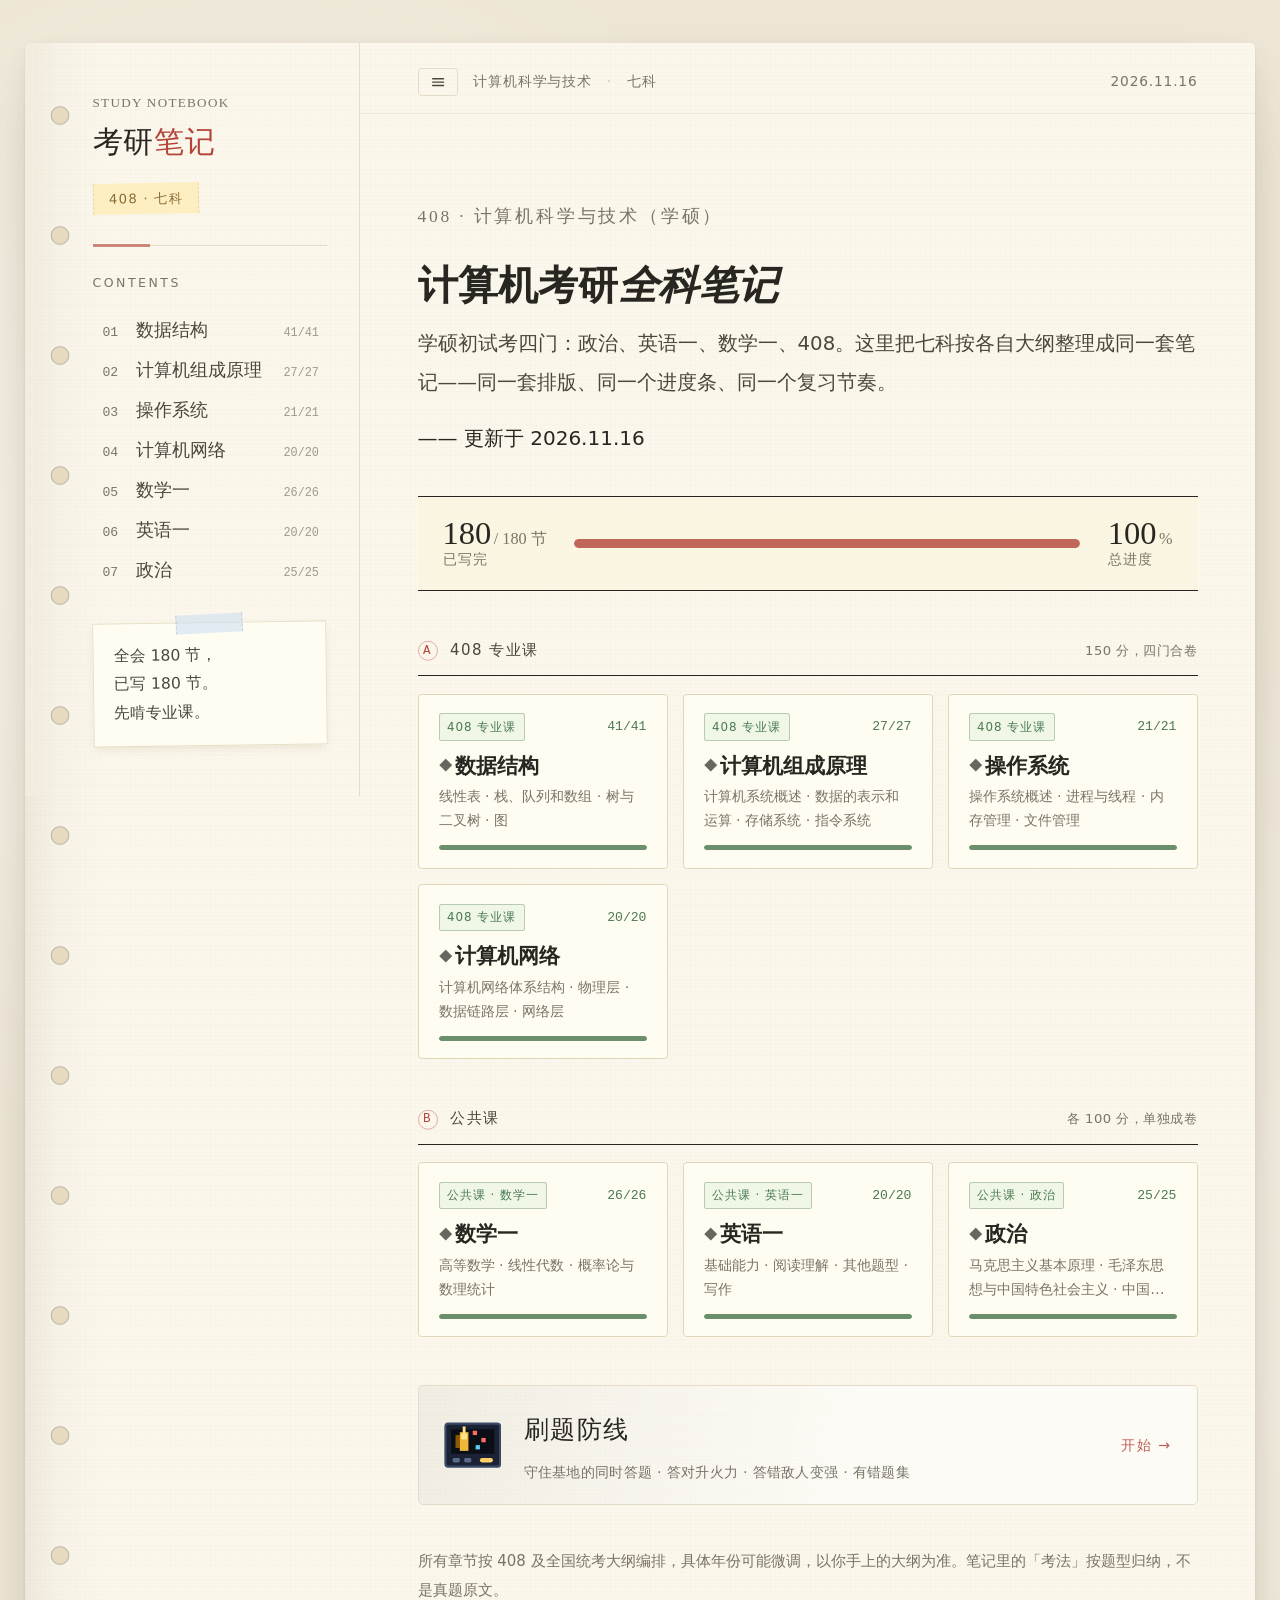
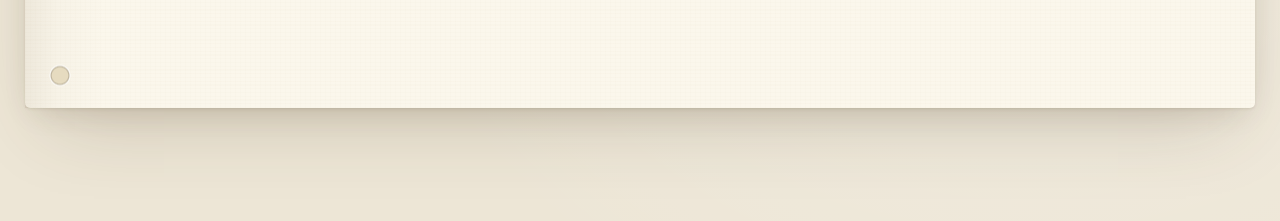
<file: index.html>
<!DOCTYPE html>
<html lang="zh-CN">
<head>
<meta charset="UTF-8">
<meta name="viewport" content="width=device-width, initial-scale=1.0">
<title>数据结构 · 考研笔记</title>
<link rel="stylesheet" href="app.css?v=202611170030">
</head>
<body data-page="home">

<div class="book">
  <div class="holes"></div>

  <aside class="spine">
    <div class="hand-sub">STUDY NOTEBOOK</div>
    <div class="hand-title">考研<span>笔记</span></div>
    <div class="tape">408</div>

    <div class="rule-doodle"></div>

    <div class="toc-label">Contents</div>
    <ul class="toc" id="toc"></ul>

    <div class="memo" id="memo">加载中…</div>
  </aside>

  <div class="page">
    <div class="page-top">
      <div class="l">
        <button class="menu-btn" id="menuBtn">☰ 章节</button>
        <span>数据结构</span><span class="sep">·</span><span>全六章</span>
      </div>
      <div>2026.11.16</div>
    </div>
    <main id="main"></main>
  </div>
</div>

<div class="mask" id="mask"></div>

<script src="data/ds.js"></script>
<script src="data/coa.js"></script>
<script src="data/os.js"></script>
<script src="data/math.js"></script>
<script src="data/en.js"></script>
<script src="data/pol.js"></script>
<script src="data/net.js"></script>
<script src="render.js"></script>
</body>
</html>
</file>
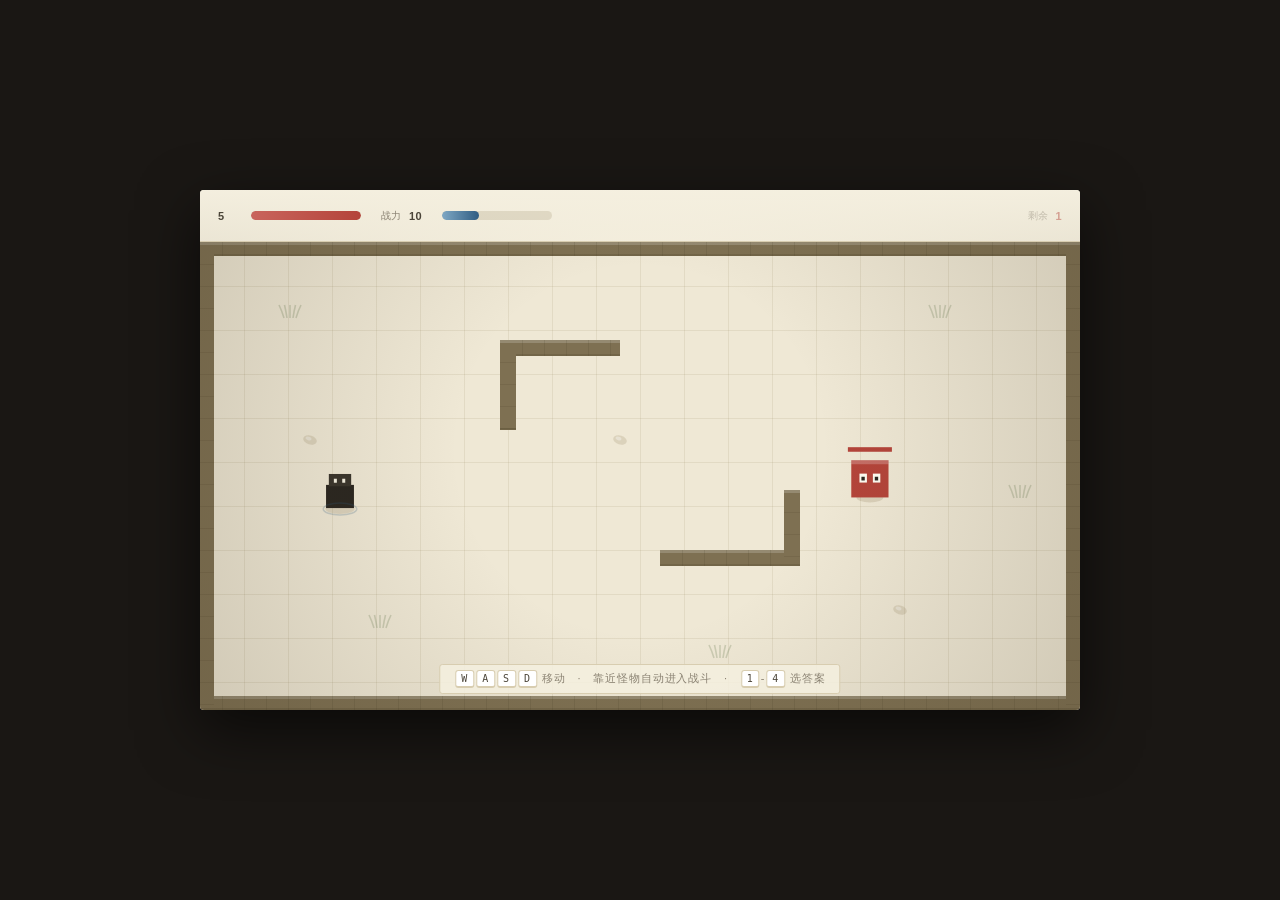
<file: game/index.html>
<!DOCTYPE html>
<html lang="zh-CN">
<head>
<meta charset="UTF-8">
<meta name="viewport" content="width=device-width,initial-scale=1.0">
<title>考研闯关 · 第一关</title>
<style>
  *{margin:0;padding:0;box-sizing:border-box}
  :root{
    --paper:#F5F0E0; --paper2:#FBF7EC;
    --ink:#2A2620; --ink2:#4A4438; --ink3:#8A8272;
    --rule:#D8CDB0; --red:#B4443A; --green:#4A7A52; --blue:#2F5C82;
  }
  body{
    background:#1A1714; min-height:100vh;
    display:flex; align-items:center; justify-content:center;
    font-family:-apple-system,"Segoe UI","PingFang SC","Microsoft YaHei",sans-serif;
    overflow:hidden;
  }
  #stage{
    position:relative; width:880px; height:520px;
    background:var(--paper); border-radius:4px; overflow:hidden;
    box-shadow:0 20px 60px rgba(0,0,0,.6);
  }
  canvas{display:block; image-rendering:pixelated}

  /* ---------- 顶部状态条 ---------- */
  #hud{
    position:absolute; left:0; top:0; right:0; height:52px;
    display:flex; align-items:center; gap:20px; padding:0 18px;
    background:linear-gradient(180deg,rgba(245,240,224,.96),rgba(245,240,224,.7));
    border-bottom:1px solid var(--rule);
    font-size:11px; color:var(--ink3); letter-spacing:.04em;
    pointer-events:none;
  }
  .bar-wrap{display:flex; align-items:center; gap:7px}
  .bar-wrap b{color:var(--ink2); font-weight:600; min-width:26px}
  .bar{width:110px; height:9px; background:rgba(120,100,60,.16); border-radius:5px; overflow:hidden}
  .bar i{display:block; height:100%; border-radius:5px; transition:width .28s ease}
  #hpFill{background:linear-gradient(90deg,#C9645C,#B4443A)}
  #pwFill{background:linear-gradient(90deg,#7FA8C4,#2F5C82)}
  #mobBox{margin-left:auto; display:flex; align-items:center; gap:7px; opacity:.45; transition:opacity .3s}
  #mobBox.on{opacity:1}

  /* ---------- 提示 ---------- */
  #tips{
    position:absolute; left:50%; bottom:16px; transform:translateX(-50%);
    font-size:11px; color:var(--ink3); letter-spacing:.08em;
    background:rgba(245,240,224,.85); padding:5px 14px; border-radius:3px;
    border:1px solid var(--rule); white-space:nowrap;
  }
  kbd{
    display:inline-block; padding:0 5px; border:1px solid var(--rule);
    border-bottom-width:2px; border-radius:3px; background:#fff;
    font-family:ui-monospace,Consolas,monospace; font-size:10px;
    color:var(--ink2); line-height:15px; margin:0 1px;
  }

  /* ---------- 战斗面板 ---------- */
  #battle{
    position:absolute; inset:0; background:rgba(26,23,20,.82);
    display:none; align-items:center; justify-content:center;
    z-index:10;
  }
  #battle.on{display:flex}
  .card{
    width:600px; background:var(--paper2);
    border:1px solid var(--rule); border-radius:4px;
    box-shadow:0 24px 60px rgba(0,0,0,.5);
    overflow:hidden; animation:pop .22s cubic-bezier(.2,1.3,.4,1);
  }
  @keyframes pop{from{transform:scale(.94);opacity:0}to{transform:scale(1);opacity:1}}
  .card-top{
    display:flex; align-items:center; justify-content:space-between;
    padding:10px 20px; border-bottom:1px solid var(--rule);
    background:rgba(180,68,58,.05);
  }
  .mob-name{font-size:12px; color:var(--red); letter-spacing:.1em}
  .mob-hp{display:flex; gap:4px}
  .pip{width:9px; height:9px; border-radius:2px; background:var(--red); opacity:.9; transition:.2s}
  .pip.gone{background:rgba(180,68,58,.18)}
  .q-body{padding:22px 24px 18px}
  .q-tag{
    display:inline-block; font-size:10px; letter-spacing:.1em;
    color:var(--ink3); border:1px solid var(--rule); border-radius:2px;
    padding:1px 7px; margin-bottom:11px;
  }
  .q-text{font-size:16px; line-height:1.85; color:var(--ink); margin-bottom:18px}
  .opts{display:flex; flex-direction:column; gap:8px}
  .opt{
    display:block; position:relative;
    padding:11px 14px 11px 40px; border:1px solid var(--rule); border-radius:3px;
    background:#FFFCF4; cursor:pointer; transition:.14s;
    font-size:14px; line-height:1.7; color:var(--ink2); text-align:left;
    font-family:inherit; width:100%;
  }
  .opt:hover{background:#fff; border-color:var(--ink3); transform:translateX(2px)}
  .opt .k{
    position:absolute; left:13px; top:12px;
    width:18px; height:18px; border-radius:2px;
    background:rgba(120,100,60,.12); color:var(--ink3);
    font-family:ui-monospace,Consolas,monospace; font-size:10px; font-style:normal;
    display:flex; align-items:center; justify-content:center;
  }
  .opt.right{background:rgba(74,122,82,.12); border-color:var(--green); color:var(--ink)}
  .opt.right .k{background:var(--green); color:#fff}
  .opt.wrong{background:rgba(180,68,58,.1); border-color:var(--red); color:var(--ink)}
  .opt.wrong .k{background:var(--red); color:#fff}
  .opt.lock{pointer-events:none}
  .exp{
    display:none; margin-top:14px; padding:12px 14px;
    border-left:2px solid var(--rule); background:rgba(255,255,255,.5);
    font-size:12.5px; line-height:1.85; color:var(--ink3);
  }
  .exp.on{display:block}
  .exp b{color:var(--ink2)}
  .card-foot{
    display:flex; align-items:center; justify-content:space-between;
    padding:10px 20px; border-top:1px solid var(--rule);
    background:rgba(255,255,255,.4); font-size:11px; color:var(--ink3);
  }
  .next-btn{
    padding:6px 18px; border:1px solid var(--ink); border-radius:3px;
    background:var(--ink); color:var(--paper); font-size:12px;
    letter-spacing:.06em; cursor:pointer; font-family:inherit; transition:.15s;
  }
  .next-btn:hover{background:var(--red); border-color:var(--red)}

  /* ---------- 飘字 ---------- */
  .float{
    position:absolute; font-family:ui-monospace,Consolas,monospace;
    font-size:15px; font-weight:600; pointer-events:none; z-index:20;
    animation:floatUp 1s ease-out forwards;
  }
  @keyframes floatUp{
    0%{opacity:0; transform:translateY(0) scale(.8)}
    20%{opacity:1; transform:translateY(-6px) scale(1.1)}
    100%{opacity:0; transform:translateY(-40px) scale(1)}
  }
  @keyframes shake{
    0%,100%{transform:translate(0,0)}
    20%{transform:translate(-6px,2px)}
    40%{transform:translate(6px,-2px)}
    60%{transform:translate(-4px,-1px)}
    80%{transform:translate(4px,1px)}
  }
  #stage.shake{animation:shake .32s}

  /* ---------- 结算 ---------- */
  #over{
    position:absolute; inset:0; background:rgba(26,23,20,.9);
    display:none; flex-direction:column; align-items:center; justify-content:center;
    gap:16px; z-index:30; color:var(--paper);
  }
  #over.on{display:flex}
  #over h2{font-size:30px; letter-spacing:.12em; font-weight:400}
  #over p{font-size:13px; color:rgba(245,240,224,.6); line-height:2; text-align:center}
  #over button{
    margin-top:8px; padding:9px 28px; border:1px solid rgba(245,240,224,.4);
    background:none; color:var(--paper); border-radius:3px; font-size:13px;
    letter-spacing:.1em; cursor:pointer; font-family:inherit; transition:.2s;
  }
  #over button:hover{background:var(--paper); color:var(--ink); border-color:var(--paper)}
</style>
</head>
<body>
<div id="stage">
  <canvas id="game" width="880" height="520"></canvas>

  <div id="hud">
    <div class="bar-wrap"><b id="hpNum">5</b><div class="bar"><i id="hpFill" style="width:100%"></i></div></div>
    <div class="bar-wrap"><span style="font-size:10px">战力</span><b id="pwNum">10</b><div class="bar"><i id="pwFill" style="width:20%"></i></div></div>
    <div class="bar-wrap" id="comboWrap" style="opacity:0"><span style="color:var(--red)">连击</span><b id="comboNum" style="color:var(--red)">0</b></div>
    <div id="mobBox"><span style="font-size:10px">剩余</span><b id="mobNum" style="color:var(--red)">1</b></div>
  </div>

  <div id="tips"><kbd>W</kbd><kbd>A</kbd><kbd>S</kbd><kbd>D</kbd> 移动　·　靠近怪物自动进入战斗　·　<kbd>1</kbd>-<kbd>4</kbd> 选答案</div>

  <div id="battle">
    <div class="card">
      <div class="card-top">
        <span class="mob-name" id="mobName">◆ 顺序表小妖</span>
        <div class="mob-hp" id="mobPips"></div>
      </div>
      <div class="q-body">
        <span class="q-tag" id="qTag">数据结构 · 1.2</span>
        <div class="q-text" id="qText"></div>
        <div class="opts" id="opts"></div>
        <div class="exp" id="exp"></div>
      </div>
      <div class="card-foot">
        <span id="footHint">选一个答案</span>
        <button class="next-btn" id="nextBtn" style="visibility:hidden">继续 →</button>
      </div>
    </div>
  </div>

  <div id="over">
    <h2 id="overTitle">胜利</h2>
    <p id="overText"></p>
    <button onclick="location.reload()">再来一次</button>
  </div>
</div>

<script>
/* ============================================================
   考研闯关 · 第一关 MVP
   验证核心机制：探索态走位 → 战斗态答题 → 数值变化
   ============================================================ */

const cvs = document.getElementById('game');
const ctx = cvs.getContext('2d');
const W = 880, H = 520;

/* ---------- 题库（MVP 硬编码 5 题，后面从 data/ 读） ---------- */
const QUESTIONS = [
  {
    tag: '数据结构 · 1.2',
    q: '在长度为 n 的顺序表第 i 个位置插入一个元素，需要移动多少个元素？',
    opts: ['n − i', 'n − i + 1', 'n − i − 1', 'i'],
    ans: 1,
    exp: '插入是 n−i+1，删除才是 n−i。差一个是因为插入允许插到表尾之后（i = n+1 时移动 0 个）。'
  },
  {
    tag: '数据结构 · 2.2',
    q: '8 位补码能表示的整数范围是？',
    opts: ['−127 ~ 127', '−128 ~ 127', '0 ~ 255', '−128 ~ 128'],
    ans: 1,
    exp: '补码的 0 只有一种表示，所以比原码多一个负数：−128 ~ 127。原码才是 −127 ~ 127。'
  },
  {
    tag: '数据结构 · 2.3',
    q: '循环队列（牺牲一个单元）判满的条件是？',
    opts: ['front == rear', '(rear + 1) % MaxSize == front', 'rear == MaxSize − 1', 'front + 1 == rear'],
    ans: 1,
    exp: '判空是 front == rear，判满是 (rear+1)%MaxSize == front。牺牲一个单元就是为了区分这两种情况。'
  },
  {
    tag: '数据结构 · 5.3',
    q: 'n 个结点的折半查找判定树，高度是多少？',
    opts: ['⌊log₂n⌋ + 1', '⌈log₂n⌉', 'n / 2', 'log₂(n+1)'],
    ans: 0,
    exp: '判定树高度 = ⌊log₂n⌋ + 1，这也是最多比较次数。n=7 时高度 3。'
  },
  {
    tag: '数据结构 · 6.3',
    q: '快速排序在什么情况下最慢（O(n²)）？',
    opts: ['数据随机排列', '数据基本有序或基本逆序', '数据全部相同', '数据规模很小'],
    ans: 1,
    exp: '已排序时每次划分都把元素分到一边，递归 n 层退化。解法是随机选基准或三数取中。'
  }
];

/* ---------- 游戏状态 ---------- */
const state = {
  mode: 'explore',      // explore | battle | over
  keys: {},
  qIndex: 0,
  kills: 0,
  totalPower: 0
};

const player = {
  x: 140, y: 300, r: 11, speed: 2.6,
  hp: 5, maxHp: 5,
  power: 10,
  combo: 0,
  hitFlash: 0
};

const monster = {
  x: 640, y: 280, r: 12,
  hp: 3, maxHp: 3,
  x0: 640, y0: 280,
  t: 0,
  rage: 0,
  alive: true,
  hitFlash: 0
};

/* 障碍物（墙） */
const walls = [
  { x: 0,   y: 52,  w: 880, h: 14 },
  { x: 0,   y: 506, w: 880, h: 14 },
  { x: 0,   y: 52,  w: 14,  h: 468 },
  { x: 866, y: 52,  w: 14,  h: 468 },
  { x: 300, y: 150, w: 120, h: 16 },
  { x: 300, y: 150, w: 16,  h: 90  },
  { x: 460, y: 360, w: 140, h: 16 },
  { x: 584, y: 300, w: 16,  h: 76  }
];

/* ---------- 输入 ---------- */
window.addEventListener('keydown', e => {
  const k = e.key.toLowerCase();
  state.keys[k] = true;

  if(state.mode === 'battle'){
    const n = parseInt(e.key);
    if(n >= 1 && n <= 4) chooseOption(n - 1);
    if(e.key === 'Enter' || e.key === ' '){
      const btn = document.getElementById('nextBtn');
      if(btn.style.visibility === 'visible'){ e.preventDefault(); nextQuestion(); }
    }
  }
  if(['w','a','s','d',' '].includes(k)) e.preventDefault();
});
window.addEventListener('keyup', e => { state.keys[e.key.toLowerCase()] = false; });

/* ---------- 碰撞 ---------- */
function hitsWall(x, y, r){
  // 边界
  if(x - r < 14 || x + r > 866 || y - r < 66 || y + r > 506) return true;
  for(const w of walls){
    if(x + r > w.x && x - r < w.x + w.w && y + r > w.y && y - r < w.y + w.h) return true;
  }
  return false;
}

/* ---------- 更新 ---------- */
function update(){
  if(state.mode !== 'explore') return;

  let dx = 0, dy = 0;
  if(state.keys['a']) dx -= 1;
  if(state.keys['d']) dx += 1;
  if(state.keys['w']) dy -= 1;
  if(state.keys['s']) dy += 1;

  if(dx || dy){
    const len = Math.hypot(dx, dy) || 1;
    const nx = player.x + (dx / len) * player.speed;
    const ny = player.y + (dy / len) * player.speed;
    if(!hitsWall(nx, player.y, player.r)) player.x = nx;
    if(!hitsWall(player.x, ny, player.r)) player.y = ny;
  }

  // 怪物游荡
  if(monster.alive){
    monster.t += 0.016;
    monster.x = monster.x0 + Math.sin(monster.t * 1.1) * 42;
    monster.y = monster.y0 + Math.cos(monster.t * 1.7) * 26;

    // 靠近触发战斗
    const dist = Math.hypot(player.x - monster.x, player.y - monster.y);
    if(dist < player.r + monster.r + 14) startBattle();
  }

  if(player.hitFlash > 0) player.hitFlash -= 0.05;
  if(monster.hitFlash > 0) monster.hitFlash -= 0.05;
}

/* ---------- 绘制 ---------- */
function drawFloor(){
  ctx.fillStyle = '#F0E9D6';
  ctx.fillRect(0, 0, W, H);

  // 交错地砖
  const T = 44;
  for(let y = 52; y < H; y += T){
    for(let x = 0; x < W; x += T){
      const odd = ((x / T) + (y / T)) % 2 === 0;
      ctx.fillStyle = odd ? 'rgba(190,172,136,.10)' : 'rgba(190,172,136,.02)';
      ctx.fillRect(x, y, T, T);
    }
  }
  // 砖缝
  ctx.strokeStyle = 'rgba(150,132,96,.14)';
  ctx.lineWidth = 1;
  for(let x = 0; x < W; x += T){
    ctx.beginPath(); ctx.moveTo(x + .5, 52); ctx.lineTo(x + .5, H); ctx.stroke();
  }
  for(let y = 52; y < H; y += T){
    ctx.beginPath(); ctx.moveTo(0, y + .5); ctx.lineTo(W, y + .5); ctx.stroke();
  }

  // 装饰：草丛、碎石
  const decos = [
    [90, 120, 'grass'], [180, 430, 'grass'], [740, 120, 'grass'],
    [420, 250, 'stone'], [700, 420, 'stone'], [110, 250, 'stone'],
    [820, 300, 'grass'], [520, 460, 'grass']
  ];
  for(const [dx, dy, kind] of decos){
    if(kind === 'grass'){
      ctx.strokeStyle = 'rgba(110,130,90,.28)';
      ctx.lineWidth = 1.6;
      for(let i = -2; i <= 2; i++){
        ctx.beginPath();
        ctx.moveTo(dx + i * 3, dy + 8);
        ctx.quadraticCurveTo(dx + i * 4, dy + 1, dx + i * 5.5, dy - 5);
        ctx.stroke();
      }
    } else {
      ctx.fillStyle = 'rgba(150,132,96,.22)';
      ctx.beginPath();
      ctx.ellipse(dx, dy, 7, 4.5, .3, 0, Math.PI * 2);
      ctx.fill();
      ctx.fillStyle = 'rgba(255,255,255,.35)';
      ctx.beginPath();
      ctx.ellipse(dx - 1.5, dy - 1.5, 3, 1.8, .3, 0, Math.PI * 2);
      ctx.fill();
    }
  }
}

function drawWalls(){
  for(const w of walls){
    ctx.fillStyle = '#7E7052';
    ctx.fillRect(w.x, w.y, w.w, w.h);
    // 顶部高光
    ctx.fillStyle = 'rgba(255,255,255,.18)';
    ctx.fillRect(w.x, w.y, w.w, 3);
    // 底部阴影
    ctx.fillStyle = 'rgba(60,50,30,.18)';
    ctx.fillRect(w.x, w.y + w.h - 2, w.w, 2);
    // 砖纹
    ctx.strokeStyle = 'rgba(60,50,30,.12)';
    ctx.lineWidth = 1;
    if(w.w > w.h){
      for(let x = w.x + 22; x < w.x + w.w; x += 22){
        ctx.beginPath(); ctx.moveTo(x + .5, w.y); ctx.lineTo(x + .5, w.y + w.h); ctx.stroke();
      }
    } else {
      for(let y = w.y + 22; y < w.y + w.h; y += 22){
        ctx.beginPath(); ctx.moveTo(w.x, y + .5); ctx.lineTo(w.x + w.w, y + .5); ctx.stroke();
      }
    }
  }
}

function drawPlayer(){
  const p = player;
  const bob = Math.sin(Date.now() / 200) * 1.6;
  const S = 1.55;   // 体型放大倍数
  const w = 18 * S, h = 22 * S;

  // 影子
  ctx.fillStyle = 'rgba(120,100,60,.16)';
  ctx.beginPath();
  ctx.ellipse(p.x, p.y + h * 0.5 + 2, w * 0.52, 5, 0, 0, Math.PI * 2);
  ctx.fill();

  // 身体
  ctx.fillStyle = p.hitFlash > 0 ? '#B4443A' : '#2A2620';
  ctx.fillRect(p.x - w / 2, p.y - h * 0.18 + bob, w, h * 0.68);

  // 头
  ctx.fillStyle = p.hitFlash > 0 ? '#C9574B' : '#3A352C';
  ctx.fillRect(p.x - w * 0.4, p.y - h * 0.5 + bob, w * 0.8, h * 0.36);

  // 眼睛
  ctx.fillStyle = '#F5F0E0';
  const eyeY = p.y - h * 0.36 + bob;
  ctx.fillRect(p.x - w * 0.22, eyeY, 3, 4);
  ctx.fillRect(p.x + w * 0.08, eyeY, 3, 4);

  // 脚下光晕
  ctx.strokeStyle = 'rgba(47,92,130,.22)';
  ctx.lineWidth = 1.5;
  ctx.beginPath();
  ctx.ellipse(p.x, p.y + h * 0.5 + 2, w * 0.6, 6, 0, 0, Math.PI * 2);
  ctx.stroke();
}

function drawMonster(){
  if(!monster.alive) return;
  const m = monster;
  const pulse = 1 + Math.sin(Date.now() / 180) * 0.05;
  const size = 38 * pulse;

  // 狂暴光环
  if(m.rage > 0){
    for(let i = 0; i < m.rage; i++){
      ctx.strokeStyle = `rgba(180,68,58,${0.22 - i * 0.05})`;
      ctx.lineWidth = 2;
      ctx.beginPath();
      ctx.arc(m.x, m.y, size * 0.62 + i * 7, 0, Math.PI * 2);
      ctx.stroke();
    }
  }

  // 影子
  ctx.fillStyle = 'rgba(120,100,60,.18)';
  ctx.beginPath();
  ctx.ellipse(m.x, m.y + size * 0.5, size * 0.36, 5, 0, 0, Math.PI * 2);
  ctx.fill();

  // 身体
  ctx.fillStyle = m.hitFlash > 0 ? '#F0A090' : '#B4443A';
  ctx.fillRect(m.x - size / 2, m.y - size / 2, size, size);

  // 高光
  ctx.fillStyle = 'rgba(255,255,255,.22)';
  ctx.fillRect(m.x - size / 2, m.y - size / 2, size, 4);

  // 眼睛
  ctx.fillStyle = '#FFFDF2';
  const eyeY = m.y - size * 0.14;
  const ew = size * 0.2, eh = size * 0.24;
  ctx.fillRect(m.x - size * 0.28, eyeY, ew, eh);
  ctx.fillRect(m.x + size * 0.08, eyeY, ew, eh);
  ctx.fillStyle = '#2A2620';
  const look = Math.sin(Date.now() / 900) * 2;
  ctx.fillRect(m.x - size * 0.2 + look, eyeY + eh * 0.35, size * 0.09, size * 0.1);
  ctx.fillRect(m.x + size * 0.16 + look, eyeY + eh * 0.35, size * 0.09, size * 0.1);

  // 血条
  const bw = 44, bh = 4.5;
  const bx = m.x - bw / 2, by = m.y - size / 2 - 13;
  ctx.fillStyle = 'rgba(180,68,58,.18)';
  ctx.fillRect(bx, by, bw, bh);
  ctx.fillStyle = '#B4443A';
  ctx.fillRect(bx, by, bw * (m.hp / m.maxHp), bh);
}

function drawVignette(){
  const g = ctx.createRadialGradient(W / 2, H / 2, H * 0.35, W / 2, H / 2, H * 0.95);
  g.addColorStop(0, 'rgba(60,50,30,0)');
  g.addColorStop(1, 'rgba(60,50,30,.16)');
  ctx.fillStyle = g;
  ctx.fillRect(0, 0, W, H);
}

function draw(){
  drawFloor();
  drawWalls();
  drawMonster();
  drawPlayer();
  drawVignette();
}

function loop(){
  update();
  draw();
  requestAnimationFrame(loop);
}

/* ---------- 战斗 ---------- */
function startBattle(){
  state.mode = 'battle';
  state.qIndex = state.qIndex % QUESTIONS.length;
  renderQuestion();
  document.getElementById('battle').classList.add('on');
  document.getElementById('mobBox').classList.add('on');
  updateHUD();
}

function renderQuestion(){
  const q = QUESTIONS[state.qIndex];
  document.getElementById('qTag').textContent = q.tag;
  document.getElementById('qText').textContent = q.q;

  const box = document.getElementById('opts');
  box.innerHTML = '';
  q.opts.forEach((text, i) => {
    const b = document.createElement('button');
    b.className = 'opt';
    b.innerHTML = '<i class="k">' + (i + 1) + '</i>' + text;
    b.onclick = () => chooseOption(i);
    box.appendChild(b);
  });

  document.getElementById('exp').classList.remove('on');
  document.getElementById('exp').textContent = '';
  document.getElementById('nextBtn').style.visibility = 'hidden';
  document.getElementById('footHint').textContent = '选一个答案（按 1-4 也可以）';
  renderPips();
}

function renderPips(){
  const box = document.getElementById('mobPips');
  box.innerHTML = '';
  for(let i = 0; i < monster.maxHp; i++){
    const d = document.createElement('span');
    d.className = 'pip' + (i >= monster.hp ? ' gone' : '');
    box.appendChild(d);
  }
}

function chooseOption(i){
  if(state.mode !== 'battle') return;
  if(document.getElementById('nextBtn').style.visibility === 'visible') return;

  const q = QUESTIONS[state.qIndex];
  const opts = [...document.querySelectorAll('.opt')];
  opts.forEach(o => o.classList.add('lock'));

  const correct = i === q.ans;
  opts[i].classList.add(correct ? 'right' : 'wrong');
  if(!correct) opts[q.ans].classList.add('right');

  if(correct){
    // 答对：怪物掉血，玩家战力涨，连击+
    player.combo++;
    const bonus = player.combo >= 3 ? 2 : 0;
    player.power += 2 + bonus;
    monster.hp--;
    monster.hitFlash = 1;
    floatText('+' + (2 + bonus) + ' 战力', monster.x, monster.y - 20, '#2F5C82');
    if(player.combo >= 3) floatText('连击 ×' + player.combo, monster.x, monster.y - 44, '#B4443A');
    if(monster.hp <= 0){
      monster.alive = false;
      state.kills++;
      floatText('击破！', monster.x, monster.y - 20, '#4A7A52');
    }
  } else {
    // 答错：玩家掉血，怪物回血 + 狂暴（真的变难）
    player.combo = 0;
    player.hp--;
    monster.rage = Math.min(4, monster.rage + 1);

    // 回血 + 上限提高，让「变难」肉眼可见
    if(monster.maxHp < 6){
      monster.maxHp++;
      monster.hp = Math.min(monster.maxHp, monster.hp + 2);
    } else {
      monster.hp = monster.maxHp;
    }

    player.hitFlash = 1;
    document.getElementById('stage').classList.add('shake');
    setTimeout(() => document.getElementById('stage').classList.remove('shake'), 340);
    floatText('−1', player.x, player.y - 26, '#B4443A');
    floatText('狂暴 ' + monster.rage, monster.x, monster.y - 20, '#B4443A');
  }

  document.getElementById('exp').innerHTML = '<b>解析　</b>' + q.exp;
  document.getElementById('exp').classList.add('on');
  document.getElementById('footHint').textContent = correct ? '答对了' : '答错了，怪物变强了';
  document.getElementById('nextBtn').style.visibility = 'visible';

  updateHUD();
  renderPips();
}

function nextQuestion(){
  document.getElementById('battle').classList.remove('on');

  // 胜利 / 失败判定
  if(player.hp <= 0){ return endGame(false); }
  if(!monster.alive){
    state.mode = 'explore';
    // 简单结算：全部打完就胜利
    setTimeout(() => endGame(true), 400);
    return;
  }

  // 继续打同一只怪（换下一题）
  state.mode = 'battle';
  state.qIndex = (state.qIndex + 1) % QUESTIONS.length;
  renderQuestion();
  document.getElementById('battle').classList.add('on');
}

/* ---------- HUD ---------- */
function updateHUD(){
  document.getElementById('hpNum').textContent = Math.max(0, player.hp);
  document.getElementById('hpFill').style.width = Math.max(0, player.hp / player.maxHp * 100) + '%';
  document.getElementById('pwNum').textContent = player.power;
  document.getElementById('pwFill').style.width = Math.min(100, player.power / 30 * 100) + '%';

  const cw = document.getElementById('comboWrap');
  cw.style.opacity = player.combo > 0 ? 1 : 0;
  document.getElementById('comboNum').textContent = player.combo;

  document.getElementById('mobNum').textContent = monster.alive ? 1 : 0;
}

/* ---------- 飘字 ---------- */
function floatText(text, x, y, color){
  const el = document.createElement('div');
  el.className = 'float';
  el.textContent = text;
  el.style.color = color;
  el.style.left = x + 'px';
  el.style.top = y + 'px';
  el.style.transform = 'translate(-50%,-50%)';
  document.getElementById('stage').appendChild(el);
  setTimeout(() => el.remove(), 1000);
}

/* ---------- 结算 ---------- */
function endGame(win){
  state.mode = 'over';
  document.getElementById('battle').classList.remove('on');
  document.getElementById('over').classList.add('on');
  document.getElementById('overTitle').textContent = win ? '通关' : '倒下了';
  document.getElementById('overTitle').style.color = win ? '#B4443A' : 'rgba(245,240,224,.5)';
  document.getElementById('overText').innerHTML = win
    ? '击败了 1 只怪，最终战力 <b style="color:#7FA8C4">' + player.power + '</b><br>剩余生命 ' + player.hp + ' / 5'
    : '生命耗尽。别灰心 —— 答错的题才是要重点看的地方。<br>本局战力 ' + player.power;
}

/* ---------- 启动 ---------- */
document.getElementById('nextBtn').onclick = nextQuestion;
updateHUD();
loop();
</script>
</body>
</html>
</file>
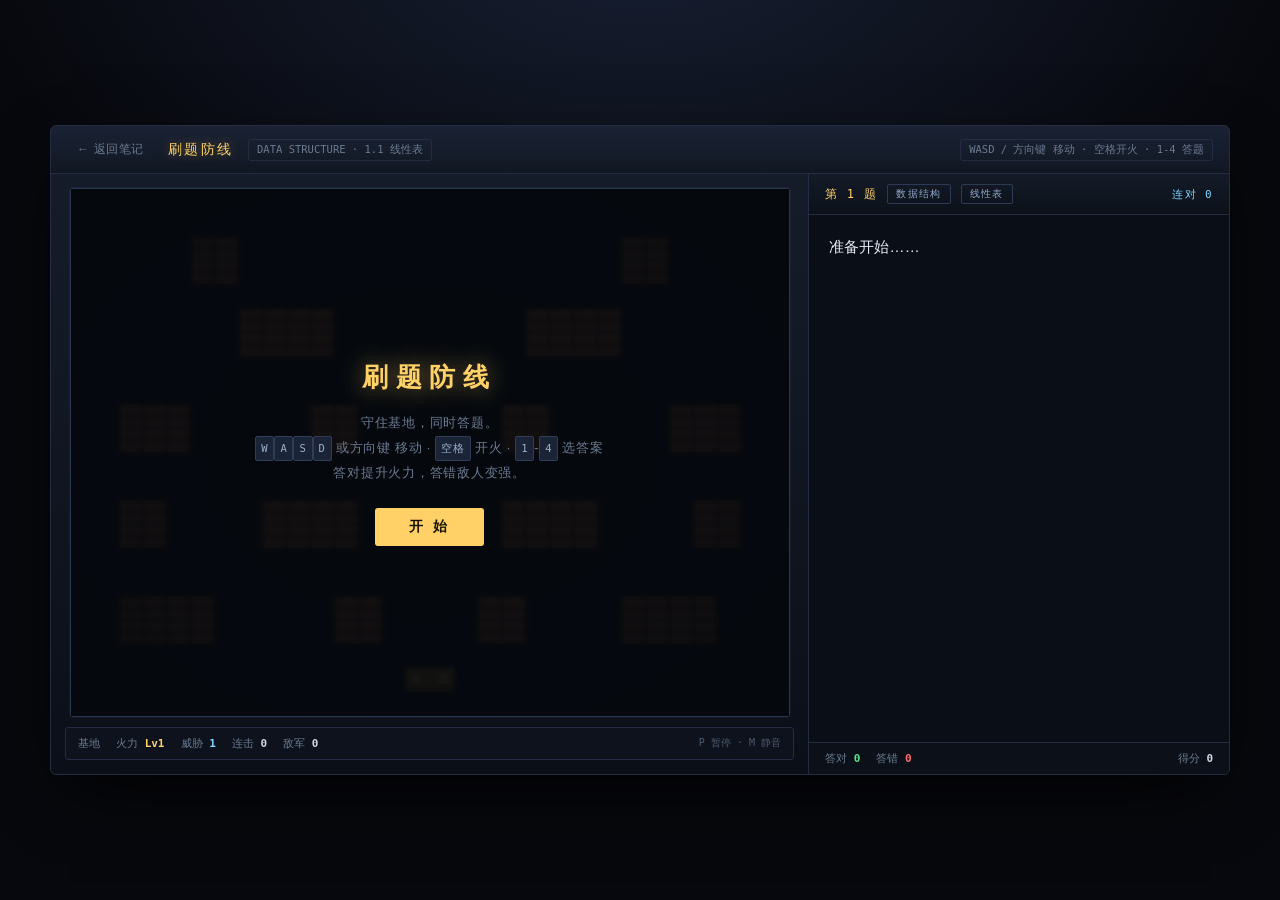
<file: game-v1-backup.html>
<!DOCTYPE html>
<html lang="zh-CN">
<head>
<meta charset="UTF-8">
<meta name="viewport" content="width=device-width, initial-scale=1.0">
<title>刷题防线 · 考研笔记</title>
<style>
:root{
  --bg:#07080d;
  --panel:#0e131d;
  --line:#232c40;
  --ink:#cfd8e6;
  --dim:#6b7a91;
  --gold:#ffd166;
  --cyan:#7fd6ff;
  --red:#ff6b6b;
  --green:#5fe08a;
}
*{margin:0;padding:0;box-sizing:border-box}
html,body{height:100%}
body{
  background:radial-gradient(1100px 700px at 50% -10%,#182034,#07080d 62%);
  color:var(--ink);
  font-family:-apple-system,"Segoe UI","Microsoft YaHei",sans-serif;
  display:flex;align-items:center;justify-content:center;
  padding:18px;overflow:hidden;
}

/* 机柜 */
.cabinet{
  width:100%;max-width:1180px;
  background:linear-gradient(180deg,#161d2b,#0b0f18);
  border:1px solid var(--line);border-radius:6px;
  box-shadow:0 24px 70px -20px #000, inset 0 1px 0 rgba(255,255,255,.05);
  display:flex;flex-direction:column;
  overflow:hidden;
}

/* 顶栏 */
.top{
  display:flex;align-items:center;gap:14px;
  padding:10px 16px;border-bottom:1px solid var(--line);
  background:linear-gradient(180deg,#1a2234,#111722);
  font-size:12px;
}
.top a{
  color:var(--dim);text-decoration:none;letter-spacing:.05em;
  padding:4px 9px;border:1px solid transparent;border-radius:3px;transition:.15s;
}
.top a:hover{color:var(--gold);border-color:#33405c}
.top .name{
  font-size:14px;letter-spacing:.18em;color:var(--gold);
  text-shadow:0 0 12px rgba(255,209,102,.35);
}
.top .sp{flex:1}
.top .chip{
  font-family:"Cascadia Code",Consolas,monospace;font-size:10.5px;
  color:var(--dim);padding:3px 8px;border:1px solid var(--line);border-radius:3px;
}

/* 主体 */
.body{display:grid;grid-template-columns:1fr 420px;min-height:0}

/* 游戏区 */
.stage{
  position:relative;padding:14px;
  display:flex;flex-direction:column;gap:10px;
  border-right:1px solid var(--line);
  min-width:0;
}
.screen{
  position:relative;background:#0b0e14;
  border:1px solid #2a3550;border-radius:3px;
  box-shadow:inset 0 0 40px rgba(0,0,0,.8),0 0 0 1px rgba(120,160,220,.06);
  overflow:hidden;align-self:center;
  width:720px;max-width:100%;
}
.screen canvas{
  display:block;width:100%;height:auto;
  image-rendering:pixelated;image-rendering:crisp-edges;
}
/* 扫描线 + 暗角 */
.grain{
  position:absolute;inset:0;pointer-events:none;
  background:repeating-linear-gradient(180deg,rgba(0,0,0,.42) 0 1px,transparent 1px 3px);
  opacity:.5;mix-blend-mode:multiply;
}
.vig{
  position:absolute;inset:0;pointer-events:none;
  background:radial-gradient(ellipse at center,transparent 45%,rgba(0,0,0,.55) 100%);
}
/* 浮层提示 */
.toast{
  position:absolute;left:50%;top:16%;transform:translate(-50%,0);
  font-size:13px;letter-spacing:.14em;font-weight:600;
  padding:6px 16px;border-radius:3px;
  background:rgba(0,0,0,.72);border:1px solid currentColor;
  opacity:0;transition:opacity .2s,transform .35s;pointer-events:none;
  white-space:nowrap;
}
.toast.on{opacity:1;transform:translate(-50%,-8px)}
.toast.good{color:var(--green);text-shadow:0 0 14px rgba(95,224,138,.6)}
.toast.bad{color:var(--red);text-shadow:0 0 14px rgba(255,107,107,.6)}

/* HUD */
.hud{
  display:flex;align-items:center;gap:16px;
  padding:8px 12px;background:#0d121c;border:1px solid var(--line);border-radius:3px;
  font-family:"Cascadia Code",Consolas,monospace;font-size:11px;color:var(--dim);
  flex-wrap:wrap;
}
.hud b{color:var(--ink);font-weight:600}
.hud .bar{
  width:96px;height:6px;background:#1b2436;border-radius:3px;overflow:hidden;
}
.hud .bar i{display:block;height:100%;background:var(--gold);transition:width .2s}
.hud .bar.hp i{background:var(--green)}
.hud .lv{color:var(--gold)}
.hud .keys{margin-left:auto;color:#4d5a70;font-size:10px}

/* 答题区 */
.quiz{
  display:flex;flex-direction:column;min-height:0;background:#0a0e17;
}
.qhead{
  padding:10px 16px;border-bottom:1px solid var(--line);
  display:flex;align-items:center;gap:10px;
  font-size:11px;letter-spacing:.12em;color:var(--dim);
  background:linear-gradient(180deg,#141b28,#0c1119);
}
.qhead .n{
  font-family:"Cascadia Code",Consolas,monospace;
  color:var(--gold);font-size:12px;
}
.qhead .tag{
  padding:2px 8px;border:1px solid #2c3a55;border-radius:2px;
  color:#8fa6c8;font-size:10px;
}
.qhead .sp{flex:1}
.qhead .streak{
  font-family:"Cascadia Code",Consolas,monospace;color:var(--cyan);font-size:11px;
}

.qbody{padding:18px 20px;display:flex;flex-direction:column;gap:14px;overflow-y:auto;flex:1}
.qtext{
  font-size:15px;line-height:1.85;color:#e6edf7;letter-spacing:.01em;
}
.qtext code{
  font-family:"Cascadia Code",Consolas,monospace;font-size:13.5px;
  background:#1b2436;padding:1px 5px;border-radius:2px;color:var(--cyan);
}

.opts{display:flex;flex-direction:column;gap:8px}
.opt{
  display:flex;align-items:flex-start;gap:10px;
  padding:11px 13px;border:1px solid #263149;border-radius:4px;
  background:#0e1420;cursor:pointer;transition:.14s;
  font-size:13.5px;line-height:1.7;color:#c6d2e4;
  text-align:left;font-family:inherit;
}
.opt:hover{border-color:#3d5175;background:#131c2b}
.opt .k{
  flex:0 0 auto;width:18px;height:18px;border-radius:2px;
  background:#1d2740;color:#7d8fae;
  font-family:"Cascadia Code",Consolas,monospace;font-size:10.5px;
  display:flex;align-items:center;justify-content:center;margin-top:2px;
}
.opt.right{border-color:#2f6b45;background:rgba(95,224,138,.09)}
.opt.right .k{background:#2b6b45;color:#c9f5d9}
.opt.wrong{border-color:#7a3030;background:rgba(255,107,107,.08)}
.opt.wrong .k{background:#7a3030;color:#ffd9d9}
.opt.miss{border-color:#2f6b45;background:rgba(95,224,138,.05);opacity:.85}
.opt:disabled{cursor:default}

/* 解析 */
.why{
  border-left:2px solid var(--cyan);
  padding:10px 12px;background:rgba(127,214,255,.06);
  font-size:12.5px;line-height:1.85;color:#a9bdd6;
  display:none;
}
.why.on{display:block}
.why b{color:var(--cyan);font-weight:600}

/* 底部 */
.foot{
  padding:8px 16px;border-top:1px solid var(--line);
  display:flex;align-items:center;gap:16px;
  font-family:"Cascadia Code",Consolas,monospace;font-size:11px;color:var(--dim);
  background:#0c1119;
}
.foot b{color:var(--ink)}
.foot .ok{color:var(--green)}
.foot .no{color:var(--red)}
.foot .sp{flex:1}

/* 开始遮罩 */
.mask{
  position:absolute;inset:0;z-index:9;
  background:rgba(6,9,15,.92);backdrop-filter:blur(2px);
  display:flex;flex-direction:column;align-items:center;justify-content:center;
  gap:16px;text-align:center;padding:24px;
}
.mask.off{display:none}
.mask h1{
  font-size:26px;letter-spacing:.3em;color:var(--gold);
  text-shadow:0 0 24px rgba(255,209,102,.5);
}
.mask p{font-size:12.5px;color:var(--dim);line-height:2;letter-spacing:.06em}
.mask .btn{
  margin-top:6px;padding:10px 34px;
  background:var(--gold);color:#1a1206;border:none;border-radius:3px;
  font-size:14px;letter-spacing:.2em;font-weight:600;cursor:pointer;
  font-family:inherit;transition:.15s;
}
.mask .btn:hover{background:#ffe08a;transform:translateY(-1px)}
.mask kbd{
  display:inline-block;min-width:18px;padding:1px 5px;
  background:#1b2436;border:1px solid #2f3d58;border-radius:2px;
  font-family:"Cascadia Code",Consolas,monospace;font-size:10.5px;color:#9db0cc;
}

/* 结算 */
.over{color:var(--red);font-size:24px;letter-spacing:.3em;text-shadow:0 0 20px rgba(255,107,107,.5)}

@media(max-width:1080px){
  body{overflow:auto;align-items:flex-start}
  .body{grid-template-columns:1fr}
  .stage{border-right:none;border-bottom:1px solid var(--line)}
  .screen{width:100%;max-width:640px}
}
</style>
</head>
<body>

<div class="cabinet">
  <div class="top">
    <a href="index.html">← 返回笔记</a>
    <span class="name">刷题防线</span>
    <span class="chip">DATA STRUCTURE · 1.1 线性表</span>
    <span class="sp"></span>
    <span class="chip" id="hintKeys">WASD / 方向键 移动 · 空格开火 · 1-4 答题</span>
  </div>

  <div class="body">
    <!-- 左：游戏 -->
    <div class="stage">
      <div class="screen" id="screen">
        <canvas id="cv" width="480" height="352"></canvas>
        <div class="grain"></div>
        <div class="vig"></div>
        <div class="toast" id="toast"></div>
        <div class="mask" id="mask">
          <h1>刷题防线</h1>
          <p>
            守住基地，同时答题。<br>
            <kbd>W</kbd><kbd>A</kbd><kbd>S</kbd><kbd>D</kbd> 或方向键 移动 · <kbd>空格</kbd> 开火 · <kbd>1</kbd>-<kbd>4</kbd> 选答案<br>
            答对提升火力，答错敌人变强。
          </p>
          <button class="btn" id="startBtn">开 始</button>
        </div>
      </div>

      <div class="hud">
        <span>基地 <span class="bar hp"><i id="hpBar" style="width:100%"></i></span></span>
        <span>火力 <b class="lv" id="lvTxt">Lv1</b></span>
        <span>威胁 <b id="threatTxt">1</b></span>
        <span>连击 <b id="streakTxt">0</b></span>
        <span>敌军 <b id="enemyTxt">0</b></span>
        <span class="keys">P 暂停 · M 静音</span>
      </div>
    </div>

    <!-- 右：答题 -->
    <div class="quiz">
      <div class="qhead">
        <span class="n" id="qno">第 1 题</span>
        <span class="tag">数据结构</span>
        <span class="tag" id="qtag">线性表</span>
        <span class="sp"></span>
        <span class="streak" id="streakBox">连对 0</span>
      </div>

      <div class="qbody">
        <div class="qtext" id="qtext">准备开始……</div>
        <div class="opts" id="opts"></div>
        <div class="why" id="why"></div>
      </div>

      <div class="foot">
        <span>答对 <b class="ok" id="okN">0</b></span>
        <span>答错 <b class="no" id="noN">0</b></span>
        <span class="sp"></span>
        <span>得分 <b id="scoreN">0</b></span>
      </div>
    </div>
  </div>
</div>

<script>
/* ============================================================
   题库：数据结构 · 1.1 线性表
   ============================================================ */
const BANK = [
  {
    q:'线性表是 n 个数据元素的有限序列。这里的「有限」指的是？',
    o:['元素的个数 n 是有限的','每个元素的大小有限','表中的操作次数有限','存储空间有限'],
    a:0,
    why:'线性表的定义强调「有限序列」——元素个数 n ≥ 0 且有限。n = 0 时是空表。元素大小、操作次数、存储空间都不在这个定义里。'
  },
  {
    q:'线性表是一种（　）结构。',
    o:['逻辑结构','存储结构','物理结构','索引结构'],
    a:0,
    why:'线性表描述的是元素之间的逻辑关系（一对一的前驱后继），属于逻辑结构。它可以用顺序存储（数组）或链式存储（链表）实现，那才是存储结构。'
  },
  {
    q:'顺序表的特点是逻辑上相邻的元素在物理位置上也相邻。这个特点带来的主要缺点是？',
    o:['插入删除要移动大量元素','不能随机访问','存储密度低','只能用指针访问'],
    a:0,
    why:'顺序表的优点正是随机访问 O(1)；缺点是插入删除平均要移动 n/2 个元素，且需要预先分配连续空间。存储密度高（不用存指针）是它的优点。'
  },
  {
    q:'在长度为 n 的顺序表中，删除第 i 个元素（1 ≤ i ≤ n），平均需要移动多少个元素？',
    o:['(n−1)/2','n/2','(n+1)/2','n'],
    a:0,
    why:'删除第 i 个元素要移动第 i+1 到第 n 个，共 n−i 个。i 从 1 到 n 等概率取值，平均值 = (1/n)·Σ(n−i) = (n−1)/2。'
  },
  {
    q:'在长度为 n 的顺序表中，第 i 个位置插入一个元素，需要移动的元素个数是？',
    o:['n−i+1','n−i','n−i−1','i'],
    a:0,
    why:'在第 i 个位置插入，原来的第 i 到第 n 个元素都要后移一位，共 n−i+1 个。注意和第 4 题的删除公式不同，这两个容易混。'
  },
  {
    q:'单链表中，要在指针 p 所指结点之后插入结点 s，正确的操作是？',
    o:['s->next = p->next; p->next = s;','p->next = s; s->next = p->next;','s->next = p; p->next = s;','p->next = s->next; s->next = p;'],
    a:0,
    why:'必须先让 s 接住 p 的后继，再让 p 指向 s。顺序反了会丢掉 p 原来的后继，链表断裂。这是链表操作最常见的错误。'
  },
  {
    q:'与顺序表相比，链表的主要优点是？',
    o:['插入删除不需要移动元素','可以随机访问任意元素','存储密度更高','缓存命中率更高'],
    a:0,
    why:'链表插入删除只需改指针，O(1)（已定位的前提下）。但它不支持随机访问（要顺着走 O(n)），还要额外存指针导致存储密度低，且结点分散在内存里，缓存不友好。'
  },
  {
    q:'若某线性表最常用的操作是「取第 i 个元素」和「在第 i 个元素前插入」，采用（　）存储方式最节省时间。',
    o:['顺序表','单链表','双向链表','循环链表'],
    a:0,
    why:'「取第 i 个」在顺序表是 O(1)，链表要 O(n)。虽然插入顺序表要移动元素，但取元素的高频操作更重要。这类题看「哪个操作更频繁」。'
  },
  {
    q:'单链表中设置头结点的主要目的是？',
    o:['统一空表和非空表的操作','节省存储空间','加快查找速度','方便存储数据'],
    a:0,
    why:'有了头结点，在第一个位置插入/删除时不用特殊处理（不用改头指针），代码逻辑统一。代价是多占一个结点的空间。'
  },
  {
    q:'在单链表中，要删除指针 p 所指结点的后继结点，正确的操作是？',
    o:['q = p->next; p->next = q->next; free(q);','p->next = p->next->next; free(p);','q = p->next; free(q); p->next = q->next;','p = p->next; free(p);'],
    a:0,
    why:'必须先保存要删的结点 q，让 p 跳过 q，最后才 free(q)。先 free 再访问 q->next 是野指针错误——这是链表题的高频陷阱。'
  },
  {
    q:'顺序表的存储密度比链表高，原因是？',
    o:['顺序表不需要额外存储指针','顺序表元素更小','顺序表不需要扩容','顺序表访问更快'],
    a:0,
    why:'存储密度 = 数据本身占的空间 / 结点总空间。链表每个结点要额外存 next 指针，所以密度 < 1；顺序表只存数据，密度 = 1。'
  },
  {
    q:'长度为 n 的顺序表，在第 i 个位置插入元素的时间复杂度是？',
    o:['O(n)','O(1)','O(log n)','O(n²)'],
    a:0,
    why:'插入要移动 n−i+1 个元素，最坏是 n 个，所以是 O(n)。只有「按位置访问」是 O(1)，插入删除都是 O(n)。'
  }
];

/* ============================================================
   游戏
   ============================================================ */
const cv = document.getElementById('cv');
const ctx = cv.getContext('2d');
const W = 480, H = 352;

const G = {
  state:'title',       // title | play | pause | over
  t:0,
  hp:3, maxHp:3,
  lv:1,                // 火力等级 1-3
  score:0,
  okN:0, noN:0, streak:0, bestStreak:0,
  player:null,
  enemies:[], bullets:[], parts:[],
  spawnCd:60, killT:0,
  shake:0
};

const keys = {};
const TANK = 12, TILE = 16;

/* 地图：30×22 格，五道防线层层收窄，逼出「边打边退」的节奏 */
const MAP = [
  '..............................',
  '..............................',
  '.....##................##.....',
  '.....##................##.....',
  '..............................',
  '.......####........####.......',
  '.......####........####.......',
  '..............................',
  '..............................',
  '..###.....##......##.....###..',
  '..###.....##......##.....###..',
  '..............................',
  '..............................',
  '..##....####......####....##..',
  '..##....####......####....##..',
  '..............................',
  '..............................',
  '..####.....##....##....####..',
  '..####.....##....##....####..',
  '..............................',
  '..............................',
  '..............................'
].map(r => r.split(''));

const ROWS = 22, COLS = 30;
const SPAWN = [[2,0],[14,0],[26,0]];
const BASE = {x:224, y:320, w:32, h:16};

/* ---------- 音效（Web Audio 合成） ---------- */
const Sound = (() => {
  let ac = null, muted = false;
  function ensure(){
    if(!ac){ try{ ac = new (window.AudioContext || window.webkitAudioContext)(); }catch(e){} }
    if(ac && ac.state === 'suspended') ac.resume();
  }
  function tone(freq, dur, type, vol, slideTo){
    if(muted || !ac) return;
    const o = ac.createOscillator(), g = ac.createGain();
    o.type = type || 'square';
    o.frequency.setValueAtTime(freq, ac.currentTime);
    if(slideTo) o.frequency.exponentialRampToValueAtTime(slideTo, ac.currentTime + dur);
    g.gain.setValueAtTime(vol || .08, ac.currentTime);
    g.gain.exponentialRampToValueAtTime(.001, ac.currentTime + dur);
    o.connect(g); g.connect(ac.destination);
    o.start(); o.stop(ac.currentTime + dur);
  }
  function noise(dur, vol, lp){
    if(muted || !ac) return;
    const len = Math.floor(ac.sampleRate * dur);
    const buf = ac.createBuffer(1, len, ac.sampleRate);
    const d = buf.getChannelData(0);
    for(let i = 0; i < len; i++) d[i] = (Math.random() * 2 - 1) * (1 - i / len);
    const src = ac.createBufferSource(); src.buffer = buf;
    const f = ac.createBiquadFilter(); f.type = 'lowpass'; f.frequency.value = lp || 900;
    const g = ac.createGain(); g.gain.value = vol || .12;
    src.connect(f); f.connect(g); g.connect(ac.destination);
    src.start();
  }
  return {
    unlock: ensure,
    shoot(){ tone(880, .06, 'square', .05, 260); },
    boom(){ noise(.22, .16, 800); tone(140, .18, 'sawtooth', .06, 50); },
    hit(){ noise(.06, .06, 1800); },
    right(){ tone(520, .09, 'triangle', .1); setTimeout(()=>tone(780, .12, 'triangle', .1), 80); },
    wrong(){ tone(220, .12, 'sawtooth', .09); setTimeout(()=>tone(160, .2, 'sawtooth', .09), 110); },
    over(){ [440,392,330,262].forEach((f,i)=>setTimeout(()=>tone(f,.2,'triangle',.1), i*140)); },
    toggle(){ muted = !muted; return muted; }
  };
})();

/* ---------- 实体 ---------- */
function makePlayer(){
  return {x:200, y:298, dir:0, speed:2, cd:0, shield:90, alive:true};
}

/* 威胁等级：每 20 秒升一档，最高 10 档 */
function threatLevel(){
  return Math.min(10, 1 + Math.floor(G.t / 1200));
}

const ENEMY_CFG = {
  n: {sp:0.85, hp:1, cd:110, col:'#c3ccd6'},
  f: {sp:1.70, hp:1, cd:120, col:'#5fcbf0'},
  a: {sp:0.60, hp:3, cd:95,  col:'#7fe08a'}
};

function spawnEnemy(){
  const p = SPAWN[Math.floor(Math.random()*SPAWN.length)];
  const stage = threatLevel();

  // 类型按阶段解锁
  let type = 'n';
  const r = Math.random();
  if(stage >= 3 && r < .28) type = 'f';
  else if(stage >= 5 && r < .14) type = 'a';

  const cfg = ENEMY_CFG[type];
  const hpBonus = Math.floor((stage - 1) / 3);        // 每 3 档 +1 血

  G.enemies.push({
    x: p[0]*TILE + 2, y: p[1]*TILE,
    dir: 2,
    speed: cfg.sp + (stage - 1) * 0.035,              // 速度缓慢递增
    hp: cfg.hp + hpBonus,
    maxHp: cfg.hp + hpBonus,
    cd: cfg.cd,
    type, think: 40, flash: 0, stuck: 0
  });
}

/* ---------- 碰撞 ---------- */
function blocked(x, y){
  const pts = [[x,y],[x+TANK-1,y],[x,y+TANK-1],[x+TANK-1,y+TANK-1]];
  for(const [px,py] of pts){
    const c = Math.floor(px/TILE), r = Math.floor(py/TILE);
    if(r < 0 || r >= ROWS || c < 0 || c >= COLS) return true;
    if(MAP[r][c] === '#') return true;
  }
  // 基地
  if(x+TANK > BASE.x && x < BASE.x+BASE.w && y+TANK > BASE.y && y < BASE.y+BASE.h) return true;
  return false;
}

/* ---------- 更新 ---------- */
function update(){
  if(G.state !== 'play') return;
  G.t++;
  if(G.shake > 0) G.shake--;

  const p = G.player;
  if(p && p.alive){
    if(p.shield > 0) p.shield--;
    let nx = p.x, ny = p.y, moved = false;
    const up = keys['arrowup'] || keys['w'];
    const down = keys['arrowdown'] || keys['s'];
    const left = keys['arrowleft'] || keys['a'];
    const right = keys['arrowright'] || keys['d'];
    if(up && !down){ p.dir = 0; ny -= p.speed; }
    else if(down && !up){ p.dir = 2; ny += p.speed; }
    else if(left && !right){ p.dir = 3; nx -= p.speed; }
    else if(right && !left){ p.dir = 1; nx += p.speed; }

    if(nx !== p.x || ny !== p.y){
      if(!blocked(nx, ny)){ p.x = nx; p.y = ny; moved = true; }
      else {
        // 转角吸附
        if(nx !== p.x){
          if(!blocked(nx, p.y-2)){ p.y -= 2; p.x = nx; moved = true; }
          else if(!blocked(nx, p.y+2)){ p.y += 2; p.x = nx; moved = true; }
        } else {
          if(!blocked(p.x-2, ny)){ p.x -= 2; p.y = ny; moved = true; }
          else if(!blocked(p.x+2, ny)){ p.x += 2; p.y = ny; moved = true; }
        }
      }
    }
    p.moved = moved;

    // 开火
    if(p.cd > 0) p.cd--;
    if(keys[' '] && p.cd <= 0){
      fire(p.x + TANK/2, p.y + TANK/2, p.dir, 'player');
      p.cd = G.lv >= 2 ? 9 : 13;
    }
  }

  // 敌军 AI
  for(const e of G.enemies){
    if(e.flash > 0) e.flash--;
    e.think--;
    if(e.think <= 0){
      e.think = 40 + Math.floor(Math.random()*60);
      // 朝玩家或基地
      const tx = (Math.random() < .6 && p && p.alive) ? p.x : BASE.x + BASE.w/2;
      const ty = (Math.random() < .6 && p && p.alive) ? p.y : BASE.y;
      const dx = tx - e.x, dy = ty - e.y;
      if(Math.abs(dx) > Math.abs(dy)) e.dir = dx > 0 ? 1 : 3;
      else e.dir = dy > 0 ? 2 : 0;
    }
    const sp = e.speed;
    let nx = e.x, ny = e.y;
    if(e.dir === 0) ny -= sp;
    else if(e.dir === 1) nx += sp;
    else if(e.dir === 2) ny += sp;
    else nx -= sp;

    if(!blocked(nx, ny)){
      e.x = nx; e.y = ny;
      e.stuck = 0;
    } else {
      // 避障：被挡就沿垂直方向滑，滑不动才重选方向
      e.stuck = (e.stuck || 0) + 1;
      if(e.dir === 0 || e.dir === 2){
        if(!blocked(e.x - sp, e.y)) e.x -= sp;
        else if(!blocked(e.x + sp, e.y)) e.x += sp;
      } else {
        if(!blocked(e.x, e.y - sp)) e.y -= sp;
        else if(!blocked(e.x, e.y + sp)) e.y += sp;
      }
      if(e.stuck > 5) e.think = 0;
    }

    // 射击
    if(e.cd > 0) e.cd--;
    if(e.cd <= 0 && Math.random() < .02){
      fire(e.x + TANK/2, e.y + TANK/2, e.dir, 'enemy');
      e.cd = 100 + Math.floor(Math.random()*40);
    }

    // 到底部 → 扣血
    if(e.y + TANK >= BASE.y && e.x + TANK > BASE.x - 8 && e.x < BASE.x + BASE.w + 8){
      damage(1); e.hp = 0; boom(e.x+6, e.y+6, '#ff6b6b');
    }
  }

  // 子弹
  for(const b of G.bullets){
    const step = Math.min(2, b.speed);
    for(let s = 0; s < b.speed; s += step){
      if(b.dir === 0) b.y -= step;
      else if(b.dir === 1) b.x += step;
      else if(b.dir === 2) b.y += step;
      else b.x -= step;

      if(b.x < -4 || b.x > W+4 || b.y < -4 || b.y > H+4){ b.dead = true; break; }
      // 墙
      const c = Math.floor(b.x/TILE), r = Math.floor(b.y/TILE);
      if(r>=0 && r<ROWS && c>=0 && c<COLS && MAP[r][c] === '#'){ b.dead = true; spark(b.x, b.y); break; }

      // 命中
      if(b.owner === 'player'){
        let hit = false;
        for(const e of G.enemies){
          if(e.hp <= 0) continue;
          if(b.x > e.x-2 && b.x < e.x+TANK+2 && b.y > e.y-2 && b.y < e.y+TANK+2){
            e.hp--; e.flash = 6; hit = true;
            if(e.hp <= 0){ boom(e.x+6, e.y+6, '#f0675f'); G.score += 100; G.killT++; }
            else spark(b.x, b.y);
            break;
          }
        }
        if(hit){ b.dead = true; break; }
        // 自家基地：弹火花不掉血
        if(b.x > BASE.x && b.x < BASE.x+BASE.w && b.y > BASE.y && b.y < BASE.y+BASE.h){
          b.dead = true; spark(b.x, b.y); break;
        }
      } else {
        if(p && p.alive && p.shield <= 0 &&
           b.x > p.x && b.x < p.x+TANK && b.y > p.y && b.y < p.y+TANK){
          damage(1); b.dead = true; boom(p.x+6, p.y+6, '#ffd166');
          p.x = 200; p.y = 298; p.shield = 90;
          break;
        }
      }
    }
  }
  G.bullets = G.bullets.filter(b => !b.dead);
  G.enemies = G.enemies.filter(e => e.hp > 0);

  // 粒子
  for(const q of G.parts){ q.x += q.vx; q.y += q.vy; q.life--; }
  G.parts = G.parts.filter(q => q.life > 0);

  // 刷兵
  G.spawnCd--;
  if(G.spawnCd <= 0){
    const stage = threatLevel();
    const cap = Math.min(2 + Math.floor(stage * 0.6), 7);
    if(G.enemies.length < cap) spawnEnemy();
    G.spawnCd = Math.max(35, 140 - stage * 10);
  }

  updateHud();
}

function fire(x, y, dir, owner){
  const b = {x, y, dir, speed: owner === 'player' ? (G.lv >= 2 ? 5 : 4) : 3,
             owner, dead:false};
  // 同屏子弹限制
  if(owner === 'player'){
    const mine = G.bullets.filter(v => v.owner === 'player').length;
    if(mine >= (G.lv >= 3 ? 2 : 1)) return;
    Sound.shoot();
  }
  G.bullets.push(b);
}

function spark(x, y){
  for(let i = 0; i < 3; i++){
    G.parts.push({x, y, vx:(Math.random()-.5)*2.5, vy:(Math.random()-.5)*2.5,
      life:8+Math.random()*6, col:'#ffd166', sz:1});
  }
  Sound.hit();
}

function boom(x, y, col){
  for(let i = 0; i < 10; i++){
    const a = Math.random()*Math.PI*2, s = 1+Math.random()*2;
    G.parts.push({x, y, vx:Math.cos(a)*s, vy:Math.sin(a)*s,
      life:14+Math.random()*10, col, sz:1+Math.random()*2});
  }
  G.parts.push({ring:true, x, y, r:2, vr:1.6, life:12, col});
  Sound.boom();
}

function damage(n){
  G.hp -= n;
  G.shake = 8;
  if(G.hp <= 0){ G.hp = 0; gameOver(); }
}

/* ---------- 渲染 ---------- */
function drawTank(x, y, dir, cfg){
  ctx.save();
  ctx.translate(x + TANK/2, y + TANK/2);
  ctx.rotate(dir * Math.PI/2);
  const h = TANK/2;
  // 履带
  ctx.fillStyle = cfg.dark;
  ctx.fillRect(-h, -h, 3, TANK);
  ctx.fillRect(h-3, -h, 3, TANK);
  // 车身
  ctx.fillStyle = cfg.body;
  ctx.fillRect(-h+3, -h+1, TANK-6, TANK-2);
  // 高光
  ctx.fillStyle = cfg.hi;
  ctx.fillRect(-h+3, -h+1, TANK-6, 1);
  ctx.fillRect(-h+3, -h+1, 1, TANK-2);
  // 炮管
  ctx.fillStyle = cfg.light;
  ctx.fillRect(-1, -h-3, 2, h+4);
  ctx.restore();
}

function render(){
  ctx.save();
  if(G.shake > 0){
    ctx.translate((Math.random()-.5)*3, (Math.random()-.5)*3);
  }
  ctx.fillStyle = '#0b0e14';
  ctx.fillRect(-4, -4, W+8, H+8);

  // 地图
  for(let r = 0; r < ROWS; r++){
    for(let c = 0; c < COLS; c++){
      if(MAP[r][c] === '#'){
        const x = c*TILE, y = r*TILE;
        ctx.fillStyle = '#5c2c11'; ctx.fillRect(x, y, TILE, TILE);
        ctx.fillStyle = '#c06a2e';
        ctx.fillRect(x+1, y+1, TILE-2, 6);
        ctx.fillRect(x+1, y+9, TILE-2, 6);
        ctx.fillStyle = '#e08c4a';
        ctx.fillRect(x+1, y+1, TILE-2, 1);
      }
    }
  }

  // 基地
  const bx = BASE.x, by = BASE.y;
  ctx.fillStyle = G.hp > 1 ? '#c9a227' : '#b07a1e';
  ctx.fillRect(bx, by, BASE.w, BASE.h);
  ctx.fillStyle = G.hp > 1 ? '#ffe9a8' : '#e06a4a';
  ctx.fillRect(bx+4, by+4, 6, 6);
  ctx.fillRect(bx+BASE.w-10, by+4, 6, 6);
  ctx.fillStyle = '#8a6a12';
  ctx.fillRect(bx, by+BASE.h-3, BASE.w, 3);

  // 敌军
  const EC = {
    n: {body:'#c3ccd6', light:'#eef4fa', dark:'#5b6773', hi:'#ffffff'},
    f: {body:'#5fcbf0', light:'#a8e6ff', dark:'#1a6a86', hi:'#d8f4ff'},
    a: {body:'#7fe08a', light:'#c8f5cf', dark:'#2f6b3f', hi:'#eaffee'}
  };
  for(const e of G.enemies){
    const base = EC[e.type] || EC.n;
    const cfg = e.flash > 0
      ? {body:'#ffffff', light:'#ffffff', dark:'#aaaaaa', hi:'#ffffff'}
      : base;
    drawTank(e.x, e.y, e.dir, cfg);
  }

  // 玩家
  const p = G.player;
  if(p && p.alive){
    if(p.shield > 0 && Math.floor(G.t/4) % 2 === 0){
      ctx.strokeStyle = '#7fd6ff'; ctx.lineWidth = 1;
      ctx.strokeRect(p.x-2.5, p.y-2.5, TANK+5, TANK+5);
    }
    drawTank(p.x, p.y, p.dir, {body:'#f0b83a', light:'#ffe08a', dark:'#8a5a00', hi:'#fff6cf'});
  }

  // 子弹
  for(const b of G.bullets){
    ctx.fillStyle = b.owner === 'player' ? '#ffe08a' : '#ff6b6b';
    ctx.fillRect(Math.round(b.x)-1, Math.round(b.y)-1, 3, 3);
  }

  // 粒子
  for(const q of G.parts){
    if(q.ring){
      ctx.strokeStyle = q.col; ctx.globalAlpha = q.life/12;
      ctx.beginPath(); ctx.arc(q.x, q.y, q.r, 0, Math.PI*2); ctx.stroke();
      ctx.globalAlpha = 1;
      q.r += q.vr;
    } else {
      ctx.fillStyle = q.col; ctx.globalAlpha = Math.min(1, q.life/10);
      ctx.fillRect(Math.round(q.x), Math.round(q.y), q.sz, q.sz);
      ctx.globalAlpha = 1;
    }
  }

  ctx.restore();
}

/* ---------- 主循环（固定步长） ---------- */
let last = 0, acc = 0;
function loop(ts){
  if(!last) last = ts;
  let dt = ts - last; last = ts;
  if(dt > 120) dt = 120;
  acc += dt;
  let guard = 0;
  while(acc >= 16.667 && guard < 4){ update(); acc -= 16.667; guard++; }
  render();
  requestAnimationFrame(loop);
}

/* ---------- HUD ---------- */
function updateHud(){
  document.getElementById('hpBar').style.width = (G.hp/G.maxHp*100) + '%';
  document.getElementById('lvTxt').textContent = 'Lv' + G.lv;
  document.getElementById('streakTxt').textContent = G.streak;
  document.getElementById('enemyTxt').textContent = G.enemies.length;
  document.getElementById('okN').textContent = G.okN;
  document.getElementById('noN').textContent = G.noN;
  document.getElementById('scoreN').textContent = G.score;
  document.getElementById('streakBox').textContent = '连对 ' + G.streak;
  const th = threatLevel();
  const el = document.getElementById('threatTxt');
  el.textContent = th;
  el.style.color = th >= 7 ? '#ff6b6b' : (th >= 4 ? '#ffd166' : '#7fd6ff');
}

function showToast(txt, good){
  const el = document.getElementById('toast');
  el.textContent = txt;
  el.className = 'toast on ' + (good ? 'good' : 'bad');
  clearTimeout(el._t);
  el._t = setTimeout(()=>{ el.className = 'toast ' + (good?'good':'bad'); }, 1100);
}

/* ---------- 答题 ---------- */
let qIdx = 0, qLocked = false, wrongList = [];

function nextQuestion(){
  qLocked = false;
  const q = BANK[qIdx % BANK.length];
  document.getElementById('qno').textContent = '第 ' + (qIdx+1) + ' 题';
  document.getElementById('qtext').innerHTML = q.q;
  document.getElementById('why').className = 'why';

  const box = document.getElementById('opts');
  box.innerHTML = '';
  q.o.forEach((txt, i) => {
    const b = document.createElement('button');
    b.className = 'opt';
    b.innerHTML = '<span class="k">' + (i+1) + '</span><span>' + txt + '</span>';
    b.onclick = () => answer(i);
    box.appendChild(b);
  });
  qIdx++;
}

function answer(pick){
  if(qLocked) return;
  qLocked = true;
  const q = BANK[(qIdx-1) % BANK.length];
  const btns = [...document.querySelectorAll('.opt')];
  btns.forEach(b => b.disabled = true);

  const right = pick === q.a;
  if(right){
    btns[pick].classList.add('right');
  } else {
    btns[pick].classList.add('wrong');
    btns[q.a].classList.add('miss');
  }

  const why = document.getElementById('why');
  why.innerHTML = '<b>' + (right ? '✓ 对了　' : '✗ 答错　') + '</b>' + q.why;
  why.className = 'why on';

  if(right){
    G.okN++; G.streak++;
    if(G.streak > G.bestStreak) G.bestStreak = G.streak;
    G.score += 200 + G.streak * 50;
    if(G.lv < 3 && G.streak % 3 === 0){
      G.lv++;
      showToast('火力提升 Lv' + G.lv, true);
    } else {
      showToast('答对 +' + (200 + G.streak*50), true);
    }
    Sound.right();
  } else {
    G.noN++; G.streak = 0;
    G.score = Math.max(0, G.score - 80);
    // 惩罚：全体敌人 +1 血
    for(const e of G.enemies) e.hp++;
    showToast('答错，敌军强化', false);
    Sound.wrong();
    wrongList.push({q:q.q, pick, right:q.a, why:q.why});
    saveWrong(q.q, pick);
  }

  updateHud();
  setTimeout(() => {
    if(G.state === 'play') nextQuestion();
  }, right ? 1200 : 2400);
}

/* ---------- 错题本地存储 ---------- */
function saveWrong(q, pick){
  try{
    const k = 'qz:wrong';
    const arr = JSON.parse(localStorage.getItem(k) || '[]');
    arr.push({q, pick, t: Date.now()});
    localStorage.setItem(k, JSON.stringify(arr.slice(-200)));
  }catch(e){}
}

/* ---------- 流程 ---------- */
function startGame(){
  Sound.unlock();
  G.state = 'play';
  G.t = 0;
  G.hp = 3; G.lv = 1; G.score = 0;
  G.okN = 0; G.noN = 0; G.streak = 0;
  G.enemies = []; G.bullets = []; G.parts = [];
  G.spawnCd = 50;
  G.player = makePlayer();
  qIdx = 0;
  document.getElementById('mask').classList.add('off');
  updateHud();
  nextQuestion();
}

function gameOver(){
  G.state = 'over';
  Sound.over();
  const mask = document.getElementById('mask');
  mask.classList.remove('off');
  mask.innerHTML =
    '<div class="over">防 线 失 守</div>' +
    '<p style="font-size:13px;color:#cfd8e6;line-height:2.2">' +
      '得分 <b style="color:#ffd166">' + G.score + '</b>　·　' +
      '答对 <b style="color:#5fe08a">' + G.okN + '</b>　·　' +
      '答错 <b style="color:#ff6b6b">' + G.noN + '</b>' +
    '</p>' +
    (wrongList.length
      ? '<p style="font-size:11.5px;color:#6b7a91;line-height:1.9;max-width:420px">本局错题 ' +
        wrongList.length + ' 道，已存入错题集</p>'
      : '') +
    '<button class="btn" id="againBtn">再 来 一 局</button>';
  document.getElementById('againBtn').onclick = () => {
    wrongList = [];
    mask.innerHTML = '';
    startGame();
  };
}

/* ---------- 输入 ---------- */
const MOVE_KEYS = ['arrowup','arrowdown','arrowleft','arrowright',' ','w','a','s','d'];
document.addEventListener('keydown', e => {
  const k = e.key.toLowerCase();
  if(MOVE_KEYS.includes(k)){
    keys[k] = true;
    e.preventDefault();
  }
  if(G.state === 'play'){
    if(k >= '1' && k <= '4'){ answer(parseInt(k)-1); e.preventDefault(); }
    if(k === 'p'){
      G.state = 'pause';
      showToast('已暂停（按 P 继续）', true);
    }
  } else if(G.state === 'pause' && k === 'p'){
    G.state = 'play';
  }
  if(k === 'm'){ Sound.toggle(); }
  if(k === 'Enter' && G.state === 'title'){ startGame(); }
});
document.addEventListener('keyup', e => {
  const k = e.key.toLowerCase();
  if(MOVE_KEYS.includes(k)) keys[k] = false;
});

document.getElementById('startBtn').onclick = startGame;

/* ---------- 启动 ---------- */
updateHud();
requestAnimationFrame(loop);

// 调试/截图用
const QS = new URLSearchParams(location.search);
if(QS.has('auto')){
  setTimeout(startGame, 200);
}
if(QS.has('demo')){
  setTimeout(() => {
    if(G.state !== 'play') startGame();
    G.t = 2600;
    G.enemies.push(
      {x:40,  y:60,  dir:2, speed:1,   hp:1, maxHp:1, cd:90, type:'n', think:40, flash:0, stuck:0},
      {x:200, y:100, dir:2, speed:1,   hp:2, maxHp:2, cd:90, type:'f', think:40, flash:0, stuck:0},
      {x:380, y:150, dir:2, speed:1,   hp:3, maxHp:3, cd:90, type:'a', think:40, flash:0, stuck:0},
      {x:120, y:200, dir:2, speed:1,   hp:1, maxHp:1, cd:90, type:'n', think:40, flash:0, stuck:0}
    );
    updateHud();
  }, 300);
}
</script>
</body>
</html>
</file>
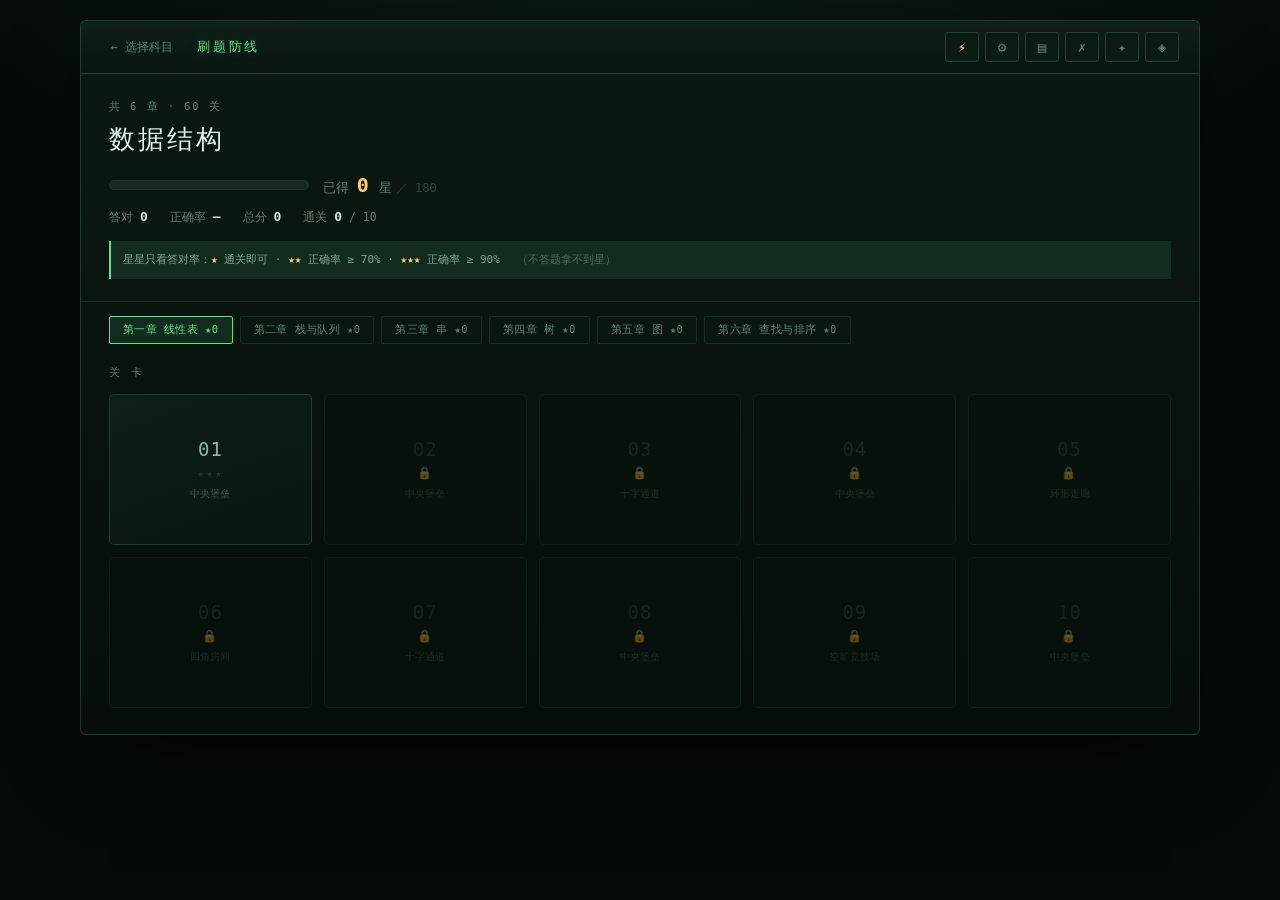
<file: hub.html>
<!DOCTYPE html>
<html lang="zh-CN">
<head>
<meta charset="UTF-8">
<meta name="viewport" content="width=device-width, initial-scale=1.0">
<title>刷题防线 · 主界面</title>
<style>
:root{
  --bg:#060f0b;
  --panel:#0b1a13;
  --panel2:#0e2018;
  --line:rgba(90,210,150,.22);
  --line2:rgba(90,210,150,.12);
  --ink:#c9e8d8;
  --dim:#5f8172;
  --green:#5fe08a;
  --cyan:#7fd6ff;
  --gold:#ffd166;
  --red:#ff6b6b;
  --purple:#c77dff;
}
*{margin:0;padding:0;box-sizing:border-box}
html,body{min-height:100%}
body{
  background:radial-gradient(1200px 700px at 50% -20%,#0d2018,#050a08 65%);
  color:var(--ink);
  font-family:"Cascadia Code","Consolas","Microsoft YaHei",monospace;
  padding:20px;display:flex;justify-content:center;
}

.app{
  width:100%;max-width:1120px;
  background:linear-gradient(180deg,#0b1912,#070e0a);
  border:1px solid var(--line);border-radius:6px;
  box-shadow:0 30px 90px -30px #000;
  overflow:hidden;
}

/* ---------- 顶栏 ---------- */
.top{
  display:flex;align-items:center;gap:14px;
  padding:11px 20px;border-bottom:1px solid var(--line);
  background:linear-gradient(180deg,#0e2018,#0a1510);
}
.top a{
  color:var(--dim);text-decoration:none;font-size:11.5px;
  padding:4px 9px;border:1px solid transparent;border-radius:2px;transition:.15s;
}
.top a:hover{color:var(--green);border-color:var(--line)}
.top .name{
  font-size:13px;letter-spacing:.22em;color:var(--green);
  text-shadow:0 0 14px var(--line);
}
.top .sp{flex:1}
.top .acts{display:flex;gap:6px}
.top .acts button{
  width:34px;height:30px;display:flex;align-items:center;justify-content:center;
  background:#0c1b14;border:1px solid var(--line);border-radius:3px;
  color:var(--dim);cursor:pointer;font-size:14px;transition:.15s;
  font-family:inherit;
}
.top .acts button:hover{color:var(--green);border-color:var(--green);background:var(--panel2)}

/* ---------- 头部统计 ---------- */
.hero{padding:26px 28px 22px;border-bottom:1px solid var(--line2)}
.hero .crumb{
  font-size:10.5px;color:var(--dim);letter-spacing:.18em;margin-bottom:8px;
}
.hero h1{
  font-size:26px;letter-spacing:.12em;color:#e2f5ea;font-weight:500;
  margin-bottom:16px;
}
.starline{
  display:flex;align-items:center;gap:14px;flex-wrap:wrap;
  margin-bottom:12px;
}
.stars{font-size:20px;letter-spacing:3px;color:var(--gold);line-height:1}
.pbar{
  display:inline-block;width:200px;height:10px;
  background:#152b1f;border-radius:5px;overflow:hidden;
  border:1px solid #1e3529;
}
.pbar i{
  display:block;height:100%;
  background:linear-gradient(90deg,#5fe08a,#ffd166);
  transition:width .35s ease;
}
.stars .off{color:#1e3529}
.starnum{
  font-size:13px;color:var(--dim);
}
.starnum b{color:var(--gold);font-size:20px;margin-right:2px}

.stats{display:flex;gap:22px;flex-wrap:wrap;font-size:11.5px;color:var(--dim)}
.stats b{color:var(--ink);font-size:13px}

.hintline{
  margin-top:16px;padding:9px 12px;
  background:var(--line2);border-left:2px solid var(--green);
  font-size:11px;color:#7fa894;line-height:1.8;
}

/* ---------- 关卡 ---------- */
.chapters{
  display:flex;gap:7px;flex-wrap:wrap;
  padding:14px 28px 0;
}
.chapters button{
  padding:6px 13px;background:#0a1710;color:var(--dim);
  border:1px solid var(--line2);border-radius:2px;
  font-family:inherit;font-size:10.5px;letter-spacing:.04em;
  cursor:pointer;transition:.14s;
}
.chapters button:hover:not(:disabled){color:var(--ink);border-color:var(--line)}
.chapters button.on{background:var(--line2);color:var(--green);border-color:var(--green)}
.chapters button:disabled{opacity:.35;cursor:not-allowed}

.levels{padding:22px 28px 26px}
.sec-title{
  font-size:10.5px;color:var(--dim);letter-spacing:.2em;margin-bottom:14px;
}
.grid{
  display:grid;grid-template-columns:repeat(5,1fr);gap:12px;
}
@media(max-width:900px){ .grid{grid-template-columns:repeat(3,1fr)} }
@media(max-width:600px){ .grid{grid-template-columns:repeat(2,1fr)} }

.lv{
  position:relative;
  aspect-ratio:1.34;
  background:linear-gradient(160deg,#0d1f16,#0a1610);
  border:1px solid #1a3324;border-radius:5px;
  display:flex;flex-direction:column;align-items:center;justify-content:center;
  gap:6px;cursor:pointer;transition:.18s;
  padding:10px;
}
.lv:hover:not(.lock){
  border-color:var(--green);
  background:linear-gradient(160deg,#11291c,#0c1c14);
  transform:translateY(-2px);
  box-shadow:0 10px 24px -12px var(--line);
}
.lv .no{
  font-size:19px;letter-spacing:.05em;color:#8fb8a2;
}
.lv .waves{font-size:9.5px;color:#3f5a4c}
.lv .st{font-size:12px;letter-spacing:1.5px;height:16px}
.lv .st .on{color:var(--gold)}
.lv .st .off{color:#1e3529}

.lv.lock{opacity:.38;cursor:not-allowed;background:#08120d}
.lv.lock .no{color:#2f4438}
.lv.zero{border-color:#223d2c}
.lv.best{border-color:rgba(255,209,102,.35);box-shadow:0 0 0 1px rgba(255,209,102,.12) inset}

/* ---------- 弹层 ---------- */
.panel{
  position:fixed;inset:0;z-index:50;
  background:rgba(3,8,6,.86);backdrop-filter:blur(4px);
  display:none;align-items:center;justify-content:center;padding:24px;
}
.panel.on{display:flex}
.panel .box{
  width:100%;max-width:520px;max-height:82vh;
  background:linear-gradient(180deg,#0c1c14,#081310);
  border:1px solid var(--line);border-radius:5px;
  display:flex;flex-direction:column;
  box-shadow:0 30px 80px -20px #000;
}
.panel .hd{
  padding:14px 20px;border-bottom:1px solid var(--line2);
  display:flex;align-items:center;gap:10px;
  font-size:13px;letter-spacing:.14em;color:#c9e8d8;
}
.panel .hd .sp{flex:1}
.panel .hd button{
  background:none;border:none;color:var(--dim);cursor:pointer;
  font-size:17px;padding:0 4px;font-family:inherit;
}
.panel .hd button:hover{color:var(--red)}
.panel .bd{
  padding:18px 20px;overflow-y:auto;font-size:12px;line-height:1.9;
  color:#a6c4b4;
}
.panel .bd::-webkit-scrollbar{width:5px}
.panel .bd::-webkit-scrollbar-thumb{background:#1e3a2a;border-radius:3px}

/* 设置项 */
.row{
  display:flex;align-items:center;gap:12px;
  padding:11px 0;border-bottom:1px solid rgba(90,210,150,.07);
}
.row .k{flex:1;font-size:12px;color:#a6c4b4}
.row .k small{display:block;color:#4d6b5c;font-size:10px;margin-top:2px}
.seg{display:flex;gap:5px}
.seg button{
  padding:5px 14px;background:#0a1710;color:var(--dim);
  border:1px solid var(--line);border-radius:2px;cursor:pointer;
  font-family:inherit;font-size:11px;transition:.14s;
}
.seg button:hover{color:var(--ink);border-color:rgba(95,224,138,.4)}
.seg button.on{background:rgba(95,224,138,.14);color:var(--green);border-color:var(--green)}
.danger{
  margin-top:14px;padding:8px 16px;width:100%;
  background:rgba(255,107,107,.08);color:#ff8f8f;
  border:1px solid rgba(255,107,107,.3);border-radius:2px;
  cursor:pointer;font-family:inherit;font-size:11px;transition:.15s;
}
.danger:hover{background:rgba(255,107,107,.16);border-color:#ff6b6b}

/* 图鉴 */
.tabs{display:flex;gap:6px;margin-bottom:14px}
.tabs button{
  flex:1;padding:7px;background:#0a1710;color:var(--dim);
  border:1px solid var(--line);border-radius:2px;cursor:pointer;
  font-family:inherit;font-size:11px;transition:.14s;
}
.tabs button.on{background:rgba(95,224,138,.13);color:var(--green);border-color:var(--green)}

.codex-item{
  display:flex;gap:12px;padding:11px 0;
  border-bottom:1px solid rgba(90,210,150,.07);
}
.codex-item .ic{
  flex:0 0 34px;height:34px;display:flex;align-items:center;justify-content:center;
  font-size:17px;border:1px solid currentColor;border-radius:3px;
  opacity:.92;
}
.codex-item .tx{flex:1;min-width:0}
.codex-item .nm{font-size:12px;display:flex;align-items:center;gap:8px;margin-bottom:3px}
.codex-item .nm b{font-weight:500}
.codex-item .lvtag{
  font-size:9.5px;padding:0 5px;border:1px solid currentColor;border-radius:2px;
  opacity:.7;
}
.codex-item .ds{font-size:10.5px;color:#6d8a7b;line-height:1.7}
.codex-item.locked{opacity:.42}
.codex-item.locked .ic{border-style:dashed}

.card-item{
  padding:11px 12px;margin-bottom:9px;
  background:rgba(255,209,102,.05);
  border:1px solid rgba(255,209,102,.28);border-radius:4px;
}
.card-item.locked{
  background:rgba(90,210,150,.02);
  border:1px dashed #1e3529;opacity:.5;
}
.card-item .cd-h{
  display:flex;align-items:baseline;gap:8px;margin-bottom:5px;
}
.card-item .cd-t{font-size:12px;color:#ffd166}
.card-item .cd-s{font-size:9.5px;color:#6d8a7b}
.card-item .cd-b{font-size:10.5px;color:#a8bfae;line-height:1.85}
.card-item.locked .cd-t{color:#4d6b5c}

/* 皮肤 */
.skin-sec{margin-bottom:18px}
.skin-sec h4{
  font-size:10.5px;color:var(--dim);letter-spacing:.16em;
  margin-bottom:9px;font-weight:400;
}
.skin-row{display:flex;gap:8px;flex-wrap:wrap}
.skin{
  width:74px;height:74px;border-radius:4px;
  border:1px solid #1a3324;background:#0a1610;
  display:flex;flex-direction:column;align-items:center;justify-content:center;gap:5px;
  font-size:9.5px;color:#4d6b5c;position:relative;
}
.skin.on{border-color:var(--green);color:var(--green);background:rgba(95,224,138,.08)}
.skin.lock{opacity:.42}
.skin .dot{width:18px;height:18px;border-radius:50%}
.skin .dash{font-size:15px;color:#2a4636}

/* 题库 */
.bank-stat{
  display:flex;gap:18px;margin-bottom:14px;padding-bottom:14px;
  border-bottom:1px solid rgba(90,210,150,.08);font-size:11px;color:var(--dim);
}
.bank-stat b{color:var(--ink);font-size:13px}
.q-row{
  display:flex;gap:9px;padding:9px 0;
  border-bottom:1px solid rgba(90,210,150,.06);
  font-size:11px;line-height:1.7;
}
.q-row .idx{flex:0 0 22px;color:#3f5a4c}
.q-row .tx{flex:1;color:#9fbfae}
.q-row .badge{
  flex:0 0 auto;font-size:9.5px;padding:0 5px;border-radius:2px;
  border:1px solid currentColor;height:16px;line-height:16px;
}
.q-row .badge.w{color:#ff8f8f}

.bank-nav{display:flex;gap:6px;flex-wrap:wrap;align-items:center;margin-bottom:12px;padding-bottom:12px;border-bottom:1px solid rgba(90,210,150,.08)}
.bank-nav button{padding:4px 11px;background:#0a1710;color:#5f8172;border:1px solid rgba(90,210,150,.12);border-radius:2px;font-family:inherit;font-size:10.5px;cursor:pointer;transition:.14s}
.bank-nav button:hover{color:#c9e8d8;border-color:rgba(95,224,138,.4)}
.bank-nav button.on{background:rgba(95,224,138,.13);color:#5fe08a;border-color:#5fe08a}
.bank-nav .sep{color:#2f4b3a;font-size:10px;margin:0 2px}

.q-detail{padding:11px 13px;margin-bottom:8px;border-radius:4px;background:#0a1710;border:1px solid #16301f;cursor:pointer;transition:.15s}
.q-detail:hover{border-color:#2a5a40}
.q-detail.open{background:#0d1e15;border-color:#2a5a40}
.q-detail .qh{display:flex;gap:8px;align-items:flex-start}
.q-detail .qh .num{flex:0 0 20px;color:#3f5a4c;font-size:10px}
.q-detail .qt{font-size:11.5px;line-height:1.75;color:#b6d2c2}
.q-detail .qbody{display:none;margin-top:10px;padding-top:10px;border-top:1px solid rgba(90,210,150,.08)}
.q-detail.open .qbody{display:block}
.q-detail .oi{padding:3px 0;font-size:11px;color:#8fa99a;line-height:1.7}
.q-detail .oi.right{color:#5fe08a}
.q-detail .oi .tag{margin-left:6px;font-size:9.5px}
.q-detail .why{margin-top:8px;padding:8px 10px;border-left:2px solid #7fd6ff;background:rgba(127,214,255,.05);font-size:10.5px;line-height:1.85;color:#9db5a6}

.wrong-item{padding:11px 12px;margin-bottom:9px;border-radius:4px;background:rgba(255,107,107,.04);border:1px solid rgba(255,107,107,.2)}
.wrong-item .wh{display:flex;gap:8px;align-items:baseline;margin-bottom:6px}
.wrong-item .wt{font-size:11.5px;color:#d8c0c0;line-height:1.7;flex:1}
.wrong-item .wc{flex:0 0 auto;font-size:9.5px;color:#ff8f8f;border:1px solid rgba(255,107,107,.4);border-radius:2px;padding:0 5px}
.wrong-item .wa{font-size:10.5px;color:#5fe08a;margin-top:5px}
.wrong-item .wy{font-size:10px;color:#7d9186;margin-top:5px;line-height:1.8}
</style>
<script>
/* 首帧之前就上色：避免加载瞬间闪成数据结构的绿色 */
(function(){
  try{
    var P = {
      ds:  ['#060f0b','#0b1a13','#0e2018','rgba(90,210,150,.22)','#c9e8d8','#5f8172','#5fe08a','#7fd6ff'],
      coa: ['#0a0816','#13102b','#181436','rgba(170,120,255,.22)','#ddd2f5','#6f5f92','#c77dff','#8fd8ff'],
      os:  ['#04100f','#0a1c1a','#0d2320','rgba(90,224,208,.22)','#c5eae5','#4f8079','#5fe0d0','#7fd6ff'],
      net: ['#05101e','#0b1a2e','#0e2038','rgba(95,168,255,.22)','#c5d8f0','#4f6d8f','#5fa8ff','#8fe0ff'],
      math:['#140d06','#22180c','#2a1e10','rgba(255,169,77,.22)','#f0e0c8','#8f7452','#ffa94d','#ffd166'],
      en:  ['#12100a','#1e1b12','#26221a','rgba(224,208,144,.22)','#eae2c8','#8a8262','#e0d090','#a8e6ff'],
      pol: ['#140608','#241012','#2c1416','rgba(255,107,107,.22)','#f0cccc','#8f5f5f','#ff6b6b','#ffd166']
    };
    var K = ['--bg','--panel','--panel2','--line','--ink','--dim','--green','--cyan'];
    var sub = new URLSearchParams(location.search).get('subject') || 'ds';
    var t = P[sub] || P.ds;
    var r = document.documentElement.style;
    for(var i=0;i<K.length;i++) r.setProperty(K[i], t[i]);
  }catch(e){}
})();
</script>
</head>
<body>

<div class="app">
  <div class="top">
    <a href="subjects.html">← 选择科目</a>
    <span class="name">刷题防线</span>
    <span class="sp"></span>
    <div class="acts">
      <button id="quizBtn" title="极速刷题" style="color:#ffd166">⚡</button>
      <button data-panel="settings" title="设置">⚙</button>
      <button data-panel="bank" title="题库">▤</button>
      <button data-panel="wrong" title="错题本">✗</button>
      <button data-panel="codex" title="图鉴">✦</button>
      <button data-panel="skin" title="外观">◈</button>
    </div>
  </div>

  <div class="hero">
    <div class="crumb" id="crumb"></div>
    <h1 id="subjName"></h1>

    <div class="starline">
      <span class="pbar"><i id="starBar" style="width:0%"></i></span>
      <span class="starnum">已得 <b id="starGot">0</b> 星<span style="opacity:.45;font-size:12px;margin-left:4px">／ <span id="starMax">—</span></span></span>
    </div>

    <div class="stats">
      <span>答对 <b id="okNum">0</b></span>
      <span>正确率 <b id="accNum">—</b></span>
      <span>总分 <b id="scoreNum">0</b></span>
      <span>通关 <b id="clearNum">0</b> / 10</span>
    </div>

    <div class="hintline">
      星星只看答对率：<b style="color:#ffd166">★</b> 通关即可 ·
      <b style="color:#ffd166">★★</b> 正确率 ≥ 70% ·
      <b style="color:#ffd166">★★★</b> 正确率 ≥ 90%　
      <span style="color:#4d6b5c">（不答题拿不到星）</span>
    </div>
  </div>

  <div class="chapters" id="chapters"></div>

  <div class="levels">
    <div class="sec-title">关 卡</div>
    <div class="grid" id="grid"></div>
  </div>
</div>

<!-- 设置 -->
<div class="panel" id="panel-settings">
  <div class="box">
    <div class="hd">设 置 <span class="sp"></span><button data-close>✕</button></div>
    <div class="bd">
      <div class="row">
        <div class="k">开火方式<small>手动需要按住左键；自动一直射击</small></div>
        <div class="seg" id="setFire">
          <button data-v="manual">手动</button>
          <button data-v="auto">自动</button>
        </div>
      </div>
      <div class="row">
        <div class="k">题目顺序<small>随机不重复，顺序按题库排</small></div>
        <div class="seg" id="setOrder">
          <button data-v="random">随机</button>
          <button data-v="seq">顺序</button>
        </div>
      </div>
      <div class="row">
        <div class="k">音效</div>
        <div class="seg" id="setSound">
          <button data-v="on">开</button>
          <button data-v="off">关</button>
        </div>
      </div>
      <button class="danger" id="resetBtn">清空全部进度</button>
    </div>
  </div>
</div>

<!-- 题库 -->
<div class="panel" id="panel-bank">
  <div class="box">
    <div class="hd">题 库 <span class="sp"></span><button data-close>✕</button></div>
    <div class="bd">
      <div class="bank-nav" id="bankNav"></div>
      <div class="bank-stat">
        <span>共 <b id="bankTotal">0</b> 题</span>
        <span>已答 <b id="bankDone">0</b></span>
        <span>错题 <b id="bankWrong" style="color:#ff8f8f">0</b></span>
      </div>
      <div id="bankList"></div>
    </div>
  </div>
</div>

<!-- 错题本 -->
<div class="panel" id="panel-wrong">
  <div class="box">
    <div class="hd">错 题 本 <span class="sp"></span><button data-close>✕</button></div>
    <div class="bd" id="wrongBody"></div>
  </div>
</div>

<!-- 图鉴 -->
<div class="panel" id="panel-codex">
  <div class="box">
    <div class="hd">图 鉴 <span class="sp"></span><button data-close>✕</button></div>
    <div class="bd">
      <div class="tabs">
        <button class="on" data-tab="trait">特性 12</button>
        <button data-tab="enemy">敌人 4</button>
        <button data-tab="card">碎片 <span id="cardCount">0</span>/10</button>
      </div>
      <div id="codexBody"></div>
    </div>
  </div>
</div>

<!-- 外观 -->
<div class="panel" id="panel-skin">
  <div class="box">
    <div class="hd">外 观 <span class="sp"></span><button data-close>✕</button></div>
    <div class="bd">
      <div class="skin-sec">
        <h4>机 体</h4>
        <div class="skin-row" id="skinBody"></div>
      </div>
      <div class="skin-sec">
        <h4>弹 丸</h4>
        <div class="skin-row" id="skinBullet"></div>
      </div>
      <div class="skin-sec">
        <h4>地 皮</h4>
        <div class="skin-row" id="skinField"></div>
      </div>
      <div class="skin-sec">
        <h4>景 深</h4>
        <div class="skin-row" id="skinDepth"></div>
      </div>
      <div style="font-size:10.5px;color:#4d6b5c;margin-top:6px;line-height:1.9">
        通关指定关卡或累计星数即可解锁，点击切换。机体是你的形状，弹丸是子弹，地皮是战场底纹（点阵/电路/无纹）。
      </div>
    </div>
  </div>
</div>

<script>
/* ============================================================
   数据
   ============================================================ */
const SUBJECT_ID = new URLSearchParams(location.search).get('subject') || 'ds';
const CH_Q = parseInt(new URLSearchParams(location.search).get('chapter'));
const CHAPTER_ID = (CH_Q >= 1 && CH_Q <= 6) ? CH_Q : 1;


/* ============ 科目主题配色 ============ */
const THEMES = {
  ds:   {name:'数据结构', bg:'#060f0b', p1:'#0b1a13', p2:'#0e2018',
         line:'rgba(90,210,150,.22)',  line2:'rgba(90,210,150,.12)',
         ink:'#c9e8d8', dim:'#5f8172', main:'#5fe08a', sub:'#7fd6ff'},
  coa:  {name:'计算机组成原理', bg:'#0a0816', p1:'#13102b', p2:'#181436',
         line:'rgba(170,120,255,.22)', line2:'rgba(170,120,255,.12)',
         ink:'#ddd2f5', dim:'#6f5f92', main:'#c77dff', sub:'#8fd8ff'},
  os:   {name:'操作系统', bg:'#04100f', p1:'#0a1c1a', p2:'#0d2320',
         line:'rgba(90,224,208,.22)',  line2:'rgba(90,224,208,.12)',
         ink:'#c5eae5', dim:'#4f8079', main:'#5fe0d0', sub:'#7fd6ff'},
  net:  {name:'计算机网络', bg:'#05101e', p1:'#0b1a2e', p2:'#0e2038',
         line:'rgba(95,168,255,.22)',  line2:'rgba(95,168,255,.12)',
         ink:'#c5d8f0', dim:'#4f6d8f', main:'#5fa8ff', sub:'#8fe0ff'},
  math: {name:'数学一', bg:'#140d06', p1:'#22180c', p2:'#2a1e10',
         line:'rgba(255,169,77,.22)',  line2:'rgba(255,169,77,.12)',
         ink:'#f0e0c8', dim:'#8f7452', main:'#ffa94d', sub:'#ffd166'},
  en:   {name:'英语一', bg:'#12100a', p1:'#1e1b12', p2:'#26221a',
         line:'rgba(224,208,144,.22)', line2:'rgba(224,208,144,.12)',
         ink:'#eae2c8', dim:'#8a8262', main:'#e0d090', sub:'#a8e6ff'},
  pol:  {name:'政治', bg:'#140608', p1:'#241012', p2:'#2c1416',
         line:'rgba(255,107,107,.22)', line2:'rgba(255,107,107,.12)',
         ink:'#f0cccc', dim:'#8f5f5f', main:'#ff6b6b', sub:'#ffd166'}
};

function applyTheme(subj){
  const t = THEMES[subj] || THEMES.ds;
  const r = document.documentElement.style;
  r.setProperty('--bg', t.bg);
  r.setProperty('--panel', t.p1);
  r.setProperty('--panel2', t.p2);
  r.setProperty('--line', t.line);
  r.setProperty('--line2', t.line2);
  r.setProperty('--ink', t.ink);
  r.setProperty('--dim', t.dim);
  r.setProperty('--green', t.main);
  r.setProperty('--cyan', t.sub);
  return t;
}

const SUBJECTS_META = {
  ds:  {name:'数据结构',       chap1:'线性表'},
  coa: {name:'计算机组成原理', chap1:'计算机系统概述'},
  os:  {name:'操作系统',       chap1:'操作系统概述'},
  net: {name:'计算机网络',     chap1:'体系结构'},
  math:{name:'数学一',         chap1:'高等数学'},
  en:  {name:'英语一',         chap1:'基础能力'},
  pol: {name:'政治',           chap1:'马克思主义基本原理'}
};

const CHAPTERS = [
  {no:1, name:'第一章 线性表', ready:true},
  {no:2, name:'第二章 栈与队列', ready:true},
  {no:3, name:'第三章 串', ready:true},
  {no:4, name:'第四章 树', ready:true},
  {no:5, name:'第五章 图', ready:true},
  {no:6, name:'第六章 查找与排序', ready:true}
];

/* 各科的章节（目前除数据结构外，每科只开第一章） */
const CHAPTERS_BY_SUBJ = {
  ds:   null,
  coa:  [{no:1, name:'第一章 计算机系统概述', ready:true},
         {no:2, name:'第二章 存储与指令系统', ready:true},
         {no:3, name:'第三章 指令与流水线', ready:true},
         {no:4, name:'第四章 CPU 与控制器', ready:true},
         {no:5, name:'第五章 总线与 I/O', ready:true}],
  os:   [{no:1, name:'第一章 操作系统概述', ready:true},
         {no:2, name:'第二章 进程与线程', ready:true},
         {no:3, name:'第三章 内存管理', ready:true},
         {no:4, name:'第四章 文件系统', ready:true},
         {no:5, name:'第五章 I/O 系统', ready:true}],
  net:  [{no:1, name:'第一章 体系结构', ready:true},
         {no:2, name:'第二章 物理层与链路层', ready:true},
         {no:3, name:'第三章 网络层深入', ready:true},
         {no:4, name:'第四章 传输层深入', ready:true},
         {no:5, name:'第五章 应用层深入', ready:true},
         {no:6, name:'第六章 安全与综合', ready:true}],
  math: [{no:1, name:'第一章 高等数学', ready:true},
         {no:2, name:'第二章 高数深入', ready:true},
         {no:3, name:'第三章 概率统计', ready:true}],
  en:   [{no:1, name:'第一章 阅读理解', ready:true},
         {no:2, name:'第二章 长难句与写作', ready:true},
         {no:3, name:'第三章 阅读与翻译', ready:true},
         {no:4, name:'第四章 完形与语法', ready:true}],
  pol:  [{no:1, name:'第一章 马克思主义基本原理', ready:true},
         {no:2, name:'第二章 毛中特与时政', ready:true},
         {no:3, name:'第三章 毛中特深入', ready:true},
         {no:4, name:'第四章 近现代史纲要', ready:true},
         {no:5, name:'第五章 思修与时政', ready:true}]
};

function getChapters(){
  const list = CHAPTERS_BY_SUBJ[SUBJECT_ID];
  return list || CHAPTERS;
}

/* 每章的地图/修饰符/目标 */
const LV_BRIEF_BY_CH = {
  1: [
    {map:'中央堡垒', mods:''},
    {map:'中央堡垒', mods:'⚡'},
    {map:'十字通道', mods:''},
    {map:'中央堡垒', mods:'💀'},
    {map:'环形走廊', mods:'', goal:'生存'},
    {map:'四角房间', mods:'🛡'},
    {map:'十字通道', mods:'🔥'},
    {map:'中央堡垒', mods:'', goal:'护送'},
    {map:'空旷竞技场', mods:'⚡🛡'},
    {map:'中央堡垒', mods:'💀', goal:'BOSS'}
  ],
  2: [
    {map:'中央堡垒', mods:''},
    {map:'十字通道', mods:'⚡'},
    {map:'四角房间', mods:''},
    {map:'中央堡垒', mods:'🛡'},
    {map:'环形走廊', mods:'', goal:'生存'},
    {map:'十字通道', mods:'🔥'},
    {map:'四角房间', mods:'💀'},
    {map:'中央堡垒', mods:'', goal:'护送'},
    {map:'空旷竞技场', mods:'⚡🛡'},
    {map:'中央堡垒', mods:'💀', goal:'BOSS'}
  ],
  3: [
    {map:'中央堡垒', mods:''},
    {map:'十字通道', mods:'⚡'},
    {map:'四角房间', mods:''},
    {map:'中央堡垒', mods:'🛡'},
    {map:'环形走廊', mods:'', goal:'生存'},
    {map:'十字通道', mods:'🔥'},
    {map:'四角房间', mods:'💀'},
    {map:'中央堡垒', mods:'', goal:'护送'},
    {map:'空旷竞技场', mods:'⚡🛡'},
    {map:'中央堡垒', mods:'💀', goal:'BOSS'}
  ],
  4: [
    {map:'中央堡垒', mods:''},
    {map:'十字通道', mods:'⚡'},
    {map:'四角房间', mods:''},
    {map:'中央堡垒', mods:'🛡'},
    {map:'环形走廊', mods:'', goal:'生存'},
    {map:'十字通道', mods:'🔥'},
    {map:'四角房间', mods:'💀'},
    {map:'中央堡垒', mods:'', goal:'护送'},
    {map:'空旷竞技场', mods:'⚡🛡'},
    {map:'中央堡垒', mods:'💀', goal:'BOSS'}
  ],
  5: [
    {map:'中央堡垒', mods:''},
    {map:'十字通道', mods:'⚡'},
    {map:'四角房间', mods:''},
    {map:'中央堡垒', mods:'🛡'},
    {map:'环形走廊', mods:'', goal:'生存'},
    {map:'十字通道', mods:'🔥'},
    {map:'四角房间', mods:'💀'},
    {map:'中央堡垒', mods:'', goal:'护送'},
    {map:'空旷竞技场', mods:'⚡🛡'},
    {map:'中央堡垒', mods:'💀', goal:'BOSS'}
  ],
  6: [
    {map:'中央堡垒', mods:''},
    {map:'十字通道', mods:'⚡'},
    {map:'四角房间', mods:''},
    {map:'中央堡垒', mods:'🛡'},
    {map:'环形走廊', mods:'', goal:'生存'},
    {map:'十字通道', mods:'🔥'},
    {map:'四角房间', mods:'💀'},
    {map:'中央堡垒', mods:'', goal:'护送'},
    {map:'空旷竞技场', mods:'⚡🛡'},
    {map:'中央堡垒', mods:'💀', goal:'BOSS'}
  ]
};

const LV_TOTAL = 10;

/* 每关的地图与修饰符（与 game.html 的 LEVELS 保持一致） */
const LV_BRIEF = [
  {map:'中央堡垒', mods:''},
  {map:'中央堡垒', mods:'⚡'},
  {map:'十字通道', mods:''},
  {map:'中央堡垒', mods:'💀'},
  {map:'环形走廊', mods:'', goal:'生存'},
  {map:'四角房间', mods:'🛡'},
  {map:'十字通道', mods:'🔥'},
  {map:'中央堡垒', mods:'', goal:'护送'},
  {map:'空旷竞技场', mods:'⚡🛡'},
  {map:'中央堡垒', mods:'💀'}
];
const KEY_PROG = 'qz:progress';
const KEY_SET  = 'qz:settings';
const KEY_WRONG = 'qz:wrong';

const TRAITS = [
  {id:'multi',  name:'多重射击', icon:'⋔', col:'#ffd166', max:4, desc:'每次多射 1 发，扇形展开。视觉上最直观的成长。'},
  {id:'pierce', name:'穿透',     icon:'➤', col:'#7fd6ff', max:3, desc:'子弹可多穿 1 个敌人，适合打成一列的时候。'},
  {id:'bounce', name:'弹射',     icon:'⤡', col:'#9bb7ff', max:2, desc:'子弹碰墙反弹 1 次，拐角处特别好用。'},
  {id:'rapid',  name:'速射',     icon:'⚡', col:'#ff9f68', max:3, desc:'射击间隔 -18%，层数是乘算不是加算。'},
  {id:'crit',   name:'暴击',     icon:'✦', col:'#ffe066', max:3, desc:'12% 概率打出双倍伤害，命中时跳金色 ×2。'},
  {id:'armor',  name:'装甲',     icon:'▣', col:'#5fe08a', max:3, desc:'最大生命 +25 并立刻回满，容错率最高的一档。'},
  {id:'regen',  name:'再生',     icon:'♻', col:'#7fffd4', max:3, desc:'每 1.5 秒回 1 血，慢慢磨回来。'},
  {id:'thorns', name:'荆棘',     icon:'✵', col:'#ff8fa3', max:2, desc:'被撞时对敌人反弹伤害，近身怪越多越有用。'},
  {id:'speed',  name:'疾行',     icon:'⇒', col:'#a8e6ff', max:3, desc:'移动速度 +15%，躲冲锋者靠它。'},
  {id:'orbit',  name:'环绕',     icon:'◍', col:'#c77dff', max:3, desc:'增加 1 颗绕你转的光球，碰到敌人掉血。'},
  {id:'chain',  name:'电弧',     icon:'⌁', col:'#7fd6ff', max:3, desc:'每 3 秒电击最近的敌人，不用瞄准。'},
  {id:'steal',  name:'吸血',     icon:'♥', col:'#ff6b8a', max:2, desc:'击杀回 2 血，配合多重射击回得飞快。'}
];

const CARDS = {
  1: [
    {id:'c1-1',  lv:1,  title:'线性表的定义', src:'1.1', body:'n 个数据元素的有限序列，n=0 时是空表。它是逻辑结构，不是存储结构。'},
    {id:'c1-2',  lv:2,  title:'逻辑结构 vs 存储结构', src:'1.1', body:'逻辑结构描述元素之间的逻辑关系；存储结构是它在内存里的实现方式。'},
    {id:'c1-3',  lv:3,  title:'顺序表插入', src:'1.1', body:'第 i 个位置插入要移动 n−i+1 个元素。和删除的 (n−i) 差一个 1。'},
    {id:'c1-4',  lv:4,  title:'链表插入的顺序', src:'1.1', body:'先 s->next = p->next，再 p->next = s。顺序反了会断链。'},
    {id:'c1-5',  lv:5,  title:'头结点的作用', src:'1.1', body:'统一空表与非空表的操作，代价是多占一个结点。'},
    {id:'c1-6',  lv:6,  title:'存储密度', src:'1.1', body:'链表要存指针所以密度 <1，顺序表 =1。'},
    {id:'c1-7',  lv:7,  title:'删除结点的陷阱', src:'1.1', body:'先保存 q，让 p 跳过 q，最后才 free(q)。先 free 再访问是野指针。'},
    {id:'c1-8',  lv:8,  title:'顺序表删除', src:'1.1', body:'删除第 i 个平均移动 (n−1)/2 个元素。'},
    {id:'c1-9',  lv:9,  title:'时间复杂度', src:'1.1', body:'顺序表访问 O(1)、增删 O(n)；链表访问 O(n)、已定位增删 O(1)。'},
    {id:'c1-10', lv:10, title:'顺序表 vs 链表', src:'1.1', body:'五维对比：随机访问、插入删除、存储密度、空间连续性、缓存友好。'}
  ],
  2: [
    {id:'c2-1',  lv:1,  title:'栈的定义', src:'2.1', body:'后进先出（LIFO），只在栈顶插入删除。栈是操作受限的线性表。'},
    {id:'c2-2',  lv:2,  title:'顺序栈的 top 指针', src:'2.1', body:'指向栈顶元素时初始 −1，空栈 top==−1，满栈 top==MAXSIZE−1。'},
    {id:'c2-3',  lv:3,  title:'出栈序列的判断', src:'2.1', body:'入栈 1、2、3，出栈 3、1、2 不可能。n 个元素共 Catalan 种出栈序列。'},
    {id:'c2-4',  lv:4,  title:'栈的三大应用', src:'2.2', body:'括号匹配、表达式求值（中缀转后缀）、递归调用。'},
    {id:'c2-5',  lv:5,  title:'共享栈', src:'2.2', body:'两个栈从两端向中间生长，top1 + 1 == top2 时满。'},
    {id:'c2-6',  lv:6,  title:'队列的定义', src:'2.3', body:'先进先出（FIFO），队尾入队、队头出队。'},
    {id:'c2-7',  lv:7,  title:'循环队列判空判满', src:'2.3', body:'判空 front == rear；判满 (rear+1)%MAXSIZE == front。'},
    {id:'c2-8',  lv:8,  title:'循环队列元素个数', src:'2.3', body:'(rear − front + MAXSIZE) % MAXSIZE。'},
    {id:'c2-9',  lv:9,  title:'假溢出', src:'2.3', body:'队头有空位但队尾到了数组末尾。解法是改成循环队列。'},
    {id:'c2-10', lv:10, title:'队列的应用', src:'2.4', body:'层次遍历（BFS）、打印缓冲区、任务调度、消息队列。'}
  ]
};

const ETYPES = [
  {id:'drone',   name:'游荡者', icon:'◆', col:'#ff6b6b', hp:1, desc:'只会朝你移动，不射击。撞到才伤人，是最基础的炮灰。', unlock:'第 1 关出现'},
  {id:'shooter', name:'射手',   icon:'◇', col:'#ffa94d', hp:2, desc:'保持 150px 距离射击，会后退拉开。近身反而打不到你。', unlock:'第 4 关出现'},
  {id:'charger', name:'冲锋者', icon:'➤', col:'#ff4d6d', hp:1, desc:'速度近 2 倍，贴近就自爆，范围 74px。别让它靠近。', unlock:'第 7 关出现'},
  {id:'tank',    name:'重甲',   icon:'⬢', col:'#c77dff', hp:5, desc:'极慢、5 血、射程内开火。硬骨头，要靠特性磨。', unlock:'第 10 关出现'}
];

/* 题库（与 game.html 保持同步：只读展示用） */
const BANK = [
  {tag:'L1',q:'线性表是 n 个数据元素的有限序列。这里的「有限」指的是？',o:['表中的操作次数是有限的', '元素的个数 n 是有限的', '占用的存储空间是有限的', '每个元素的大小是有限的'],a:1,why:'线性表的定义强调「有限序列」——元素个数 n ≥ 0 且有限，n = 0 时是空表。元素大小、操作次数、存储空间都不在这个定义里。'},
  {tag:'L1',q:'线性表是一种（　）结构。',o:['存储结构', '物理结构', '索引结构', '逻辑结构'],a:3,why:'线性表描述元素之间一对一的逻辑关系，属于逻辑结构。用数组或链表实现才是存储结构。'},
  {tag:'L1',q:'长度为 0 的线性表称为？',o:['空表', '无表', '零表', '空序列'],a:0,why:'n = 0 的线性表就是空表。这是合法的线性表，不是错误状态。'},
  {tag:'L1',q:'线性表中，除第一个元素外，每个元素有且仅有一个？',o:['直接后继', '直接前驱', '兄弟', '祖先'],a:1,why:'线性结构的特点是「一对一」：除第一个元素外每个元素有且仅有一个前驱，除最后一个外每个元素有且仅有一个后继。'},
  {tag:'L1',q:'线性表的长度是指？',o:['表的字节数', '表中元素的个数', '表能容纳的最大元素数', '表占用的内存大小'],a:1,why:'长度 = 当前元素个数 n。注意和「容量」区分：容量是能容纳的最大数量，长度是实际有的数量。'},
  {tag:'L1',q:'以下哪个不是线性表的基本操作？',o:['插入元素', '对表中元素排序', '按位置查找', '初始化'],a:1,why:'排序不是线性表的基本操作（那是排序算法的事）。基本操作是：初始化、求长度、按位置取值、查找、插入、删除、判空、清空。'},
  {tag:'L1',q:'抽象数据类型（ADT）指的是？',o:['一种具体的数据存储方式', '一种算法', '一个数学模型及定义在该模型上的一组操作', '一种编程语言'],a:2,why:'ADT 只关心「能做什么」（逻辑特性），不关心「怎么做」（实现）。线性表就是一个 ADT：它规定了 insert、delete 等操作，但没说用数组还是链表实现。'},
  {tag:'L1',q:'线性表中，最后一个元素？',o:['后继是第一个元素', '没有后继', '有一个后继', '有两个后继'],a:1,why:'线性表是有限序列，最后一个元素没有后继（除非是循环链表，那就跳出线性表的范畴了）。'},
  {tag:'L2',q:'顺序表「逻辑上相邻的元素物理位置也相邻」，这个特点带来的主要缺点是？',o:['存储密度低', '插入删除要移动大量元素', '只能用指针访问', '不能随机访问'],a:1,why:'顺序表的优点正是随机访问 O(1)；缺点是插入删除平均要移动 n/2 个元素，且需要预先分配连续空间。存储密度高是它的优点。'},
  {tag:'L2',q:'设顺序表首元素 a₁ 的存储地址是 1000，每个元素占 4 个字节，则 a₅ 的地址是？',o:['1012', '1016', '1004', '1020'],a:1,why:'LOC(aᵢ) = LOC(a₁) + (i−1) × L = 1000 + (5−1) × 4 = 1016。这个公式是顺序表随机访问的根据。'},
  {tag:'L2',q:'顺序表的存储密度是？',o:['不确定', '大于 1', '小于 1', '1'],a:3,why:'顺序表只存数据本身，不存额外指针，所以存储密度 = 1（100%）。链表的存储密度 < 1（要存 next 指针）。'},
  {tag:'L2',q:'顺序表要求内存空间？',o:['必须是链表的两倍', '必须在堆上', '连续', '可以不连续'],a:2,why:'顺序表用数组实现，必须占用一段连续的存储空间。这是它「扩容要整体搬迁」的根本原因。'},
  {tag:'L2',q:'顺序表按位置访问第 i 个元素的时间复杂度是？',o:['O(1)', 'O(n²)', 'O(log n)', 'O(n)'],a:0,why:'通过 LOC(aᵢ) = LOC(a₁) + (i−1)×L 可以直接算出地址，一次访存就能取到，所以是 O(1)。这就是「随机存取」。'},
  {tag:'L2',q:'顺序表采用静态分配和动态分配的区别是？',o:['静态分配容量固定，动态分配可扩容', '动态分配不能用数组', '静态分配占空间更大', '静态分配更快'],a:0,why:'静态分配：一开始就定死数组大小，满了不能再加。动态分配：用 malloc/realloc 在堆上分配，满了可以扩容（代价是整体搬迁）。'},
  {tag:'L2',q:'线性表的顺序存储结构是一种（　）的存储结构。',o:['顺序存取', '散列存取', '随机存取', '索引存取'],a:2,why:'顺序表可以直接算出任意元素的地址，所以是随机存取。链表只能从头顺着走，是顺序存取。'},
  {tag:'L2',q:'顺序表能随机访问的根本原因是？',o:['元素大小相同且连续存放，地址可由公式算出', '它的元素有序', '它用了索引', '它存在栈上'],a:0,why:'因为每个元素占同样大小的空间且连续排列，第 i 个元素的地址 = 首地址 + (i−1)×元素大小，一次计算就能定位。链表没有这个性质，因为结点分散在内存各处。'},
  {tag:'L3',q:'在长度为 n 的顺序表中，删除第 i 个元素（1 ≤ i ≤ n），平均需要移动多少个元素？',o:['(n−1)/2', '(n+1)/2', 'n', 'n/2'],a:0,why:'删除第 i 个要移动第 i+1 到第 n 个，共 n−i 个。i 从 1 到 n 等概率，平均值 = (1/n)·Σ(n−i) = (n−1)/2。'},
  {tag:'L3',q:'在长度为 n 的顺序表中，第 i 个位置插入一个元素，需要移动的元素个数是？',o:['n−i', 'n−i+1', 'i', 'n−i−1'],a:1,why:'在第 i 个位置插入，原来的第 i 到第 n 个都要后移一位，共 n−i+1 个。注意和删除的公式差一个 1，这两个最容易混。'},
  {tag:'L3',q:'在长度为 n 的顺序表中插入元素，平均需要移动多少个元素？',o:['n/2', 'n', '(n+1)/2', '(n−1)/2'],a:0,why:'插入位置有 n+1 个可能（1 到 n+1），等概率时平均移动 = (1/(n+1))·Σ(n−i+1) = n/2。注意插入的分母是 n+1，删除的分母是 n。'},
  {tag:'L3',q:'向长度为 n 的顺序表末尾追加一个元素，需要移动多少个元素？',o:['n 个', '0 个', '1 个', 'n/2 个'],a:1,why:'在末尾插入（第 n+1 个位置）时，n−i+1 = n−(n+1)+1 = 0，不需要移动任何元素。这是插入的最好情况。'},
  {tag:'L3',q:'长度为 n 的顺序表，在第一个位置插入元素，需要移动多少个？',o:['0 个', '1 个', 'n 个', 'n−1 个'],a:2,why:'在第一个位置（i=1）插入，n−i+1 = n−1+1 = n，所有元素都要后移。这是插入的最坏情况。'},
  {tag:'L3',q:'长度为 n 的顺序表，删除第一个元素需要移动多少个？',o:['n−1 个', '1 个', 'n 个', '0 个'],a:0,why:'删除第 1 个要移动第 2 到第 n 个，共 n−1 个。删除的最坏情况。'},
  {tag:'L3',q:'长度为 n 的顺序表，插入位置有多少个可能？',o:['1 个', 'n−1 个', 'n 个', 'n+1 个'],a:3,why:'可以插在第 1 个之前、第 1 和第 2 之间……一直到第 n 个之后，共 n+1 个位置。这就是为什么插入的平均分母是 n+1。'},
  {tag:'L3',q:'顺序表扩容时（容量不够，要换更大的数组），需要做什么？',o:['只修改容量标记', '不需要任何操作', '在末尾追加空间', '申请新数组并把所有元素复制过去'],a:3,why:'顺序表要求连续空间，扩容必须申请一块更大的新空间，把原数据全部复制过去，再释放旧空间。这就是顺序表「插入删除代价高」的另一面。'},
  {tag:'L4',q:'单链表中，在指针 p 所指结点之后插入结点 s，正确的操作顺序是？',o:['s->next = p; p->next = s;', 'p->next = s->next; s->next = p;', 'p->next = s; s->next = p->next;', 's->next = p->next; p->next = s;'],a:3,why:'必须先让 s 接住 p 的后继，再让 p 指向 s。顺序反了会丢掉 p 原来的后继，链表断裂。这是链表操作最常见的错误。'},
  {tag:'L4',q:'单链表中，若要在结点 p 之前插入结点 s（p 不是第一个结点），通常需要？',o:['需要额外的头结点才能实现', '无法实现', '直接修改 p 的指针，时间 O(1)', '从头遍历找到 p 的前驱，时间 O(n)'],a:3,why:'单链表只能单向遍历，要改 p 的前驱指针，必须先找到前驱。所以「在 p 前插入」平均要 O(n)。双向链表才有 O(1) 的解法。'},
  {tag:'L4',q:'用头插法建立单链表，得到的链表元素顺序？',o:['随机', '与输入顺序相反', '与输入顺序相同', '有序'],a:1,why:'头插法每次都插在头结点之后，所以最后插入的在最前面。输入 1,2,3 得到 3,2,1。尾插法才能保持顺序，但要维护尾指针。'},
  {tag:'L4',q:'用尾插法建立单链表，需要额外维护什么？',o:['中间指针', '不需要额外指针', '头指针', '尾指针'],a:3,why:'尾插法每次都要在末尾插入，如果每次都从头遍历找尾，就是 O(n²)。所以维护一个尾指针，插入就是 O(1)。'},
  {tag:'L4',q:'在单链表中，已知指针 p 指向某结点，在其后插入一个结点的时间复杂度是？',o:['O(n)', 'O(n²)', 'O(log n)', 'O(1)'],a:3,why:'已经拿到 p 了，只需要改两个指针（s->next = p->next; p->next = s），不需要遍历，所以是 O(1)。这就是链表的优势。'},
  {tag:'L4',q:'在单链表第 i 个位置插入元素，时间复杂度是？',o:['O(1)', 'O(log n)', 'O(n)', 'O(n²)'],a:2,why:'要先从头找到第 i−1 个结点（O(n)），再执行插入（O(1)）。总体是 O(n)。注意区分「已知前驱」和「按位置插入」两种情况。'},
  {tag:'L4',q:'带头结点的单链表，在第一个位置插入元素时？',o:['不能插入', '需要遍历整个链表', '不需要修改头指针', '必须修改头指针'],a:2,why:'有头结点时，第一个位置就是头结点之后，插入逻辑和中间位置一样，不用特殊处理头指针。这就是头结点的价值。'},
  {tag:'L4',q:'单链表中插入结点时，如果先执行 p->next = s 再执行 s->next = p->next，会发生什么？',o:['s 的 next 指向自己，链表断裂', 's 丢失', 'p 丢失', '正常插入'],a:0,why:'p->next 已经变成 s 了，再执行 s->next = p->next 就是 s->next = s，形成自环，原来的后继丢失。这就是「顺序不能反」的原因。'},
  {tag:'L5',q:'单链表中，要删除指针 p 所指结点的后继结点，正确的操作是？',o:['q = p->next; p->next = q->next; free(q);', 'p->next = p->next->next; free(p);', 'p = p->next; free(p);', 'q = p->next; free(q); p->next = q->next;'],a:0,why:'必须先保存要删的结点 q，让 p 跳过 q，最后才 free(q)。先 free 再访问 q->next 是野指针错误。'},
  {tag:'L5',q:'单链表中删除结点时，为什么通常需要知道前驱结点？',o:['因为要修改前驱的 next 指针', '因为要修改后继的 next 指针', '因为要更新头指针', '因为要释放前驱的内存'],a:0,why:'删除 p 结点，本质是让 p 的前驱跳过 p，所以要改前驱的 next。单链表只能单向走，因此要么先找到前驱，要么用「偷梁换柱」法。'},
  {tag:'L5',q:'「偷梁换柱」法删除单链表结点 p（不给前驱）的做法是？',o:['把 p 移到链表尾部', '把 p 的数据复制给前驱', '直接 free(p)', '把 p 的后继的数据复制到 p，然后删除 p 的后继'],a:3,why:'把 p->next 的数据复制到 p，然后删掉 p->next。效果上等于删了 p。前提是 p 不是最后一个结点（否则没有后继可借）。'},
  {tag:'L5',q:'在单链表中删除第 i 个结点，时间复杂度是？',o:['O(n)', 'O(n²)', 'O(log n)', 'O(1)'],a:0,why:'要先找到第 i−1 个结点（前驱），O(n)，再执行删除（O(1)）。总体 O(n)。'},
  {tag:'L5',q:'单链表中删除结点后，为什么要 free 掉内存？',o:['防止指针失效', '保持链表有序', '避免内存泄漏', '加快链表访问'],a:2,why:'C 语言没有垃圾回收，free 掉的结点如果不释放，那块内存就永远占着但没人用，叫内存泄漏。在实际项目中，链表频繁增删时这个问题很严重。'},
  {tag:'L5',q:'带头结点的单链表中，删除第一个元素结点（头结点之后的那个）？',o:['和删除其他结点完全一样', '不能删除', '需要遍历', '需要修改头指针'],a:0,why:'有头结点时，第一个元素结点的前驱就是头结点，删除逻辑和中间结点一致，不用特殊处理。没头结点就要改 head，还得判断是不是空表。'},
  {tag:'L5',q:'单链表中，删除最后一个结点需要做什么？',o:['遍历到倒数第二个结点，把它的 next 置空', '直接 free 最后一个结点', '修改头指针', '不需要任何操作'],a:0,why:'单链表要删最后一个，得先找到倒数第二个（O(n)），把它的 next 置为 NULL，再 free 最后一个。这也是单链表不如双向链表方便的地方。'},
  {tag:'L5',q:'以下哪段代码有野指针错误？',o:['p->next = p->next->next;', 'q = p->next; p->next = q->next; free(q);', 'q = p->next; free(q);', 'q = p->next; free(q); p->next = q->next;'],a:3,why:'先 free(q) 再访问 q->next，访问的是已释放的内存，属于野指针（use-after-free）。必须先取 next 再 free。'},
  {tag:'L6',q:'单链表中设置头结点的主要目的是？',o:['统一空表和非空表的操作', '加快查找速度', '方便存储数据', '节省存储空间'],a:0,why:'有了头结点，在第一个位置插入/删除时不用特殊处理（不用改头指针），代码逻辑统一。代价是多占一个结点的空间。'},
  {tag:'L6',q:'头指针和头结点的区别是？',o:['两者是同一个东西', '头指针是指向第一个结点的指针，头结点是链表开头的一个额外结点', '头指针只能为空，头结点不能为空', '头指针是结点，头结点是指针'],a:1,why:'头指针是必须的（否则找不到链表），头结点是可选的（为了简化操作）。头指针永远指向链表的第一个结点（如果有头结点，就指向头结点）。'},
  {tag:'L6',q:'循环单链表判空的条件是？',o:['head->next == head', 'head->next == NULL', 'head == NULL', 'head->data == 0'],a:0,why:'循环链表的尾结点指回头结点，所以空表时头结点的 next 指向自己。注意和普通单链表（head == NULL 或 head->next == NULL）不同。'},
  {tag:'L6',q:'循环单链表遍历结束的条件是？',o:['p->next == NULL', 'p == NULL', 'p->data == 0', 'p->next == head'],a:3,why:'循环链表没有 NULL 结尾，转一圈回到头结点就结束。如果条件写成 p == NULL 会死循环。'},
  {tag:'L6',q:'静态链表是用什么实现的？',o:['队列', '数组', '栈', '指针'],a:1,why:'静态链表用数组模拟链表：数组的每个元素存数据和「下一个元素的下标」（游标）。适合不支持指针的语言，或需要预分配的场景。'},
  {tag:'L6',q:'双向链表中，在结点 p 之后插入结点 s，需要修改几个指针？',o:['2 个', '3 个', '4 个', '1 个'],a:2,why:'s->prev = p; s->next = p->next; p->next->prev = s; p->next = s; 共四个指针。比单链表多两个，但换来双向遍历和 O(1) 的前插删除。'},
  {tag:'L6',q:'双向链表中删除结点 p，需要怎么做？',o:['需要遍历找前驱', '无法删除', 'p->prev->next = p->next; p->next->prev = p->prev; free(p);', '只需要改一个指针'],a:2,why:'双向链表每个结点都有 prev 和 next，删除时两边都要接上，然后 free。因为能直接拿到前驱，所以是 O(1)。这是它比单链表强的地方。'},
  {tag:'L6',q:'头指针为空（head == NULL）表示？',o:['链表有元素', '链表为空', '链表有头结点', '链表出错'],a:1,why:'头指针为 NULL 说明链表不存在或为空，没有任何结点。有头结点时，空表是 head->next == NULL 或 head->next == head（循环链表）。'},
  {tag:'L7',q:'与顺序表相比，链表的主要优点是？',o:['插入删除不需要移动元素', '存储密度更高', '可以随机访问任意元素', '缓存命中率更高'],a:0,why:'链表插入删除只需改指针，O(1)（已定位的前提下）。但它不支持随机访问（要顺着走 O(n)），还要额外存指针导致存储密度低，结点分散在内存里缓存也不友好。'},
  {tag:'L7',q:'顺序表的存储密度比链表高，原因是？',o:['顺序表不需要扩容', '顺序表的访问速度更快', '顺序表不需要额外存储指针', '顺序表的元素更小'],a:2,why:'存储密度 = 数据本身占的空间 / 结点总空间。链表每个结点要额外存 next 指针，所以密度 < 1；顺序表只存数据，密度 = 1。'},
  {tag:'L7',q:'若某线性表最常用的操作是「取第 i 个元素」和「在第 i 个元素前插入」，采用（　）存储方式最节省时间。',o:['顺序表', '双向链表', '循环链表', '单链表'],a:0,why:'「取第 i 个」在顺序表是 O(1)，链表要 O(n)。虽然插入顺序表要移动元素，但取元素的高频操作更重要。这类题看「哪个操作更频繁」。'},
  {tag:'L7',q:'若某线性表最常用的操作是在末尾插入和删除元素，采用（　）最节省时间。',o:['循环链表', '单链表', '顺序表', '双向链表'],a:2,why:'在末尾插入删除，顺序表不需要移动元素（直接在下标 n 处操作），是 O(1)；单链表要到末尾得遍历 O(n)。'},
  {tag:'L7',q:'以下哪种场景最适合用链表而不是顺序表？',o:['需要节省内存空间', '需要频繁按位置随机访问', '频繁在中间插入删除，元素个数变化大', '数据量固定且很小'],a:2,why:'频繁插入删除 + 数量不定，正是链表的强项（不用移动、不用预分配）。反过来「频繁随机访问」应该用顺序表。'},
  {tag:'L7',q:'链表相比顺序表，在「空间分配」上的优势是？',o:['分配速度更快', '占用空间更少', '不需要释放', '不需要预先分配连续的大块空间'],a:3,why:'链表按需分配结点，有多少元素就占多少空间，不需要一开始就申请一大块连续内存。这对「元素数量不确定」的场景很重要。'},
  {tag:'L7',q:'链表相比顺序表，在「缓存友好」上的劣势是？',o:['链表必须用指针', '结点分散在内存各处，缓存命中率低', '链表不支持 CPU 缓存', '链表不能存大对象'],a:1,why:'顺序表元素连续存放，CPU 缓存一次加载能命中后面好几个元素；链表结点散落各处，每次跳转都可能缓存未命中。所以实际中顺序表往往比理论更快。'},
  {tag:'L7',q:'对长度为 n 的顺序表和链表，各做一次「按值查找」，时间复杂度分别是？',o:['都是 O(1)', '都是 O(n)', 'O(1) 和 O(n)', 'O(n) 和 O(1)'],a:1,why:'按值查找只能逐个比较，两者都是 O(n)。区别在于「按位置访问」：顺序表 O(1)，链表 O(n)。别把「按值」和「按位置」搞混。'},
  {tag:'L8',q:'将单链表逆置（反转）的时间复杂度是？',o:['O(n²)', 'O(log n)', 'O(n)', 'O(1)'],a:2,why:'从头到尾遍历一遍，边遍历边改指针方向，每个结点访问一次，所以是 O(n)。空间只需要几个临时指针，是 O(1)。'},
  {tag:'L8',q:'用快慢指针找单链表的中间结点，快指针每次走几步？',o:['2 步', '3 步', '1 步', 'n 步'],a:0,why:'快指针每次走 2 步，慢指针每次走 1 步。快指针到尾时，慢指针正好在中间。这是链表题最常用的技巧之一。'},
  {tag:'L8',q:'用快慢指针判断单链表是否有环，依据是什么？',o:['两者同时到 NULL', '慢指针先到 NULL', '快指针追上慢指针', '快指针先到 NULL'],a:2,why:'有环的话，快指针会一直绕圈，最终一定追上慢指针。如果没环，快指针会先走到 NULL。这是 Floyd 判圈算法。'},
  {tag:'L8',q:'两个长度分别为 m 和 n 的有序表合并成一个有序表，时间复杂度是？',o:['O(m×n)', 'O(log(m+n))', 'O(max(m,n))', 'O(m+n)'],a:3,why:'双指针从头比较，每次取较小的放入结果，两个表各遍历一次，所以是 O(m+n)。这是归并排序的核心操作。'},
  {tag:'L9',q:'约瑟夫环问题（n 个人围圈报数，报到 m 的出列）最适合用（　）实现。',o:['栈', '顺序表', '队列', '循环链表'],a:3,why:'循环链表天然适合围成圈，每次数到 m 就删除结点，然后从下一个人继续。用数组也能做，但要处理删除后的下标移动。'},
  {tag:'L9',q:'LRU（最近最少使用）缓存的核心数据结构通常是？',o:['顺序表', '栈', '队列', '哈希表 + 双向链表'],a:3,why:'哈希表负责 O(1) 查找，双向链表负责 O(1) 移动到表头（表示刚用过）。淘汰时删链表尾。这是「哈希 + 链表」的经典组合。'},
  {tag:'L9',q:'两个多项式相加（用链表存储），合并同类项的做法是？',o:['排序后相加', '双指针遍历，指数相等就系数相加，不等就取指数小的', '用栈', '用队列'],a:1,why:'两个多项式按指数递增排列，双指针比较：指数相同就系数相加，不同就把指数小的那项放入结果。思想和合并有序表一样。'},
  {tag:'S1',q:'栈的特点是？',o:['后进先出（LIFO）', '随机存取', '按优先级存取', '先进先出（FIFO）'],a:0,why:'栈是后进先出（Last In First Out）。最后压入的元素最先弹出。队列才是先进先出。'},
  {tag:'S1',q:'顺序栈中，栈顶指针 top 通常指向？',o:['栈顶元素的下标（初始为 −1）', '栈底元素的下标', '栈的中间位置', '栈顶元素的下一个位置（初始为 0）'],a:0,why:'常见写法有两种：top 指向栈顶元素（初始 −1，栈空条件 top == −1）；或 top 指向栈顶的下一个空位（初始 0）。两种都行，但入栈出栈的代码要配套。'},
  {tag:'S1',q:'顺序栈（top 指向栈顶元素，初始为 −1）的入栈操作是？',o:['S[top] = x; top++;', 'top++; S[top] = x;', 'S[top+1] = x; top−−;', 'top−−; S[top] = x;'],a:1,why:'先让 top 加 1 指向新的空位，再放元素。出栈则相反：先取 S[top]，再 top−−。'},
  {tag:'S1',q:'顺序栈（top 指向栈顶元素，初始为 −1）的栈空条件是？',o:['top == −1', 'top == 0', 'top == MAXSIZE', 'top == MAXSIZE−1'],a:0,why:'初始时 top = −1 表示没有元素。每压入一个 top 加 1，所以栈空时 top 回到 −1。栈满时 top == MAXSIZE−1。'},
  {tag:'S1',q:'顺序栈（容量 MAXSIZE）的栈满条件是？',o:['top == MAXSIZE', 'top == 0', 'top == MAXSIZE − 1', 'top == MAXSIZE + 1'],a:2,why:'数组下标从 0 到 MAXSIZE−1，top 指向栈顶元素，所以 top == MAXSIZE−1 时满了。再压入就会越界。'},
  {tag:'S1',q:'链栈的栈顶通常在链表的哪个位置？',o:['链表中间', '任意位置', '链表尾部', '链表头部'],a:3,why:'链栈用链表头部做栈顶，因为插入删除在头部是 O(1)，在尾部要遍历 O(n)。所以链栈的 push/pop 都在头结点之后操作。'},
  {tag:'S1',q:'以下哪个操作不是栈的基本操作？',o:['读栈顶元素', '入栈', '出栈', '在栈中间插入元素'],a:3,why:'栈只能在栈顶操作，不能在中间插入。这就是「操作受限」的含义：插入删除只允许在端点进行。'},
  {tag:'S1',q:'栈和队列的共同点是？',o:['都只能在端点处插入和删除', '都是先进先出', '都支持随机访问', '都是后进先出'],a:0,why:'栈和队列都是操作受限的线性表：只能在端点操作（栈在栈顶，队列在两端）。区别是栈后进先出、队列先进先出。'},
  {tag:'S2',q:'若入栈顺序是 1、2、3，则以下哪个出栈序列是不可能的？',o:['3、2、1', '2、1、3', '1、2、3', '3、1、2'],a:3,why:'3 先出栈说明 1、2 都在栈里，此时栈顶是 2，下一个出栈的只能是 2，不可能是 1。所以 3、1、2 不可能。n 个元素出栈序列有 Catalan 数种。'},
  {tag:'S2',q:'若入栈顺序是 1、2、3、4，出栈序列是 2、4、3、1，是否可能？',o:['不可能', '可能', '需要额外栈', '只能部分出栈'],a:1,why:'1 进、2 进、2 出（栈：1）、3 进、4 进、4 出、3 出、1 出。完全合法。判断方法：模拟一遍，出栈时看是否在栈顶。'},
  {tag:'S2',q:'括号匹配检验最适合用（　）实现。',o:['队列', '栈', '数组', '树'],a:1,why:'左括号入栈，遇到右括号就看栈顶是不是对应的左括号。匹配就弹出，不匹配就报错。最后栈空说明全部匹配。'},
  {tag:'S2',q:'中缀表达式转后缀表达式时，需要用（　）辅助。',o:['队列', '栈', '链表', '数组'],a:1,why:'中缀转后缀用栈暂存运算符，遇到优先级不高于栈顶的运算符就先弹出。后缀表达式求值也是用栈（操作数入栈，遇运算符弹两个算完再压回）。'},
  {tag:'S2',q:'后缀表达式（逆波兰式）求值时，操作数应该？',o:['存数组', '放入队列', '直接输出', '压入栈'],a:3,why:'遇到操作数就压栈；遇到运算符就弹出两个操作数，计算后把结果压回栈。最后栈里剩一个数就是答案。'},
  {tag:'S2',q:'递归函数调用时，系统用什么保存返回地址和局部变量？',o:['堆', '队列', '栈', '静态区'],a:2,why:'每次递归调用都会在栈上压入一个「栈帧」，保存参数、局部变量、返回地址。递归太深会导致栈溢出（Stack Overflow）。'},
  {tag:'S2',q:'两个栈共享一个数组空间（共享栈）时，栈满的条件是？',o:['top1 == MAXSIZE', 'top2 == 0', 'top1 + 1 == top2', 'top1 == top2'],a:2,why:'两个栈分别从数组两端向中间生长，当两个栈顶指针相邻（top1 + 1 == top2）时，空间用完。共享栈能把空间利用率提到最高。'},
  {tag:'S2',q:'栈在（　）中有应用。',o:['图的广度优先遍历', '文件压缩', '括号匹配、表达式求值、递归调用', '数据排序'],a:2,why:'栈的三大经典应用：括号匹配检验、表达式求值（中缀转后缀）、函数递归调用。数据排序和 BFS 用队列。'},
  {tag:'Q1',q:'队列的特点是？',o:['随机存取', '按优先级存取', '后进先出（LIFO）', '先进先出（FIFO）'],a:3,why:'队列是先进先出（First In First Out）。从队尾入队，从队头出队。栈才是后进先出。'},
  {tag:'Q1',q:'循环队列（容量 MAXSIZE）判空的条件是？',o:['(rear+1)%MAXSIZE == front', 'front == rear', 'front == 0', 'rear == MAXSIZE−1'],a:1,why:'循环队列用 front == rear 表示空。但这样满的时候也可能 front == rear，所以要用「少用一个空间」或其他方式区分。'},
  {tag:'Q1',q:'循环队列（容量 MAXSIZE，少用一个空间）的队满条件是？',o:['(rear+1)%MAXSIZE == front', 'rear == front', '(front+1)%MAXSIZE == rear', 'rear == MAXSIZE−1'],a:0,why:'队满时 rear 的下一个位置就是 front，所以 (rear+1)%MAXSIZE == front。取模是为了让指针绕回数组开头。'},
  {tag:'Q1',q:'循环队列中，当前元素个数（少用一个空间）的计算公式是？',o:['rear − front', 'rear + front', '(rear − front + MAXSIZE) % MAXSIZE', '(front − rear + MAXSIZE) % MAXSIZE'],a:2,why:'rear 可能小于 front（绕回了），所以要先加 MAXSIZE 再取模，保证结果非负。这个公式必考。'},
  {tag:'Q1',q:'若循环队列的容量是 10（少用一个空间），实际最多能存多少个元素？',o:['8 个', '11 个', '9 个', '10 个'],a:2,why:'少用一个空间用于区分空和满，所以实际容量是 MAXSIZE−1 = 9。这是「浪费一个空间」的代价。'},
  {tag:'Q1',q:'顺序队列（非循环）会出现「假溢出」，原因是？',o:['指针越界', '数组太小', '队列真的满了', '队头有空位但队尾已经到了数组末尾'],a:3,why:'出队后 front 后移，前面空出位置，但 rear 到了数组末尾就不能再入队了——明明还有空间却报满，这就是假溢出。解决办法是改成循环队列。'},
  {tag:'Q1',q:'循环队列为了区分队空和队满，通常采用的方法是？',o:['多用一个存储单元', '用计数器以外的标记位', '少用一个存储单元', '用两个指针'],a:2,why:'常见做法是保留一个空位：队满条件是 (rear+1)%MAXSIZE == front。这样队空（front == rear）和队满不会混淆。也可以加一个 size 计数器。'},
  {tag:'Q1',q:'队列的入队操作在（　）进行，出队操作在（　）进行。',o:['都在队尾', '队头、队尾', '都在队头', '队尾、队头'],a:3,why:'入队（enqueue）在队尾追加，出队（dequeue）从队头删除。这才符合先进先出。'},
  {tag:'Q2',q:'链队列的队头和队尾分别在链表的？',o:['都在头部', '队头在尾部，队尾在头部', '队头在链表头部，队尾在链表尾部', '都在尾部'],a:2,why:'链队列用头指针指队头（出队 O(1)），用尾指针指队尾（入队 O(1)）。这样两个操作都是常数时间。'},
  {tag:'Q2',q:'双端队列（Deque）的特点是？',o:['两端都可以入队和出队', '只能入不能出', '只能一端入队一端出队', '只能出不能入'],a:0,why:'双端队列两端都能插入和删除。如果限制某一端只能入或只能出，就退化成栈或普通队列。408 常考「输入受限」和「输出受限」两种变体。'},
  {tag:'Q2',q:'二叉树的层次遍历需要用（　）辅助。',o:['队列', '数组', '栈', '链表'],a:0,why:'层次遍历是逐层访问，用队列：根入队，然后每次出队一个、访问它、把它的左右孩子入队。DFS（深度优先）才用栈。'},
  {tag:'Q2',q:'操作系统中的打印缓冲区，本质上是（　）的应用。',o:['栈', '树', '数组', '队列'],a:3,why:'多个进程要打印，按提交顺序排队，先提交先打印——这就是队列。缓冲区、消息队列、任务调度都是队列的应用。'},
  {tag:'C1',q:'串（字符串）是一种特殊的线性表，它的数据元素是？',o:['记录', '字符', '整数', '结点'],a:1,why:'串是内容受限的线性表：元素只能是字符。这是它和普通线性表唯一的区别，其他操作（求长、比较、连接）都建立在「元素是字符」这个前提上。'},
  {tag:'C1',q:'空串和空格串的区别是？',o:['空串有一个空格', '两者一样', '空串长度 0，空格串由空格组成且长度大于 0', '空格串长度为 0'],a:2,why:'空串是 \'\'（长度 0），空格串是 \'   \'（长度 > 0，元素全是空格字符）。很多题会用这个区分考生的细心程度。'},
  {tag:'C1',q:'串的长度指的是？',o:['串中字符的个数', '串的 ASCII 码之和', '串占用的字节数', '串的存储空间'],a:0,why:'长度 = 字符个数，不是字节数。比如中文字符串「你好」长度是 2（两个字符），但可能占 6 个字节（UTF-8）。'},
  {tag:'C1',q:'若串 S = \'software\'，其子串的数目是？',o:['8', '37', '9', '36'],a:1,why:'长度 n 的串，子串个数 = n(n+1)/2 + 1 = 8×9/2 + 1 = 37。加 1 是空串。注意「子串」要求连续，「子序列」不要求。'},
  {tag:'C1',q:'子串和子序列的区别是？',o:['两者一样', '子序列必须连续', '子串必须连续，子序列不要求连续', '子串更长'],a:2,why:'\'abc\' 的子串有 \'ab\'、\'bc\'、\'abc\' 等（连续）；子序列可以是 \'ac\'（不连续）。考「子串数目」用 n(n+1)/2+1，考「子序列」是 2^n。'},
  {tag:'C1',q:'串的存储结构通常有？',o:['散列存储', '只有链式存储', '只有顺序存储', '顺序存储和链式存储'],a:3,why:'顺序存储用字符数组（连续），链式存储用链表（每个结点存一个或多个字符）。实际中顺序存储更常用，因为串操作多是整体处理。'},
  {tag:'C1',q:'两个串比较大小，依据是？',o:['字典序（逐字符比较 ASCII 码）', '长度', '字符总和', '哈希值'],a:0,why:'从第一个字符开始逐个比较 ASCII 码，第一个不同的字符决定大小；若一个串是另一个的前缀，长的那个更大。'},
  {tag:'C1',q:'串的模式匹配是指？',o:['连接两个串', '比较两个串是否相等', '在主串中查找子串（模式串）的位置', '求串的长度'],a:2,why:'主串 S 中找模式串 T 第一次出现的位置。找不到返回 0（或 -1）。这是串最重要的操作，BF 和 KMP 都是解决它。'},
  {tag:'C2',q:'BF（朴素）模式匹配算法的核心思想是？',o:['跳着比较', '用哈希加速', '主串和模式串逐字符比较，失配时主串指针回退到上次起点的下一个', '从后往前比较'],a:2,why:'BF 就是暴力：i 指向主串、j 指向模式串，相等就都后移；失配就 i 回到 i-j+1、j 回到 0，从头再来。简单但慢。'},
  {tag:'C2',q:'BF 算法最坏情况下的时间复杂度是？',o:['O(n)', 'O(n×m)', 'O(m)', 'O(n+m)'],a:1,why:'n 是主串长度、m 是模式串长度。最坏情况是主串和模式串都是 \'aaaa...ab\'，每次都要比较 m 个字符才失配，共比较 (n-m+1)×m 次。'},
  {tag:'C2',q:'BF 算法最好情况下的时间复杂度是？',o:['O(n×m)', 'O(m)', 'O(1)', 'O(n)'],a:3,why:'最好情况是第一次就匹配成功，或者每次第一个字符就失配，总共比较 n 次左右，所以是 O(n)。'},
  {tag:'C2',q:'BF 算法失配时，主串指针 i 应该回到？',o:['当前位置不动', '模式串开头对应的位置', '0', '上次起点的下一个位置'],a:3,why:'假设这次从主串的 s 位置开始匹配，失配时 i 回到 s+1，j 回到 0。这就是「回溯」，也是 BF 慢的原因。KMP 就是避免这个回溯。'},
  {tag:'C2',q:'主串长度 n、模式串长度 m，BF 最多需要尝试多少次起点？',o:['m', 'n', 'n−m+1', 'n+m'],a:2,why:'起点可以是 0 到 n−m（0-based），共 n−m+1 个位置。再往后主串剩余长度不够放下模式串了，不用试。'},
  {tag:'C2',q:'以下哪种情况 BF 算法表现最差？',o:['主串很短', '模式串很短', '主串和模式串完全不同', '主串和模式串都是大量重复字符，最后才失配'],a:3,why:'比如主串 \'aaaaaaaaab\'、模式串 \'aaab\'，每次都要比较到第 4 个字符才失配，然后回退一位重来。这种「部分匹配」是最坏情况。'},
  {tag:'C3',q:'KMP 算法相比 BF 的核心改进是？',o:['利用已匹配的信息，主串指针不回退', '把模式串排序', '用哈希表加速', '并行比较'],a:0,why:'KMP 的核心是：失配时主串指针 i 不动，只把模式串指针 j 滑动到一个合适位置。这个位置由 next 数组给出，利用了「已匹配部分的前缀和后缀」信息。'},
  {tag:'C3',q:'KMP 算法的时间复杂度是？',o:['O(m²)', 'O(n+m)', 'O(n×m)', 'O(n)'],a:1,why:'求 next 数组 O(m)，匹配过程主串指针不回退、最多走 n 步，所以总共 O(n+m)。这是它比 BF 的 O(n×m) 强的关键。'},
  {tag:'C3',q:'next 数组的含义是？',o:['模式串前 j 个字符中，最长相等前后缀的长度', '失配后主串要移动的距离', '模式串的长度', '字符的 ASCII 码'],a:0,why:'next[j] 表示：模式串的前 j 个字符组成的子串，它的最长「相等前缀和后缀」的长度。失配时 j 跳到这个值，因为前缀已经匹配过了，不用重比。'},
  {tag:'C3',q:'采用 1-based 下标（next[1]=0）时，模式串 \'abab\' 的 next 数组是？',o:['0 0 1 2', '0 1 2 3', '1 1 2 3', '0 1 1 2'],a:3,why:'next[1]=0（约定）；next[2]：\'a\' 无相等前后缀，=1；next[3]：\'ab\' 无，=1；next[4]：\'aba\' 的相等前后缀是 \'a\'，长度 1，所以 =2。注意不同教材约定不同，做题要看清。'},
  {tag:'C3',q:'KMP 中「失配时 j 跳到 next[j]」，这样做的依据是？',o:['减少比较次数', '随机跳', '节省内存', '模式串前 j 个字符的前缀和后缀相同，前缀已匹配，可直接对齐'],a:3,why:'如果模式串前 j 个字符有长度为 k 的相等前后缀，那么主串在失配位置前的 k 个字符一定和模式串的前 k 个字符相同，所以可以直接把模式串的前 k 个字符对齐过去。'},
  {tag:'C3',q:'nextval 数组相比 next 数组的改进是？',o:['避免模式串中相同字符的重复比较', '计算更快', '适用于更长的串', '占空间更小'],a:0,why:'如果 p[j] == p[next[j]]，那么跳到 next[j] 后必然再次失配，可以直接跳到 next[next[j]]。nextval 就是做了这个优化。'},
  {tag:'C3',q:'求 next 数组时，所谓「前缀」和「后缀」是指？',o:['任意子串', '第一个和最后一个字符', '整个串', '不含最后一个字符的前缀、不含第一个字符的后缀'],a:3,why:'前缀是除最后一个字符外的所有头部子串，后缀是除第一个字符外的所有尾部子串。求的是两者最长相等的长度。这个定义是 KMP 的核心。'},
  {tag:'C3',q:'KMP 算法中，主串指针 i 会回退吗？',o:['会，和 BF 一样', '不会，一直向前', '取决于模式串', '偶尔回退'],a:1,why:'这正是 KMP 的关键：i 只增不减，所以匹配过程是 O(n)。回退的工作交给了模式串指针 j 的跳转。'},
  {tag:'C3',q:'模式串 \'aaaa\' 的 next 数组（1-based，next[1]=0）是？',o:['0 1 1 1', '0 0 0 0', '0 1 2 3', '1 1 1 1'],a:2,why:'next[1]=0；next[2]：\'a\' 无前后缀，=1；next[3]：\'aa\' 的相等前后缀 \'a\' 长度 1，=2；next[4]：\'aaa\' 的相等前后缀 \'aa\' 长度 2，=3。全是相同字符时 next 递增。'},
  {tag:'C3',q:'若模式串长度为 m，求 next 数组的时间复杂度是？',o:['O(m)', 'O(1)', 'O(m²)', 'O(m log m)'],a:0,why:'标准求法用两个指针 i、j，j 只增不减（或回退有限次），总比较次数 O(m)。即使写成看似两层的循环，实际是 O(m) 的均摊复杂度。'},
  {tag:'T1',q:'树是 n 个节点的有限集合，n = 0 时称为？',o:['森林', '单节点树', '零树', '空树'],a:3,why:'n=0 是空树（合法）。树的定义是递归的：非空树有且仅有一个根，其余节点分成若干互不相交的子树。'},
  {tag:'T1',q:'节点的「度」指的是？',o:['该节点拥有的子树（子节点）个数', '从根到该节点的边数', '该节点的层数', '该节点存储的数据量'],a:0,why:'度 = 子节点个数。度为 0 的节点是叶子，度最大的节点的度就是整棵树的度。'},
  {tag:'T1',q:'一棵树的度为 3，意味着？',o:['树有 3 层', '每个节点都有 3 个子节点', '树中所有节点的度的最大值是 3', '树有 3 个叶子'],a:2,why:'树的度 = max(所有节点的度)。度为 3 说明存在某个节点有 3 个孩子，但不代表每个节点都有 3 个。'},
  {tag:'T1',q:'叶子节点是指？',o:['度为 0 的节点', '度为 1 的节点', '最后一层的节点', '没有父节点的节点'],a:0,why:'叶子 = 终端节点 = 度为 0（没有孩子）。注意「最后一层的节点」不一定是叶子（可能有孩子但不在树里？不，最后一层必然是叶子）。严格定义还是看度。'},
  {tag:'T1',q:'一棵有 n 个节点的树，边数是多少？',o:['2n', 'n−1', 'n', 'n+1'],a:1,why:'树是连通的且无环，n 个节点恰好 n−1 条边。多一条就有环，少一条就不连通。这个关系是树的核心性质。'},
  {tag:'T1',q:'树的「深度」和「高度」通常指？',o:['叶子的个数', '节点的最大层次（根为第 1 层）', '节点的总个数', '边的总数'],a:1,why:'深度（高度）是树中节点的最大层次。根在第 1 层时，只有一个节点的树深度为 1。注意有些教材根算第 0 层，做题看约定。'},
  {tag:'T1',q:'树中两个节点之间的路径长度是指？',o:['两点间的直线距离', '路径上的边数', '路径上的节点数', '路径上节点数据之和'],a:1,why:'路径长度 = 边数。从根到某节点的路径长度就是该节点的层数减 1（根为第 1 层时）。'},
  {tag:'T1',q:'森林是指？',o:['没有根的树', '一棵很大的树', '只有两棵树的集合', 'm 棵互不相交的树的集合'],a:3,why:'森林是 m（m≥0）棵互不相交的树的集合。把一棵树的根删掉，它的子树们就构成森林。树和森林可以互相转换。'},
  {tag:'T2',q:'二叉树第 i 层最多有多少个节点？',o:['2^i', '2^(i−1)', 'i²', '2i'],a:1,why:'第 1 层最多 1 个（根），第 2 层最多 2 个，第 i 层最多 2^(i−1) 个。这是二叉树最基本的性质。'},
  {tag:'T2',q:'高度为 h 的二叉树最多有多少个节点？',o:['2h − 1', '2^h', '2^h − 1', 'h²'],a:2,why:'每层都满：1 + 2 + 4 + ... + 2^(h−1) = 2^h − 1。达到这个数就是满二叉树。'},
  {tag:'T2',q:'二叉树中，叶子节点数 n0 与度为 2 的节点数 n2 的关系是？',o:['n0 = 2n2', 'n0 = n2 + 1', 'n0 = n2 − 1', 'n0 = n2'],a:1,why:'推导：总节点 n = n0 + n1 + n2；总边数 = n − 1 = n1 + 2n2（每个度为 1 的节点贡献 1 条边，度为 2 的贡献 2 条）。联立得 n0 = n2 + 1。这是必考公式。'},
  {tag:'T2',q:'有 n 个节点的完全二叉树，高度是？',o:['⌊log₂n⌋ + 1', 'n/2', 'log₂n', '⌈log₂n⌉'],a:0,why:'完全二叉树节点数在 2^(h−1) 到 2^h − 1 之间，反解出 h = ⌊log₂n⌋ + 1。比如 n=1 时 h=1，n=2 时 h=2，n=4 时 h=3。'},
  {tag:'T2',q:'完全二叉树按层序从 1 开始编号，节点 i 的左孩子编号是？',o:['i+1', '2i+1', 'i/2', '2i'],a:3,why:'左孩子 2i、右孩子 2i+1、父节点 ⌊i/2⌋。这个编号关系是完全二叉树能用数组存储的基础。注意前提是「完全二叉树」。'},
  {tag:'T2',q:'满二叉树和完全二叉树的区别是？',o:['满二叉树每层都满，完全二叉树只要求最后一层左侧连续', '完全二叉树节点更多', '两者一样', '满二叉树可以缺节点'],a:0,why:'满二叉树：每层都是满的，节点数 2^h−1。完全二叉树：除最后一层外都满，最后一层的节点集中在左侧。满二叉树一定是完全二叉树，反之不成立。'},
  {tag:'T2',q:'n 个节点的二叉链表（lchild/rchild）中有多少个空指针？',o:['2n', 'n+1', 'n', 'n−1'],a:1,why:'每个节点有 2 个指针，共 2n 个；非空指针 = 边数 = n−1（每个非根节点被一个指针指着）。所以空指针 = 2n − (n−1) = n+1。这个数用于线索二叉树。'},
  {tag:'T2',q:'二叉树可以用数组顺序存储的前提是？',o:['只有满二叉树', '任意二叉树', '只有二叉排序树', '完全二叉树（或接近完全）'],a:3,why:'数组存储用编号对应下标。普通二叉树会有大量空缺浪费空间，只有完全二叉树才能紧凑存储。链式存储则适用于任意二叉树。'},
  {tag:'T3',q:'前序遍历的访问顺序是？',o:['根 → 左子树 → 右子树', '左 → 右 → 根', '左 → 根 → 右', '按层从上到下'],a:0,why:'前序（先序）：根左右。中序：左根右。后序：左右根。三者的区别只是「根」在什么位置被访问。'},
  {tag:'T3',q:'中序遍历二叉排序树，得到的序列是？',o:['随机序列', '层序序列', '递增有序序列', '递减序列'],a:2,why:'BST 的性质：左子树所有节点 < 根 < 右子树所有节点。所以中序（左根右）遍历正好得到从小到大的有序序列。这是判断 BST 的方法。'},
  {tag:'T3',q:'层序遍历需要用（　）辅助。',o:['栈', '链表', '队列', '数组'],a:2,why:'根入队，每次出队一个、访问它、把左右孩子入队。队列保证「先发现的先访问」，正好是层序。DFS 用栈。'},
  {tag:'T3',q:'已知前序和中序遍历序列，能否唯一确定一棵二叉树？',o:['需要后序辅助', '不能', '能', '只能确定部分'],a:2,why:'前序第一个是根，在中序中找到根的位置就能分出左右子树，递归下去唯一确定。同理「后序+中序」也行。但「前序+后序」不行（分不清左右）。'},
  {tag:'T3',q:'已知前序和后序遍历序列，能否唯一确定二叉树？',o:['需要层序辅助', '只能确定满二叉树', '不能，可能有多棵', '能'],a:2,why:'前序和后序都只能确定根，无法区分「只有左孩子」和「只有右孩子」的情况。所以必须有中序才能唯一确定。'},
  {tag:'T3',q:'某二叉树的前序是 ABDECF，中序是 DBEAFC，则后序是？',o:['DEBCFA', 'DEBFCA', 'EDBFCA', 'DBEFCA'],a:1,why:'前序根 A；中序中 A 左边 DBE、右边 FC。左子树前序 BDE、中序 DBE → B 为根，D 左、E 右 → 后序 DEB。右子树前序 CF、中序 FC → C 为根，F 左 → 后序 FC。整体后序 = DEB + FC + A = DEBFCA。'},
  {tag:'T3',q:'二叉树的遍历中，递归工作栈的深度取决于？',o:['节点总数', '叶子数', '度数', '树的高度'],a:3,why:'递归深度等于树的高度（每层一次调用）。最坏情况是单支树，高度 = n，栈深度 O(n)；平衡树是 O(log n)。'},
  {tag:'T3',q:'对二叉树进行后序遍历，第一个被访问的节点是？',o:['根', '最左的节点', '最左下的叶子', '最右下的叶子'],a:2,why:'后序是「左右根」，会一直往左下走到底，所以第一个访问的是最左边、最深的叶子节点。'},
  {tag:'T4',q:'构造哈夫曼树的方法是？',o:['按权值排序后依次连接', '每次选两个权值最小的节点合并', '每次选两个权值最大的合并', '随机合并'],a:1,why:'从权值集合中取最小的两个合并成新节点（权值为二者之和），放回集合，重复直到只剩一个。这样得到的树 WPL 最小。'},
  {tag:'T4',q:'哈夫曼编码为什么是前缀码？',o:['按字母顺序编', '任何编码都不是另一个编码的前缀', '编码长度都相同', '只用 0 和 1'],a:1,why:'哈夫曼编码对应到二叉树的叶子，从根到叶子的路径才是编码。叶子之间不存在祖先关系，所以一个编码不可能是另一个的前缀，解码时不会产生歧义。'},
  {tag:'T4',q:'权值 {1,2,3,4} 构造哈夫曼树，WPL 是？',o:['18', '16', '20', '19'],a:3,why:'合并 1+2=3；集合 {3,3,4}；合并 3+3=6；集合 {4,6}；合并 4+6=10。WPL = 1×3 + 2×3 + 3×2 + 4×1 = 3+6+6+4 = 19。'},
  {tag:'T4',q:'二叉排序树（BST）的性质是？',o:['左子树节点数 = 右子树', '高度一定平衡', '左子树所有节点 < 根 < 右子树所有节点', '每个节点都有两个孩子'],a:2,why:'BST 的核心：左 < 根 < 右，且对每棵子树递归成立。注意是「所有节点」而不只是直接孩子，这是常见错误。'},
  {tag:'T4',q:'二叉排序树的查找，平均时间复杂度是？',o:['O(n)', 'O(1)', 'O(n log n)', 'O(log n)'],a:3,why:'树比较平衡时是 O(log n)（每次排除一半）。但如果插入的是有序序列，树会退化成单链表，最坏 O(n)。这就是需要平衡二叉树的原因。'},
  {tag:'T4',q:'平衡二叉树（AVL）要求？',o:['左右子树节点数相等', '树必须满', '高度不超过 log n', '任意节点的左右子树高度差不超过 1'],a:3,why:'AVL 的定义：每个节点的平衡因子（左高 − 右高）只能是 −1、0、1。插入删除后失衡要通过旋转调整。'},
  {tag:'G1',q:'含 n 个顶点的无向图，边数最多是？',o:['n−1', 'n(n−1)', 'n²', 'n(n−1)/2'],a:3,why:'完全无向图每两个顶点之间都有一条边，共 C(n,2) = n(n−1)/2 条。有向图则是 n(n−1)（每对顶点两条方向相反的弧）。'},
  {tag:'G1',q:'含 n 个顶点的有向图，弧数最多是？',o:['n²', 'n(n−1)/2', 'n(n−1)', 'n−1'],a:2,why:'有向完全图每对顶点之间有两条方向相反的弧，共 n(n−1) 条。无向图是一半（每条边算一条）。'},
  {tag:'G1',q:'无向图中，所有顶点的度数之和等于？',o:['边数', '边数的平方', '顶点数', '边数的 2 倍'],a:3,why:'每条边连接两个顶点，给两端的度各贡献 1，所以 Σdeg = 2E。这个关系是图论的基本定理，常用于反推边数。'},
  {tag:'G1',q:'有向图中，所有顶点的入度之和等于？',o:['顶点数', '弧数', '出度的平方', '弧数的 2 倍'],a:1,why:'每条弧贡献一个入度（弧头）和一个出度（弧尾），所以 Σ入度 = Σ出度 = 弧数 E。这和「无向图度数和 = 2E」不同，别混。'},
  {tag:'G1',q:'连通图是指？',o:['边数大于顶点数', '任意两个顶点之间都有路径', '每个顶点都有边', '没有孤立点'],a:1,why:'连通（无向图）：任意两点可达。强连通（有向图）：任意两点双向可达。注意「有边」不等于「连通」，连通要求存在路径（可以经过中间点）。'},
  {tag:'G1',q:'n 个顶点的连通图至少有多少条边？',o:['n+1', 'n', 'n−1', '0'],a:2,why:'最少是一棵树，n−1 条边。少一条就变成两个不连通的部分。这也是「生成树」的边数。'},
  {tag:'G1',q:'无向图的连通分量是指？',o:['极小连通子图', '任意子图', '生成树', '极大连通子图'],a:3,why:'连通分量 = 极大连通子图（再加一个顶点就不连通了）。一个连通图只有一个连通分量（它自己），非连通图有多个。'},
  {tag:'G1',q:'n 个顶点的图，生成树有多少条边？',o:['n−1', '2n', 'n+1', 'n'],a:0,why:'生成树是包含全部 n 个顶点的极小连通子图，恰好 n−1 条边。多一条有环，少一条不连通。'},
  {tag:'G2',q:'邻接矩阵的空间复杂度是？',o:['O(n)', 'O(e)', 'O(n²)', 'O(n+e)'],a:2,why:'n 个顶点需要 n×n 的矩阵，与边数无关。所以稠密图（边多）用邻接矩阵不浪费，稀疏图（边少）会浪费大量零元素。'},
  {tag:'G2',q:'邻接表适合存储什么图？',o:['只有两个顶点的图', '稠密图', '稀疏图', '完全图'],a:2,why:'邻接表空间 O(n+e)，只存实际存在的边。稀疏图 e 远小于 n²，用邻接表省空间；稠密图 e 接近 n²，邻接矩阵反而简洁。'},
  {tag:'G2',q:'无向图的邻接矩阵有什么特点？',o:['上三角矩阵', '单位矩阵', '对称矩阵', '零矩阵'],a:2,why:'无向图的边 (i,j) 和 (j,i) 是同一条，所以矩阵关于主对角线对称。有向图一般不对称。'},
  {tag:'G2',q:'邻接矩阵中，第 i 行的元素之和表示？',o:['顶点数', '边数', '顶点 i 的出度（无向图是度）', '顶点 i 的入度'],a:2,why:'第 i 行第 j 列为 1 表示有边 i→j，所以行和 = 出度。列和 = 入度。无向图行列一样，都是度。'},
  {tag:'G2',q:'邻接表中，顶点 i 对应链表的长度表示？',o:['顶点 i 的出度（无向图是度）', '顶点总数', '顶点 i 的入度', '边总数'],a:0,why:'邻接表每个顶点挂一条链表，存它的所有邻接点。链表长度就是出度（无向图是度）。求入度需要遍历整个邻接表，或者建逆邻接表。'},
  {tag:'G2',q:'邻接表的空间复杂度是？',o:['O(n)', 'O(n²)', 'O(e²)', 'O(n+e)'],a:3,why:'n 个顶点表头 + e 个边结点（无向图是 2e，每条边存两次）。所以是 O(n+e)，比邻接矩阵的 O(n²) 省，尤其在稀疏图上。'},
  {tag:'G2',q:'要快速判断顶点 i 和 j 之间是否有边，用哪种存储更好？',o:['十字链表', '邻接多重表', '邻接表', '邻接矩阵'],a:3,why:'邻接矩阵直接看 A[i][j]，O(1)。邻接表要遍历 i 的链表，O(deg(i))。所以「判断两点是否相邻」用矩阵，「遍历某点的所有邻居」用邻接表。'},
  {tag:'G3',q:'图的深度优先遍历（DFS）通常借助什么实现？',o:['堆', '数组', '栈（或递归）', '队列'],a:2,why:'DFS 一条路走到底，回头再走别的分支，符合栈的「后进先出」。递归本质就是系统栈。BFS 才是队列。'},
  {tag:'G3',q:'图的广度优先遍历（BFS）通常借助什么实现？',o:['栈', '数组', '堆', '队列'],a:3,why:'BFS 一层一层往外扩，用队列保证「先发现的先展开」。这和二叉树层序遍历是一个道理。'},
  {tag:'G3',q:'用邻接矩阵存储图，DFS 的时间复杂度是？',o:['O(n+e)', 'O(e)', 'O(n²)', 'O(n)'],a:2,why:'每个顶点都要检查整行（n 个元素），共 n 个顶点，所以 O(n²)。用邻接表则是 O(n+e)，因为只访问实际存在的边。'},
  {tag:'G3',q:'用邻接表存储图，BFS 的时间复杂度是？',o:['O(n+e)', 'O(n²)', 'O(n)', 'O(e²)'],a:0,why:'每个顶点入队一次（O(n)），每条边被检查一次（O(e)），合计 O(n+e)。邻接矩阵则是 O(n²)。'},
  {tag:'G3',q:'BFS 可以用来求什么？',o:['最小生成树', '拓扑序列', '无权图的最短路径', '关键路径'],a:2,why:'BFS 按层扩展，第一次到达某点时的层数就是最短路径长度（边数）。带权图的最短路要用 Dijkstra。'},
  {tag:'G3',q:'n 个顶点的连通图，从任一顶点出发做一次 DFS，能访问到？',o:['只能访问一部分', '所有 n 个顶点', '只能访问 2 个', '取决于边数'],a:1,why:'连通图的定义就是任意两点可达，所以一次遍历能走遍全部顶点。非连通图才需要多次（每个连通分量一次）。'},
  {tag:'G3',q:'图的遍历序列是唯一的吗？',o:['唯一', '不唯一，取决于邻接点的访问顺序', '只取决于顶点编号', '只取决于边数'],a:1,why:'同一个图，邻接表中邻居的存储顺序不同，DFS/BFS 序列就不同。所以考试常问「可能的遍历序列」而不是「唯一的序列」。'},
  {tag:'G3',q:'DFS 生成树和 BFS 生成树的关系是？',o:['BFS 树边更多', 'DFS 树边更少', '一定相同', '一般不同，BFS 树更「矮」'],a:3,why:'两者都是 n−1 条边（生成树），但形状不同：BFS 树按层展开比较矮，DFS 树容易退化成链（一条路走到底）。'},
  {tag:'G4',q:'Prim 算法适合什么图？',o:['带负权的图', '稠密图', '稀疏图', '有向图'],a:1,why:'Prim 是「加点」，复杂度 O(n²)，与边数无关，所以稠密图划算。Kruskal 是「加边」，O(e log e)，稀疏图更优。'},
  {tag:'G4',q:'Kruskal 算法的核心是？',o:['从顶点出发扩展', '按顶点编号选', '按权值从小到大选边，不构成环就加入', '随机选边'],a:2,why:'Kruskal 把边排序，依次取最小的边，用并查集判断是否成环（两端是否已连通），不成环就加入，直到选够 n−1 条。'},
  {tag:'G4',q:'n 个顶点的最小生成树有多少条边？',o:['n', 'n+1', 'n−1', '取决于权值'],a:2,why:'生成树就是 n−1 条边，最小生成树只是让这 n−1 条边的权值和最小，边数不变。'},
  {tag:'G4',q:'最小生成树一定唯一吗？',o:['一定唯一', '取决于顶点数', '不一定，权值相同时可能有多棵', '一定不唯一'],a:2,why:'如果所有边权值互不相同，MST 唯一。如果有相同权值的边，可能选出不同的组合，但总权值相同。'},
  {tag:'G4',q:'Prim 算法和 Kruskal 算法的共同点是？',o:['都需要排序', '都得到最小生成树', '都用于有向图', '都从同一个顶点开始'],a:1,why:'两者都是求 MST 的贪心算法，结果权值相同（可能形状不同）。Prim 从顶点扩展，Kruskal 从边入手。'},
  {tag:'G4',q:'最小生成树的性质中，哪条正确？',o:['MST 是唯一的', 'MST 中任意两个顶点之间的路径是原图中权值最小的路径', 'MST 包含所有边', 'MST 中一定包含权值最大的边'],a:1,why:'注意：MST 保证「整棵树的权值和最小」，**不保证**任意两点间路径最短。两点间最短路要用 Dijkstra/Floyd。这是最常见的混淆点。'},
  {tag:'G5',q:'Dijkstra 算法不能处理什么情况？',o:['有环的图', '有负权边的图', '有向图', '稠密图'],a:1,why:'Dijkstra 的贪心前提是「已确定的最短路径不会再变短」，负权边可能推翻这个前提。有负权要用 Bellman-Ford 或 Floyd。'},
  {tag:'G5',q:'用邻接矩阵实现 Dijkstra，时间复杂度是？',o:['O(n³)', 'O(n²)', 'O(e log n)', 'O(n+e)'],a:1,why:'每次选一个未确定的最小距离顶点 O(n)，共选 n 次，每次更新邻居 O(n)，总计 O(n²)。用堆优化可以到 O(e log n)。'},
  {tag:'G5',q:'Floyd 算法的时间复杂度是？',o:['O(e²)', 'O(n³)', 'O(n²)', 'O(n+e)'],a:1,why:'Floyd 是三重循环：枚举中间点 k、起点 i、终点 j，所以 O(n³)。优点是代码短、能处理负权（不能有负环）、能求所有点对的最短路。'},
  {tag:'G5',q:'拓扑排序的前提是？',o:['有向无环图（DAG）', '完全图', '无向图', '连通图'],a:0,why:'拓扑排序要求顶点之间有偏序关系且无环。有环的话（比如 A→B→C→A）排不出来，说明存在循环依赖。'},
  {tag:'G5',q:'拓扑排序的常用做法是？',o:['按权值排序', '反复找入度为 0 的顶点并删除', '按度数排序', '用 DFS 从任意点开始'],a:1,why:'每次输出一个入度为 0 的顶点，删掉它和它的出边，重复。如果最后还有顶点没输出，说明图中有环。'},
  {tag:'G5',q:'关键路径是指？',o:['最短路径', '从源点到汇点的最长路径', '边数最多的路径', '权值最小的路径'],a:1,why:'关键路径决定工程的最短完成时间，所以是**最长**路径（所有活动都要做完）。路径上的活动是关键活动，延迟会拖慢整个工程。'},
  {tag:'F1',q:'顺序查找成功时的平均查找长度（ASL）是？',o:['(n−1)/2', 'n', 'n/2', '(n+1)/2'],a:3,why:'第 i 个元素需要比较 i 次，等概率下 ASL = (1/n)·(1+2+...+n) = (n+1)/2。顺序查找不要求有序，也不要求顺序存储。'},
  {tag:'F1',q:'折半查找的前提条件是？',o:['有序表且顺序存储', '任意表的链式存储', '任意表的顺序存储', '有序表且链式存储'],a:0,why:'折半查找要靠下标跳转（mid = (low+high)/2），所以必须顺序存储；同时必须有序才能通过比较排除一半。链表做不到随机访问，不能用折半。'},
  {tag:'F1',q:'对长度为 n 的有序表做折半查找，最多比较多少次？',o:['⌊log₂n⌋ + 1', 'log₂n', 'n/2', 'n'],a:0,why:'折半查找的判定树高度是 ⌊log₂n⌋+1，最坏情况走到最深叶子，比较次数等于树高。比如 n=8 时最多 4 次。'},
  {tag:'F1',q:'折半查找的判定树是什么形状的树？',o:['二叉排序树但不平衡', '满二叉树', '平衡二叉树', '完全二叉树'],a:2,why:'折半查找每次取中点，左右子树的节点数最多差 1，所以判定树是平衡二叉树。这也是它 O(log n) 的原因。'},
  {tag:'F1',q:'分块查找（索引顺序查找）适合什么场景？',o:['表完全无序', '链表存储', '表完全有序', '表分块有序、块内无序'],a:3,why:'分块查找要求「块间有序、块内无序」：先查索引表（可用折半）确定块，再在块内顺序查找。适合动态变化的表。'},
  {tag:'F1',q:'折半查找的时间复杂度是？',o:['O(1)', 'O(n)', 'O(log n)', 'O(n log n)'],a:2,why:'每次比较排除一半，最多 log₂n 次，所以 O(log n)。但前提是有序+顺序存储，且插入删除要维持有序（O(n)），所以适合静态表。'},
  {tag:'F1',q:'对无序表做的是哪种查找？',o:['分块查找', '折半查找', '顺序查找', '哈希查找'],a:2,why:'无序表只能顺序查找（O(n)）。折半、分块都要求有序。哈希需要额外建表，与是否有序无关。'},
  {tag:'F2',q:'哈希表查找的平均时间复杂度是？',o:['O(1)', 'O(n log n)', 'O(log n)', 'O(n)'],a:0,why:'理想情况下通过哈希函数直接算出位置，一次访问就能找到，O(1)。但冲突严重时会退化，所以有装填因子的控制。'},
  {tag:'F2',q:'哈希表中「装填因子」α 的定义是？',o:['哈希表长度 / 记录数', '表中记录数 / 哈希表长度', '冲突次数 / 记录数', '关键字个数 / 冲突数'],a:1,why:'α = n/m（n 是已存记录数，m 是表长）。α 越大冲突越多，查找变慢。一般控制在 0.75 以下（开放地址法）或 1 左右（链地址法）。'},
  {tag:'F2',q:'处理哈希冲突的「线性探测法」的主要缺点是？',o:['只能用于整数', '浪费空间', '容易产生堆积（连续占用），使后续冲突增多', '不能删除'],a:2,why:'线性探测遇到冲突就往后找下一个空位，导致记录扎堆，探测长度变长（堆积现象）。改进方法有二次探测、再哈希、链地址法。'},
  {tag:'F2',q:'链地址法处理冲突的优点不包括？',o:['节省空间', '不会产生堆积', '删除方便', '装填因子可以大于 1'],a:1,why:'链地址法把同义词挂在一条链表上，不会堆积、删除方便、α 可以大于 1（链表能无限延长）。但每个节点要存指针，**不会节省空间**。'},
  {tag:'F2',q:'哈希表不适合用来做什么？',o:['删除', '等值查询', '范围查询（如查 10 到 20 之间的所有记录）', '插入'],a:2,why:'哈希表靠哈希函数直接定位，位置与关键字大小无关，所以「找区间内的所有值」必须全表扫描。范围查询用 B+ 树或有序表。'},
  {tag:'F2',q:'常用的哈希函数构造方法是？',o:['除留余数法', '递归法', '冒泡法', '折半法'],a:0,why:'除留余数法：H(key) = key % p，p 通常取小于表长的最大质数。这样分布比较均匀。其他方法还有直接定址、数字分析、平方取中。'},
  {tag:'F2',q:'哈希查找的 ASL 取决于？',o:['哈希函数的复杂度', '关键字的个数', '表的长度', '装填因子 α'],a:3,why:'ASL 主要取决于 α（冲突的多少），而不是 n 或 m 单独多大。所以哈希表可以「用空间换时间」——把 α 压低，查找就快。'},
  {tag:'F3',q:'直接插入排序的最好情况时间复杂度是？',o:['O(1)', 'O(n log n)', 'O(n²)', 'O(n)'],a:3,why:'表已经有序时，每个元素只需比较一次、不移动，总共 O(n)。最坏（逆序）是 O(n²)。平均也是 O(n²)，且稳定。'},
  {tag:'F3',q:'直接插入排序在什么情况下最慢？',o:['待排序列完全逆序', '待排序列已经有序', '序列很短', '序列元素都相同'],a:0,why:'逆序时每个元素都要和前面所有元素比较并移动，比较和移动次数都达到最大，O(n²)。'},
  {tag:'F3',q:'希尔排序（缩小增量排序）的本质是？',o:['分组进行直接插入排序，逐步缩小增量', '分治递归', '堆调整', '两两交换'],a:0,why:'按增量 d 把序列分成 d 组，组内做插入排序，然后缩小 d 重复，最后 d=1 时整体插入排序。此时序列已接近有序，插入很快。'},
  {tag:'F3',q:'希尔排序的稳定性是？',o:['稳定', '取决于数据', '取决于增量', '不稳定'],a:3,why:'分组排序会打乱相同元素的相对次序。**插入、冒泡、归并、基数稳定**；**希尔、快排、选择、堆不稳定**。这个口诀要背。'},
  {tag:'F3',q:'简单选择排序的比较次数是？',o:['n log n', 'n²/2', 'n(n−1)/2', 'n−1'],a:2,why:'第 i 趟要从剩下的 n−i+1 个元素中找最小，需要比较 n−i 次，求和 = n(n−1)/2。**与初始序列无关**，永远是这么多。'},
  {tag:'F3',q:'简单选择排序的元素移动次数最多是？',o:['n²', '3(n−1)', 'n(n−1)/2', 'n−1'],a:1,why:'每趟最多一次交换（3 次移动），共 n−1 趟，所以最多 3(n−1)。比冒泡的移动次数少，但比较次数固定。'},
  {tag:'F3',q:'下列排序中，稳定的是？',o:['快速排序', '简单选择排序', '直接插入排序', '堆排序'],a:2,why:'稳定的：插入、冒泡、归并、基数。不稳定的：希尔、快排、选择、堆。口诀「快些归队」（快排、希尔、归并？不对）——还是记住这四个稳定最靠谱。'},
  {tag:'F4',q:'冒泡排序每一趟的作用是？',o:['把最大（或最小）的元素「冒」到最终位置', '把序列分成两半', '找一个最小值', '插入一个元素'],a:0,why:'每趟从头两两比较，大的往后换，一趟结束最大的就到末尾了。n−1 趟后全部有序。可以加「本趟无交换就提前结束」的优化。'},
  {tag:'F4',q:'快速排序的核心思想是？',o:['选一个基准，把序列分成比它小和比它大的两部分，递归处理', '两两交换', '建堆', '合并两个有序表'],a:0,why:'partition：选基准 pivot，把小于它的放左边、大于它的放右边，基准归位；然后左右递归。平均 O(n log n)，最坏 O(n²)。'},
  {tag:'F4',q:'快速排序在什么情况下退化为 O(n²)？',o:['序列已经有序或逆序（基准总取到最值）', '序列随机', '序列很短', '序列元素都不同'],a:0,why:'如果每次选的基准都是最大或最小值，划分就变成 1 和 n−1，递归深度 n，退化为 O(n²)。优化方法：随机选基准、三数取中。'},
  {tag:'F4',q:'快速排序的空间复杂度是？',o:['O(n)', 'O(log n)（递归栈深度）', 'O(1)', 'O(n log n)'],a:1,why:'快排是原地排序，但递归需要栈空间。平均递归深度 O(log n)，最坏 O(n)。归并排序的空间是 O(n)（要辅助数组）。'},
  {tag:'F4',q:'归并排序的空间复杂度是？',o:['O(n log n)', 'O(n)', 'O(1)', 'O(log n)'],a:1,why:'归并需要和原数组等长的辅助数组来存放合并结果，所以是 O(n)。这是归并最大的缺点（其他主流排序都是 O(1) 或 O(log n)）。'},
  {tag:'F4',q:'归并排序的时间复杂度是？',o:['O(n)', 'O(n²)', 'O(log n)', 'O(n log n)'],a:3,why:'归并树高度 log n，每层合并总共 O(n)，所以 O(n log n)。**且与初始序列无关**，最好最坏都一样，这是它的优点。'},
  {tag:'F4',q:'归并排序的稳定性是？',o:['取决于数据', '稳定', '不稳定', '取决于实现'],a:1,why:'合并时如果两边相等，先取左边的，就能保持相对次序，所以稳定。归并是「稳定 + O(n log n)」的唯一选择（代价是 O(n) 空间）。'},
  {tag:'F5',q:'大根堆的定义是？',o:['每个节点都大于等于其左右孩子', '每个节点都小于等于其左右孩子', '是完全二叉树且有序', '左孩子一定小于右孩子'],a:0,why:'大根堆：任意节点的值 ≥ 孩子的值，所以堆顶是最大值。小根堆相反。注意堆只保证「父子关系」，不保证兄弟之间的大小。'},
  {tag:'F5',q:'建堆（从无序数组构建大根堆）的时间复杂度是？',o:['O(n)', 'O(n log n)', 'O(n²)', 'O(log n)'],a:0,why:'从最后一个非叶节点开始向下调整，总代价是 O(n)（不是 O(n log n)）。虽然看起来是 n/2 次调整、每次 O(log n)，但大部分节点在底层、调整距离短，求和收敛到 O(n)。'},
  {tag:'F5',q:'堆排序的时间复杂度是？',o:['O(n)', 'O(n log n)', 'O(n²)', 'O(log n)'],a:1,why:'建堆 O(n) + n 次「取堆顶 + 调整」每次 O(log n)，总 O(n log n)。且最坏也是 O(n log n)，不像快排会退化。'},
  {tag:'F5',q:'堆排序的空间复杂度是？',o:['O(1)', 'O(n log n)', 'O(n)', 'O(log n)'],a:0,why:'原地排序，只需要几个临时变量。这是它比归并（O(n)）强的地方。但堆排序不稳定。'},
  {tag:'F5',q:'若要求排序「稳定」且时间复杂度 O(n log n)，应该选？',o:['希尔排序', '堆排序', '快速排序', '归并排序'],a:3,why:'快排、堆排、希尔都不稳定。只有归并同时满足「稳定 + O(n log n)」，代价是 O(n) 空间。这是常考的组合题。'},
  {tag:'F5',q:'下列排序中，时间复杂度与初始序列无关的是？',o:['冒泡排序', '直接插入排序', '简单选择排序和归并排序', '快速排序'],a:2,why:'选择排序永远比较 n(n−1)/2 次；归并永远是 O(n log n)。而插入、冒泡、快排都受初始序列影响（有序时更快或更慢）。'},
  {tag:'F5',q:'下列排序中，空间复杂度为 O(n) 的是？',o:['堆排序', '快速排序', '归并排序', '希尔排序'],a:2,why:'归并要 O(n) 辅助数组。快排 O(log n) 递归栈，堆排 O(1)，希尔 O(1)。这是「空间换时间」的典型对比。'},
  {tag:'O1',subj:'os',q:'操作系统的核心作用是？',o:['编译源代码', '管理软硬件资源，为用户提供接口', '执行用户程序', '提供网络服务'],a:1,why:'OS 有两个身份：对下是资源管理者（CPU、内存、设备、文件），对上提供接口（命令、系统调用）。它不是应用程序。'},
  {tag:'O1',subj:'os',q:'并发和并行的区别是？',o:['两者一样', '并行只能在单核', '并发更快', '并发是宏观同时微观交替，并行是真正同时'],a:3,why:'并发（Concurrency）：多个程序在同一时间段内交替执行（单核也能做到）。并行（Parallelism）：多个程序在同一时刻真正同时执行（需要多核）。'},
  {tag:'O1',subj:'os',q:'系统调用属于哪一层？',o:['网络协议', '硬件指令', '编译器功能', '操作系统提供给用户程序的接口'],a:3,why:'系统调用是用户态程序进入内核态的唯一入口，比如 read/write/fork。应用程序不能直接访问硬件，必须通过系统调用。'},
  {tag:'O1',subj:'os',q:'用户态和内核态切换的触发方式不包括？',o:['异常', '系统调用', '中断', '普通算术运算'],a:3,why:'进入内核态只有三种方式：系统调用（主动）、中断（外部设备）、异常（内部错误）。普通算术运算始终在用户态。'},
  {tag:'O1',subj:'os',q:'中断和异常的区别是？',o:['中断更快', '中断来自外部，异常来自 CPU 内部', '两者一样', '异常只在用户态'],a:1,why:'中断（Interrupt）：外部事件触发，如键盘、磁盘完成，与当前指令无关。异常（Exception）：CPU 执行指令时出错或特殊事件，如缺页、除零、越界。'},
  {tag:'O1',subj:'os',q:'分时系统的主要目标是？',o:['降低功耗', '保证实时性', '让多个用户轮流使用，响应及时', '提高吞吐量'],a:2,why:'分时系统靠时间片轮转，让每个用户都感觉独占机器。追求的是「响应时间」而不是「吞吐量」（那是批处理系统的目标）。'},
  {tag:'O1',subj:'os',q:'微内核相比宏内核的优势是？',o:['不需要驱动', '代码更多', '内核更小、更可靠、易扩展', '性能更高'],a:2,why:'微内核只保留最基本的功能（进程通信、调度），驱动文件系统等都放到用户态。优点是稳定（一个服务崩了不影响内核），缺点是**性能低**（频繁的用户态/内核态切换）。'},
  {tag:'O1',subj:'os',q:'实时操作系统最重要的指标是？',o:['吞吐量最大', '平均响应时间最短', '响应时间可预测、有保证', '资源利用率最高'],a:2,why:'实时系统（RTOS）要求「在截止时间内必须完成」，所以看的是最坏情况下的响应时间（可预测性），不是平均值。分为硬实时（错过就失败）和软实时。'},
  {tag:'O2',subj:'os',q:'进程和程序的区别是？',o:['进程是动态执行的，程序是静态的代码', '进程更小', '进程不能创建', '程序能并发'],a:0,why:'程序是静态的指令集合（存在磁盘上），进程是程序的一次执行（有生命周期、有状态、占资源）。同一个程序可以对应多个进程。'},
  {tag:'O2',subj:'os',q:'进程控制块（PCB）的作用是？',o:['存储数据', '记录进程的所有信息，是进程存在的唯一标志', '存储程序代码', '管理内存'],a:1,why:'PCB 存进程状态、程序计数器、寄存器、优先级、资源清单等。**OS 通过 PCB 感知进程的存在**，创建进程就是创建 PCB，撤销进程就是回收 PCB。'},
  {tag:'O2',subj:'os',q:'进程的三态模型中，不包括哪个状态？',o:['运行', '就绪', '阻塞', '就绪、运行、阻塞之外的状态'],a:3,why:'三态：就绪（等 CPU）、运行（占 CPU）、阻塞（等 IO 或事件）。注意「阻塞」不能直接变「运行」，必须先变「就绪」。'},
  {tag:'O2',subj:'os',q:'进程从运行态变为阻塞态的原因通常是？',o:['时间片用完', '进程结束', '被更高优先级抢占', '等待 IO 或某个事件'],a:3,why:'运行→阻塞：主动等待资源（如读磁盘）。运行→就绪：时间片到或被抢占。阻塞→就绪：等待的事件发生了（如 IO 完成）。'},
  {tag:'O2',subj:'os',q:'进程和线程的关系是？',o:['线程是进程内的执行单元，共享进程资源', '两者无关', '线程是独立进程', '进程比线程轻量'],a:0,why:'进程是资源分配单位（有独立地址空间），线程是 CPU 调度单位（共享进程的地址空间）。同一进程的线程切换开销小，因为不用换页表。'},
  {tag:'O2',subj:'os',q:'时间片轮转（RR）调度算法适合什么场景？',o:['批处理系统', '单道系统', '实时系统', '分时系统，保证响应时间'],a:3,why:'RR 给每个进程固定时间片，轮流执行，响应快、公平。但时间片太小切换开销大，太大退化成 FCFS。适合交互式分时系统。'},
  {tag:'O2',subj:'os',q:'短作业优先（SJF）算法的主要缺点是？',o:['平均等待时间最长', '不能抢占', '实现复杂', '可能导致长作业饥饿'],a:3,why:'SJF 平均等待时间最短（理论最优），但如果一直有短作业到来，长作业永远排不上，产生「饥饿」。解决办法：老化（提高等待久的作业优先级）。'},
  {tag:'O2',subj:'os',q:'临界区是指？',o:['整个程序', '访问共享资源的代码段', 'CPU 的寄存器', '内存中的一块区域'],a:1,why:'临界区是「访问临界资源的那段代码」。互斥的要求：同一时刻只允许一个进程进入临界区。注意临界区是**代码**，临界资源是**数据/设备**。'},
  {tag:'O2',subj:'os',q:'信号量 S 的 P 操作（wait）在 S < 0 时表示？',o:['进程继续执行', '进程被阻塞，进入等待队列', '释放资源', 'S 加 1'],a:1,why:'P 操作：S--，若 S < 0 则阻塞（|S| 表示等待的进程数）。V 操作：S++，若 S ≤ 0 则唤醒一个等待进程。这是 PV 操作的核心。'},
  {tag:'O2',subj:'os',q:'死锁的四个必要条件不包括？',o:['互斥', '循环等待', '资源可共享', '请求并保持'],a:2,why:'四个条件：互斥、请求并保持、不可剥夺、循环等待。**资源可共享恰恰是破坏死锁的方法**（比如把独占设备改成共享）。四个条件同时成立才可能死锁。'},
  {tag:'O2',subj:'os',q:'银行家算法用于？',o:['死锁预防', '死锁解除', '死锁避免', '死锁检测'],a:2,why:'银行家算法在分配资源前先「试算」，如果分配后系统进入不安全状态就拒绝。属于**死锁避免**（动态检查）。死锁预防是破坏四个必要条件（静态）。'},
  {tag:'O3',subj:'os',q:'页式存储管理中，页面大小通常是？',o:['任意大小', '和进程大小相同', '固定 1MB', '2 的整数次幂（如 4KB）'],a:3,why:'页面大小取 2 的幂，这样地址转换可以用「位移+掩码」实现，速度快。同时页表项数 = 2^(逻辑地址位数 - 页内偏移位数)。'},
  {tag:'O3',subj:'os',q:'分页和分段的区别是？',o:['段由硬件划分', '页是物理划分（大小固定），段是逻辑划分（大小不定）', '两者一样', '页更大'],a:1,why:'分页：为了管理内存，按固定大小切（对用户透明）。分段：按程序逻辑切（代码段、数据段，用户可见，大小可变）。段有逻辑意义，页没有。'},
  {tag:'O3',subj:'os',q:'快表（TLB）的作用是？',o:['缓存指令', '缓存页表项，加速地址转换', '缓存数据', '管理内存'],a:1,why:'TLB 是页表的高速缓存。命中就不用访问内存中的页表，一次访存变快。TLB 命中率越高，地址转换越快。进程切换时要刷新 TLB（或加 ASID）。'},
  {tag:'O3',subj:'os',q:'虚拟内存的理论基础是？',o:['CPU 很快', '程序很大', '内存很贵', '程序的局部性原理'],a:3,why:'局部性原理：时间局部性（刚访问的还会访问）+ 空间局部性（邻近的会被访问）。所以只把「正在用的部分」调入内存即可运行，其余留在磁盘。'},
  {tag:'O3',subj:'os',q:'FIFO 页面置换算法可能出现什么异常现象？',o:['死锁', 'Belady 异常：增加页框反而缺页更多', '抖动', '碎片'],a:1,why:'FIFO 的缺页率不随页框数增加而单调下降，可能反而升高，这叫 Belady 异常。LRU 和 OPT 不会出现（它们是「栈式」算法）。'},
  {tag:'O3',subj:'os',q:'LRU（最近最久未使用）置换算法的依据是？',o:['随机换出', '先进入的先换出', '过去很久没用的页面，将来也可能不用', '按页号换出'],a:2,why:'LRU 基于时间局部性：最近没用过的，将来大概率也不用。实现需要记录访问时间或维护访问栈，开销比 FIFO 大，但缺页率低。'},
  {tag:'O3',subj:'os',q:'缺页中断属于？',o:['外中断', '硬件故障', '系统调用', '内中断（异常）'],a:3,why:'缺页是 CPU 执行指令时发现的（要访问的页不在内存），属于内部异常。处理完要重新执行那条指令（不是跳到下一条）。'},
  {tag:'O3',subj:'os',q:'「抖动」（颠簸）是指？',o:['磁盘坏了', '进程太多', '页面频繁换入换出，CPU 利用率骤降', '内存不够用'],a:2,why:'分配给进程的页框太少，导致刚换出的页马上又要用，反复缺页。表现为磁盘 IO 爆满、CPU 空闲。解决办法：增加页框数、降低多道程序度、工作集模型。'},
  {tag:'O3',subj:'os',q:'分页管理中，逻辑地址到物理地址的转换由谁完成？',o:['硬件（MMU）', '用户程序', '编译器', '操作系统'],a:0,why:'地址转换是硬件做的（MMU + 页表寄存器），OS 只负责建立和维护页表。每次访存都要转换，所以 TLB 很重要。'},
  {tag:'O3',subj:'os',q:'分段管理中，段的长度由什么决定？',o:['程序逻辑结构，长度可变', '固定 4KB', '由页表决定', '由硬件决定'],a:0,why:'段是按逻辑划分的（主程序段、子程序段、数据段…），每段长度不同，由用户/编译器决定。这也是分段比分页更「贴近程序」的原因。'},
  {tag:'O4',subj:'os',q:'文件的逻辑结构是指？',o:['文件在磁盘上的存放', '目录结构', '磁盘分区', '从用户角度看文件内部的组织方式'],a:3,why:'逻辑结构：无结构（流式）、顺序、索引、索引顺序文件。物理结构：连续、链接、索引分配。考试常问「逻辑结构」还是「物理结构」。'},
  {tag:'O4',subj:'os',q:'索引结点（inode）中不包含？',o:['数据块指针', '文件名', '文件权限', '文件大小'],a:1,why:'inode 存文件的元信息（大小、权限、时间、数据块指针），**但不存文件名**——文件名在目录项里。这样多个文件名（硬链接）可以指向同一个 inode。'},
  {tag:'O4',subj:'os',q:'文件的连续分配方式的主要缺点是？',o:['目录太大', '不能随机访问', '存取速度慢', '不利于文件动态增长，且产生外部碎片'],a:3,why:'连续分配：文件占连续的磁盘块，随机访问快（直接算块号）。但文件长大要挪位置，且反复分配产生外部碎片。'},
  {tag:'O4',subj:'os',q:'FAT（文件分配表）属于哪种分配方式？',o:['连续分配', '链接分配（显式链接）', '混合分配', '索引分配'],a:1,why:'FAT 把「下一块指针」集中放在一张表里（而不是每块末尾），避免了隐式链接「只能顺序访问」的问题——顺着 FAT 可以跳到任意块。'},
  {tag:'O4',subj:'os',q:'磁盘调度算法 SSTF（最短寻道时间优先）的缺点是？',o:['不能批量处理', '实现复杂', '可能导致远端磁道饥饿', '寻道时间最长'],a:2,why:'SSTF 每次选最近的请求，平均寻道时间短，但如果不断有靠近当前磁头的请求，远端请求永远等不到（饥饿）。SCAN（电梯算法）解决了这个问题。'},
  {tag:'O4',subj:'os',q:'硬链接和软链接（符号链接）的区别是？',o:['硬链接跨文件系统', '软链接更快', '硬链接指向 inode，软链接指向路径名', '两者一样'],a:2,why:'硬链接：多个目录项指向同一个 inode，删除一个不影响其他（inode 引用计数）。软链接：一个独立文件，内容是目标路径，目标删了就失效。硬链接不能跨文件系统、不能链接目录。'},
  {tag:'O5',subj:'os',q:'DMA（直接内存访问）相比中断方式的优势是？',o:['数据块传输不需要 CPU 逐字节干预', '不需要设备', '不需要驱动', '不需要内存'],a:0,why:'中断方式每传一个字节就中断一次，CPU 开销大。DMA 让设备直接和内存交换数据块，只在整块传完后中断一次，CPU 解放出来。'},
  {tag:'O5',subj:'os',q:'SPOOLing 技术的作用是？',o:['加快磁盘', '减少内存', '提高 CPU 频率', '把独占设备改造成共享设备（如打印缓冲）'],a:3,why:'SPOOLing（假脱机）：用磁盘做缓冲，多个进程的打印任务先入队，再由守护进程逐个送打印机。把「独占」的打印机变成「共享」。'},
  {tag:'O5',subj:'os',q:'单缓冲和双缓冲的区别是？',o:['双缓冲让 CPU 和设备可以并行处理不同数据块', '双缓冲只能用于磁盘', '双缓冲更快', '单缓冲不需要内存'],a:0,why:'单缓冲：设备写缓冲时 CPU 不能处理该缓冲（要么等，要么处理另一块但只有一块）。双缓冲：CPU 处理一块时设备填另一块，并行度更高。'},
  {tag:'O5',subj:'os',q:'设备独立性是指？',o:['用户程序用逻辑设备名，不关心具体物理设备', '设备都能共享', '设备都是即插即用', '设备不需要驱动'],a:0,why:'程序用「逻辑设备名」（如 printer），由 OS 映射到具体物理设备。这样换设备不用改程序，是 IO 软件分层的目的之一。'},
  {tag:'O5',subj:'os',q:'IO 软件的分层结构中，最靠近硬件的是？',o:['中断处理程序', '设备独立性软件', '用户层 IO 软件', '设备驱动程序'],a:0,why:'四层（从下到上）：中断处理程序 → 设备驱动程序 → 设备独立性软件 → 用户层 IO 软件。中断处理最底层，直接和硬件打交道。'},
  {tag:'O5',subj:'os',q:'RAID 1 的特点是？',o:['镜像，写两份，可靠性高但空间利用率 50%', '校验盘，省空间', '条带化，速度快', '不冗余'],a:0,why:'RAID 0：条带，速度快但无冗余。RAID 1：镜像，写两份，坏一块不丢数据。RAID 5：条带 + 分布式校验，兼顾性能和空间。'},
  {tag:'A1',subj:'coa',q:'原码、反码、补码中，0 的表示唯一的是？',o:['都不是', '原码', '反码', '补码'],a:3,why:'补码中 +0 和 −0 是同一个编码（全 0），所以表示范围比原码/反码多一个（能表示 −2^(n−1)）。原码和反码都有 +0 和 −0 两种。'},
  {tag:'A1',subj:'coa',q:'8 位补码能表示的整数范围是？',o:['−255 ~ +255', '−128 ~ +127', '0 ~ 255', '−127 ~ +127'],a:1,why:'n 位补码范围是 −2^(n−1) ~ 2^(n−1)−1。8 位就是 −128 ~ 127。注意负数比正数多一个（因为 0 只占一个编码）。'},
  {tag:'A1',subj:'coa',q:'十进制 −5 的 8 位补码是？',o:['00000101', '11111011', '10000101', '11111010'],a:1,why:'−5 的原码 10000101，反码 11111010，补码 = 反码 + 1 = 11111011。快捷算法：5 = 00000101，取反加一 = 11111011。'},
  {tag:'A1',subj:'coa',q:'IEEE 754 单精度浮点数由哪几部分组成？',o:['32 位全是尾数', '8 位符号 + 1 位阶码 + 23 位尾数', '1 位符号 + 23 位阶码 + 8 位尾数', '1 位符号 + 8 位阶码 + 23 位尾数'],a:3,why:'单精度 32 位：符号 1 位、阶码 8 位（移码）、尾数 23 位（隐含最高位 1）。双精度 64 位：1 + 11 + 52。'},
  {tag:'A1',subj:'coa',q:'浮点数中，阶码用移码表示的目的是？',o:['节省空间', '提高精度', '简化乘法', '便于比较大小'],a:3,why:'移码把有符号的阶码映射成无符号数（加一个偏移量），这样比较大小时可以直接按无符号比较，硬件实现简单。'},
  {tag:'A1',subj:'coa',q:'奇偶校验码能检测出？',o:['所有错误', '奇数个位错误', '只能纠错', '偶数个位错误'],a:1,why:'奇偶校验只能发现奇数个位翻转（偶数个位翻转会互相抵消）。而且**不能纠错**，只能发现。要纠错需要海明码。'},
  {tag:'A1',subj:'coa',q:'海明码的校验位位数 r 与数据位 k 的关系是？',o:['2^r ≥ k', 'r ≥ k', '2^r ≥ k + r + 1', '2^k ≥ r'],a:2,why:'r 个校验位能表示 2^r 种状态，要覆盖「k 位数据中任意一位出错」+「无错」，所以需要 2^r ≥ k + r + 1。这是海明码的核心公式。'},
  {tag:'A1',subj:'coa',q:'十进制数 0.1 用二进制表示是？',o:['有限小数', '整数', '无法表示', '无限循环小数'],a:3,why:'0.1 在二进制里是 0.0001100110011…（1100 循环），永远表示不精确。这就是浮点数精度问题的根源（0.1 + 0.2 ≠ 0.3）。'},
  {tag:'A2',subj:'coa',q:'补码加减运算中，减法可以转换成？',o:['加上减数的原码', '直接减', '减去减数的反码', '加上减数的补码（即加上负数的补码）'],a:3,why:'[A−B]补 = [A]补 + [−B]补。求 −B 的补码：把 B 的补码连同符号位一起取反加一。这样减法就用加法器实现了，硬件只需一套。'},
  {tag:'A2',subj:'coa',q:'两个补码数相加，什么情况下发生溢出？',o:['同号相加结果异号', '结果为 0', '异号相加', '进位为 1'],a:0,why:'同号相加才可能溢出：正+正得负，或负+负得正。异号相加永远不会溢出。硬件用「最高位进位 ⊕ 次高位进位」判断。'},
  {tag:'A2',subj:'coa',q:'原码一位乘法的核心操作是？',o:['直接相乘', '查表', '取反加一', '根据乘数位决定加被乘数还是加 0，然后右移'],a:3,why:'原码乘法：符号位单独处理，数值部分用「移位+相加」。乘数当前位为 1 就加被乘数，为 0 就加 0，然后部分积右移。'},
  {tag:'A2',subj:'coa',q:'补码一位乘法（Booth 算法）的优点是可以？',o:['不需要加法器', '更省空间', '直接处理带符号数，不用转成原码', '更快'],a:2,why:'Booth 算法直接对补码运算，通过判断乘数相邻两位（00/01/10/11）决定加、减还是不动，避免了符号位的特殊处理。'},
  {tag:'A2',subj:'coa',q:'除法运算中，「恢复余数法」的缺点是？',o:['需要乘法器', '需要试减，失败还要恢复，速度慢', '精度低', '不能处理负数'],a:1,why:'恢复余数法先试减，如果结果为负就要把余数加回去（恢复），操作次数不固定。改进的「加减交替法」不用恢复，速度更快。'},
  {tag:'A2',subj:'coa',q:'ALU 的主要功能是？',o:['控制指令', '存储数据', '传输数据', '算术运算和逻辑运算'],a:3,why:'ALU（算术逻辑单元）是运算器的核心，负责加减乘除、与或非、移位等操作。它不存储数据（那是寄存器的事）。'},
  {tag:'A2',subj:'coa',q:'定点数和浮点数的主要区别是？',o:['运算速度不同', '精度不同', '存储方式不同', '小数点位置固定 vs 浮动'],a:3,why:'定点数小数点位置固定（隐含约定），表示范围小但运算简单。浮点数小数点位置浮动（用阶码表示），范围大但运算复杂。'},
  {tag:'A2',subj:'coa',q:'浮点数加减运算的第一步是？',o:['舍入', '对阶（小阶向大阶看齐）', '尾数相加', '规格化'],a:1,why:'浮点加减四步：对阶 → 尾数运算 → 规格化 → 舍入。对阶时小阶向大阶靠拢（尾数右移），保证不丢高位。'},
  {tag:'A3',subj:'coa',q:'Cache 的作用是？',o:['缓解 CPU 和主存的速度差', '扩大内存容量', '存放下一条指令', '降低功耗'],a:0,why:'CPU 速度快、主存慢，Cache 用 SRAM 做高速缓冲，存放最近常用的数据。依据是程序局部性原理。'},
  {tag:'A3',subj:'coa',q:'Cache 命中率 H 的定义是？',o:['Cache 速度 / 主存速度', 'CPU 访问 Cache 命中次数 / 总访问次数', 'Cache 容量 / 主存容量', 'Cache 块数 / 主存块数'],a:1,why:'命中率 H = 命中次数 / 总访问次数。平均访问时间 = H×Cache时间 + (1−H)×主存时间。H 越高，平均访问时间越接近 Cache。'},
  {tag:'A3',subj:'coa',q:'Cache 和主存之间的地址映射方式不包括？',o:['直接映射', '页式映射', '全相联映射', '组相联映射'],a:1,why:'三种映射：直接（一块只能放一个位置）、全相联（任意位置）、组相联（折中，组间直接、组内全相联）。「页式」是虚拟存储的概念。'},
  {tag:'A3',subj:'coa',q:'Cache 替换算法中，LRU 是指？',o:['随机替换', '替换最近最久未使用的块', '替换最少使用的块', '先进先出'],a:1,why:'LRU（Least Recently Used）：替换最久没被访问的。依据是时间局部性。实现开销比 FIFO 大，但命中率更高。'},
  {tag:'A3',subj:'coa',q:'写直达（Write Through）和写回（Write Back）的区别是？',o:['写直达不用 Cache', '写直达更快', '写直达每次写都更新主存，写回只在替换时才写回', '写回不用 Cache'],a:2,why:'写直达：每次写 Cache 同时写主存，简单但慢（主存写频繁）。写回：只写 Cache，块被替换时才写回主存，快但需要「脏位」标记。'},
  {tag:'A3',subj:'coa',q:'多级存储系统的层次结构（从快到慢）是？',o:['寄存器 → Cache → 主存 → 磁盘', '主存 → Cache → 寄存器 → 磁盘', '磁盘 → 主存 → Cache → 寄存器', 'Cache → 寄存器 → 主存 → 磁盘'],a:0,why:'速度递减、容量递增、价格递减：寄存器 > Cache > 主存 > 磁盘 > 磁带。上一层的常用数据放在下一层，形成「缓存」关系。'},
  {tag:'A3',subj:'coa',q:'主存容量为 4GB，按字节编址，地址线至少需要多少位？',o:['16 位', '32 位', '30 位', '34 位'],a:1,why:'4GB = 2^32 字节，按字节编址就是 2^32 个单元，需要 32 位地址。记住：n 位地址能寻址 2^n 个单元。'},
  {tag:'A3',subj:'coa',q:'DRAM 和 SRAM 的区别是？',o:['DRAM 需要刷新、速度慢、密度高；SRAM 不需要刷新、速度快、成本高', '两者一样', 'SRAM 需要刷新', 'DRAM 更快'],a:0,why:'DRAM 用电容存数据（会漏电，必须定期刷新），密度高、便宜，用作主存。SRAM 用触发器，不用刷新、速度快，但贵，用作 Cache。'},
  {tag:'A4',subj:'coa',q:'指令的寻址方式中，「立即寻址」是指？',o:['操作数地址在指令中给出', '操作数直接在指令中给出', '操作数在主存中', '操作数在寄存器中'],a:1,why:'立即寻址：指令里直接放操作数的值（如 ADD R1, #5）。优点是快（不用访存），缺点是数值大小受限。'},
  {tag:'A4',subj:'coa',q:'「间接寻址」比「直接寻址」多访问几次内存？',o:['少一次', '多两次', '一样', '多一次（要先取出操作数地址）'],a:3,why:'直接寻址：指令给出地址，直接访存取数（1 次访存）。间接寻址：指令给出的是「地址的地址」，要再访存一次取出真正的地址（2 次访存）。'},
  {tag:'A4',subj:'coa',q:'变址寻址中，有效地址是？',o:['程序计数器 + 形式地址', '变址寄存器的内容 + 形式地址', '形式地址本身', '基址寄存器 + 变址寄存器'],a:1,why:'变址寻址：EA = (IX) + A，IX 可变（常用于数组遍历）。基址寻址：EA = (BR) + A，BR 固定（用于程序重定位）。两者容易混，记「变址变、基址基」。'},
  {tag:'A4',subj:'coa',q:'RISC 和 CISC 的主要区别是？',o:['RISC 更慢', 'RISC 指令少而简单、定长；CISC 指令多而复杂、变长', '两者一样', 'CISC 指令更少'],a:1,why:'RISC：精简指令集，指令少、定长、寻址方式少，靠流水线提高性能（如 ARM）。CISC：复杂指令集，指令多、变长、功能强（如 x86）。'},
  {tag:'A4',subj:'coa',q:'指令的操作码字段决定了？',o:['操作数在哪里', '要执行什么操作', '结果放哪里', '下一条指令地址'],a:1,why:'一条指令 = 操作码 + 地址码。操作码指明「做什么」（加、减、跳转），地址码指明「操作数在哪」。'},
  {tag:'A4',subj:'coa',q:'程序计数器（PC）存放的是？',o:['栈顶地址', '运算结果', '下一条要执行的指令地址', '当前指令的地址'],a:2,why:'PC 指向下一条指令。取指后 PC 自动加「指令长度」，遇到跳转指令则修改 PC。这是程序顺序执行的基础。'},
  {tag:'A4',subj:'coa',q:'指令周期是指？',o:['执行时间', '时钟周期', '取出并执行一条指令所需的全部时间', '取指时间'],a:2,why:'指令周期 = 取指周期 + 执行周期（可能还有间址周期、中断周期）。一个指令周期包含多个机器周期，一个机器周期包含多个时钟周期。'},
  {tag:'A4',subj:'coa',q:'堆栈寻址中，栈指针 SP 的作用是？',o:['存数据', '指向栈顶，入栈减、出栈加（或相反）', '存指令', '指向栈底'],a:1,why:'SP 指向栈顶。有的机器入栈时 SP 先减（向低地址生长），出栈时 SP 加。堆栈用于函数调用、中断保存现场。'},
  {tag:'A5',subj:'coa',q:'流水线技术的主要目的是？',o:['节省内存', '减少单条指令的执行时间', '降低功耗', '提高指令吞吐率'],a:3,why:'流水线让多条指令重叠执行，**提高吞吐率**（单位时间完成的指令数），但**不减少单条指令的延迟**（甚至略增，因为要加流水寄存器）。'},
  {tag:'A5',subj:'coa',q:'五段流水线（取指、译码、执行、访存、写回）的理想加速比是？',o:['等于 1', '小于 1', '接近 5', '等于 5'],a:2,why:'理想情况 k 段流水线的加速比接近 k（这里是 5），但达不到精确 5，因为有流水寄存器开销、流水不满（启动/排空）。'},
  {tag:'A5',subj:'coa',q:'流水线的「数据冒险」是指？',o:['后一条指令需要前一条指令还没算出的结果', '中断', '资源冲突', '指令地址跳转'],a:0,why:'数据冒险（RAW）：后一条要用前一条的结果，但前一条还没写回。解决办法：转发（旁路）、插入气泡、编译调度。'},
  {tag:'A5',subj:'coa',q:'流水线的「控制冒险」通常由什么引起？',o:['数据依赖', '转移指令（分支）', '中断', '资源冲突'],a:1,why:'分支指令要等结果才知道下一条取哪，导致流水线可能取错。解决办法：分支预测、延迟槽、提前判断。'},
  {tag:'A5',subj:'coa',q:'CPU 中，控制器的功能是？',o:['产生控制信号，协调各部件工作', '执行算术运算', '缓存指令', '存储数据'],a:0,why:'控制器是 CPU 的「指挥中心」，根据指令译码产生各种控制信号（读寄存器、ALU 运算、写内存…）。分为硬布线和微程序两种实现。'},
  {tag:'A5',subj:'coa',q:'系统总线中，地址总线的作用是？',o:['传送控制信号', '传送内存或 IO 端口的地址', '传送时钟', '传送数据'],a:1,why:'三总线：地址总线（单向，CPU 发出）、数据总线（双向）、控制总线（双向）。地址总线宽度决定了可寻址空间的大小。'},
  {tag:'A5',subj:'coa',q:'中断向量表存放的是？',o:['中断次数', '中断优先级', '各中断服务程序的入口地址', '中断屏蔽字'],a:2,why:'中断向量表（IVT）按中断号索引，存对应处理程序的入口地址。CPU 响应中断后查表跳转。'},
  {tag:'A5',subj:'coa',q:'DMA 传输时，CPU 的工作状态是？',o:['CPU 逐字节搬运数据', 'CPU 反复查询设备', 'CPU 可以继续执行程序（不参与数据传输）', 'CPU 暂停所有工作'],a:2,why:'DMA 让设备直接和内存交换数据，CPU 只在传输开始/结束时代码介入（设置寄存器、处理中断）。传输期间 CPU 继续执行程序（可能和 DMA 抢总线）。'},
  {tag:'N1',subj:'net',q:'OSI 参考模型共有几层？',o:['7 层', '5 层', '4 层', '6 层'],a:0,why:'OSI 七层（从下到上）：物理、数据链路、网络、传输、会话、表示、应用。TCP/IP 是四层：网络接口、网际、传输、应用。'},
  {tag:'N1',subj:'net',q:'TCP/IP 四层模型中，IP 协议位于哪一层？',o:['传输层', '网际层（网络层）', '网络接口层', '应用层'],a:1,why:'IP 在网际层（对应 OSI 的网络层）。TCP/UDP 在传输层，HTTP/DNS 在应用层，以太网在接口层。'},
  {tag:'N1',subj:'net',q:'分层结构的核心好处是？',o:['提高传输速度', '节省内存', '各层独立，一层变化不影响其他层', '减少数据量'],a:2,why:'分层让每层只关心自己的职责，通过接口向上提供服务。上层不用知道下层的实现细节，换技术（比如换网卡）不影响应用。'},
  {tag:'N1',subj:'net',q:'实体、协议、服务三者的关系是？',o:['协议是同级实体间的规则，服务是下层向上层提供的功能', '服务是协议的一部分', '协议是服务的一部分', '三者相同'],a:0,why:'协议：对等层之间的通信规则（水平方向）。服务：下层向上层提供的功能（垂直方向）。实体：真正执行协议的进程/硬件。'},
  {tag:'N1',subj:'net',q:'数据在向下传递时，每一层会做什么？',o:['加密数据', '压缩数据', '加自己的首部（封装）', '删除首部'],a:2,why:'发送方逐层封装（加首部），接收方逐层解封装（去首部）。这就是「协议数据单元」PDU 的变化：报文→段→包→帧→比特。'},
  {tag:'N1',subj:'net',q:'以下哪个不是 OSI 的层？',o:['运输层', '物理层', '会话层之上的「表示层」以外的「压缩层」', '网络层'],a:2,why:'OSI 七层没有「压缩层」。数据压缩属于表示层的功能之一，不是独立的层。'},
  {tag:'N1',subj:'net',q:'面向连接的服务和无连接服务的区别是？',o:['是否可靠', '速度不同', '是否先建立连接再传数据', '是否有确认'],a:2,why:'面向连接（如 TCP）：先握手建立连接，传完释放，保证顺序和可靠。无连接（如 UDP）：直接发，不保证到达和顺序。'},
  {tag:'N1',subj:'net',q:'网络协议的三要素是？',o:['语法、语义、时序', '数据、信号、介质', '发送方、接收方、信道', '编码、调制、解调'],a:0,why:'语法（格式）、语义（含义）、时序（顺序和速度）。三者缺一不可，这是协议的定义。'},
  {tag:'N2',subj:'net',q:'CSMA/CD 协议用于？',o:['光纤', '卫星', '无线网络', '以太网（总线型，边发边听，冲突检测）'],a:3,why:'CSMA/CD：载波监听多路访问/冲突检测。用于早期共享式以太网——先听后发、边发边听、冲突就停、随机重发。'},
  {tag:'N2',subj:'net',q:'以太网的最小帧长 64 字节是为了？',o:['提高效率', '兼容旧设备', '节省带宽', '保证冲突能被检测到'],a:3,why:'帧太短的话，发送完了冲突还没传回来，就无法检测。64 字节保证「发送时间 ≥ 往返传播时间」，这是 CSMA/CD 的要求。'},
  {tag:'N2',subj:'net',q:'交换机工作在 OSI 的哪一层？',o:['物理层', '网络层', '传输层', '数据链路层'],a:3,why:'交换机看 MAC 地址转发，工作在链路层。路由器看 IP 地址，在网络层。集线器（Hub）只在物理层转发比特。'},
  {tag:'N2',subj:'net',q:'集线器和交换机的区别是？',o:['交换机不能连多台', '两者一样', '集线器广播（共享带宽），交换机按 MAC 转发（独享带宽）', '集线器更快'],a:2,why:'集线器是物理层设备，所有端口在一个冲突域（共享带宽）。交换机是链路层设备，每个端口独立冲突域（独享带宽）。'},
  {tag:'N2',subj:'net',q:'以太网帧的 MAC 地址长度是？',o:['48 位（6 字节）', '64 位', '16 位', '32 位'],a:0,why:'MAC 地址 48 位，前 24 位是厂商编号（OUI），后 24 位是厂商分配。全球唯一（理论上）。'},
  {tag:'N2',subj:'net',q:'ARP 协议的作用是？',o:['分配 IP 地址', '把域名解析成 IP', '把 IP 地址解析成 MAC 地址', '路由选择'],a:2,why:'ARP（地址解析协议）：已知 IP，求对应的 MAC。广播问「谁是 192.168.1.5？」，对应的主机单播回复自己的 MAC。'},
  {tag:'N2',subj:'net',q:'VLAN 的作用是？',o:['加密数据', '扩大带宽', '提高网速', '在交换机上划分逻辑广播域'],a:3,why:'VLAN 把一个物理交换机划分成多个逻辑网络，每个 VLAN 是独立广播域。隔离广播风暴，提高安全性，不需额外硬件。'},
  {tag:'N2',subj:'net',q:'CRC 校验中，发送方和接收方约定的关键参数是？',o:['生成多项式', '帧长度', '加密密钥', '传输速率'],a:0,why:'CRC（循环冗余校验）：双方约定一个生成多项式 G(x)，发送方用数据除以 G(x) 的余数作为校验码附加在后面。接收方再除一次，余 0 则无错。'},
  {tag:'N3',subj:'net',q:'IP 地址 192.168.1.100/24 的网络地址是？',o:['192.168.0.0', '192.168.1.100', '192.168.1.0', '192.168.1.255'],a:2,why:'/24 表示前 24 位是网络号，所以网络地址是 192.168.1.0（主机位全 0）。广播地址是 192.168.1.255（主机位全 1）。'},
  {tag:'N3',subj:'net',q:'一个 /26 的子网有多少个可用主机地址？',o:['62', '126', '64', '30'],a:0,why:'/26 表示主机位 6 位，共 2^6 = 64 个地址，减去网络地址和广播地址，可用 62 个。公式：2^(32−前缀) − 2。'},
  {tag:'N3',subj:'net',q:'IPv4 地址长度是？',o:['64 位', '128 位', '32 位', '48 位'],a:2,why:'IPv4 是 32 位（4 字节），IPv6 是 128 位。这也是 IPv4 地址耗尽、要推广 IPv6 的原因。'},
  {tag:'N3',subj:'net',q:'路由器的主要功能是？',o:['根据路由表转发 IP 包，连接不同网络', '放大信号', '解析域名', '扩展冲突域'],a:0,why:'路由器工作在网络层，看目的 IP 查路由表决定从哪个接口转发。它隔离广播域（不转发广播）。'},
  {tag:'N3',subj:'net',q:'ICMP 协议用于？',o:['传递差错报告和控制信息（如 ping、traceroute）', '分配地址', '传输文件', '解析域名'],a:0,why:'ICMP 是 IP 的辅助协议，报告「目标不可达」「超时」等错误。ping 用 ICMP 回显请求/应答，traceroute 用 ICMP 超时报文。'},
  {tag:'N3',subj:'net',q:'NAT（网络地址转换）的作用是？',o:['让私有 IP 共享少量公网 IP 访问互联网', '加速传输', '加密数据', '分配域名'],a:0,why:'NAT 把内网私有地址（如 192.168.x.x）转换成公网 IP 出网，回来时再转回去。缓解了 IPv4 地址不足，但破坏了端到端透明性。'},
  {tag:'N3',subj:'net',q:'距离向量路由协议（如 RIP）的主要缺点是？',o:['需要全局拓扑', '计算太复杂', '收敛慢，可能出现路由环路', '不能用于大型网络'],a:2,why:'RIP 靠邻居交换整张路由表，收敛慢（坏消息传得慢），可能出现环路。解决办法：水平分割、毒性逆转、定义最大跳数 15。'},
  {tag:'N3',subj:'net',q:'链路状态路由协议（如 OSPF）的优点是？',o:['每个路由器有全网拓扑，收敛快，无环路', '不需要邻居', '开销小', '实现简单'],a:0,why:'OSPF 用 Dijkstra 算法算最短路径，每个路由器维护完整的链路状态数据库，收敛快、无环路、支持分层（区域）。代价是内存和计算开销大。'},
  {tag:'N4',subj:'net',q:'TCP 三次握手的目的是？',o:['加密数据', '压缩数据', '分配地址', '确认双方的收发能力都正常，同步序号'],a:3,why:'三次：SYN → SYN+ACK → ACK。两次不够（防止已失效的连接请求突然到达），四次多余。核心是同步双方的初始序号并确认可达。'},
  {tag:'N4',subj:'net',q:'TCP 四次挥手的原因（比握手多一次）是？',o:['TCP 是全双工，两个方向要分别关闭', '为了加密', '协议规定', '为了可靠'],a:0,why:'关闭是双向的：A 发 FIN 表示「我没数据了」，B 回 ACK；B 可能还有数据要发，发完才发自己的 FIN，A 再 ACK。所以是四次。'},
  {tag:'N4',subj:'net',q:'TCP 和 UDP 的主要区别是？',o:['UDP 更可靠', 'TCP 更快', 'TCP 面向连接、可靠、有流量控制；UDP 无连接、不可靠、开销小', '两者一样'],a:2,why:'TCP：三次握手、确认重传、排序、流量控制、拥塞控制，慢但可靠。UDP：直接发，不保证到达，快但不可靠（适合视频、DNS）。'},
  {tag:'N4',subj:'net',q:'TCP 的拥塞控制中，「慢开始」阶段的窗口如何增长？',o:['线性增长', '每经过一个 RTT 翻倍（指数增长）', '不变', '随机'],a:1,why:'慢开始：拥塞窗口从 1 开始，每收到一个 ACK 加 1，一个 RTT 后翻倍（指数增长）。到达慢开始门限后转「拥塞避免」（线性增长）。'},
  {tag:'N4',subj:'net',q:'TCP 拥塞控制中，发生超时重传时窗口怎么变？',o:['窗口减半', '窗口加 1', '门限减半，窗口重置为 1，重新慢开始', '窗口不变'],a:2,why:'超时（严重拥塞）：ssthresh = cwnd/2，cwnd = 1，重新慢开始。收到 3 个重复 ACK（轻微拥塞）：快重传 + 快恢复，cwnd = ssthresh = cwnd/2。'},
  {tag:'N4',subj:'net',q:'TCP 的流量控制是通过什么实现的？',o:['路由器丢包', '接收方通告窗口大小', '时钟同步', '发送方限速'],a:1,why:'接收方在 ACK 中带上「接收窗口」字段，告诉发送方自己还能收多少。发送方据此调整发送速率，防止接收方缓冲区溢出。'},
  {tag:'N4',subj:'net',q:'UDP 的首部长度是？',o:['4 字节', '12 字节', '20 字节', '8 字节'],a:3,why:'UDP 首部固定 8 字节（源端口 2 + 目的端口 2 + 长度 2 + 校验和 2）。TCP 首部最少 20 字节（不含选项）。'},
  {tag:'N4',subj:'net',q:'TCP 连接中，端口号的作用是？',o:['标识协议', '标识主机上的进程', '标识主机', '标识网络'],a:1,why:'IP 地址定位主机，端口号定位主机上的进程。一个 TCP 连接由四元组唯一确定：源 IP、源端口、目的 IP、目的端口。'},
  {tag:'N5',subj:'net',q:'DNS 的主要作用是？',o:['分配 IP 地址', '把域名解析成 IP 地址', '传输文件', '路由选择'],a:1,why:'DNS（域名系统）：www.example.com → 93.184.216.34。查询过程：本地缓存 → 本地 DNS → 根 → 顶级域 → 权威服务器。'},
  {tag:'N5',subj:'net',q:'DHCP 协议的作用是？',o:['加密', '传输文件', '解析域名', '自动分配 IP 地址等网络配置'],a:3,why:'DHCP：主机开机后自动获取 IP、子网掩码、网关、DNS。流程是 DISCOVER → OFFER → REQUEST → ACK（四步）。'},
  {tag:'N5',subj:'net',q:'HTTP 协议默认端口是？',o:['80', '25', '443', '21'],a:0,why:'HTTP 是 80，HTTPS 是 443，FTP 是 21（控制）/20（数据），SMTP 是 25，DNS 是 53。'},
  {tag:'N5',subj:'net',q:'HTTP 是面向连接的还是无连接的？',o:['无状态、无连接（每次请求独立）', '长连接', '面向连接', '有状态'],a:0,why:'HTTP 本身是无状态的（每个请求独立，不记上下文），靠 Cookie/Session 维持状态。HTTP/1.1 支持持久连接（Keep-Alive）复用 TCP。'},
  {tag:'N5',subj:'net',q:'HTTPS 相比 HTTP 主要增加了？',o:['缓存', '重定向', '压缩', 'TLS/SSL 加密层'],a:3,why:'HTTPS = HTTP + TLS。TLS 提供加密（防窃听）、完整性校验（防篡改）、身份认证（证书，防冒充）。端口 443。'},
  {tag:'N5',subj:'net',q:'电子邮件发送和接收分别用什么协议？',o:['发送用 HTTP', '都用 POP3', '发送用 SMTP，接收用 POP3 或 IMAP', '都用 SMTP'],a:2,why:'SMTP 负责发送（推到服务器，服务器之间转发），POP3/IMAP 负责接收（从服务器拉取）。IMAP 支持在服务器上管理文件夹。'},
  {tag:'N5',subj:'net',q:'在浏览器输入网址到看到页面，不涉及哪个步骤？',o:['ARP 请求解析域名', 'TCP 三次握手', 'DNS 解析域名', 'HTTP 请求响应'],a:0,why:'ARP 解析的是「IP → MAC」，不是域名。完整流程：DNS 解析 → ARP 找网关 MAC → TCP 握手 → HTTP 请求 → 渲染。'},
  {tag:'N5',subj:'net',q:'Cookie 和 Session 的区别是？',o:['Cookie 存在客户端，Session 存在服务端', 'Cookie 更安全', '两者一样', 'Session 存在客户端'],a:0,why:'Cookie 是浏览器保存的小段数据（可被查看/篡改），Session 是服务端保存的会话状态（客户端只存 session id）。Session 更安全但占服务器资源。'},
  {tag:'M1',subj:'math',q:'当 x→0 时，sin x 与 x 的关系是？',o:['低阶无穷小', '等价无穷小', '无关', '高阶无穷小'],a:1,why:'sin x ~ x（x→0）。常用等价无穷小：sin x ~ x，tan x ~ x，1−cos x ~ x²/2，ln(1+x) ~ x，e^x−1 ~ x。这是求极限最常用的工具。'},
  {tag:'M1',subj:'math',q:'lim(x→0) sin x / x 等于？',o:['∞', '不存在', '1', '0'],a:2,why:'这是第一重要极限。可用洛必达或等价无穷小证明。注意前提是 x→0 且用弧度制。'},
  {tag:'M1',subj:'math',q:'lim(x→∞) (1 + 1/x)^x 等于？',o:['0', 'e', '∞', '1'],a:1,why:'这是第二重要极限，定义自然常数 e ≈ 2.718。变形：lim(1+k/x)^x = e^k。'},
  {tag:'M1',subj:'math',q:'函数在某点连续，需要满足几个条件？',o:['三个：有定义、极限存在、极限等于函数值', '一个', '两个', '不需要条件'],a:0,why:'连续的三要素：① f(x₀) 有定义；② lim(x→x₀) f(x) 存在；③ 两者相等。缺一不可。'},
  {tag:'M1',subj:'math',q:'函数在某点可导的充分必要条件是？',o:['函数连续', '函数单调', '函数有界', '左导数和右导数都存在且相等'],a:3,why:'可导 ⟺ 左右导数存在且相等。注意：可导一定连续，但连续不一定可导（如 |x| 在 0 点）。'},
  {tag:'M1',subj:'math',q:'无穷小量与有界量的乘积是？',o:['不确定', '有界量', '无穷小量', '无穷大量'],a:2,why:'无穷小 × 有界 = 无穷小。这是重要性质（如 x·sin(1/x) 在 x→0 时趋于 0）。但无穷小 × 无穷大 是不定式。'},
  {tag:'M1',subj:'math',q:'lim(x→0) (e^x − 1) / x 等于？',o:['e', '0', '∞', '1'],a:3,why:'用等价无穷小 e^x − 1 ~ x，所以极限是 1。这也是 e^x 在 0 点的导数定义。'},
  {tag:'M1',subj:'math',q:'「0/0」型极限常用的方法是？',o:['直接代入', '取对数', '泰勒展开之外的猜测', '洛必达法则或等价无穷小替换'],a:3,why:'0/0 型和 ∞/∞ 型可以用洛必达（上下同时求导）。等价无穷小替换更快但要小心加减法（乘除才能直接换）。'},
  {tag:'M2',subj:'math',q:'导数的几何意义是？',o:['曲线在该点切线的斜率', '曲线的凹凸性', '曲线下的面积', '曲线的长度'],a:0,why:'f\'(x₀) 是曲线 y=f(x) 在 (x₀, f(x₀)) 处切线的斜率。物理意义是瞬时变化率（如速度）。'},
  {tag:'M2',subj:'math',q:'(x^n)\' 等于？',o:['n·x^(n−1)', 'x^n / n', 'n·x^n', 'x^(n−1)'],a:0,why:'幂函数求导公式。特例：(x)\'=1，(x²)\'=2x，(√x)\'=1/(2√x)，(1/x)\'=−1/x²。'},
  {tag:'M2',subj:'math',q:'(sin x)\' 等于？',o:['cos x', '−cos x', 'sin x', '−sin x'],a:0,why:'(sin x)\' = cos x，(cos x)\' = −sin x（注意负号）。这两个最容易记混。'},
  {tag:'M2',subj:'math',q:'(ln x)\' 等于？',o:['ln x', '1/x', 'e^x', 'x'],a:1,why:'(ln x)\' = 1/x（x>0）。更一般地 (ln|x|)\' = 1/x。而 (e^x)\' = e^x（唯一导数等于自身的函数）。'},
  {tag:'M2',subj:'math',q:'复合函数求导的法则是？',o:['链式法则：外层导数 × 内层导数', '直接相乘', '相加', '相除'],a:0,why:'如 y = sin(2x)，y\' = cos(2x) · 2。外层对中间变量求导，再乘以内层对 x 的导数。这是最常用的求导法则。'},
  {tag:'M2',subj:'math',q:'函数在某点取得极值的必要条件是？',o:['该点为端点', '该点导数为 0（或导数不存在）', '函数单调', '该点导数为 1'],a:1,why:'极值点的必要条件是 f\'(x₀)=0（驻点）或导数不存在。但反过来不成立——导数为 0 不一定是极值（如 y=x³ 在 0 点）。'},
  {tag:'M2',subj:'math',q:'判断极值的第二充分条件（f\'(x₀)=0 且 f\'\'(x₀)≠0）中，f\'\'(x₀)<0 表示？',o:['无法判断', '极小值', '不是极值', '极大值'],a:3,why:'f\'\'<0（凹向下）→ 极大值；f\'\'>0（凹向上）→ 极小值。记忆：二阶导为负，像倒扣的碗，顶部是极大。'},
  {tag:'M2',subj:'math',q:'罗尔定理的条件是？',o:['闭区间连续、开区间可导、两端点函数值相等', '函数单调', '函数有界', '函数连续但不一定可导'],a:0,why:'罗尔定理：f 在 [a,b] 连续、(a,b) 可导、f(a)=f(b)，则存在 ξ 使 f\'(ξ)=0。它是拉格朗日中值定理的特例。'},
  {tag:'M3',subj:'math',q:'∫ x^n dx（n≠−1）等于？',o:['n·x^(n−1) + C', 'ln|x| + C', 'x^n + C', 'x^(n+1)/(n+1) + C'],a:3,why:'不定积分是求导的逆运算。注意 n≠−1，因为 n=−1 时是 ∫(1/x)dx = ln|x| + C（特殊情况）。'},
  {tag:'M3',subj:'math',q:'∫ (1/x) dx 等于？',o:['ln|x| + C', 'x + C', 'e^x + C', '1/x² + C'],a:0,why:'∫(1/x)dx = ln|x| + C。绝对值不能丢（x 可能为负）。这是最容易漏绝对值的地方。'},
  {tag:'M3',subj:'math',q:'定积分 ∫₀^1 x dx 等于？',o:['1/2', '0', '1', '2'],a:0,why:'∫₀^1 x dx = [x²/2]₀^1 = 1/2 − 0 = 1/2。定积分是「曲线下的面积」。'},
  {tag:'M3',subj:'math',q:'定积分的几何意义是？',o:['曲线的斜率', '曲线的长度', '曲线与 x 轴围成的有向面积', '曲线的凹凸性'],a:2,why:'定积分 = 曲边梯形的有向面积（x 轴上方为正，下方为负）。这是定积分最直观的理解。'},
  {tag:'M3',subj:'math',q:'变上限积分 F(x) = ∫₀^x f(t)dt 的导数是？',o:['f\'(x)', 'F(x)', '0', 'f(x)'],a:3,why:'这是微积分基本定理：变上限积分对上限求导就是被积函数本身。所以它是 f 的一个原函数。'},
  {tag:'M3',subj:'math',q:'奇函数在对称区间 [−a, a] 上的定积分等于？',o:['a', '无法确定', '0', '2∫₀^a f(x)dx'],a:2,why:'奇函数（f(−x)=−f(x)）在对称区间积分是 0（正负抵消）。偶函数则是 2∫₀^a f(x)dx。这是对称性简化计算的常用技巧。'},
  {tag:'M3',subj:'math',q:'∫ e^x dx 等于？',o:['e^(x+1) + C', 'e^x', 'e^x + C', 'x·e^x + C'],a:2,why:'e^x 是唯一导数等于自身的函数，所以积分也是自己。这是最特殊的一个。'},
  {tag:'M3',subj:'math',q:'分部积分公式是？',o:['∫u dv = u\'v', '∫u dv = uv', '∫u dv = uv + ∫v du', '∫u dv = uv − ∫v du'],a:3,why:'分部积分：∫u dv = uv − ∫v du。选 u 的口诀「反对幂指三」（反三角、对数、幂、指数、三角，越靠前越优先当 u）。'},
  {tag:'M4',subj:'math',q:'二阶行列式 |a b; c d| 等于？',o:['ad − bc', 'ac − bd', 'ab − cd', 'a+d'],a:0,why:'二阶行列式 = 主对角线乘积 − 副对角线乘积 = ad − bc。三阶要用对角线法则或展开。'},
  {tag:'M4',subj:'math',q:'矩阵 A 可逆的充分必要条件是？',o:['A 对称', 'A 是方阵', '|A| ≠ 0（行列式不为零）', 'A 的元素非零'],a:2,why:'A 可逆 ⟺ |A|≠0 ⟺ A 满秩 ⟺ 齐次方程组 Ax=0 只有零解。这几个条件等价，考试常互相转化。'},
  {tag:'M4',subj:'math',q:'矩阵的秩 r(A) 是指？',o:['非零元素的个数', '矩阵的列数', '最高阶非零子式的阶数', '矩阵的行数'],a:2,why:'秩 = 最高阶非零子式的阶数 = 行阶梯形中非零行的个数。r(A) = n 时方阵满秩（可逆）。'},
  {tag:'M4',subj:'math',q:'两个矩阵相乘 AB 有意义的前提是？',o:['A 的列数等于 B 的行数', 'A 和 B 都是方阵', 'A 和 B 同阶', 'A 的行数等于 B 的列数'],a:0,why:'A 是 m×n，B 必须是 n×p，结果 C 是 m×p。矩阵乘法不满足交换律（AB ≠ BA）。'},
  {tag:'M4',subj:'math',q:'方阵 A 的特征值 λ 满足？',o:['|λE| = 0', '|A − λE| = 0', '|A| = λ', 'A = λE'],a:1,why:'特征方程 |A − λE| = 0 的根就是特征值。求特征向量：解 (A − λE)x = 0 的非零解。'},
  {tag:'M4',subj:'math',q:'n 阶方阵 A 的所有特征值之和等于？',o:['0', '行列式', '秩', '矩阵的迹（主对角线元素之和）'],a:3,why:'特征值之和 = 迹（trace），特征值之积 = 行列式。这两个性质常用来验证计算是否正确。'},
  {tag:'M4',subj:'math',q:'向量组线性相关的含义是？',o:['任一向量可由其他表示（至少一个）', '向量个数大于维数', '存在不全为零的系数使线性组合为零', '向量都是零向量'],a:2,why:'线性相关 ⟺ 存在不全为 0 的 k₁...kₙ 使 k₁α₁+...+kₙαₙ=0。等价于：至少有一个向量能被其他线性表示，或秩 < 向量个数。'},
  {tag:'M4',subj:'math',q:'齐次线性方程组 Ax=0 有非零解的条件是？',o:['r(A) < n（未知数个数）', '|A| ≠ 0', 'r(A) = n', 'A 是方阵'],a:0,why:'r(A) < n 时有无穷多解（含非零解）。r(A) = n 时只有零解。这是判断线性相关性的核心工具。'},
  {tag:'M5',subj:'math',q:'古典概型中，事件 A 的概率 P(A) = ?',o:['1 − P(A)', 'A 包含的样本点数 / 总样本点数', 'A 的元素个数', 'A 的补集'],a:1,why:'古典概型要求：样本点有限且等可能。P(A) = 有利结果数 / 总结果数。如掷骰子出偶数的概率是 3/6 = 1/2。'},
  {tag:'M5',subj:'math',q:'两个事件 A、B 独立的定义是？',o:['A 和 B 互斥', 'P(A∪B) = P(A)+P(B)', 'P(A|B) = P(A)', 'P(AB) = P(A)·P(B)'],a:3,why:'独立 ⟺ P(AB)=P(A)P(B) ⟺ P(A|B)=P(A)。注意「独立」和「互斥」是两回事——互斥的两个非零事件一定不独立。'},
  {tag:'M5',subj:'math',q:'条件概率 P(A|B) 的定义是？',o:['P(B|A)', 'P(A)·P(B)', 'P(AB) / P(B)', 'P(A) / P(B)'],a:2,why:'P(A|B) = P(AB)/P(B)（P(B)>0）。表示「已知 B 发生的条件下 A 发生的概率」。'},
  {tag:'M5',subj:'math',q:'全概率公式的作用是？',o:['判断独立', '求方差', '求条件概率', '用完备事件组把复杂事件分解成简单事件求和'],a:3,why:'P(A) = Σ P(Bᵢ)·P(A|Bᵢ)，其中 B₁...Bₙ 是完备事件组（互斥且并为全集）。用于「分情况讨论」的概率计算。'},
  {tag:'M5',subj:'math',q:'随机变量 X 的数学期望 E(X) 表示？',o:['X 的平均取值（加权平均）', 'X 的中位数', 'X 的最大值', 'X 的方差'],a:0,why:'E(X) = Σ xᵢpᵢ（离散）或 ∫xf(x)dx（连续）。表示「长期平均」，是随机变量的中心位置。'},
  {tag:'M5',subj:'math',q:'方差 D(X) 的定义是？',o:['E(X)²', 'E[(X − E(X))²]', 'E(X) − E(X)²', 'E(X²)'],a:1,why:'D(X) = E[(X−E(X))²] = E(X²) − [E(X)]²。衡量随机变量偏离期望的程度。标准差 = √D(X)。'},
  {tag:'M5',subj:'math',q:'正态分布 N(μ, σ²) 中，μ 和 σ² 分别是？',o:['方差和均值', '均值和方差', '中位数和标准差', '最大值和最小值'],a:1,why:'μ 是均值（决定位置），σ² 是方差（决定胖瘦）。标准正态分布是 N(0,1)。约 68% 落在 μ±σ，95% 落在 μ±2σ。'},
  {tag:'M5',subj:'math',q:'大数定律说明的是？',o:['样本方差趋于 0', '分布趋于正态', '随机变量趋于常数', '样本均值依概率收敛于期望'],a:3,why:'大数定律：n 增大时，样本均值趋近总体期望（频率稳定于概率）。中心极限定理才是「趋于正态分布」。'},
  {tag:'E1',subj:'en',q:'考研英语中，表示「尽管」的让步状语从句，最常用的连词是？',o:['although / though', 'so that', 'as if', 'because'],a:0,why:'让步：although/though（不能与 but 连用）。原因 because，目的 so that，方式 as if。注意 although 和 but 不能同时出现。'},
  {tag:'E1',subj:'en',q:'「the number of」和「a number of」的区别是？',o:['前者谓语用单数（数量），后者用复数（许多）', '后者指数量', '前者指许多', '两者一样'],a:0,why:'the number of students **is**（学生的数量）→ 单数。a number of students **are**（许多学生）→ 复数。这是主谓一致的经典考点。'},
  {tag:'E1',subj:'en',q:'虚拟语气中，与过去事实相反的从句谓语用？',o:['do', 'had done', 'did', 'would do'],a:1,why:'与过去相反：if + had done, would have done。与现在相反：if + did (were), would do。与将来相反：if + were to do, would do。'},
  {tag:'E1',subj:'en',q:'「It is important that he ___ present at the meeting.」应填？',o:['was', 'is', 'will be', 'be'],a:3,why:'在 It is + 形容词（important/necessary/essential）+ that 从句中，用**虚拟语气**（should + 动词原形，should 可省略），所以是 be。'},
  {tag:'E1',subj:'en',q:'「not only ... but also」连接主语时，谓语遵循什么原则？',o:['就远原则', '一律用单数', '就近原则（与 but also 后的主语一致）', '一律用复数'],a:2,why:'not only A but also B → 谓语与 B 一致（就近）。同理 either...or、neither...nor 也是就近原则。'},
  {tag:'E1',subj:'en',q:'「the same ... as」和「the same ... that」的区别是？',o:['that 指同类', '两者一样', 'as 指同类，that 指同一个', 'as 指同一个'],a:2,why:'the same pen as yours（和你的一样的笔，不同一支）；the same pen that I lost（我丢的那支，同一支）。'},
  {tag:'E1',subj:'en',q:'考研阅读中，「infer」题的正确选项通常？',o:['与原文相反', '包含绝对化词语', '是原文的同义改写或合理推断，不是原文照抄', '是原文原句'],a:2,why:'推断题要「推一步」，答案往往是同义替换。含 must/always/never 等绝对化词的选项通常是干扰项。'},
  {tag:'E1',subj:'en',q:'「subject to」在考研阅读中的常见含义是？',o:['受制于、取决于', '科目', '主语', '主题'],a:0,why:'subject 多义：作名词「主题/科目/主语」，作动词「使遭受」，作形容词 be subject to「受制于/易受…影响」。阅读中常考形容词用法。'},
  {tag:'E2',subj:'en',q:'完形填空中，逻辑关系词 however 表示？',o:['递进', '因果', '转折', '举例'],a:2,why:'转折：however/yet/but/nevertheless。因果：therefore/thus/consequently。递进：moreover/furthermore/besides。举例：for instance/such as。'},
  {tag:'E2',subj:'en',q:'完形填空的首要解题步骤是？',o:['通读全文，把握主旨和逻辑', '逐空选词', '先看选项', '查生词'],a:0,why:'完形考的是「语境」，先通读全文（跳过空格）把握大意，再逐空选。只看单句往往选错，因为答案依赖上下文。'},
  {tag:'E2',subj:'en',q:'「The reason ___ he was late is that he missed the bus.」应填？',o:['because', 'which', 'why', 'what'],a:2,why:'The reason why... is that... 是固定句型。注意后面用 that 而不是 because（虽然中文是「因为」）。'},
  {tag:'E2',subj:'en',q:'完形填空中，如果四个选项都是近义词，判断依据是？',o:['词的长度', '出现频率', '上下文的语义倾向和搭配', '词的拼写'],a:2,why:'近义词辨析看两点：① 感情色彩（褒/贬/中性）是否与上下文一致；② 固定搭配（动词+介词、名词+介词）。'},
  {tag:'E2',subj:'en',q:'「___ the fact that he is young, he is very capable.」应填？',o:['Since', 'Despite', 'Although', 'Because'],a:1,why:'Despite + 名词短语（the fact that...）。Although + 从句。这里后面是名词短语，所以用 Despite（= In spite of）。'},
  {tag:'E2',subj:'en',q:'完形填空中，代词 it / they / this 的指代对象通常？',o:['无指代', '指作者', '在前文中找最近的名词或整句', '在后文找'],a:2,why:'代词指代看前文（偶尔后文）。找到最近的、数一致的、意义通顺的名词。指代题是完形和阅读的高频考点。'},
  {tag:'E2',subj:'en',q:'「so ... that」和「such ... that」的区别是？',o:['so + 形容词/副词，such + 名词', 'so + 名词', 'such + 副词', '两者一样'],a:0,why:'so + adj./adv. + that（so tired that...）；such + (a/an) + adj. + n. + that（such a hot day that...）。特例：so many/much/few/little + n.。'},
  {tag:'E2',subj:'en',q:'完形填空固定搭配「take ... into account」的意思是？',o:['计算', '把…考虑在内', '拿走', '记账'],a:1,why:'take A into account = take account of A = 考虑 A。类似的还有 take advantage of（利用）、take for granted（想当然）。'},
  {tag:'E3',subj:'en',q:'考研阅读的主旨大意题，正确答案通常？',o:['概括全文，不局限于某一段', '是最长的选项', '含具体细节', '来自第一段原句'],a:0,why:'主旨题要覆盖全文，不能只是某段的细节（那是「以偏概全」干扰项）。技巧：看首末段 + 各段首句。'},
  {tag:'E3',subj:'en',q:'阅读中「作者态度题」，如果出现「indifferent」，通常？',o:['是错误选项（作者不会漠不关心）', '是正确答案', '表示反对', '表示中立'],a:0,why:'indifferent（漠不关心的）几乎总是干扰项——作者写文章讨论某事，不可能不关心。常见正确态度：objective、critical、supportive、skeptical。'},
  {tag:'E3',subj:'en',q:'阅读中「词义猜测题」的正确做法是？',o:['回到原文，看上下文的解释、举例或对比', '蒙一个', '凭自己的词汇量', '看词根词缀'],a:0,why:'猜词靠上下文：① 后面的定语从句/同位语解释；② 举例（such as）；③ 对比（but/unlike）。不要脱离语境背单词意思。'},
  {tag:'E3',subj:'en',q:'阅读中，含「must」「always」「never」的选项通常？',o:['表示强调', '是正确答案', '无关', '是干扰项（过于绝对）'],a:3,why:'学术文章措辞谨慎，很少用绝对化表达。正确答案常用 may/might/tend to/some 等留有余地的词。'},
  {tag:'E3',subj:'en',q:'考研阅读的正确做题顺序建议是？',o:['先看选项', '先读题干，再回原文定位', '先通读全文再做题', '凭印象选'],a:1,why:'先看题干（不看选项）知道要找什么，再回原文定位。这样有的放矢，避免被选项带偏。全文精读太慢。'},
  {tag:'E3',subj:'en',q:'阅读中「例子」的作用通常是？',o:['支撑前面的论点', '提出新观点', '反驳作者', '补充背景'],a:0,why:'例子（for example/for instance）是为了证明前面的观点。问「举例的目的」，答案往往在例子**前面**那句。'},
  {tag:'E3',subj:'en',q:'「The author mentions X in order to ...」这类题考的是？',o:['X 的定义', '作者的背景', '举例/引用在文中的作用', 'X 的历史'],a:2,why:'考「作用」而不是「内容」。要看 X 出现的位置：通常在论点之后（支撑）或之前（引出）。'},
  {tag:'E3',subj:'en',q:'阅读中遇到生词，最有效的应对是？',o:['查字典', '放弃', '跳过，靠上下文推断大意', '死记'],a:2,why:'考研阅读允许有 3% 生词。关键是抓句子主干和逻辑，个别词不认识不影响做题。查字典会浪费时间。'},
  {tag:'E4',subj:'en',q:'英语一「七选五」题型的核心技巧是？',o:['逐句翻译', '找上下文的衔接词和复现词', '随机选', '先做难的'],a:1,why:'七选五看三点：① 代词指代（this/these 指前文什么）；② 逻辑连接词（however/therefore）；③ 词汇复现（同词/同义替换）。'},
  {tag:'E4',subj:'en',q:'七选五中，如果空格在段首，通常填入？',o:['细节例子', '结论', '过渡句', '主题句（概括本段）'],a:3,why:'段首填主题句，段中填细节/例子，段尾填总结或过渡。位置决定功能，这是七选五的基本规律。'},
  {tag:'E4',subj:'en',q:'「排序题」的解题关键是？',o:['按字母顺序', '找首段（通常无指代、引出话题）和逻辑链', '看长度', '随机'],a:1,why:'排序：先定首段（无代词指代前面、提出话题），再找衔接（时间顺序、因果、指代）。首段常有背景介绍或现象描述。'},
  {tag:'E4',subj:'en',q:'新题型中，出现「For example」的段落通常？',o:['紧跟在提出论点的段落后', '独立成章', '是首段', '是末段'],a:0,why:'举例段要跟在论点段后。如果某个选项以 For example 开头，它前面必有一段提出观点，这就是衔接线索。'},
  {tag:'E4',subj:'en',q:'七选五的干扰项通常有什么特征？',o:['完全无关', '有生词', '太长', '与上下文话题相关但逻辑不衔接'],a:3,why:'干扰项往往「看起来相关」（同话题、同词汇），但代词指代不上或逻辑关系不对。所以要逐项验证衔接。'},
  {tag:'E4',subj:'en',q:'「小标题题」的解题方法是？',o:['看首句即可', '选最长的', '概括每段大意，找能覆盖全段的选项', '选最短的'],a:2,why:'小标题要概括整段（不是某句）。技巧：读段落后自己先用中文总结，再找最接近的英文标题。'},
  {tag:'E4',subj:'en',q:'新题型中，段落之间的因果关系通常由什么词提示？',o:['for instance', 'in addition', 'therefore / consequently / as a result', 'however'],a:2,why:'因果：therefore/consequently/as a result/thus。转折：however/nevertheless。举例：for instance。递进：in addition/moreover。'},
  {tag:'E4',subj:'en',q:'七选五做完后必须做什么？',o:['检查拼写', '数词数', '直接提交', '代入原文通读，检查连贯性'],a:3,why:'代入检查是必须的：读一遍看逻辑是否通顺、代词是否有指代、时态是否一致。很多错误靠通读能发现。'},
  {tag:'E5',subj:'en',q:'考研英语翻译（英译汉）的评分重点是？',o:['逐词直译', '准确传达意思，汉语通顺', '文学性', '字数'],a:1,why:'翻译看两点：① 意思准确（不漏、不错）；② 汉语通顺（符合中文表达习惯，不拗口）。逐词直译往往得低分。'},
  {tag:'E5',subj:'en',q:'翻译中遇到长难句，第一步应该？',o:['逐词翻译', '跳过', '拆分句子，找主谓宾', '猜意思'],a:2,why:'长难句先找主干（主谓宾），再处理修饰成分（定语从句、状语）。拆成短句翻译，最后按中文习惯重组。'},
  {tag:'E5',subj:'en',q:'「It is widely believed that ...」的翻译是？',o:['它被广泛相信', '这是广泛信仰', '人们普遍认为……', '广泛地相信它'],a:2,why:'被动语态常译为主动（「人们认为/据认为」），更符合中文习惯。类似：It is said that（据说）、It is reported that（据报道）。'},
  {tag:'E5',subj:'en',q:'小作文（应用文）最重要的是？',o:['使用难词', '字数多', '格式正确 + 要点齐全', '辞藻华丽'],a:2,why:'小作文（书信/通知）评分看格式（称呼、落款）和要点（题目要求的信息是否都写到）。语言准确即可，不必华丽。'},
  {tag:'E5',subj:'en',q:'大作文（图画作文）的常见结构是？',o:['只描述', '只议论', '只举例', '描述图画 → 分析原因 → 给出建议/结论'],a:3,why:'三段式：① 描述图画（what）；② 分析深层原因或寓意（why）；③ 提出建议或展望（how）。这是最稳的结构。'},
  {tag:'E5',subj:'en',q:'写作中，连接词「What is more」表示？',o:['因果', '转折', '举例', '递进（而且）'],a:3,why:'递进：What is more / Moreover / Furthermore / In addition。转折：However / Nevertheless。因果：Therefore / Consequently。'},
  {tag:'E5',subj:'en',q:'考研写作中，模板句应该如何使用？',o:['只用模板', '原封不动抄', '完全不用', '改造后融入，避免千篇一律'],a:3,why:'模板给结构，但要有自己的内容和表达。完全套模板容易被判「雷同卷」，得分低。建议背句型而非整段。'},
  {tag:'E5',subj:'en',q:'大作文结尾段常用的表达是？',o:['To begin with ...', 'Once upon a time ...', 'First and foremost ...', 'Only in this way can we ...'],a:3,why:'结尾常用倒装句：Only in this way can we...（只有这样我们才能…）。First/To begin with 是开头，Once upon a time 是故事开头。'},
  {tag:'P1',subj:'pol',q:'马克思主义哲学的直接理论来源是？',o:['古希腊哲学', '法国空想社会主义', '英国古典政治经济学', '德国古典哲学'],a:3,why:'马克思主义三大来源：德国古典哲学（黑格尔辩证法 + 费尔巴哈唯物主义）、英国古典政治经济学（劳动价值论）、法国空想社会主义。'},
  {tag:'P1',subj:'pol',q:'哲学的基本问题是？',o:['思维和存在的关系问题', '世界的本质是什么', '物质和意识谁更重要', '人能否认识世界'],a:0,why:'恩格斯提出：哲学基本问题是思维和存在的关系问题，包括两个方面——① 谁是第一性（划分唯物/唯心）；② 是否可知（划分可知论/不可知论）。'},
  {tag:'P1',subj:'pol',q:'物质的唯一特性是？',o:['可知性', '运动性', '客观实在性', '多样性'],a:2,why:'列宁的定义：物质是标志客观实在的哲学范畴。**客观实在性**是物质的唯一特性。运动是物质的存在方式（根本属性）。'},
  {tag:'P1',subj:'pol',q:'「量变引起质变」体现的辩证法原理是？',o:['质量互变规律', '对立统一规律', '否定之否定规律', '联系与发展'],a:0,why:'三大规律：对立统一（核心）、质量互变（发展的状态）、否定之否定（发展的方向）。量变是质变的必要准备，质变是量变的必然结果。'},
  {tag:'P1',subj:'pol',q:'辩证法的实质和核心是？',o:['普遍联系', '对立统一规律', '质量互变规律', '否定之否定规律'],a:1,why:'对立统一规律是辩证法的实质和核心，因为它揭示了事物发展的源泉和动力（矛盾是事物发展的根本原因）。'},
  {tag:'P1',subj:'pol',q:'实践和认识的辩证关系中，实践是？',o:['与认识无关', '认识的来源、动力、目的和检验标准', '认识的结果', '认识的附属'],a:1,why:'实践决定认识：是认识的来源、发展的动力、最终目的、检验真理的唯一标准。认识对实践有反作用（正确认识指导实践）。'},
  {tag:'P1',subj:'pol',q:'真理的绝对性和相对性的关系是？',o:['两者对立', '辩证统一，绝对真理寓于相对真理之中', '绝对真理更重要', '相对真理更重要'],a:1,why:'任何真理都是绝对性和相对性的统一：绝对性指客观性和无限发展性，相对性指近似性和条件性。绝对真理通过相对真理表现出来。'},
  {tag:'P1',subj:'pol',q:'社会存在和社会意识的关系是？',o:['互不影响', '社会意识决定社会存在', '两者平行', '社会存在决定社会意识，社会意识有相对独立性'],a:3,why:'历史唯物主义的基本原理：社会存在（物质生活条件）决定社会意识，社会意识反作用于社会存在，并具有相对独立性（可能超前或滞后）。'},
  {tag:'P2',subj:'pol',q:'毛泽东思想活的灵魂是？',o:['实事求是', '实事求是、群众路线、独立自主', '共同富裕', '改革开放'],a:1,why:'毛泽东思想活的灵魂有三个基本方面：实事求是（精髓）、群众路线（根本工作路线）、独立自主（基本立足点）。'},
  {tag:'P2',subj:'pol',q:'中国革命的三大法宝是？',o:['土地革命、武装斗争、根据地建设', '实事求是、群众路线、独立自主', '统一战线、武装斗争、党的建设', '自力更生、艰苦奋斗、勤俭建国'],a:2,why:'毛泽东在《〈共产党人〉发刊词》中提出：统一战线、武装斗争、党的建设，是中国共产党在中国革命中战胜敌人的三个法宝。'},
  {tag:'P2',subj:'pol',q:'新民主主义革命的领导力量是？',o:['知识分子', '无产阶级', '农民阶级', '资产阶级'],a:1,why:'新民主主义革命由无产阶级领导（通过共产党），这是它区别于旧民主主义革命的根本标志。农民是主力军，资产阶级是动力之一但非领导。'},
  {tag:'P2',subj:'pol',q:'我国社会主义改造基本完成后，国内的主要矛盾是？',o:['人民对于经济文化迅速发展的需要同当前经济文化不能满足人民需要的状况之间的矛盾', '城乡矛盾', '生产力与生产关系的矛盾', '无产阶级和资产阶级的矛盾'],a:0,why:'1956 年八大提出：主要矛盾是人民对于经济文化迅速发展的需要同当前经济文化不能满足人民需要的状况之间的矛盾。'},
  {tag:'P2',subj:'pol',q:'党的十一届三中全会的历史意义是？',o:['完成了社会主义改造', '建立了新中国', '确立了市场经济体制', '实现了党和国家工作中心的转移，开启改革开放'],a:3,why:'1978 年十一届三中全会：停止「以阶级斗争为纲」，把工作中心转移到经济建设上来，作出改革开放的伟大决策。是新中国成立以来党的历史上具有深远意义的伟大转折。'},
  {tag:'P2',subj:'pol',q:'社会主义的本质是？',o:['解放生产力，发展生产力，消灭剥削，消除两极分化，最终达到共同富裕', '按劳分配', '公有制', '计划经济'],a:0,why:'邓小平 1992 年南方谈话概括：社会主义的本质是解放生产力、发展生产力，消灭剥削、消除两极分化，最终达到共同富裕。'},
  {tag:'P2',subj:'pol',q:'我国社会主要矛盾在新时代转化为？',o:['经济发展与环境保护的矛盾', '人民日益增长的美好生活需要和不平衡不充分的发展之间的矛盾', '人民日益增长的物质文化需要同落后的社会生产之间的矛盾', '无产阶级和资产阶级的矛盾'],a:1,why:'党的十九大作出重大判断：中国特色社会主义进入新时代，社会主要矛盾已经转化为人民日益增长的美好生活需要和不平衡不充分的发展之间的矛盾。'},
  {tag:'P2',subj:'pol',q:'「两个一百年」奋斗目标中，第一个百年目标是？',o:['实现共同富裕', '建成社会主义现代化强国', '消除绝对贫困', '全面建成小康社会'],a:3,why:'第一个百年（建党一百年）：全面建成小康社会（2021 年已实现）。第二个百年（建国一百年）：建成富强民主文明和谐美丽的社会主义现代化强国。'},
  {tag:'P3',subj:'pol',q:'中国近代史的开端是？',o:['1840 年鸦片战争', '1919 年五四运动', '1911 年辛亥革命', '1949 年新中国成立'],a:0,why:'1840 年鸦片战争后，中国开始沦为半殖民地半封建社会，是中国近代史的开端。1919 年五四运动是新民主主义革命的开端。'},
  {tag:'P3',subj:'pol',q:'近代中国社会的性质是？',o:['资本主义社会', '社会主义社会', '半殖民地半封建社会', '封建社会'],a:2,why:'鸦片战争后，中国逐步沦为半殖民地半封建社会。这是近代中国最基本的国情，决定了革命的任务是反帝反封建。'},
  {tag:'P3',subj:'pol',q:'辛亥革命的历史功绩是？',o:['完成了反帝反封建任务', '实现了民族独立', '推翻了清王朝统治，结束了君主专制制度', '建立了社会主义制度'],a:2,why:'辛亥革命推翻了统治中国几千年的君主专制制度，建立了中华民国。但没有改变中国半殖民地半封建的社会性质，没有完成反帝反封建的任务。'},
  {tag:'P3',subj:'pol',q:'五四运动的历史意义是？',o:['标志着改革开放的开端', '标志着旧民主主义革命的开端', '标志着新民主主义革命的开端', '标志着社会主义革命的开端'],a:2,why:'1919 年五四运动：彻底反帝反封建的爱国运动，促进了马克思主义在中国的传播，标志着新民主主义革命的开端。'},
  {tag:'P3',subj:'pol',q:'中国共产党成立的标志是？',o:['1949 年新中国成立', '1927 年南昌起义', '1921 年中共一大召开', '1919 年五四运动'],a:2,why:'1921 年 7 月，中共一大在上海召开（后转移至嘉兴南湖），标志着中国共产党正式成立。这是中国历史上开天辟地的大事变。'},
  {tag:'P3',subj:'pol',q:'红军长征胜利结束的标志是？',o:['1934 年长征开始', '1936 年三大主力红军会师', '1937 年抗战爆发', '1935 年遵义会议'],a:1,why:'1936 年 10 月，红一、二、四方面军在甘肃会宁会师，标志着长征胜利结束。遵义会议（1935）是长征途中的转折点。'},
  {tag:'P3',subj:'pol',q:'抗日战争胜利的意义是？',o:['标志着新中国的成立', '结束了半殖民地半封建社会', '开始了社会主义建设', '是近代以来中国抗击外敌入侵的第一次完全胜利'],a:3,why:'1945 年抗战胜利：近代以来中国人民反抗外敌入侵第一次取得完全胜利的民族解放战争，重新确立了中国在世界上的大国地位。'},
  {tag:'P3',subj:'pol',q:'新中国成立的历史意义是？',o:['完成了社会主义改造', '建成了小康社会', '实现了民族独立和人民解放，开辟了中国历史新纪元', '开始了改革开放'],a:2,why:'1949 年 10 月 1 日新中国成立：结束了半殖民地半封建社会，实现了民族独立和人民解放，开辟了中国历史的新纪元。'},
  {tag:'P4',subj:'pol',q:'社会主义核心价值观在国家层面的内容是？',o:['爱国、敬业、诚信、友善', '富强、民主、文明、和谐', '自由、平等、公正、法治', '和平、发展、合作、共赢'],a:1,why:'三个层面：国家（富强民主文明和谐）、社会（自由平等公正法治）、个人（爱国敬业诚信友善）。'},
  {tag:'P4',subj:'pol',q:'理想信念的作用是？',o:['保证成功', '指引人生方向，提供精神动力', '决定物质条件', '替代实际行动'],a:1,why:'理想信念是精神之钙：指引方向（灯塔）、提供动力（引擎）、凝聚力量、提升境界。但理想不能代替现实，需要实践。'},
  {tag:'P4',subj:'pol',q:'中国精神的核心是？',o:['艰苦奋斗', '集体主义', '改革创新', '爱国主义'],a:3,why:'中国精神：以爱国主义为核心的民族精神 + 以改革创新为核心的时代精神。爱国主义是民族精神的核心。'},
  {tag:'P4',subj:'pol',q:'我国宪法的地位是？',o:['普通法律', '地方性法规', '国家的根本法，具有最高法律效力', '行政法规'],a:2,why:'宪法是国家的根本法，是治国安邦的总章程，具有最高法律效力。一切法律、行政法规都不得同宪法相抵触。'},
  {tag:'P4',subj:'pol',q:'全面依法治国的总目标是？',o:['完善法律条文', '加强执法', '普及法律知识', '建设中国特色社会主义法治体系、建设社会主义法治国家'],a:3,why:'十八届四中全会提出：全面推进依法治国，总目标是建设中国特色社会主义法治体系、建设社会主义法治国家。'},
  {tag:'P4',subj:'pol',q:'道德的功能不包括？',o:['认识功能', '调节功能', '导向功能', '强制约束'],a:3,why:'道德靠舆论、习惯、信念维持，**没有强制力**（那是法律的特征）。道德的功能：认识、调节、导向、激励、教化。'},
  {tag:'P4',subj:'pol',q:'个人理想和社会理想的关系是？',o:['互不相干', '个人理想更重要', '社会理想更重要', '相互依存，社会理想规定个人理想的方向'],a:3,why:'个人理想以社会理想为指引，社会理想以个人理想为基础。两者辩证统一，把个人理想融入社会理想才有价值。'},
  {tag:'P4',subj:'pol',q:'法律面前人人平等的含义是？',o:['任何组织和个人都必须遵守法律，不得有超越法律的特权', '人人法律知识相同', '人人守法程度相同', '人人立法权相同'],a:0,why:'法律面前人人平等：① 权利能力平等；② 平等地受法律保护；③ 平等地承担法律责任。任何组织和个人都不得有超越宪法法律的特权。'},
  {tag:'P5',subj:'pol',q:'党的二十大报告指出，中国式现代化的本质要求包括？',o:['只追求经济增长', '照搬西方模式', '坚持中国共产党领导，坚持中国特色社会主义', '优先发展工业'],a:2,why:'中国式现代化的本质要求：坚持中国共产党领导，坚持中国特色社会主义，实现高质量发展，发展全过程人民民主，丰富人民精神世界，实现全体人民共同富裕，促进人与自然和谐共生，推动构建人类命运共同体，创造人类文明新形态。'},
  {tag:'P5',subj:'pol',q:'新发展理念的内容是？',o:['高速、均衡、环保、开放、共享', '改革、发展、稳定、和谐、共享', '科技、教育、人才、创新、开放', '创新、协调、绿色、开放、共享'],a:3,why:'五大新发展理念：创新（动力）、协调（内在要求）、绿色（必要条件）、开放（必由之路）、共享（本质要求）。'},
  {tag:'P5',subj:'pol',q:'「双碳」目标是指？',o:['2035 年碳达峰、2060 年碳中和', '2030 年前碳达峰、2060 年前碳中和', '2030 年碳中和、2060 年碳达峰', '2025 年碳达峰、2050 年碳中和'],a:1,why:'中国承诺：力争 2030 年前实现碳达峰，2060 年前实现碳中和。这是应对气候变化的国家战略。'},
  {tag:'P5',subj:'pol',q:'构建新发展格局的关键是？',o:['减少投资', '扩大出口', '畅通国内大循环', '增加进口'],a:2,why:'新发展格局：以国内大循环为主体、国内国际双循环相互促进。关键在畅通国内大循环，依托强大国内市场。'},
  {tag:'P5',subj:'pol',q:'总体国家安全观的核心是？',o:['文化安全为基础', '军事安全为核心', '经济安全为根本', '人民安全为宗旨，政治安全为根本'],a:3,why:'总体国家安全观：以人民安全为宗旨，以政治安全为根本，以经济安全为基础，以军事、科技、文化、社会安全为保障，以促进国际安全为依托。'},
  {tag:'P5',subj:'pol',q:'人类命运共同体的核心理念是？',o:['零和博弈', '建设持久和平、普遍安全、共同繁荣、开放包容、清洁美丽的世界', '一国主导', '文明冲突'],a:1,why:'人类命运共同体：建设持久和平、普遍安全、共同繁荣、开放包容、清洁美丽的世界。这是中国对全球治理的主张。'},
  {tag:'P5',subj:'pol',q:'乡村振兴战略的总要求是？',o:['农业现代化', '农村城镇化', '生产发展、生活宽裕、乡风文明、村容整洁、管理民主', '产业兴旺、生态宜居、乡风文明、治理有效、生活富裕'],a:3,why:'乡村振兴总要求：产业兴旺、生态宜居、乡风文明、治理有效、生活富裕。注意与旧版「社会主义新农村」的表述区分。'},
  {tag:'P5',subj:'pol',q:'「四个全面」战略布局的内容是？',o:['全面小康、全面富裕、全面民主、全面法治', '全面开放、全面创新、全面协调、全面共享', '全面建成小康社会、全面深化改革、全面依法治国、全面从严治党', '全面建设社会主义现代化国家、全面深化改革、全面依法治国、全面从严治党'],a:3,why:'「四个全面」战略布局（2020 年后更新）：全面建设社会主义现代化国家、全面深化改革、全面依法治国、全面从严治党。原表述第一个是「全面建成小康社会」。'},
  {tag:'O6',subj:'os',q:'生产者-消费者问题中，信号量 empty 和 full 的初值分别是？',o:['empty = 缓冲区大小，full = 0', 'empty = 0，full = 缓冲区大小', '两者都是缓冲区大小', '两者都是 0'],a:0,why:'empty 表示空槽数（初始全空 = n），full 表示满槽数（初始无数据 = 0）。生产者 P(empty) 后 V(full)，消费者相反。'},
  {tag:'O6',subj:'os',q:'读者-写者问题中，「读者优先」可能导致？',o:['写者饥饿', '读者饥饿', '活锁', '死锁'],a:0,why:'读者优先：只要有读者在读，后续读者都能进，写者一直等。反过来「写者优先」可能导致读者饥饿。这是经典的公平性问题。'},
  {tag:'O6',subj:'os',q:'哲学家进餐问题的核心矛盾是？',o:['叉子太多', '每个哲学家需要两把叉子，可能互相等待形成死锁', '桌子太小', '哲学家太多'],a:1,why:'5 个哲学家 5 把叉子，每人拿左右两把。如果同时拿起左边的，就都在等右边 → 死锁。解法：最多允许 4 人同时取、奇偶编号不同顺序、一次性拿两把。'},
  {tag:'O6',subj:'os',q:'管程（Monitor）相比信号量的优势是？',o:['把互斥和同步封装起来，不易出错', '更快', '更省内存', '不需要锁'],a:0,why:'管程把共享数据和操作封装，同一时刻只允许一个进程进入（自动互斥）。用条件变量 wait/signal 做同步。程序员不用手动 P/V，减少出错。'},
  {tag:'O6',subj:'os',q:'「互斥」和「同步」的区别是？',o:['两者一样', '互斥是顺序', '互斥是排他访问，同步是按规定顺序执行', '同步是排他'],a:2,why:'互斥：同一时刻只允许一个进程访问临界资源（排他）。同步：多个进程按约定的先后顺序执行（协作）。生产者消费者既有互斥（缓冲区）又有同步（不能满了还生产）。'},
  {tag:'O6',subj:'os',q:'PV 操作中，V 操作（signal）的作用是？',o:['阻塞自己', '加锁', '申请资源', '释放资源，唤醒等待进程'],a:3,why:'V：S++，若 S ≤ 0 则唤醒一个等待进程。P：S--，若 S < 0 则阻塞。P 是「申请」，V 是「释放」。'},
  {tag:'O6',subj:'os',q:'用信号量实现互斥时，信号量的初值应该是？',o:['-1', '0', 'n', '1'],a:3,why:'互斥信号量 mutex 初值 1（一把锁）。P(mutex) 加锁，V(mutex) 解锁。初值为 0 是用于同步（等待某个事件）。'},
  {tag:'O6',subj:'os',q:'「忙等」（自旋）的含义是？',o:['进程在循环中反复检查条件，占着 CPU 不释放', '进程睡眠', '进程阻塞', '进程退出'],a:0,why:'忙等不放弃 CPU，一直空转检查。优点是响应快（不用切换），缺点是浪费 CPU。适合临界区很短、多核的场景。'},
  {tag:'O7',subj:'os',q:'进程间通信（IPC）的方式不包括？',o:['共享内存', '管道', '消息传递', '寄存器直接传递'],a:3,why:'IPC 三种主要方式：共享内存（最快，但需同步）、消息传递（send/receive）、管道（半双工）。寄存器是 CPU 内部的，不能跨进程共享。'},
  {tag:'O7',subj:'os',q:'共享内存通信的优点和缺点是？',o:['最慢但安全', '速度最快，但需要额外的同步机制', '不能传大数据', '不需要同步'],a:1,why:'共享内存直接读写同一块内存，不用拷贝，所以最快。但多个进程同时读写会冲突，必须配合信号量等同步机制。'},
  {tag:'O7',subj:'os',q:'匿名管道（pipe）的特点是？',o:['全双工', '半双工，只能用于有亲缘关系的进程', '可跨机器', '不需要缓冲区'],a:1,why:'匿名管道：单向（半双工）、只能父子/兄弟进程间用、基于内存缓冲区。命名管道（FIFO）可以用于任意进程。'},
  {tag:'O7',subj:'os',q:'消息传递中，「直接通信」和「间接通信」的区别是？',o:['两者一样', '直接发给指定进程，间接通过信箱（端口）', '间接不能跨机器', '直接更快'],a:1,why:'直接：send(P, msg) 明确指定接收者。间接：send(mailbox, msg) 发到信箱，接收者从信箱取。间接更灵活（解耦）。'},
  {tag:'O7',subj:'os',q:'信号（signal）机制的作用是？',o:['创建进程', '传输大量数据', '共享内存', '通知进程发生了某个事件（如 Ctrl+C）'],a:3,why:'信号是软件中断，用于事件通知（SIGINT、SIGKILL、SIGSEGV）。它传递的信息量很小（只是一个编号），不适合传数据。'},
  {tag:'O7',subj:'os',q:'管道通信的本质是？',o:['网络连接', '磁盘上的文件', '内核维护的一块缓冲区', '共享内存'],a:2,why:'管道是内核中的环形缓冲区，写进程写入、读进程读出。读写要互斥同步（空则读阻塞，满则写阻塞）。'},
  {tag:'O7',subj:'os',q:'套接字（socket）通信的特点是？',o:['速度最快', '不需要协议', '可以跨主机通信', '只能本机'],a:2,why:'socket 是网络通信的端点（IP + 端口），可以跨主机。本机也可以用（localhost）。是分布式系统的基础。'},
  {tag:'O7',subj:'os',q:'「零拷贝」技术主要解决什么问题？',o:['加密数据', '减少内存', '减少数据在用户态和内核态之间的复制次数', '加快 CPU'],a:2,why:'传统 IO 要多次拷贝（磁盘→内核缓冲区→用户缓冲区→socket 缓冲区）。零拷贝（sendfile、mmap）让数据在内核内直接传输，减少 CPU 拷贝和上下文切换。'},
  {tag:'O8',subj:'os',q:'用户级线程（ULT）的调度由谁负责？',o:['硬件', '编译器', '操作系统内核', '用户空间的线程库'],a:3,why:'用户级线程由线程库管理，内核看不到（只知道一个进程）。优点是切换快（不用进内核），缺点是一个线程阻塞会导致整个进程阻塞。'},
  {tag:'O8',subj:'os',q:'内核级线程（KLT）的优点是？',o:['切换更快', '一个线程阻塞不影响其他线程，可多核并行', '不需要内核', '更省内存'],a:1,why:'内核级线程由 OS 调度，一个阻塞不影响其他，且能在多核上真正并行。缺点是创建和切换开销大（要进内核）。'},
  {tag:'O8',subj:'os',q:'「多对一」线程模型的缺点是？',o:['一个线程阻塞会导致整个进程阻塞', '不能创建线程', '占用内存多', '切换慢'],a:0,why:'多对一：多个用户线程映射到一个内核线程。优点是不用进内核、快；缺点是一个阻塞全阻塞，且不能多核并行。'},
  {tag:'O8',subj:'os',q:'「一对一」线程模型的缺点是？',o:['不能并行', '不能多核', '每个用户线程对应一个内核线程，开销大', '一个阻塞全阻塞'],a:2,why:'一对一（如 Linux）：每个用户线程都有内核线程支持，能并行、不互相阻塞。缺点是线程数受内核限制，创建开销大。'},
  {tag:'O8',subj:'os',q:'同一进程的多个线程共享什么？',o:['线程 ID', '程序计数器', '地址空间、全局变量、打开的文件', '寄存器和栈'],a:2,why:'线程共享：代码段、数据段、堆、文件描述符。线程私有：寄存器、栈、程序计数器、线程 ID。这是线程切换比进程快的原因。'},
  {tag:'O8',subj:'os',q:'线程切换比进程切换快的原因是？',o:['线程在用户态', '线程不需要保存现场', '线程更小', '不用切换地址空间（页表）'],a:3,why:'进程切换要换页表（TLB 失效、缓存失效），开销大。同进程的线程切换只换寄存器和栈，地址空间不变，所以快。'},
  {tag:'O8',subj:'os',q:'多线程编程中，「竞态条件」是指？',o:['线程太多', '死锁', '多个线程访问共享数据，结果依赖执行顺序', '内存不足'],a:2,why:'竞态条件（race condition）：结果取决于线程的调度顺序，可能出错。解决靠互斥锁、原子操作、无共享设计。'},
  {tag:'O8',subj:'os',q:'线程池的作用是？',o:['节省内存', '限制线程数', '加快 CPU', '预先创建线程复用，避免频繁创建销毁的开销'],a:3,why:'线程池维护一组空闲线程，任务来了就分配，用完归还。避免每次创建/销毁线程的开销，还能控制并发数防止资源耗尽。'},
  {tag:'O9',subj:'os',q:'「周转时间」的定义是？',o:['服务时间', '等待时间', '作业完成时间 − 提交时间', '响应时间'],a:2,why:'周转时间 = 完成时间 − 到达时间（从提交到完成的总时间）。带权周转时间 = 周转时间 / 服务时间（越接近 1 越好）。'},
  {tag:'O9',subj:'os',q:'FCFS（先来先服务）调度算法的缺点是？',o:['对短作业不利（长作业先到会阻塞后面）', '不能抢占', '实现复杂', '平均周转时间最长'],a:0,why:'FCFS 简单公平，但如果一个长作业先到，后面的短作业都要等（护航效应）。SJF 能降低平均周转时间但有饥饿问题。'},
  {tag:'O9',subj:'os',q:'SJF（短作业优先）的平均周转时间相比 FCFS 是？',o:['更短（理论最优）', '相同', '更长', '不确定'],a:0,why:'SJF 的平均周转时间在所有非抢占算法中最短（可证明）。但需要预知作业长度，实际中常用估计值，且有长作业饥饿问题。'},
  {tag:'O9',subj:'os',q:'时间片轮转（RR）中，时间片过大和过小分别会导致？',o:['都变快', '没有影响', '都变慢', '退化成 FCFS / 切换开销过大'],a:3,why:'时间片太大：每个进程都跑完才切换，退化成 FCFS。时间片太小：频繁切换，开销占比高。通常取 20-50ms。'},
  {tag:'O9',subj:'os',q:'「响应时间」和「周转时间」的区别是？',o:['响应是从提交到首次响应，周转是从提交到完成', '周转更短', '两者一样', '响应更长'],a:0,why:'响应时间：提交到**第一次**被响应（对交互式系统重要）。周转时间：提交到**完全完成**（对批处理重要）。'},
  {tag:'O9',subj:'os',q:'优先级调度中，「老化」（aging）技术的作用是？',o:['逐渐提高等待久的进程优先级，防止饥饿', '加快 CPU', '随机调整', '降低优先级'],a:0,why:'低优先级进程可能永远得不到 CPU（饥饿）。老化：每等待一段时间就提高优先级，最终能被执行。这是解决饥饿的通用方法。'},
  {tag:'O9',subj:'os',q:'多级反馈队列（MLFQ）的特点是？',o:['多个优先级队列，时间片逐级增大，新进程进最高级', '只有一个队列', '按作业长度排队', '随机调度'],a:0,why:'MLFQ：新进程进最高优先级（时间片最短），用完没完成就降级。兼顾响应时间（短作业快）和吞吐量（长作业也能跑），是最通用的调度算法。'},
  {tag:'O9',subj:'os',q:'实时调度中，「EDF」（最早截止期优先）属于？',o:['先来先服务', '轮转调度', '静态优先级调度', '动态优先级调度'],a:3,why:'EDF：按截止期排序，越早到期优先级越高（动态变化）。RMS（速率单调）是静态优先级（周期越短优先级越高）。'},
  {tag:'O10',subj:'os',q:'死锁检测的常用工具是？',o:['资源分配图（找环）', '甘特图', '状态图', '流程图'],a:0,why:'资源分配图：进程和资源画成图，如果存在环且环上每类资源只有一个实例，就死锁。多实例要用「化简」判断。'},
  {tag:'O10',subj:'os',q:'死锁解除的常用方法是？',o:['加快 CPU', '重启系统之外的等待', '终止进程或剥夺资源', '增加内存'],a:2,why:'解除死锁：① 终止进程（全部或逐个）；② 剥夺资源（回滚）；③ 进程回退。选择代价最小的方案。'},
  {tag:'O10',subj:'os',q:'「死锁避免」和「死锁预防」的区别是？',o:['预防是动态', '避免是静态', '两者一样', '避免是动态检查（分配前试算），预防是静态破坏条件'],a:3,why:'预防：破坏四个必要条件之一（如资源一次性分配）。避免：每次分配前用银行家算法检查是否安全。检测：允许发生，定期检查。'},
  {tag:'O10',subj:'os',q:'银行家算法中，「安全状态」的含义是？',o:['进程都就绪', '存在一个安全序列，所有进程都能按序完成', '没有死锁', '资源充足'],a:1,why:'安全状态：存在一个进程序列，按此顺序分配资源，每个进程都能获得所需资源并完成。不安全状态**不一定**死锁，但可能死锁。'},
  {tag:'O10',subj:'os',q:'「饥饿」和「死锁」的区别是？',o:['两者一样', '饥饿是长期得不到资源但系统仍在运行，死锁是互相等待永久阻塞', '饥饿更严重', '死锁会自己恢复'],a:1,why:'死锁：多个进程循环等待，永久阻塞，系统僵死。饥饿：某个进程长期得不到资源（其他进程一直抢占），但系统整体在运行。'},
  {tag:'O10',subj:'os',q:'「活锁」是指？',o:['资源耗尽', 'CPU 空闲', '进程死掉', '进程不断改变状态但无法推进（互相礼让）'],a:3,why:'活锁：进程没阻塞，一直在运行，但做的都是无用功（如两人在走廊互相让路，都往同一边让）。解决靠随机化退避。'},
  {tag:'O10',subj:'os',q:'资源分配图中，如果每个资源类只有一个实例，存在环意味着？',o:['资源不足', '可能死锁', '一定死锁', '不会死锁'],a:2,why:'单实例：有环 ⟺ 死锁。多实例：有环只是「可能」死锁，还要看能否化简（消去非阻塞进程）。这是重要区别。'},
  {tag:'O10',subj:'os',q:'「可剥夺资源」和「不可剥夺资源」的区别是？',o:['资源类型', '能否从进程手中强行收回', '资源速度', '资源大小'],a:1,why:'可剥夺：CPU、内存（可以换出）。不可剥夺：打印机、磁带机（正在用不能抢）。死锁的四个条件之一是「不可剥夺」，所以破坏它就能预防死锁。'},
  {tag:'N6',subj:'net',q:'奈奎斯特定理（无噪声）给出的极限速率是？',o:['2W', 'W·log₂V', '2W·log₂V（W 是带宽，V 是码元种类）', 'W·V'],a:2,why:'奈奎斯特：理想无噪声信道的极限码元速率是 2W 波特，数据率 = 2W·log₂V。注意它只考虑带宽，不考虑噪声。'},
  {tag:'N6',subj:'net',q:'香农定理中，信道容量与什么有关？',o:['带宽和信噪比', '只有噪声', '只有带宽', '带宽和码元数'],a:0,why:'香农：C = W·log₂(1 + S/N)。带宽越宽、信噪比越高，容量越大。它给出的是「有噪声时的理论上限」。'},
  {tag:'N6',subj:'net',q:'曼彻斯特编码的特点是？',o:['编码效率 100%', '每个比特中间都有跳变，自带时钟同步', '不需要时钟', '只能用于光纤'],a:1,why:'曼彻斯特编码用「高到低」表示 0、「低到高」表示 1（或相反），每个比特中间必有一次跳变，所以接收方能提取时钟。代价是波特率是数据率的 2 倍。'},
  {tag:'N6',subj:'net',q:'差分曼彻斯特编码相比曼彻斯特编码的优势是？',o:['抗干扰能力更强（看跳变而非电平）', '不需要时钟', '编码效率更高', '速度更快'],a:0,why:'差分曼彻斯特看的是「比特开始处有没有跳变」，而不是绝对电平高低。所以极性接反了也能正确解码，抗干扰更强。'},
  {tag:'N6',subj:'net',q:'基带传输和频带传输的区别是？',o:['基带直接传数字信号，频带要调制到载波上', '频带不需要调制', '两者一样', '基带更快'],a:0,why:'基带传输：数字信号直接送上线路（如以太网双绞线）。频带传输：把数字信号调制到模拟载波上（如 ADSL、WiFi）。'},
  {tag:'N6',subj:'net',q:'双绞线相比同轴电缆的优势是？',o:['带宽更高', '传输距离更远', '抗干扰更强', '成本低、易安装'],a:3,why:'双绞线便宜、柔软、易布线，是局域网主流。同轴抗干扰强、带宽高但贵且硬。光纤则是带宽和抗干扰都最强。'},
  {tag:'N6',subj:'net',q:'光纤通信的主要优势是？',o:['成本最低', '带宽极高、抗电磁干扰', '易弯曲', '不需要光源'],a:1,why:'光纤用光信号，带宽可达 Tbps，完全不受电磁干扰，传输距离远。缺点是接口贵、弯折半径有限。'},
  {tag:'N6',subj:'net',q:'信道复用技术中，TDM 是指？',o:['波分复用', '时分复用（不同时隙轮流用同一信道）', '码分复用', '频分复用'],a:1,why:'TDM 时分：把时间划成时隙，各用户轮流占用。FDM 频分：不同频段。WDM 波分：光纤里的不同波长。CDM 码分：不同编码序列。'},
  {tag:'N7',subj:'net',q:'数据链路层的三个基本功能是？',o:['封装成帧、差错控制、流量控制', '路由选择、拥塞控制、分片', '编码、调制、解调', '加密、压缩、认证'],a:0,why:'链路层负责「把网络层交下来的包变成帧发出去」，核心是三件事：加帧头帧尾（成帧）、检错（CRC）、控制发送速率（流量控制）。'},
  {tag:'N7',subj:'net',q:'「透明传输」中的「透明」是指？',o:['数据不可见', '加密传输', '数据里出现控制字符也不会被误判为帧边界', '无需校验'],a:2,why:'如果数据里恰好有和帧定界符相同的字节，会被误认为帧结束。解决办法：字节填充（加转义字符）或比特填充（插 0）。'},
  {tag:'N7',subj:'net',q:'PPP 协议主要用于？',o:['点对点链路（如拨号、专线）', '卫星通信', '局域网', '无线网络'],a:0,why:'PPP（点对点协议）用于两个节点之间的直连链路，如家庭宽带拨号。它支持多种网络层协议、有差错检测，但**不提供可靠传输**（不重传）。'},
  {tag:'N7',subj:'net',q:'HDLC 协议的帧定界方式是？',o:['特殊字符', '字节计数', '标志字段 01111110 + 比特填充', '长度字段'],a:2,why:'HDLC 用 01111110 作为帧的开始和结束标志。为了避免数据里出现同样的模式，发送方每遇到 5 个连续的 1 就插入一个 0（比特填充）。'},
  {tag:'N7',subj:'net',q:'停止-等待协议的效率低的原因是？',o:['每发一帧都要等确认，信道利用率低', '实现复杂', '不能检错', '不支持长距离'],a:0,why:'停止-等待：发一帧、等 ACK、再发下一帧。如果传播延迟大（如卫星链路），大部分时间都在等，利用率极低。改进：滑动窗口。'},
  {tag:'N7',subj:'net',q:'滑动窗口协议中，窗口大小的作用是？',o:['决定传输速率', '控制未确认帧的数量，实现流量控制', '决定重传次数', '决定帧长度'],a:1,why:'发送窗口 = 最多可以发多少帧还没被确认。窗口越大，吞吐量越高（流水线），但需要更多缓冲和序号空间。'},
  {tag:'N7',subj:'net',q:'后退 N 帧（GBN）和选择重传（SR）的区别是？',o:['两者一样', 'SR 不需要窗口', 'GBN 重传所有未确认帧，SR 只重传出错的帧', 'GBN 更快'],a:2,why:'GBN：一旦某帧超时，它之后的全部重传（简单但浪费）。SR：只重传出错的那一帧（高效但需要缓存和排序）。'},
  {tag:'N7',subj:'net',q:'CRC 能检测出什么类型的错误？',o:['不能检错', '只能检单比特', '所有错误', '突发长度不超过 r 的差错（r 是校验位长度）'],a:3,why:'CRC 的检错能力取决于生成多项式的阶数 r：能检出所有长度 ≤ r 的突发错误，以及大部分更长的错误。但理论上仍可能漏检。'},
  {tag:'N8',subj:'net',q:'CSMA/CD 中「冲突检测」的前提是？',o:['发送前先预约', '边发送边监听，信号强度异常就判定冲突', '接收方确认', '随机退避'],a:1,why:'CSMA/CD 要求收发共用一条总线，发送时同时监听线路。如果检测到的信号和自己发的不一致（叠加了别人的），就说明冲突。'},
  {tag:'N8',subj:'net',q:'CSMA/CA 与 CSMA/CD 的关键区别是？',o:['CA 更快', 'CA 是冲突避免（先预约/退避），CD 是冲突检测', '两者一样', 'CD 用于无线'],a:1,why:'无线网络无法边发边听（自己的信号会盖住别人的），所以改成「先避免冲突」：发送前先听、随机退避、用 RTS/CTS 预约信道。'},
  {tag:'N8',subj:'net',q:'二进制指数退避算法的作用是？',o:['冲突后随机等待，降低再次冲突的概率', '提高优先级', '减少延迟', '加快发送'],a:0,why:'冲突后随机等 0 到 2^k−1 个时隙（k 是重传次数），冲突越多等待范围越大，避免多个站点再次同时发送。'},
  {tag:'N8',subj:'net',q:'令牌环网中，「令牌」的作用是？',o:['同步时钟', '错误检测', '代表发送权，持有令牌才能发数据', '加密密钥'],a:2,why:'令牌环里只有一个令牌在环上转，谁拿到谁才能发。这样就从根本上避免了冲突（无冲突协议），但令牌丢失或重复会导致网络故障。'},
  {tag:'N8',subj:'net',q:'以太网使用的介质访问控制方法是？',o:['CSMA/CA', 'CSMA/CD', '令牌传递', 'TDMA'],a:1,why:'传统共享式以太网用 CSMA/CD。交换式以太网（现在的主流）每个端口独立冲突域，**不再需要 CSMA/CD**（全双工无冲突）。'},
  {tag:'N8',subj:'net',q:'为什么交换式以太网不需要 CSMA/CD？',o:['每个端口是独立冲突域，全双工时无冲突', '不需要 MAC', '交换机更快', '不需要帧'],a:0,why:'交换机为每个端口提供独立的冲突域，全双工模式下收发通道分离，不会冲突。所以现代以太网是「无冲突」的。'},
  {tag:'N8',subj:'net',q:'VLAN 之间通信需要什么设备？',o:['路由器或三层交换机', '集线器', '中继器', '二层交换机'],a:0,why:'VLAN 隔离了广播域，二层交换机不能跨 VLAN 转发。要让两个 VLAN 通信，需要三层设备（路由器或三层交换机）做路由。'},
  {tag:'N8',subj:'net',q:'STP（生成树协议）的作用是？',o:['分配 IP', '消除二层环路，防止广播风暴', '加密数据', '提高带宽'],a:1,why:'交换机之间如果有多条链路会形成环路，广播帧会无限循环（广播风暴）。STP 通过阻塞冗余链路，把网络变成无环的树。'},
  {tag:'N9',subj:'net',q:'以太网 MAC 帧的最小长度是？',o:['46 字节', '1518 字节', '64 字节', '18 字节'],a:2,why:'最小 64 字节（含 14 字节帧头 + 46 字节数据 + 4 字节 FCS）。这是 CSMA/CD 冲突检测的要求。最大 1518 字节（MTU 1500）。'},
  {tag:'N9',subj:'net',q:'以太网帧头中的「类型」字段的作用是？',o:['标识帧长度', '标识源地址', '标识优先级', '标识上层协议（如 IPv4、ARP）'],a:3,why:'类型字段（0x0800 = IPv4，0x0806 = ARP）告诉接收方把数据交给哪个上层协议。这是「多路复用/解复用」的体现。'},
  {tag:'N9',subj:'net',q:'交换机转发帧时，如果目的 MAC 不在转发表中，会？',o:['发给默认网关', '向除来源端口外的所有端口广播（泛洪）', '缓存等待', '丢弃'],a:1,why:'未知单播帧会泛洪（flooding）。交换机会学习源 MAC 建立转发表（源 MAC + 端口），下次就能直接转发。'},
  {tag:'N9',subj:'net',q:'交换机的「自学习」是指？',o:['学习路由协议', '自动协商速率', '记录源 MAC 和到达端口，建立转发表', '自动配置 IP'],a:2,why:'交换机收到帧时，把「源 MAC → 入端口」记入 MAC 地址表。之后收到发往该 MAC 的帧，就从这个端口转发，不用广播。'},
  {tag:'N9',subj:'net',q:'冲突域和广播域的区别是？',o:['冲突域更大', '冲突域是可能冲突的范围，广播域是广播帧能到达的范围', '广播域只在路由器上', '两者一样'],a:1,why:'集线器：所有端口一个冲突域。交换机：每个端口一个冲突域，但所有端口同一个广播域。路由器：每个接口一个广播域。'},
  {tag:'N9',subj:'net',q:'全双工以太网中，一对双绞线的作用是？',o:['一根发、一根收，可同时双向传输', '两根都发', '两根都收', '只用于供电'],a:0,why:'全双工需要收发分离的通道：1-2 用于发送，3-6 用于接收。半双工则共用一对线（所以会冲突）。'},
  {tag:'N9',subj:'net',q:'以太网使用什么编码方式（100BASE-TX）？',o:['4B/5B 或 MLT-3', '曼彻斯特编码', '差分曼彻斯特', 'NRZ'],a:0,why:'10BASE-T 用曼彻斯特编码。100BASE-TX 用 4B/5B + MLT-3（效率更高）。千兆以太网用 8B/10B 或 PAM-5。'},
  {tag:'N9',subj:'net',q:'网桥和交换机的区别是？',o:['网桥更快', '交换机不能隔离冲突域', '交换机是多端口的网桥，硬件转发更快', '网桥不需要 MAC'],a:2,why:'网桥（bridge）通常是 2 端口，软件转发。交换机（switch）是多端口网桥，用 ASIC 硬件转发，速度快得多。本质功能相同。'},
  {tag:'N10',subj:'net',q:'802.11 无线局域网使用的介质访问控制是？',o:['CSMA/CA', 'TDMA', 'CSMA/CD', '令牌传递'],a:0,why:'无线无法边发边听（自己的信号太强会盖住别人的），所以用 CSMA/CA：先听、随机退避、可选 RTS/CTS 预约。'},
  {tag:'N10',subj:'net',q:'802.11 中 RTS/CTS 机制解决什么问题？',o:['隐藏终端问题', '功耗问题', '路由问题', '加密问题'],a:0,why:'隐藏终端：A 和 C 都能和 B 通信，但彼此听不到，同时发送会在 B 处冲突。RTS/CTS 让 B 广播「我要占用信道」，A 和 C 都能听到。'},
  {tag:'N10',subj:'net',q:'无线网络的「隐藏终端」和「暴露终端」分别指？',o:['加密 / 解密', '上行 / 下行', '信号弱 / 信号强', '听不到发送方 / 误以为信道忙而不敢发'],a:3,why:'隐藏终端：听不到对方，会冲突。暴露终端：听到了但实际不会冲突，白白等待（浪费机会）。'},
  {tag:'N10',subj:'net',q:'802.11 帧的地址字段有几个？',o:['2 个', '最多 4 个（源、目的、AP 地址等）', '3 个', '1 个'],a:1,why:'802.11 帧有 4 个地址字段：源地址、目的地址、发送方 AP 地址、接收方 AP 地址。因为无线要经过 AP 转发，地址关系比以太网复杂。'},
  {tag:'N10',subj:'net',q:'蓝牙使用的拓扑结构是？',o:['主从式（微微网 piconet）', '环型', '网状', '总线型'],a:0,why:'蓝牙是主从结构：一个主设备最多连 7 个从设备，组成微微网（piconet）。多个微微网可以组成散射网（scatternet）。'},
  {tag:'N10',subj:'net',q:'无线网络的「漫游」是指？',o:['切换频段', '换 IP 地址', '重新拨号', '设备从一个 AP 切换到另一个 AP 而不断连接'],a:3,why:'漫游让移动设备在不同 AP 覆盖区之间平滑切换（同一 ESSID 下）。切换过程中连接会短暂中断，快速漫游协议（802.11r）可减少中断。'},
  {tag:'N10',subj:'net',q:'5GHz 相比 2.4GHz 的优势和劣势是？',o:['都更好', '都更差', '没有区别', '速率高、干扰少，但穿墙差、覆盖小'],a:3,why:'5GHz 频段宽、干扰源少 → 速率高。但波长短，穿透和绕射能力差 → 覆盖范围小。2.4GHz 相反：覆盖广但拥挤（微波炉、蓝牙都在这）。'},
  {tag:'N10',subj:'net',q:'无线信号强度通常用什么单位？',o:['Hz', 'V', 'bps', 'dBm'],a:3,why:'dBm 是相对于 1mW 的分贝值。−30dBm 很强，−90dBm 几乎连不上。每降 3dB 功率减半，每降 10dB 距离大约减到 1/3。'},
  {tag:'A6',subj:'coa',q:'Cache 容量 64KB，块大小 64B，采用直接映射，共有多少个块？',o:['1024', '16', '4096', '64'],a:0,why:'块数 = 容量 / 块大小 = 64KB / 64B = 1024 块。直接映射时，主存块号 mod 1024 决定放在 Cache 的哪一块。'},
  {tag:'A6',subj:'coa',q:'直接映射 Cache 的缺点是？',o:['冲突率高（多个主存块映射到同一 Cache 块）', '速度慢', '不能写', '容量小'],a:0,why:'直接映射：每个主存块只能放一个固定位置，多个块争同一位置就会互相替换（冲突缺失）。全相联没有这个问题但成本高。'},
  {tag:'A6',subj:'coa',q:'主存容量扩展到 4GB，需要多少根地址线？',o:['30', '32', '16', '34'],a:1,why:'4GB = 2^32 字节，按字节编址需要 32 根地址线。若按字（4B）编址则只需 30 根。'},
  {tag:'A6',subj:'coa',q:'DRAM 需要刷新的原因是？',o:['用电容存电荷，会逐渐漏电', '速度快', '容量小', '成本高'],a:0,why:'DRAM 每个存储单元是一个电容 + 一个晶体管，电容会漏电，必须周期性刷新（通常 2ms 一次）。这也是它比 SRAM 慢的原因。'},
  {tag:'A6',subj:'coa',q:'存储器芯片扩展中，「位扩展」是指？',o:['增加存储单元数', '增加刷新频率', '增加数据位数（字长），地址线共用', '增加芯片数量'],a:2,why:'位扩展：多片并联，地址线共用，数据线分别连不同位（如 8 片 1 位芯片组成 8 位）。字扩展：地址空间变大。'},
  {tag:'A6',subj:'coa',q:'Cache 的写回策略需要什么额外信息？',o:['有效位', '访问计数', '校验位', '脏位（dirty bit），标记该块是否被修改'],a:3,why:'写回法只在块被替换时才写回主存，所以要用脏位记录「这块改过没有」。写直达不需要（每次都写主存）。'},
  {tag:'A6',subj:'coa',q:'多体交叉存储器的作用是？',o:['减少刷新', '增加容量', '降低成本', '提高主存的带宽（并行访问多个体）'],a:3,why:'把主存分成多个体（bank），连续地址分布在不同体。CPU 可以并行访问不同体，提高吞吐量。注意：单次访问延迟不变。'},
  {tag:'A6',subj:'coa',q:'虚拟存储器和 Cache 的主要区别是？',o:['Cache 由硬件管理，虚存由 OS 管理', '速度不同', '都用 SRAM', '容量不同'],a:0,why:'Cache 全硬件实现（对程序员透明），虚存靠 OS + MMU（页表、缺页中断）。两者的目标相同：用小的快存储模拟大的慢存储。'},
  {tag:'A7',subj:'coa',q:'某指令系统有 8 位操作码，最多能定义多少条指令？',o:['8', '64', '128', '256'],a:3,why:'8 位操作码可以表示 2^8 = 256 种不同的操作。实际设计中会用扩展操作码技术，让不同指令用不同长度的操作码。'},
  {tag:'A7',subj:'coa',q:'「扩展操作码」技术的作用是？',o:['加快译码', '在指令字长固定时，让不同指令有不同长度的操作码', '增加寻址方式', '减少指令数'],a:1,why:'短操作码给常用指令（留出更多地址位），长操作码给不常用指令。关键是保证「短操作码不能是长操作码的前缀」（否则译码有歧义）。'},
  {tag:'A7',subj:'coa',q:'一条 16 位指令，操作码 4 位，两个地址码各 6 位，能寻址多少种操作？',o:['8', '16', '64', '256'],a:1,why:'4 位操作码 → 2^4 = 16 种操作。地址码 6 位 → 每个地址能寻址 2^6 = 64 个单元。'},
  {tag:'A7',subj:'coa',q:'「一地址指令」通常隐含使用哪个寄存器？',o:['程序计数器 PC', '累加器 ACC', '指令寄存器 IR', '栈指针 SP'],a:1,why:'一地址指令如 `ADD X`，实际是 `ACC ← ACC + X`，另一个操作数和结果都在累加器里。这是早期计算机的典型设计。'},
  {tag:'A7',subj:'coa',q:'「零地址指令」的典型例子是？',o:['加载', '加法', '跳转', '堆栈操作（如 PUSH/POP、ADD 栈顶两元素）'],a:3,why:'零地址指令不需要地址码，操作数隐含在堆栈中。如栈顶两个元素相加，结果压回栈顶。RISC 和栈式计算机常用。'},
  {tag:'A7',subj:'coa',q:'指令的「地址码」字段长度决定了？',o:['指令长度', '操作种类', '能直接寻址的范围', '执行时间'],a:2,why:'n 位地址码能直接寻址 2^n 个单元。要访问更大空间需要间接寻址或基址寻址。'},
  {tag:'A7',subj:'coa',q:'「寄存器寻址」相比「直接寻址」的优势是？',o:['编码短', '精度高', '不用访存，速度快', '地址空间大'],a:2,why:'寄存器寻址的操作数在寄存器里，不需要访问内存（省一次访存）。这也是 RISC 强调「多寄存器」的原因。'},
  {tag:'A7',subj:'coa',q:'「相对寻址」的有效地址是？',o:['变址寄存器 + 偏移', '形式地址本身', 'PC 当前值 + 形式地址（偏移量）', '基址寄存器 + 偏移'],a:2,why:'相对寻址：EA = (PC) + A。常用于跳转指令（相对跳转），好处是程序整体搬迁后偏移量不变（位置无关代码）。'},
  {tag:'A8',subj:'coa',q:'CPU 中「数据通路」是指？',o:['时钟信号线', '控制信号的集合', '指令的存储位置', '数据在部件之间传输的路径'],a:3,why:'数据通路包括 ALU、寄存器、总线、多路选择器等，负责数据的流动和运算。控制器负责产生控制信号指挥数据通路。'},
  {tag:'A8',subj:'coa',q:'「硬布线控制器」和「微程序控制器」的区别是？',o:['硬布线更慢', '硬布线用组合逻辑电路，微程序用存储在 ROM 里的微指令', '微程序不能修改', '两者一样'],a:1,why:'硬布线：速度快但设计复杂、不易修改（RISC 常用）。微程序：用微指令序列实现，灵活易改但慢一些（CISC 常用）。'},
  {tag:'A8',subj:'coa',q:'「微指令」和「机器指令」的关系是？',o:['一条机器指令由若干条微指令解释执行', '两者相同', '微指令更高级', '机器指令由微指令组成一条'],a:0,why:'机器指令是程序员看到的指令（如 ADD），微指令是硬件级的控制信号组合。一条机器指令对应一段微程序（多条微指令）。'},
  {tag:'A8',subj:'coa',q:'「指令寄存器 IR」的作用是？',o:['存放下一条指令地址', '存放状态标志', '存放当前正在执行的指令', '存放运算结果'],a:2,why:'IR 保存从内存取出的当前指令，供译码器分析。PC 存的是下一条指令的地址（不是当前指令）。'},
  {tag:'A8',subj:'coa',q:'「标志寄存器（PSW）」中通常不包含？',o:['溢出标志 OF', '零标志 ZF', '指令操作码', '进位标志 CF'],a:2,why:'PSW 存的是「状态标志」（CF、ZF、OF、SF）和「控制位」（中断允许）。操作码在 IR 里，不在 PSW。'},
  {tag:'A8',subj:'coa',q:'CPU 执行指令的基本流程是？',o:['取指 → 执行 → 译码', '执行 → 取指 → 译码', '译码 → 取指 → 执行', '取指 → 译码 → 执行 → 访存 → 写回'],a:3,why:'经典五阶段：取指（IF）、译码（ID）、执行（EX）、访存（MEM）、写回（WB）。这也是五段流水线的基础。'},
  {tag:'A8',subj:'coa',q:'「中断」发生时，CPU 首先要做的是？',o:['执行中断服务程序', '返回主程序', '保存当前程序的现场（PC、寄存器）', '清除中断标志'],a:2,why:'中断响应：① 关中断；② 保存断点（PC）和现场；③ 查中断向量表；④ 转去执行中断服务程序。返回时恢复现场。'},
  {tag:'A8',subj:'coa',q:'「DMA」方式下，数据传送的控制者是？',o:['中断服务程序', 'CPU', '操作系统', 'DMA 控制器（不经过 CPU）'],a:3,why:'DMA 控制器接管总线，直接在设备和内存之间传数据。CPU 只在开始（设置参数）和结束（处理中断）时参与。'},
  {tag:'A9',subj:'coa',q:'五段流水线执行 100 条指令，理想情况下需要多少个时钟周期？',o:['100', '500', '104', '105'],a:2,why:'公式：k + (n−1) = 5 + 99 = 104 个周期。前 5 个周期流水线被填满，之后每个周期完成一条。加速比 = 500/104 ≈ 4.8。'},
  {tag:'A9',subj:'coa',q:'流水线的「结构冒险」是指？',o:['多条指令同时争用同一硬件资源', '分支跳转', '数据依赖', '中断'],a:0,why:'结构冒险（资源冲突）：如只有一套存储器，取指和访存同时要用。解决办法：分离指令/数据 Cache（哈佛结构）、增加资源。'},
  {tag:'A9',subj:'coa',q:'「转发（旁路）」技术解决什么冒险？',o:['数据冒险（RAW）', '控制冒险', '结构冒险', '中断'],a:0,why:'数据冒险：后一条指令要用前一条还没写回的结果。转发让 ALU 的输出直接送给下一条指令的输入，不用等写回寄存器。'},
  {tag:'A9',subj:'coa',q:'「分支预测」的作用是？',o:['提高时钟频率', '增加缓存', '减少指令数', '减少控制冒险带来的流水线停顿'],a:3,why:'分支指令要等结果才知道下一条取哪。分支预测猜一个方向继续取指，猜对了流水线不断，猜错了要清空（冲刷）。'},
  {tag:'A9',subj:'coa',q:'「超标量」处理器是指？',o:['每个周期可以发射多条指令', '缓存超大', '时钟频率超高', '指令字超长'],a:0,why:'超标量：一个周期内并行发射多条指令（多条流水线）。需要硬件动态调度（乱序执行）来发现并行性。'},
  {tag:'A9',subj:'coa',q:'「流水线深度增加」的代价是？',o:['流水寄存器开销增加、冒险惩罚变大', '缓存变小', '指令变多', '速度变慢'],a:0,why:'段数越多，每段做的事越少（时钟可以更快），但流水寄存器开销占比上升，且分支预测失败时要冲刷更多段（惩罚更大）。'},
  {tag:'A9',subj:'coa',q:'「乱序执行」的目的是？',o:['在等待某条指令时先执行后面不相关的指令', '打乱程序语义', '减少指令数', '提高时钟频率'],a:0,why:'乱序执行让 CPU 在等待（如访存）时执行后面没有依赖的指令，提高利用率。但必须保证「最终结果」和顺序执行一致（用重排序缓冲）。'},
  {tag:'A9',subj:'coa',q:'流水线的「吞吐率」和「延迟」的关系是？',o:['没有关系', '只降低延迟', '两者都提高', '流水线提高吞吐率，但不降低单条指令的延迟'],a:3,why:'流水线让多条指令重叠执行，单位时间完成更多（吞吐率高）。但单条指令从进入到完成的时间（延迟）没变，甚至因流水寄存器略增。'},
  {tag:'A10',subj:'coa',q:'总线的「带宽」是指？',o:['单位时间传输的数据量', '总线的长度', '时钟频率', '连接的设备数'],a:0,why:'带宽 = 总线宽度（字节）× 频率。如 32 位总线 @ 100MHz，带宽 = 4B × 100M = 400MB/s。'},
  {tag:'A10',subj:'coa',q:'「同步总线」和「异步总线」的区别是？',o:['异步不需要协议', '两者一样', '同步用统一时钟，异步用握手信号', '同步更快'],a:2,why:'同步总线：所有设备按同一时钟节拍通信（简单快，但受最慢设备限制）。异步总线：用请求/应答握手（灵活，适应不同速度设备）。'},
  {tag:'A10',subj:'coa',q:'「总线仲裁」的作用是？',o:['加密数据', '分配中断号', '分配内存', '决定哪个设备获得总线使用权'],a:3,why:'多个设备同时请求总线时，需要仲裁决定谁先用。方式：链式查询、计数器定时查询、独立请求。'},
  {tag:'A10',subj:'coa',q:'「集中式仲裁」的三种方式是？',o:['串行、并行、混合', '链式查询、计数器定时查询、独立请求', '同步、异步、半同步', '轮询、中断、DMA'],a:1,why:'链式查询：简单但优先级固定、对故障敏感。计数器定时：较公平。独立请求：最快但线多。'},
  {tag:'A10',subj:'coa',q:'「中断向量」的作用是？',o:['记录中断次数', '提供中断服务程序的入口地址', '设置优先级', '屏蔽中断'],a:1,why:'每个中断号对应一个向量（入口地址），CPU 响应中断后查表跳转。向量表通常放在内存低地址区。'},
  {tag:'A10',subj:'coa',q:'「中断嵌套」是指？',o:['中断反复发生', '中断被屏蔽', '多个中断同时发生', '高优先级中断可以打断低优先级的中断服务'],a:3,why:'中断嵌套需要：① 中断优先级；② 响应高优先级时允许再中断（开中断）。这样紧急事件能得到及时处理。'},
  {tag:'A10',subj:'coa',q:'「程序查询（轮询）」方式的缺点是？',o:['速度太快', '不能传数据', 'CPU 一直忙等，利用率低', '需要中断'],a:2,why:'轮询：CPU 反复检查设备状态，直到就绪。CPU 全程被占用（忙等），效率极低。改进：中断方式、DMA。'},
  {tag:'A10',subj:'coa',q:'「通道（I/O 处理器）」相比 DMA 的优势是？',o:['不需要 CPU', '能执行通道程序，控制多台设备的复杂 I/O', '不需要内存', '速度更快'],a:1,why:'通道是一个小型的 I/O 处理器，能执行通道程序（一组 I/O 指令），管理多台设备。DMA 只能传数据块，通道能处理更复杂的 I/O 流程。'},
  {tag:'A6',subj:'coa',q:'存储器的层次结构中，速度从快到慢、容量从小到大依次是？',o:['寄存器 → Cache → 主存 → 辅存', '辅存 → 主存 → Cache', '主存 → Cache → 寄存器', 'Cache → 寄存器 → 主存 → 辅存'],a:0,why:'越靠近 CPU 越快越贵越小。寄存器 > Cache > 主存 > 磁盘 > 磁带。上一层是下一层的缓存，靠局部性原理提升整体性能。'},
  {tag:'A6',subj:'coa',q:'程序访问的局部性原理包括？',o:['快和慢', '读和写', '时间局部性和空间局部性', '顺序性和随机性'],a:2,why:'时间局部性：刚访问的很快会再访问（循环变量）。空间局部性：相邻地址会被访问（数组遍历）。这是 Cache 和虚拟存储的理论基础。'},
  {tag:'A6',subj:'coa',q:'存储器的「存取周期」是指？',o:['连续两次访问所需的最小时间间隔', '刷新周期', '读写一次的时间', '容量/带宽'],a:0,why:'存取时间（访问时间）是读一次的时间，存取周期是两次访问之间的最小间隔（含恢复时间）。所以 存取周期 > 存取时间。'},
  {tag:'A6',subj:'coa',q:'DRAM 需要刷新的原因是？',o:['电压不稳', '元件发热', '用电容存电荷，会漏电', '时钟不同步'],a:2,why:'DRAM 的存储单元是电容，电荷会泄漏（毫秒级）。必须周期性刷新（读出再写回）才能保持数据。这也是 DRAM 比 SRAM 慢的原因之一。'},
  {tag:'A6',subj:'coa',q:'存储器带宽的单位通常是？',o:['Hz', '字节/秒或位/秒', '秒', '字节'],a:1,why:'带宽 = 数据宽度 / 存取周期。比如 64 位宽、存取周期 10ns，带宽 = 8B / 10ns = 800MB/s。'},
  {tag:'A6',subj:'coa',q:'「多体交叉存储」的作用是？',o:['增加容量', '降低成本', '提高存储器的带宽（并行访问多个体）', '减少功耗'],a:2,why:'把存储器分成多个体，连续地址分布在不同体上。CPU 连续访问时，可以流水线地并行读多个体，带宽成倍提升。'},
  {tag:'A6',subj:'coa',q:'CPU 访问存储器时，「字」和「字节」的关系是？',o:['没有关系', '字通常是字节的整数倍（如 4 字节或 8 字节）', '字比字节小', '字等于字节'],a:1,why:'字是 CPU 一次处理的数据单位（字长），通常是字节的 2/4/8 倍。按字编址和按字节编址的地址换算要注意。'},
  {tag:'A6',subj:'coa',q:'为什么 Cache 能提升性能但成本高？',o:['用磁盘', '用 DRAM', '用寄存器', '用 SRAM（快但贵），只存常用数据'],a:3,why:'Cache 用 SRAM（速度快、不需刷新、贵、密度低）。如果全用 SRAM 做主存成本太高，所以只做小容量缓存，靠局部性覆盖大部分访问。'},
  {tag:'A7',subj:'coa',q:'直接映射 Cache 的特点是？',o:['组内任意', '按需分配', '每个主存块只能放到固定的一个 Cache 行', '任意位置'],a:2,why:'直接映射：Cache 行号 = 主存块号 % Cache 行数。简单、快、成本低，但冲突率高（多个块争同一行会互相替换）。'},
  {tag:'A7',subj:'coa',q:'全相联映射的优缺点分别是？',o:['不需要标记', '速度最快', '冲突率最低，但比较器多、成本高', '最简单但冲突多'],a:2,why:'全相联：主存块可以放任意 Cache 行。灵活、命中率高，但查找时要和所有标记并行比较（硬件成本高），只适合小容量 Cache。'},
  {tag:'A7',subj:'coa',q:'组相联映射是哪种方式的折中？',o:['完全是直接映射', '完全是全相联', '组间直接映射，组内全相联', '组间全相联，组内直接'],a:2,why:'组相联：先按「组号 = 块号 % 组数」定位到组（直接映射），再在组内找空位或替换（全相联）。4 路组相联就是每组 4 行。'},
  {tag:'A7',subj:'coa',q:'Cache 中「标记（tag）」的作用是？',o:['判断 Cache 行里存的是不是要找的主存块', '存储地址', '存储数据', '存储状态'],a:0,why:'标记存的是主存块号的高位部分。查找时比较标记：相等且有效位为 1，才算命中。低位（块内偏移）用来定位块内字节。'},
  {tag:'A7',subj:'coa',q:'Cache 替换算法中，FIFO 的缺点是？',o:['实现复杂', '命中率最高', '需要额外空间', '可能替换掉常用的块（不反映访问频率）'],a:3,why:'FIFO 按进入顺序替换，不考虑访问频率。刚进来的块可能马上被换掉（即使它很常用）。LRU 更符合局部性，但实现开销大。'},
  {tag:'A7',subj:'coa',q:'写回法（Write Back）需要什么额外位？',o:['校验位', '脏位（Dirty Bit）', '标记位', '有效位'],a:1,why:'写回法只写 Cache，块被替换时才写回主存。脏位记录「这个块被改过没有」——改过才需要写回，没改过直接丢弃。'},
  {tag:'A7',subj:'coa',q:'Cache 命中率的计算公式是？',o:['1 / 访问时间', 'Cache 容量 / 主存容量', '命中次数 / 总访问次数', '命中次数 / 未命中次数'],a:2,why:'命中率 H = 命中次数 / 总次数。平均访问时间 = H×Tc + (1−H)×Tm（Tc 是 Cache 时间，Tm 是主存时间）。'},
  {tag:'A7',subj:'coa',q:'如果 Cache 命中率 95%，Cache 访问 1ns，主存访问 100ns，平均访问时间约是？',o:['约 100ns', '约 50ns', '约 6ns', '约 1ns'],a:2,why:'平均 = 0.95×1 + 0.05×100 = 0.95 + 5 = 5.95ns ≈ 6ns。注意未命中的 5% 贡献了大部分时间——这就是为什么命中率要尽量高。'},
  {tag:'A8',subj:'coa',q:'存储器扩展中，位扩展和字扩展的区别是？',o:['位扩展增加容量', '位扩展增加字长，字扩展增加存储单元数', '两者一样', '字扩展增加字长'],a:1,why:'位扩展：多片并联，每片贡献几位（如 8 片 1 位芯片组成 8 位字长）。字扩展：用高位地址译码选片，增加存储单元数。'},
  {tag:'A8',subj:'coa',q:'用 2K×4 位芯片组成 8K×8 位存储器，需要几片？',o:['8 片', '4 片', '16 片', '2 片'],a:0,why:'位方向：8/4 = 2 片并联。字方向：8K/2K = 4 组。共 2×4 = 8 片。这是「先位扩展再字扩展」的典型计算。'},
  {tag:'A8',subj:'coa',q:'内存条上的「双通道」是指？',o:['两个 CPU', '两条内存条', '两个内存控制器并行工作，带宽翻倍', '两种频率'],a:2,why:'双通道让两个内存控制器同时读写不同的内存条，理论带宽翻倍。需要成对安装（同容量同频率）才能生效。'},
  {tag:'A8',subj:'coa',q:'DRAM 的刷新方式中，「集中刷新」的缺点是？',o:['刷新期间不能访问存储器（死区）', '实现复杂', '刷新太频繁', '功耗高'],a:0,why:'集中刷新：在一段时间内集中刷新所有行，期间 CPU 不能访存（死时间）。分散刷新：每个存取周期后刷新一行（无死区但周期变长）。'},
  {tag:'A8',subj:'coa',q:'存储器芯片的「地址线」和「数据线」分别决定？',o:['速度', '字长和容量', '容量（多少单元）和字长（每单元几位）', '功耗'],a:2,why:'n 根地址线 → 2^n 个单元。m 根数据线 → 每单元 m 位。所以芯片容量 = 2^n × m 位。'},
  {tag:'A8',subj:'coa',q:'ROM 和 RAM 的关键区别是？',o:['RAM 不能读', '断电后 ROM 数据不丢失，RAM 丢失', 'ROM 更快', 'ROM 不能写'],a:1,why:'RAM 是易失性存储器（断电丢失），ROM 是非易失的（断电保留）。Flash 介于两者之间：可读写、断电保留，但有擦写次数限制。'},
  {tag:'A8',subj:'coa',q:'「存储周期」和「总线周期」的关系是？',o:['没有关系', '存储周期通常大于等于总线周期', '存储周期更小', '两者相等'],a:1,why:'存储器存取周期可能比总线周期长，这时 CPU 要插入等待周期（wait state）来匹配速度。这是「存储器慢」的直接体现。'},
  {tag:'A8',subj:'coa',q:'闪存（Flash）的擦写单位是？',o:['字节', '位', '字', '块（Block），不能单字节改写'],a:3,why:'Flash 读可以按字节，但写之前必须先擦除整块（几十到几百 KB）。这是 SSD 需要「垃圾回收」和「磨损均衡」的原因。'},
  {tag:'A9',subj:'coa',q:'虚拟存储中，「页表」的作用是？',o:['记录虚拟页到物理页的映射', '记录文件', '记录程序代码', '记录中断'],a:0,why:'页表把虚拟地址的页号映射到物理内存的页框号。每个进程一张页表，由操作系统维护，硬件（MMU）查表转换。'},
  {tag:'A9',subj:'coa',q:'TLB 未命中时，地址转换需要几次访存？',o:['两次（查页表一次 + 取数据一次）', '三次', '零次', '一次'],a:0,why:'TLB 未命中：先访问内存中的页表（1 次），拿到物理地址后再访问数据（1 次），共 2 次。TLB 命中则只需 1 次。'},
  {tag:'A9',subj:'coa',q:'「缺页」发生时，CPU 会？',o:['终止程序', '触发缺页异常，操作系统从磁盘调入页面后重新执行指令', '继续执行', '跳过这条指令'],a:1,why:'缺页是「要访问的页不在内存」。OS 从磁盘读入（可能还要换出一页），更新页表，然后**重新执行**那条引发缺页的指令。'},
  {tag:'A9',subj:'coa',q:'页表项中「有效位」的作用是？',o:['标识读写权限', '标识该页是否在内存中', '标识是否被修改', '标识是否被访问'],a:1,why:'有效位（存在位）= 1 表示页在内存，= 0 表示在磁盘（访问会触发缺页）。还有访问位（给 LRU 用）和脏位（给写回用）。'},
  {tag:'A9',subj:'coa',q:'「多级页表」的作用是？',o:['增加容量', '简化实现', '减少页表占用的内存（只存用到的部分）', '加快转换'],a:2,why:'单级页表要为整个虚拟地址空间建表（很大且大部分不用）。多级页表按需分配：只有用到的二级页表才存在，大幅节省内存。'},
  {tag:'A9',subj:'coa',q:'虚拟存储中，「工作集」是指？',o:['页表大小', '磁盘上的页面', '所有页面', '进程在一段时间内频繁访问的页面集合'],a:3,why:'工作集（Working Set）是最近 Δ 时间内访问过的页集合。如果分配的页框少于工作集，就会频繁缺页（抖动）。'},
  {tag:'A9',subj:'coa',q:'「写时复制」（Copy-on-Write）的作用是？',o:['加密', '加快读', '节省磁盘', 'fork 时共享页面，真正写入时才复制'],a:3,why:'fork 创建子进程时不立即复制地址空间，而是共享同一份（只读）。当任一进程要写某页时，才复制该页。大幅加快 fork 速度。'},
  {tag:'A9',subj:'coa',q:'虚拟地址空间的大小由什么决定？',o:['磁盘大小', '物理内存大小', 'CPU 的地址位数（如 32 位 → 4GB）', '页表大小'],a:2,why:'32 位 CPU 的虚拟地址空间是 2^32 = 4GB（每进程）。物理内存可以比这少（靠虚拟存储），也可以比这多（多进程共享）。'},
  {tag:'A10',subj:'coa',q:'磁盘的存取时间由哪几部分组成？',o:['只有寻道', '寻道时间 + 旋转延迟 + 传输时间', '只有传输', '只有旋转'],a:1,why:'寻道时间（磁头移动到磁道）通常最长（毫秒级），旋转延迟（等扇区转到磁头下）平均是半圈时间，传输时间最短。'},
  {tag:'A10',subj:'coa',q:'磁盘转速 7200rpm，平均旋转延迟约是？',o:['约 8.3ms', '约 1ms', '约 16ms', '约 4.2ms'],a:3,why:'7200 转/分 = 120 转/秒，一圈 8.33ms。平均旋转延迟 = 半圈 = 4.17ms。这是「平均」而非最坏情况。'},
  {tag:'A10',subj:'coa',q:'RAID 0 的特点是？',o:['最可靠', '镜像', '校验盘', '条带化，速度快但无冗余（坏一块全丢）'],a:3,why:'RAID 0 把数据分散到多块盘（条带），并行读写速度最快，容量利用率 100%。但没有任何冗余，任何一块坏了数据全丢。'},
  {tag:'A10',subj:'coa',q:'RAID 5 相比 RAID 1 的优势是？',o:['更快', '空间利用率高（校验分布在各盘）', '更简单', '更安全'],a:1,why:'RAID 1 镜像：利用率 50%。RAID 5：N 块盘用 1 块的容量存校验（分布式），利用率 (N−1)/N，且能容忍 1 块盘故障。'},
  {tag:'A10',subj:'coa',q:'SSD 相比 HDD 的优势和劣势是？',o:['随机读写快、无噪音，但写入寿命有限、单位容量贵', '全面更好', '没有区别', '全面更差'],a:0,why:'SSD 无机械部件，随机访问快（微秒级 vs 毫秒级）。但 Flash 有擦写次数限制（需要磨损均衡），且大容量时价格高。'},
  {tag:'A10',subj:'coa',q:'磁盘调度算法中，SCAN（电梯算法）的特点是？',o:['按请求顺序', '随机', '总是选最近的', '磁头单向移动到底再反向，像电梯'],a:3,why:'SCAN 沿一个方向服务所有请求，到头后反向。避免了 SSTF 的饥饿问题，但中间磁道被服务次数多（边缘等待久）。'},
  {tag:'A10',subj:'coa',q:'磁盘的「格式化容量」小于「非格式化容量」的原因是？',o:['需要存储扇区头尾、校验码、间隙等控制信息', '厂商虚标', '单位换算', '压缩'],a:0,why:'非格式化容量是磁介质理论能存的数据量。格式化要划分扇区，每个扇区要留出间隙、地址标记、校验码，所以实际可用容量更小。'},
  {tag:'A10',subj:'coa',q:'「磁盘缓存」的作用是？',o:['降低噪音', '缓冲读写，减少机械操作次数', '增加容量', '提高转速'],a:1,why:'磁盘控制器有缓存（几 MB 到几百 MB），预读相邻扇区、延迟写入。能大幅减少机械寻道和旋转等待的次数。'},
  {tag:'A10',subj:'coa',q:'固态硬盘的「磨损均衡」是为了解决？',o:['发热', '速度慢', 'Flash 块擦写次数有限，要均匀使用', '容量小'],a:2,why:'每个 Flash 块的擦写次数有限（几千到几万次）。磨损均衡让写入分散到不同块，避免某些块先坏。分动态和静态两种策略。'},
  {tag:'M6',subj:'math',q:'二元函数 z=f(x,y) 在某点可微的充分条件是？',o:['函数有界', '函数连续', '偏导数存在', '偏导数在该点连续'],a:3,why:'可微的必要条件：连续、偏导存在。充分条件：**偏导数连续** → 一定可微。注意偏导存在不等于可微。'},
  {tag:'M6',subj:'math',q:'二元函数极值的必要条件是？',o:['二阶导为 0', '两个偏导数都为 0（或不存在）', '函数连续', '只有一个偏导为 0'],a:1,why:'极值点的必要条件：f_x = 0 且 f_y = 0（驻点）。但驻点不一定是极值点，还要用二阶判别式判断。'},
  {tag:'M6',subj:'math',q:'二元函数极值的充分条件中，AC − B² < 0 表示？',o:['极大值', '无法判断', '不是极值点（鞍点）', '极小值'],a:2,why:'设 A=f_xx, B=f_xy, C=f_yy。AC−B²>0 且 A>0 → 极小；A<0 → 极大。AC−B²<0 → 鞍点（不是极值）。=0 时要另判。'},
  {tag:'M6',subj:'math',q:'条件极值常用的方法是？',o:['泰勒展开', '分部积分', '拉格朗日乘数法', '洛必达法则'],a:2,why:'求 z=f(x,y) 在约束 g(x,y)=0 下的极值：构造 L = f + λg，对各变量求偏导为 0，解出驻点。λ 叫拉格朗日乘数。'},
  {tag:'M6',subj:'math',q:'全微分 dz 的定义是？',o:['f_x + f_y', 'f_x·dx + f_y·dy', 'dx·dy', 'f_xx·dx + f_yy·dy'],a:1,why:'全微分 dz = f_x dx + f_y dy（对二元）。它描述函数值的线性主部，可微时 dz 与 Δz 的差是高阶无穷小。'},
  {tag:'M6',subj:'math',q:'隐函数求导中，F(x,y)=0 确定的 y=f(x)，dy/dx 等于？',o:['−F_x / F_y', '−F_y / F_x', 'F_y / F_x', 'F_x / F_y'],a:0,why:'隐函数求导公式：dy/dx = −F_x/F_y（F_y ≠ 0）。注意有负号，这是最容易错的符号问题。'},
  {tag:'M6',subj:'math',q:'二元函数 z=xy 在点 (1,1) 处的两个偏导数是？',o:['f_x=0, f_y=0', 'f_x=1, f_y=1', 'f_x=y, f_y=x', 'f_x=1, f_y=0'],a:1,why:'f_x = y（对 x 求导时 y 当常数），在 (1,1) 处 = 1。f_y = x，也是 1。偏导就是「固定其他变量求导」。'},
  {tag:'M6',subj:'math',q:'方向导数的最大值出现在？',o:['沿 x 轴方向', '沿梯度的方向', '沿等高线方向', '任意方向'],a:1,why:'方向导数 = 梯度与单位方向向量的点积。当方向与梯度同向时取最大值，且最大值等于梯度的模。'},
  {tag:'M7',subj:'math',q:'二重积分化为累次积分时，积分次序的选择依据是？',o:['随便选', '先 x 后 y 总是对的', '看被积函数', '看积分区域的形状，哪个方向更好描述'],a:3,why:'选次序要让「内层积分的上下限是常数或简单函数」。区域是 X 型（竖条）就先对 y 积，Y 型（横条）就先对 x 积。'},
  {tag:'M7',subj:'math',q:'极坐标下二重积分的面积元素是？',o:['r²·dr·dθ', 'dr/dθ', 'r·dr·dθ', 'dr·dθ'],a:2,why:'极坐标 x=r cosθ, y=r sinθ，雅可比行列式 = r，所以 dxdy = r dr dθ。**那个 r 不能丢**，这是最常见的错误。'},
  {tag:'M7',subj:'math',q:'三重积分在柱坐标下的体积元素是？',o:['r²·dr·dθ·dz', 'dr·dθ·dz', 'r·dr·dθ·dz', 'r·dr·dθ'],a:2,why:'柱坐标 (r, θ, z)：x=r cosθ, y=r sinθ, z=z，雅可比 = r，所以 dV = r dr dθ dz。和极坐标类似，也别忘了 r。'},
  {tag:'M7',subj:'math',q:'第一类曲线积分（对弧长）与路径方向的关系是？',o:['与方向相同', '与方向相反', '只与起点有关', '与方向无关'],a:3,why:'第一类（对弧长 ds）：与方向无关，从 A 到 B 和从 B 到 A 结果一样。第二类（对坐标 dx, dy）：换方向要变号。'},
  {tag:'M7',subj:'math',q:'格林公式把什么转化为什么？',o:['二重积分 → 三重积分', '曲线积分 → 曲面积分', '平面曲线积分 → 二重积分', '面积分 → 体积分'],a:2,why:'格林公式：∮(P dx + Q dy) = ∬(∂Q/∂x − ∂P/∂y) dxdy。把闭曲线上的积分转成区域上的二重积分。'},
  {tag:'M7',subj:'math',q:'格林公式成立的前提是？',o:['曲线可以不闭合', '区域可以无界', '曲线是闭曲线且取正向，P、Q 有连续偏导', '函数只要连续'],a:2,why:'要求：① L 是**闭曲线**（否则要补线）；② 取**正向**（逆时针，区域在左侧）；③ P、Q 在区域内有连续一阶偏导。'},
  {tag:'M7',subj:'math',q:'高斯公式把什么转化为什么？',o:['曲线积分 → 二重积分', '曲面积分 → 三重积分', '三重积分 → 曲面积分', '二重积分 → 曲线积分'],a:1,why:'高斯公式：∯(P dydz + Q dzdx + R dxdy) = ∭(∂P/∂x + ∂Q/∂y + ∂R/∂z) dV。闭曲面上的积分转成体积分。'},
  {tag:'M7',subj:'math',q:'斯托克斯公式把什么转化为什么？',o:['曲面积分 → 三重积分', '体积分 → 面积分', '空间曲线积分 → 曲面积分', '二重积分 → 曲线积分'],a:2,why:'斯托克斯公式是格林公式在空间中的推广：∮(P dx+Q dy+R dz) = ∬ rot(F)·n dS。把空间闭曲线积分转成曲面积分。'},
  {tag:'M8',subj:'math',q:'级数收敛的必要条件是？',o:['通项有界', '通项单调', '通项趋于 0', '部分和有界'],a:2,why:'若 Σaₙ 收敛，则 aₙ → 0（通项趋于零）。**反之不成立**（调和级数 Σ1/n 通项趋于 0 但发散）。这是必要条件，常用来快速判断发散。'},
  {tag:'M8',subj:'math',q:'p 级数 Σ1/n^p 收敛的条件是？',o:['p ≥ 1', 'p ≤ 1', 'p < 1', 'p > 1'],a:3,why:'p>1 收敛（如 Σ1/n²），p≤1 发散（如 Σ1/n 是调和级数、p=1 发散）。这是最常用的判据基准。'},
  {tag:'M8',subj:'math',q:'比值判别法（达朗贝尔）中，若 lim|aₙ₊₁/aₙ| = ρ < 1，则级数？',o:['无法判断', '发散', '条件收敛', '绝对收敛'],a:3,why:'ρ<1 → 绝对收敛；ρ>1 → 发散；ρ=1 → **无法判断**（要用其他方法）。注意 ρ=1 时比值法失效。'},
  {tag:'M8',subj:'math',q:'交错级数 Σ(−1)ⁿaₙ 收敛的条件是？',o:['aₙ 有界', 'aₙ 单调递减且趋于 0', 'aₙ 趋于 0 即可', 'aₙ 单调递增'],a:1,why:'莱布尼茨判别法：① aₙ 单调递减；② aₙ → 0。两条同时满足则收敛。注意这是「条件收敛」，不是绝对收敛。'},
  {tag:'M8',subj:'math',q:'绝对收敛和条件收敛的关系是？',o:['绝对收敛可能发散', '条件收敛更强', '两者一样', '绝对收敛必收敛，条件收敛只是收敛'],a:3,why:'绝对收敛（Σ|aₙ| 收敛）→ 一定收敛。条件收敛（Σaₙ 收敛但 Σ|aₙ| 发散）→ 只是收敛。如 Σ(−1)ⁿ/n 是条件收敛。'},
  {tag:'M8',subj:'math',q:'幂级数 Σaₙxⁿ 的收敛半径 R 的计算公式是？',o:['R = lim|aₙ₊₁/aₙ|', 'R = lim|aₙ|', 'R = 1 / lim|aₙ₊₁/aₙ|', 'R = 1/lim|aₙ|'],a:2,why:'用比值法：R = lim|aₙ/aₙ₊₁|（即 1/lim|aₙ₊₁/aₙ|）。在 |x|<R 内绝对收敛，|x|>R 发散，|x|=R 要单独判定。'},
  {tag:'M8',subj:'math',q:'泰勒级数展开中，f(x) 在 x₀ 处的展开式系数是？',o:['f(x₀)/n', 'f⁽ⁿ⁾(x₀)/n!', 'f⁽ⁿ⁾(x₀)', 'n·f⁽ⁿ⁾(x₀)'],a:1,why:'泰勒级数：f(x) = Σ f⁽ⁿ⁾(x₀)/n! · (x−x₀)ⁿ。x₀=1 时就是麦克劳林级数，如 e^x = Σxⁿ/n!。'},
  {tag:'M8',subj:'math',q:'傅里叶级数把一个函数展开成什么？',o:['指数函数', '幂函数的和', '多项式', '正弦和余弦函数的和'],a:3,why:'傅里叶级数：f(x) = a₀/2 + Σ(aₙcos nx + bₙsin nx)。用于周期函数的分解，是信号处理的基础。'},
  {tag:'M9',subj:'math',q:'一阶微分方程 y′ + P(x)y = Q(x) 的通解公式中，积分因子是？',o:['e^∫Q(x)dx', '1/P(x)', 'e^∫P(x)dx', 'P(x)'],a:2,why:'一阶线性方程用积分因子 μ = e^∫Pdx，两边乘上它后左边变成 (μy)′。这是标准解法，记住公式即可。'},
  {tag:'M9',subj:'math',q:'可分离变量方程 dy/dx = f(x)g(y) 的解法是？',o:['用拉格朗日', '直接积分', '把含 y 的和含 x 的分到两边再积分', '先求导'],a:2,why:'dy/g(y) = f(x)dx，两边各自积分。注意 g(y)=0 的情况（可能是特解，容易漏）。'},
  {tag:'M9',subj:'math',q:'二阶常系数齐次方程 y″ + py′ + qy = 0 的特征方程是？',o:['r + p + q = 0', 'r² + q = 0', 'pr + q = 0', 'r² + pr + q = 0'],a:3,why:'设 y = e^(rx)，代入得特征方程 r²+pr+q=0。两个不同的实根 → 两个指数解；重根 → e^(rx) 和 x·e^(rx)；复根 → 指数乘三角。'},
  {tag:'M9',subj:'math',q:'特征方程有两个相等实根 r 时，通解是？',o:['C₁e^(rx) + C₂e^(rx)', 'C₁e^(rx) + C₂x', 'C₁ + C₂x', '(C₁ + C₂x)e^(rx)'],a:3,why:'重根时只能得到一个解 e^(rx)，第二个解要靠「乘以 x」构造：x·e^(rx)。通解是 (C₁+C₂x)e^(rx)。'},
  {tag:'M9',subj:'math',q:'特征方程有复根 α±iβ 时，通解是？',o:['C₁e^(αx) + C₂e^(βx)', 'e^(βx)(C₁+C₂x)', 'C₁cos βx + C₂sin βx', 'e^(αx)(C₁cos βx + C₂sin βx)'],a:3,why:'复根 → 解含 e^(αx)（衰减/增长）和三角函数（振荡）。这是「阻尼振动」的数学形式。'},
  {tag:'M9',subj:'math',q:'非齐次方程 y″ + py′ + qy = f(x) 的通解是？',o:['齐次通解', '两个特解相加', '齐次通解 + 非齐次特解', '只有特解'],a:2,why:'非齐次通解 = 齐次通解 + 一个特解。求特解用待定系数法（f 是多项式/指数/三角）或常数变易法。'},
  {tag:'M9',subj:'math',q:'微分方程的「阶」是指？',o:['自变量个数', '解的个数', '最高次幂', '方程中出现的最高阶导数'],a:3,why:'阶 = 最高阶导数的阶数。y″ 是二阶，y‴ 是三阶。阶决定了通解中独立常数的个数（n 阶有 n 个）。'},
  {tag:'M9',subj:'math',q:'欧拉方程 x²y″ + axy′ + by = 0 的常用解法是？',o:['直接积分', '用幂级数', '令 x = e^t 化为常系数', '分离变量'],a:2,why:'欧拉方程通过代换 x=e^t（t=ln x）把变系数化成常系数方程。或者直接设 y=x^r，得特征方程 r(r−1)+ar+b=0。'},
  {tag:'M10',subj:'math',q:'两个向量垂直的充要条件是？',o:['叉积为 0', '方向相同', '模相等', '点积为 0'],a:3,why:'a·b = 0 ⟺ 垂直（a、b 非零）。a×b = 0 ⟺ 平行。这是向量运算最基础的两个判据。'},
  {tag:'M10',subj:'math',q:'两个向量平行的充要条件是？',o:['点积为 0', '叉积为零向量', '模相等', '夹角 90°'],a:1,why:'a×b = 0 ⟺ 平行（共线）。也可以说存在 λ 使 a = λb。点积为 0 才是垂直。'},
  {tag:'M10',subj:'math',q:'平面的点法式方程需要什么条件？',o:['三个点', '一个点和方向向量', '一个点和法向量', '两个点'],a:2,why:'点法式：n·(r − r₀) = 0，即 A(x−x₀)+B(y−y₀)+C(z−z₀)=0。n=(A,B,C) 是法向量，垂直于平面。'},
  {tag:'M10',subj:'math',q:'直线与平面平行的条件是？',o:['两者平行', '直线方向向量与平面法向量垂直', '点积为 0 且点不在平面上', '叉积为 0'],a:1,why:'直线平行于平面 ⟺ 方向向量 s ⊥ 法向量 n ⟺ s·n = 0。还要确认直线不在平面上（点不满足平面方程）。'},
  {tag:'M10',subj:'math',q:'旋转曲面 z = x² + y² 是什么曲面？',o:['圆锥面', '圆柱面', '旋转抛物面', '球面'],a:2,why:'z = x²+y² 是开口朝上的旋转抛物面（碗状）。x²+y²=z² 是圆锥面，x²+y²=R² 是圆柱面。'},
  {tag:'M10',subj:'math',q:'椭球面的标准方程是？',o:['x²/a² + y²/b² + z²/c² = 1', 'x²/a² − y²/b² = 1', 'x²/a² + y²/b² = z', 'x²+y²+z²=1'],a:0,why:'椭球面：三项系数为正且等于 1。若有两项为负则是单叶双曲面，一项为负是双叶双曲面。'},
  {tag:'M10',subj:'math',q:'空间曲线在坐标面上的投影怎么求？',o:['直接取坐标', '求导', '积分', '消去一个变量得到投影柱面方程'],a:3,why:'如求在 xOy 面的投影：从方程组中消去 z，得到只含 x、y 的方程（投影柱面），再联立 z=0。'},
  {tag:'M10',subj:'math',q:'向量的混合积 [a b c] 的几何意义是？',o:['以 a、b、c 为棱的平行六面体的体积', '向量的长度', '平行四边形的面积', '三角形的面积'],a:0,why:'混合积 = (a×b)·c，绝对值等于平行六面体体积。等于 0 说明三向量共面。'},
  {tag:'M10',subj:'math',q:'直线 x/1 = y/2 = z/3 的方向向量是？',o:['(1, 2, 3)', '(3, 2, 1)', '(1, 1, 1)', '(0, 0, 0)'],a:0,why:'对称式 x/a = y/b = z/c 中，分母就是方向向量 (a,b,c)。这是直线方程最直观的形式。'},
  {tag:'E6',subj:'en',q:'分析长难句的第一步应该是？',o:['找生词', '看标点', '逐词翻译', '找主谓宾（句子主干）'],a:3,why:'长难句的破解顺序：① 找主句的主谓宾；② 识别从句和修饰成分；③ 理清修饰关系；④ 再翻译。先抓主干，细节才有落脚点。'},
  {tag:'E6',subj:'en',q:'「The book that I bought yesterday is interesting.」中 that 引导的是？',o:['主语从句', '宾语从句', '状语从句', '定语从句，修饰 book'],a:3,why:'that I bought yesterday 修饰 the book（限定它是哪本书）。判断方法：去掉 that 从句，句子主干「The book is interesting」仍然完整。'},
  {tag:'E6',subj:'en',q:'「What he said surprised us.」中 What 引导的是？',o:['定语从句', '主语从句', '宾语从句', '状语从句'],a:1,why:'What he said 整个作主语（「他说的话」）。主语从句常用 what/that/whether 引导，谓语用单数。'},
  {tag:'E6',subj:'en',q:'「It is said that he is rich.」中的 it 是？',o:['强调句', '代词（指代前文）', '形式主语', '无实义'],a:2,why:'it 是形式主语，真正的主语是 that 从句。类似的还有 It is important that...、It seems that...。'},
  {tag:'E6',subj:'en',q:'强调句型「It is ... that ...」的判断方法是？',o:['去掉 It is 和 that，剩下部分仍能组成完整句子', '看谓语单复数', '看时态', '看有没有 that'],a:0,why:'强调句：It is + 被强调部分 + that + 其余部分。去掉框架后句子仍完整（如 It was yesterday that he left → He left yesterday）。定语从句则不能。'},
  {tag:'E6',subj:'en',q:'「Not until he came back did I leave.」这个句子用了什么结构？',o:['被动语态', '强调句', '定语从句', 'not until 置于句首引起的部分倒装'],a:3,why:'否定词（not until/never/hardly）置于句首时，主句要部分倒装：助动词提前。所以是 did I leave 而不是 I left。'},
  {tag:'E6',subj:'en',q:'「The more you read, the more you know.」的结构是？',o:['虚拟语气', '并列句', 'the + 比较级, the + 比较级（越…越…）', '定语从句'],a:2,why:'「the + 比较级 + 主语 + 谓语, the + 比较级 + 主语 + 谓语」表示「越…越…」。前句是从句，后句是主句。'},
  {tag:'E6',subj:'en',q:'「Given that he is young, he did well.」中 Given that 的意思是？',o:['虽然', '考虑到（引导原因状语）', '被给予', '如果'],a:1,why:'Given that = considering that（考虑到）。注意 given 在这里是介词/连词用法，不是被动语态的「被给予」。'},
  {tag:'E7',subj:'en',q:'英译汉中，「定语从句」最常见的处理方式是？',o:['拆成独立的短句（分译）', '译成状语', '省略不译', '一律前置成「的」'],a:0,why:'英语定语从句长，中文习惯短句。所以常把从句拆出来单独成句（如 which 指代前句时）。短定语才前置成「…的」。'},
  {tag:'E7',subj:'en',q:'「This is the house where he lived.」译为中文时，where 从句通常？',o:['译成原因', '译成「这就是房子，他住在那里」', '译成「他住过的房子」（前置定语）', '省略'],a:2,why:'where 引导的定语从句较短时，前置成「他住过的」。如果从句很长，才拆成两句。判断依据是长度和流畅度。'},
  {tag:'E7',subj:'en',q:'英译汉中「名词化结构」的常见处理是？',o:['译成形容词', '转译成动词（汉语多动词）', '保留名词', '省略'],a:1,why:'英语爱用名词（the implementation of the plan），汉语爱用动词（实施这个计划）。所以常把英语名词转成汉语动词，更通顺。'},
  {tag:'E7',subj:'en',q:'「It is universally acknowledged that ...」的推荐译法是？',o:['人们普遍认为……', '这是普遍的认知', '它被普遍承认', '普遍承认它'],a:0,why:'英语被动 + 形式主语，译成中文的主动式「人们认为/据认为」更自然。直译「被普遍承认」显得生硬。'},
  {tag:'E7',subj:'en',q:'翻译中「词性转换」最常见的是？',o:['名词↔连词', '动词↔介词', '只有一种', '名词↔动词、形容词↔副词'],a:3,why:'英译汉最常见的转换：名词→动词（implementation→实施）、形容词→副词（quick→迅速地）、介词→动词（with→用）。目的是符合汉语表达习惯。'},
  {tag:'E7',subj:'en',q:'遇到不认识的生词，翻译时应该？',o:['根据上下文和构词法推测，保证句子通顺', '跳过整句', '留空', '音译'],a:0,why:'考研翻译按「意思准确 + 汉语通顺」评分。个别词不认识时，靠上下文推大意，保证整体通顺比卡在一个词上好。'},
  {tag:'E7',subj:'en',q:'「as ... as」结构在翻译中常译为？',o:['「除非」', '「虽然」', '「因为」', '「和…一样」或「既…又…」'],a:3,why:'as...as 表示同级比较。但在不同语境下也可能是「随着」（as 引导时间状语）或「因为」（as 引导原因）。要看句子结构。'},
  {tag:'E7',subj:'en',q:'翻译评分中最容易失分的是？',o:['用词不够华丽', '漏译或错译关键信息', '字数不够', '标点'],a:1,why:'考研翻译按「信息点」给分。漏掉一个要点就扣分，用词朴素不扣。所以**宁可朴素，不要漏译**。'},
  {tag:'E8',subj:'en',q:'小作文（书信）中，开头段的常用表达是？',o:['In conclusion ...', 'I am writing to ...', 'As we all know ...', 'Once upon a time ...'],a:1,why:'书信开头：I am writing to apply for / complain about / inquire about...（我写信是为了申请/投诉/询问）。直接说明目的。'},
  {tag:'E8',subj:'en',q:'小作文中「投诉信」的语气应该是？',o:['随意口语', '愤怒谩骂', '卑微恳求', '礼貌但明确（坚定而不失礼）'],a:3,why:'投诉信要「firm but polite」：说明问题、表达不满、提出要求，但保持礼貌。过于情绪化会失分（不符合书信规范）。'},
  {tag:'E8',subj:'en',q:'大作文描述图画时，常用的开头句式是？',o:['First of all ...', 'In my opinion ...', 'I think that ...', 'As is vividly depicted in the picture, ...'],a:3,why:'图画描述常用：As is vividly depicted/shown/illustrated in the picture, ...（如图所示）。这是「描述段」的标准开头。'},
  {tag:'E8',subj:'en',q:'大作文分析原因段，常用的过渡表达是？',o:['All in all ...', 'To sum up ...', 'Several factors contribute to this phenomenon.', 'In a word ...'],a:2,why:'原因分析段开头：Several factors contribute to / account for this phenomenon（几个因素造成了这个现象）。然后 First...Second...Finally。'},
  {tag:'E8',subj:'en',q:'写作中避免「中式英语」的关键是？',o:['多用长句', '用英语的句式和搭配，不逐字翻译中文', '多用成语', '多用难词'],a:1,why:'中式英语来自「中文思维直译」。改进方法：背地道搭配（make a decision 而非 do a decision）、用简单句保证正确、少用没把握的长句。'},
  {tag:'E8',subj:'en',q:'大作文结尾段，除了建议还可以写？',o:['重复描述图画', '道歉', '列举数据', '展望未来或呼吁行动'],a:3,why:'结尾三选一：① 提出建议（we should...）；② 展望（only in this way can we...）；③ 呼吁（it is high time that...）。不重复描述。'},
  {tag:'E8',subj:'en',q:'写作中「it is high time that」后面的从句谓语用？',o:['过去式（虚拟语气）', '现在式', '将来式', '原形'],a:0,why:'It is high time that sb. did sth.（早就该做某事了）。这是虚拟语气，从句用过去式。类似的还有 would rather that...。'},
  {tag:'E8',subj:'en',q:'考研写作的字数要求大约是？',o:['都 200 词', '都 100 词', '不限', '小作文 100 词，大作文 160-200 词'],a:3,why:'英语一：小作文约 100 词，大作文 160-200 词。字数不足或过多都会影响分数。宁可写满要求，不要超太多。'},
  {tag:'E9',subj:'en',q:'阅读中「词汇题」问某词的意思，答案通常？',o:['无法判断', '就是词典第一个义项', '是熟词僻义之外的原义', '在该词前后的上下文里（解释、对比、举例）'],a:3,why:'考研阅读的词汇题 90% 是「熟词僻义」或「上下文定义」。找线索：破折号、冒号、such as、that is、or 后面的解释。'},
  {tag:'E9',subj:'en',q:'阅读中「推理题」的标志词是？',o:['infer / imply / suggest / learn', 'state / mention', 'list', 'define'],a:0,why:'infer/imply/suggest 都是「推断」，答案不能是原文照抄，要推一步。而 state/mention 问的是「文中说了什么」，可以直接对应原文。'},
  {tag:'E9',subj:'en',q:'「Which of the following is TRUE?」这类题的做法是？',o:['逐项回原文定位验证', '选最长的', '凭印象选', '选最抽象的'],a:0,why:'判断正误题必须逐项定位：找到原文对应句，看是否一致。注意「部分正确」「偷换概念」「过度推断」都是常见的错误项设计。'},
  {tag:'E9',subj:'en',q:'阅读中「指代题」问 it/they 指什么，应该？',o:['往前找最近的名词（单复数一致）', '指作者', '指读者', '往后找'],a:0,why:'代词指代通常在前文。找「最近的、数一致的、意义通顺的」名词短语。有时指代整个前句的意思（如 this means...）。'},
  {tag:'E9',subj:'en',q:'「The author’s attitude towards X is ...」选项中，objective 通常？',o:['是正确的（学术文章多客观）', '表示反对', '表示支持', '是干扰项'],a:0,why:'学术文章作者态度多为 objective（客观）、critical（批判）、supportive（支持）。indifferent（漠不关心）几乎总是错的。'},
  {tag:'E9',subj:'en',q:'阅读中「段落作用题」问某段的作用，应该看？',o:['该段的生词', '该段与前后段的逻辑关系', '该段的长度', '该段有几个词'],a:1,why:'段落作用：① 提出论点（首段）；② 提供论据（中间）；③ 转折/对比（But 开头）；④ 总结（末段）。看它和前后文的关系。'},
  {tag:'E9',subj:'en',q:'阅读时间不够时，最该优先做的是？',o:['先做细节题（好定位），主旨题最后', '先做主旨题', '按顺序做', '随机'],a:0,why:'细节题有定位词，能快速找到答案。主旨题要通读全文，耗时长。所以「先细节后主旨」是常见策略。'},
  {tag:'E9',subj:'en',q:'「干扰项」的常见特征不包括？',o:['过度推断', '答非所问', '与原文完全一致', '偷换概念（换主语/范围）'],a:2,why:'干扰项设计：① 偷换概念；② 过度推断（推两步）；③ 答非所问（回答了别的问题）；④ 绝对化。**与原文完全一致的是正确答案**。'},
  {tag:'E10',subj:'en',q:'affect 和 effect 的区别是？',o:['effect 是动词（影响）', 'affect 是名词', 'affect 是动词（影响），effect 是名词（效果）', '两者都是动词'],a:2,why:'affect（v. 影响）vs effect（n. 效果）。但 effect 也可作动词表示「实现」（effect a change）。考研最爱考 affect/effect 混用。'},
  {tag:'E10',subj:'en',q:'「considerable」和「considerate」的区别是？',o:['considerable 是「相当大的」，considerate 是「体贴的」', 'considerate 是相当大的', '两者一样', 'considerable 是体贴的'],a:0,why:'considerable（adj. 相当大的、可观的）vs considerate（adj. 体贴的、考虑周到的）。拼写只差一个字母，意思完全不同。'},
  {tag:'E10',subj:'en',q:'「economic」和「economical」的区别是？',o:['economic 是「经济的（学科的）」，economical 是「节约的」', 'economical 是经济学', 'economic 是节约的', '两者一样'],a:0,why:'economic（经济的，如 economic growth 经济增长）vs economical（节约的，如 an economical car 省油的车）。'},
  {tag:'E10',subj:'en',q:'「respectable / respectful / respective」分别指？',o:['都是「尊敬的」', '可敬的 / 恭敬的 / 各自的', '都是「各自的」', '可敬的 / 各自的 / 恭敬的'],a:1,why:'respectable（值得尊敬的）respectful（恭敬的，对人态度）respective（各自的）。三个词根相同但后缀决定意思。'},
  {tag:'E10',subj:'en',q:'「sensible」和「sensitive」的区别是？',o:['sensible 是「明智的」，sensitive 是「敏感的」', '两者一样', 'sensitive 是明智的', 'sensible 是敏感的'],a:0,why:'sensible（明智的、合理的）vs sensitive（敏感的、易受影响的）。a sensible decision（明智的决定）vs sensitive skin（敏感皮肤）。'},
  {tag:'E10',subj:'en',q:'「principal」和「principle」的区别是？',o:['principle 是主要的', 'principal 是「主要的/校长」，principle 是「原则」', '两者一样', 'principal 是原则'],a:1,why:'principal（adj. 主要的；n. 校长/本金）vs principle（n. 原则/原理）。拼写相近，词性不同。考研常考 in principle（原则上）。'},
  {tag:'E10',subj:'en',q:'「adapt / adopt / adept」分别指？',o:['都是「适应」', '适应 / 采用 / 熟练的', '适应 / 熟练的 / 采用', '采用 / 适应 / 熟练的'],a:1,why:'adapt（适应、改编）adopt（采用、收养）adept（熟练的）。adapt to（适应）、adopt a policy（采取政策）。'},
  {tag:'E10',subj:'en',q:'「complement」和「compliment」的区别是？',o:['complement 是赞美', 'complement 是「补充」，compliment 是「赞美」', 'compliment 是补充', '两者一样'],a:1,why:'complement（n./v. 补充、补足）vs compliment（n./v. 赞美、恭维）。拼写只差一个字母（e/i）。'},
  {tag:'P6',subj:'pol',q:'历史唯物主义认为，社会发展的根本动力是？',o:['阶级斗争', '科学技术', '人民群众的愿望', '社会基本矛盾'],a:3,why:'社会基本矛盾（生产力与生产关系、经济基础与上层建筑）是社会发展的根本动力。阶级斗争是阶级社会发展的直接动力。'},
  {tag:'P6',subj:'pol',q:'生产力中最活跃的因素是？',o:['生产工具', '劳动资料', '劳动对象', '劳动者'],a:3,why:'生产力三要素：劳动者（最活跃、起主导作用）、劳动资料（生产工具是标志）、劳动对象。劳动者是决定性因素。'},
  {tag:'P6',subj:'pol',q:'上层建筑的核心是？',o:['意识形态', '政治制度', '国家政权', '法律'],a:2,why:'上层建筑包括政治上层建筑（国家政权、政治制度等）和观念上层建筑（意识形态）。**国家政权是核心**。'},
  {tag:'P6',subj:'pol',q:'「人民群众是历史的创造者」这一观点的依据是？',o:['人口众多', '物质资料生产方式是社会发展的决定力量', '道德高尚', '掌握知识'],a:1,why:'人民群众是物质财富的创造者、精神财富的创造者、社会变革的决定力量。根本依据是「物质生产是社会发展的基础」。'},
  {tag:'P6',subj:'pol',q:'认识的两次飞跃是指？',o:['从感性到理性，再到感性', '从实践到认识，再从认识到实践', '从个别到一般', '从现象到本质'],a:1,why:'第一次飞跃：感性认识 → 理性认识（实践 → 认识）。第二次飞跃：理性认识 → 实践（指导实践、接受检验）。第二次更重要。'},
  {tag:'P6',subj:'pol',q:'「实践是检验真理的唯一标准」的原因是？',o:['大多数人认可', '实践更简单', '理论不可信', '真理的本性和实践的特点决定的'],a:3,why:'真理是主观与客观的符合，只有实践能把主观和客观联系起来对照。实践具有直接现实性，能把理论变成现实。'},
  {tag:'P6',subj:'pol',q:'商品的价值量由什么决定？',o:['社会必要劳动时间', '供求关系', '使用价值', '个别劳动时间'],a:0,why:'价值量由**社会必要劳动时间**决定（不是个别劳动时间）。个别劳动时间低于社会必要时间就有超额剩余价值。'},
  {tag:'P6',subj:'pol',q:'剩余价值的来源是？',o:['市场交换', '资本家的经营', '技术进步', '雇佣工人的剩余劳动'],a:3,why:'剩余价值是雇佣工人在剩余劳动时间创造的、被资本家无偿占有的价值。它揭示了资本主义剥削的秘密。'},
  {tag:'P7',subj:'pol',q:'「五位一体」总体布局的内容是？',o:['富强、民主、文明、和谐、美丽', '经济建设、政治建设、文化建设、社会建设、生态文明建设', '四个全面', '创新、协调、绿色、开放、共享'],a:1,why:'五位一体：经济、政治、文化、社会、生态文明。对应「富强民主文明和谐美丽」的现代化目标。'},
  {tag:'P7',subj:'pol',q:'「四个自信」是指？',o:['理论自信、制度自信、文化自信、科技自信', '道路自信、发展自信、制度自信、文化自信', '道路自信、理论自信、制度自信、文化自信', '经济自信、政治自信、文化自信、军事自信'],a:2,why:'四个自信：中国特色社会主义道路自信、理论自信、制度自信、文化自信。文化自信是更基础、更广泛、更深厚的自信。'},
  {tag:'P7',subj:'pol',q:'中国特色社会主义最本质的特征是？',o:['人民当家作主', '共同富裕', '中国共产党领导', '公有制为主体'],a:2,why:'中国共产党领导是中国特色社会主义最本质的特征，也是中国特色社会主义制度的最大优势。'},
  {tag:'P7',subj:'pol',q:'「以人民为中心」的发展思想，核心是？',o:['优先发展经济', '先富带动后富', '发展为了人民、发展依靠人民、发展成果由人民共享', '效率优先'],a:2,why:'以人民为中心：发展为了人民（目的）、发展依靠人民（动力）、发展成果由人民共享（归宿）。这是新发展理念的核心。'},
  {tag:'P7',subj:'pol',q:'全面深化改革的总目标是？',o:['建立市场经济', '完善和发展中国特色社会主义制度，推进国家治理体系和治理能力现代化', '提高 GDP', '扩大开放'],a:1,why:'十八届三中全会提出：全面深化改革的总目标是完善和发展中国特色社会主义制度，推进国家治理体系和治理能力现代化。'},
  {tag:'P7',subj:'pol',q:'「两个毫不动摇」是指？',o:['毫不动摇发展工业，毫不动摇发展农业', '毫不动摇坚持党的领导，毫不动摇改革开放', '毫不动摇发展经济，毫不动摇改革开放', '毫不动摇巩固和发展公有制经济，毫不动摇鼓励、支持、引导非公有制经济发展'],a:3,why:'两个毫不动摇：① 巩固和发展公有制经济；② 鼓励、支持、引导非公有制经济发展。这是基本经济制度的核心表述。'},
  {tag:'P7',subj:'pol',q:'我国的基本经济制度是？',o:['公有制为主体、多种所有制经济共同发展', '混合所有制', '完全的市场经济', '单一的公有制'],a:0,why:'基本经济制度包括：公有制为主体多种所有制共同发展、按劳分配为主体多种分配方式并存、社会主义市场经济体制。'},
  {tag:'P7',subj:'pol',q:'「全过程人民民主」的核心是？',o:['基层自治', '选举民主', '协商民主', '人民当家作主'],a:3,why:'全过程人民民主是社会主义民主政治的本质属性，核心是人民当家作主。它贯穿民主选举、协商、决策、管理、监督全过程。'},
  {tag:'P8',subj:'pol',q:'改革开放的起点是？',o:['1956 年三大改造完成', '1978 年党的十一届三中全会', '1992 年南方谈话', '1949 年新中国成立'],a:1,why:'1978 年十一届三中全会作出把工作中心转移到经济建设上来、实行改革开放的历史性决策，是改革开放的起点。'},
  {tag:'P8',subj:'pol',q:'「一国两制」构想最早是为解决什么问题提出的？',o:['香港问题', '西藏问题', '澳门问题', '台湾问题'],a:3,why:'「一国两制」最初是为解决台湾问题提出的构想，后来首先成功运用于香港（1997）和澳门（1999）。'},
  {tag:'P8',subj:'pol',q:'我国社会主义改造完成的时间是？',o:['1949 年', '1978 年', '1956 年', '1966 年'],a:2,why:'1956 年底，对农业、手工业、资本主义工商业的社会主义改造基本完成，标志着社会主义制度在我国基本确立。'},
  {tag:'P8',subj:'pol',q:'「真理标准问题大讨论」的意义是？',o:['完成了改造', '确立了市场经济', '冲破了两个凡是的思想束缚，为改革开放作了思想准备', '建立了特区'],a:2,why:'1978 年关于真理标准的大讨论，重新确立了实践是检验真理的唯一标准，冲破了「两个凡是」的束缚，为十一届三中全会作了思想准备。'},
  {tag:'P8',subj:'pol',q:'社会主义市场经济体制目标是在哪次会议上确立的？',o:['十五大', '十二大', '党的十四大', '十一届三中全会'],a:2,why:'1992 年党的十四大明确提出建立社会主义市场经济体制的改革目标。此前邓小平南方谈话为这一决策奠定了理论基础。'},
  {tag:'P8',subj:'pol',q:'「三步走」发展战略中，第一步是？',o:['达到小康', '建成现代化', '解决人民温饱问题', '实现共同富裕'],a:2,why:'三步走：① 解决温饱（1990）；② 达到小康（20 世纪末）；③ 基本实现现代化（21 世纪中叶）。后来发展为「两个一百年」。'},
  {tag:'P8',subj:'pol',q:'中国特色社会主义进入新时代的标志是？',o:['新中国成立', '十九大', '党的十八大以来', '改革开放'],a:2,why:'党的十八大以来，中国特色社会主义进入新时代。党的十九大正式作出「中国特色社会主义进入新时代」的重大政治判断。'},
  {tag:'P8',subj:'pol',q:'脱贫攻坚战取得全面胜利的时间是？',o:['2019 年', '2022 年', '2021 年', '2020 年'],a:2,why:'2021 年 2 月，全国脱贫攻坚总结表彰大会宣布：脱贫攻坚战取得全面胜利，现行标准下近 1 亿农村贫困人口全部脱贫。'},
  {tag:'P9',subj:'pol',q:'法治思维的基本内容不包括？',o:['权力制约', '人权保障', '法律至上', '道德感化'],a:3,why:'法治思维包括：法律至上、权力制约、公平正义、人权保障、正当程序。**道德感化是德治的方式**，不是法治思维。'},
  {tag:'P9',subj:'pol',q:'「依法治国」和「以德治国」的关系是？',o:['法治优先', '德治优先', '互相替代', '相辅相成，法治与德治相结合'],a:3,why:'法治是治国理政的基本方式，德治是重要支撑。两者相辅相成：法律是底线（他律），道德是高线（自律）。'},
  {tag:'P9',subj:'pol',q:'我国公民的基本权利中，「政治权利」包括？',o:['选举权和被选举权', '社会保障权', '受教育权', '劳动权'],a:0,why:'政治权利：选举权与被选举权、言论出版集会结社游行示威的自由。劳动权、受教育权属于社会经济文化权利。'},
  {tag:'P9',subj:'pol',q:'「正当程序」的核心要求是？',o:['效率优先', '成本最低', '结果正确', '程序公开、公正、参与'],a:3,why:'正当程序要求：信息公开、公众参与、回避制度、说明理由、救济途径。核心是「看得见的正义」。'},
  {tag:'P9',subj:'pol',q:'个人与社会的关系中，最根本的是？',o:['两者对立', '个人利益与社会利益的统一', '社会利益优先', '个人利益优先'],a:1,why:'个人与社会是辩证统一的：社会是个人生存发展的基础，个人是社会发展的动力。个人利益与社会利益根本一致。'},
  {tag:'P9',subj:'pol',q:'「时代新人」的要求是？',o:['有信仰、有热情、有干劲', '有道德、有文化、有纪律', '有知识、有能力、有财富', '有理想、有本领、有担当'],a:3,why:'时代新人：有理想（信念）、有本领（能力）、有担当（责任）。这是对青年一代的期望。'},
  {tag:'P9',subj:'pol',q:'「道德」与「法律」的共同点是？',o:['都由国家机关制定', '都靠舆论维持', '都是社会规范，都约束人的行为', '都有强制力'],a:2,why:'共同点：都是社会规范、都调整社会关系、都有规范作用。区别：法律有国家强制力，道德靠舆论和信念。'},
  {tag:'P9',subj:'pol',q:'「四个全面」战略布局中，「全面从严治党」的地位是？',o:['提供根本保证', '战略目标', '无关紧要', '战略举措之一'],a:0,why:'四个全面：全面建设社会主义现代化国家（战略目标）、全面深化改革、全面依法治国、全面从严治党（三者是战略举措，提供动力、保障、保证）。'},
  {tag:'P10',subj:'pol',q:'中国式现代化的五个特征是？',o:['富强、民主、文明、和谐、美丽', '高速增长、均衡发展、绿色发展、开放发展、共享发展', '人口规模巨大、全体人民共同富裕、物质文明和精神文明相协调、人与自然和谐共生、走和平发展道路', '工业化、信息化、城镇化、农业现代化'],a:2,why:'中国式现代化五大特征：人口规模巨大、全体人民共同富裕、物质文明和精神文明相协调、人与自然和谐共生、走和平发展道路。'},
  {tag:'P10',subj:'pol',q:'「共同富裕」的实现路径是？',o:['先富停止帮后富', '在高质量发展中促进共同富裕', '平均分配', '提高税收'],a:1,why:'共同富裕不是平均主义，而是在高质量发展中、通过制度安排逐步实现。要「把蛋糕做大」同时「把蛋糕分好」。'},
  {tag:'P10',subj:'pol',q:'「新发展格局」的内涵是？',o:['以国内大循环为主体、国内国际双循环相互促进', '扩大进口', '完全内循环', '完全依赖出口'],a:0,why:'新发展格局：以国内大循环为主体（依托强大国内市场）、国内国际双循环相互促进。不是封闭的内循环。'},
  {tag:'P10',subj:'pol',q:'「高质量发展」的核心是？',o:['扩大投资', 'GDP 高速增长', '增加出口', '体现新发展理念的发展'],a:3,why:'高质量发展是体现创新、协调、绿色、开放、共享新发展理念的发展，是能够很好满足人民日益增长的美好生活需要的发展。'},
  {tag:'P10',subj:'pol',q:'「科技自立自强」被确立为？',o:['国家发展的战略支撑', '企业的责任', '教育的目标', '次要目标'],a:0,why:'党的十九届五中全会提出：把科技自立自强作为国家发展的战略支撑。关键核心技术要自主可控。'},
  {tag:'P10',subj:'pol',q:'「人类文明新形态」的提出者是？',o:['西方国家', '学者', '联合国', '中国共产党'],a:3,why:'习近平在庆祝中国共产党成立 100 周年大会上提出：我们创造了中国式现代化新道路，创造了人类文明新形态。'},
  {tag:'P10',subj:'pol',q:'「绿水青山就是金山银山」体现的理念是？',o:['人与自然和谐共生', '经济优先', '环保优先', '先污染后治理'],a:0,why:'「两山」理念：绿水青山（生态）就是金山银山（经济价值），强调生态保护与经济发展的辩证统一，是生态文明建设的核心理念。'},
  {tag:'P10',subj:'pol',q:'「全过程人民民主」首次提出于？',o:['党的十八大', '2019 年习近平总书记在上海考察时', '党的二十大', '党的十九大'],a:1,why:'2019 年 11 月，习近平在上海考察时首次提出「人民民主是一种全过程的民主」。后来写入党的二十大报告。'},
  {tag:'A11',subj:'coa',q:'一条指令通常由哪两部分组成？',o:['控制码和时钟码', '操作码和地址码', '数据码和校验码', '指令码和状态码'],a:1,why:'操作码（OP）指明做什么操作，地址码指明操作数在哪里。定长指令格式简单但浪费，变长指令格式紧凑但译码复杂。'},
  {tag:'A11',subj:'coa',q:'指令字长和机器字长的关系是？',o:['指令字长一定更长', '可以相等，也可以不等（通常是整数倍）', '必须相等', '没有关系'],a:1,why:'指令字长是一条指令的二进制位数，机器字长是 CPU 一次处理的位数。半字长、单字长、双字长指令都很常见。'},
  {tag:'A11',subj:'coa',q:'零地址指令的典型应用是？',o:['立即数运算', '堆栈操作（操作数隐含在栈顶）', '内存寻址', '寄存器运算'],a:1,why:'零地址指令没有地址码，操作数隐含（如栈的 PUSH/POP、ADD 从栈顶取两个数）。堆栈型计算机大量使用。'},
  {tag:'A11',subj:'coa',q:'一地址指令通常隐含了哪个操作数？',o:['程序计数器', '栈顶', '累加器 ACC', '内存首地址'],a:2,why:'一地址指令如 ADD X：隐含一个操作数在累加器 ACC 中，另一个在 X，结果写回 ACC。早期计算机常见。'},
  {tag:'A11',subj:'coa',q:'扩展操作码技术的作用是？',o:['增加地址位数', '减少内存', '在指令字长固定时增加可表示的操作种类', '加快执行'],a:2,why:'固定字长时，操作码位数和地址码位数此消彼长。扩展操作码让「地址少的指令」用更多位表示操作码，从而增加指令种类。'},
  {tag:'A11',subj:'coa',q:'RISC 指令通常采用什么格式？',o:['定长格式（如 32 位）', '变长格式', '无固定格式', '混合格式'],a:0,why:'RISC 用定长指令（简化译码、利于流水线），操作码位置固定。CISC 常用变长指令（节省空间但译码复杂）。'},
  {tag:'A11',subj:'coa',q:'指令中的「形式地址」和「有效地址」的区别是？',o:['两者相同', '有效地址在指令中', '形式地址更大', '形式地址是指令中给出的值，有效地址是实际访存地址'],a:3,why:'形式地址（A）只是指令里的一个字段，要经过寻址方式计算才得到有效地址（EA）。如变址：EA = (IX) + A。'},
  {tag:'A11',subj:'coa',q:'指令的「地址码」个数通常受什么限制？',o:['指令字长和操作码长度的约束', '编译器', 'CPU 频率', '内存容量'],a:0,why:'一条指令的总位数固定时，操作码占得多，地址码就少。所以「三地址」「二地址」是设计取舍的结果。'},
  {tag:'A12',subj:'coa',q:'寄存器寻址和寄存器间接寻址的区别是？',o:['前者更慢', '前者操作数在寄存器，后者寄存器里存的是地址', '两者相同', '后者不需访存'],a:1,why:'寄存器寻址：EA = Ri，操作数就在寄存器（不访存）。寄存器间接：EA = (Ri)，要再访存一次取操作数。'},
  {tag:'A12',subj:'coa',q:'「基址寻址」主要用于？',o:['数组遍历', '函数调用', '程序重定位（多道程序浮动）', '循环计数'],a:2,why:'基址寄存器 BR 存程序的起始地址，EA = (BR) + A。程序换位置时只改 BR，指令不用变。这与「变址」正好相反。'},
  {tag:'A12',subj:'coa',q:'「相对寻址」的有效地址是？',o:['基址寄存器 + 形式地址', '形式地址本身', '变址寄存器 + 形式地址', 'PC + 形式地址'],a:3,why:'EA = (PC) + A，常用于转移指令（相对跳转）。优点是程序整体搬移后，相对跳转仍然正确（位置无关代码）。'},
  {tag:'A12',subj:'coa',q:'「堆栈寻址」中，操作数在哪里？',o:['寄存器', '程序区', '栈顶（由 SP 指向）', '栈底'],a:2,why:'堆栈寻址隐含使用栈指针 SP，操作数在栈顶。PUSH 时 SP 先减再存，POP 时先取再 SP 加（或相反，取决于设计）。'},
  {tag:'A12',subj:'coa',q:'「页面寻址」的特点是将地址分为？',o:['高位和低位', '页号和页内偏移', '块和字', '段和偏移'],a:1,why:'页面寻址把有效地址分成页号（高位）和页内地址（低位），通过页表转换。和虚拟存储的地址转换类似。'},
  {tag:'A12',subj:'coa',q:'立即寻址的操作数范围受什么限制？',o:['CPU 频率', '寄存器个数', '指令中地址码字段的位数', '内存大小'],a:2,why:'立即数直接放在指令里，只能用地址码字段的位数表示（如 16 位立即数）。所以立即数通常较小。'},
  {tag:'A12',subj:'coa',q:'「多次间接寻址」的问题是？',o:['访存次数多，速度慢（且可能陷入循环）', '无法实现', '占用寄存器', '不需要访存'],a:0,why:'每次间接都要访存一次，多次间接非常慢。而且如果没有终止标志，可能无限间接（死循环）。所以实际很少用多次间接。'},
  {tag:'A12',subj:'coa',q:'寻址方式中，哪种不需要访问内存？',o:['间接寻址', '变址寻址', '直接寻址', '立即寻址和寄存器寻址'],a:3,why:'立即寻址：操作数在指令中（取指时已读入）。寄存器寻址：操作数在寄存器。两者都不用额外访存，最快。'},
  {tag:'A13',subj:'coa',q:'RISC 的典型特征是？',o:['指令多、变长', '指令少、定长、寻址方式少、多寄存器', '微程序控制', '大量复杂指令'],a:1,why:'RISC 精简：指令数量少（通常 <100）、定长、寻址方式少（2-3 种）、寄存器多、硬布线控制、单周期执行（利于流水）。'},
  {tag:'A13',subj:'coa',q:'CISC 的主要优点是？',o:['单条指令功能强，程序代码短', '易于流水', '执行速度快', '硬件简单'],a:0,why:'CISC 一条指令能做很多事（如串操作、复杂寻址），所以程序短、占用内存少。但指令译码复杂，难以流水。'},
  {tag:'A13',subj:'coa',q:'RISC 为什么更适合流水线？',o:['频率更高', '指令定长、结构规整，各阶段时间均衡', '寄存器更多', '指令更少'],a:1,why:'定长指令使取指、译码简单；规整的格式让各流水段耗时接近，流水线效率高。CISC 变长指令会导致流水线停顿。'},
  {tag:'A13',subj:'coa',q:'「硬布线控制」和「微程序控制」的区别是？',o:['两者相同', '硬布线更慢', '微程序更简单', '硬布线用逻辑电路直接产生信号，微程序用存储在控存中的微指令'],a:3,why:'硬布线：速度快但不灵活（改设计要改电路）。微程序：用微指令序列实现，灵活（改微程序即可）但慢（要读控存）。RISC 多用硬布线。'},
  {tag:'A13',subj:'coa',q:'RISC 中「延迟槽」的作用是？',o:['减慢执行', '延迟中断', '缓存数据', '分支指令后的指令总被执行，填补流水线空档'],a:3,why:'分支指令要等结果才知道跳不跳，这期间流水线会空转。延迟槽规定「分支后的那条指令一定执行」，用来填这个空档。'},
  {tag:'A13',subj:'coa',q:'ARM 和 x86 分别属于？',o:['都是 RISC', 'ARM 是 RISC，x86 是 CISC', 'ARM 是 CISC', '都是 CISC'],a:1,why:'ARM（手机、嵌入式）是典型 RISC。x86（PC 服务器）是典型 CISC。但现代 x86 内部也把复杂指令译码成类 RISC 的微操作。'},
  {tag:'A13',subj:'coa',q:'RISC 中「load/store 架构」的含义是？',o:['只有 load/store 能访存，运算只在寄存器间进行', '不需要访存', '内存很少用', '只能加载不能存储'],a:0,why:'RISC 规定：算术运算的操作数必须在寄存器中，访问内存只能用 load（读）和 store（写）。这样指令规整、利于流水。'},
  {tag:'A13',subj:'coa',q:'CISC 指令变长带来的主要问题是？',o:['占用内存多', '取指和译码复杂，难以并行', '频率上不去', '寄存器不够'],a:1,why:'变长指令要先确定长度才能取下一条，译码也复杂，导致流水线难以高效运行。这是 RISC 出现的主要动因。'},
  {tag:'A14',subj:'coa',q:'汇编指令「MOV R1, R2」的含义是？',o:['交换 R1 R2', '把 R1 送到 R2', '把 R2 的值送到 R1', '比较 R1 和 R2'],a:2,why:'MOV dst, src：dst ← src。注意方向是「从右到左」。不同汇编器语法可能相反（AT&T 是左源右目标），考研通常用 Intel 语法。'},
  {tag:'A14',subj:'coa',q:'「ADD R1, R2」执行后，结果存在哪里？',o:['R1（第一个操作数）', 'R2', '内存', '累加器'],a:0,why:'两地址指令通常把结果写回第一个操作数（目的操作数）。所以 ADD R1, R2 是 R1 ← R1 + R2。'},
  {tag:'A14',subj:'coa',q:'汇编中的「标号」的作用是？',o:['寄存器名', '数据', '注释', '标记指令地址，供跳转引用'],a:3,why:'标号（label）代表某条指令的地址，如 LOOP: ... JMP LOOP。汇编器把它转换成具体地址（或相对偏移）。'},
  {tag:'A14',subj:'coa',q:'「伪指令」和机器指令的区别是？',o:['伪指令不产生机器码，只是给汇编器的指示', '两者相同', '机器指令更长', '伪指令更快'],a:0,why:'伪指令（如 DATA、EQU、ORG）告诉汇编器如何组织数据或地址，不翻译成机器码。机器指令才真正对应 CPU 操作。'},
  {tag:'A14',subj:'coa',q:'子程序调用时，返回地址保存在？',o:['指令寄存器', '栈（或特定寄存器如 LR）', '累加器', '程序计数器'],a:1,why:'CALL 指令把返回地址压栈（x86 用栈，ARM 用 LR 寄存器），RET 时弹出。这样支持嵌套调用。'},
  {tag:'A14',subj:'coa',q:'「寻址方式」在汇编中如何体现？',o:['通过伪指令', '通过标号', '通过注释', '通过操作数的书写形式（如 [R1]、#5、[R1+4]）'],a:3,why:'如 #5 是立即数，[R1] 是间接，[R1+4] 是变址/偏移。汇编器根据写法生成不同的寻址方式字段。'},
  {tag:'A14',subj:'coa',q:'「CMP R1, R2」指令通常做什么？',o:['交换两数', '计算 R1−R2 但只更新标志位，不保存结果', '把 R2 送到 R1', '相加'],a:1,why:'CMP 是「比较」：做减法但只影响标志位（ZF、SF、CF），后面跟条件跳转（如 JE、JG）。'},
  {tag:'A14',subj:'coa',q:'汇编程序转换为机器码的过程叫？',o:['链接', '解释', '编译', '汇编（assembling）'],a:3,why:'汇编器把汇编语言翻译成机器码。高级语言要先「编译」成汇编或机器码，多个目标文件再「链接」成可执行文件。'},
  {tag:'A15',subj:'coa',q:'指令流水线中「结构冒险」是指？',o:['分支跳转', '中断', '数据依赖', '多条指令争用同一硬件资源'],a:3,why:'结构冒险（资源冲突）：如两条指令同时要用 ALU 或同时访存。解决：增加资源（分离指令/数据 Cache）、停顿。'},
  {tag:'A15',subj:'coa',q:'「转发（旁路）」技术解决什么冒险？',o:['数据冒险（RAW）', '中断', '控制冒险', '结构冒险'],a:0,why:'后一条指令需要前一条的结果时，不等写回寄存器，直接把 ALU 的输出「转发」给下一条。能减少停顿但有时仍需插气泡。'},
  {tag:'A15',subj:'coa',q:'「分支预测」的作用是？',o:['减少指令数', '提高频率', '猜测分支方向，减少流水线停顿', '加快访存'],a:2,why:'控制冒险时，CPU 猜「跳不跳」，猜对就无停顿，猜错要清空流水线（代价大）。现代 CPU 预测准确率可达 95%+。'},
  {tag:'A15',subj:'coa',q:'流水线的「吞吐率」和「加速比」的关系是？',o:['两者相同', '吞吐率下降', '吞吐率提高 k 倍（k 段），但单条指令延迟不变甚至略增', '延迟减少 k 倍'],a:2,why:'k 段流水线理想吞吐率是 k 倍，但单条指令的延迟可能因为流水寄存器而略微增加。流水线优化的是「单位时间完成多少」，不是「一条多快」。'},
  {tag:'A15',subj:'coa',q:'流水线深度增加带来的问题不包括？',o:['分支预测失败代价增大', '流水寄存器开销增大', '单条指令延迟降低', '功耗上升'],a:2,why:'流水线越深，单条指令延迟**反而增加**（更多流水寄存器），且分支失败要清空更多级。所以深度不是越深越好（Pentium 4 的 31 级就是教训）。'},
  {tag:'A15',subj:'coa',q:'超标量（Superscalar）相比普通流水线的区别是？',o:['指令更少', '流水线更深', '频率更高', '每个周期可以发射多条指令（多条流水线并行）'],a:3,why:'超标量：一个周期取多条指令，有多个执行单元并行。需要硬件做「指令调度」（找无依赖的指令一起发）。'},
  {tag:'A15',subj:'coa',q:'「乱序执行」的目的是？',o:['减少指令', '加快时钟', '打乱程序语义', '在等待某条指令时先执行后面不依赖的指令'],a:3,why:'乱序执行（OoO）：遇到长延迟操作（如访存）时，先执行后面无依赖的指令，提高利用率。但结果要「按序提交」保证语义正确。'},
  {tag:'A15',subj:'coa',q:'流水线中「气泡（bubble）」是指？',o:['中断', '插入的空操作，用来等待依赖解决', '分支', '缓存失效'],a:1,why:'气泡就是一个什么都不做的周期（stall）。数据冒险无法用转发解决时（如 load-use），就要插一个气泡等结果。'},
  {tag:'A15',subj:'coa',q:'五段流水线（IF/ID/EX/MEM/WB）中，分支判断通常在哪个阶段？',o:['IF', 'ID', 'WB', 'EX（或更早的专用阶段）'],a:3,why:'经典五段流水线在 EX 段算分支结果，所以要等到 EX 才知道跳不跳（前面已取错 2 条）。现代 CPU 提前到 ID 甚至 IF 阶段做预测。'},
  {tag:'A16',subj:'coa',q:'CPU 的核心部件是？',o:['内存和硬盘', '运算器和控制器', '总线和接口', '输入和输出'],a:1,why:'CPU = 运算器（ALU + 寄存器） + 控制器（取指、译码、发信号）。Cache 现在也算在 CPU 内部，但逻辑上属于存储层次。'},
  {tag:'A16',subj:'coa',q:'程序计数器 PC 的位数决定了？',o:['数据宽度', '寄存器个数', '时钟频率', '可寻址的指令空间大小'],a:3,why:'PC 存下一条指令的地址，n 位 PC 能寻址 2^n 个指令单元。所以 PC 位数通常等于地址总线位数。'},
  {tag:'A16',subj:'coa',q:'指令寄存器 IR 的作用是？',o:['存放下一条指令地址', '存放状态标志', '暂存当前正在执行的指令', '存放运算结果'],a:2,why:'IR 保存从内存取出的指令，供译码器分析。PC 指向下一条，IR 存当前的——这是取指阶段的核心。'},
  {tag:'A16',subj:'coa',q:'通用寄存器和专用寄存器的区别是？',o:['通用更慢', '通用可编程使用，专用有固定用途', '两者相同', '专用可编程'],a:1,why:'通用寄存器（R0-R15）程序员可自由使用。专用寄存器（PC、IR、MAR、MDR、PSW）有特定功能，不能随意改。'},
  {tag:'A16',subj:'coa',q:'MAR 和 MDR 分别是什么？',o:['两个数据寄存器', '控制寄存器', '两个地址寄存器', '地址寄存器（存地址）和数据寄存器（存数据）'],a:3,why:'MAR（Memory Address Register）存要访问的内存地址，MDR（Memory Data Register）存读入/写出的数据。它们连接 CPU 和内存。'},
  {tag:'A16',subj:'coa',q:'程序状态字 PSW 中通常包含？',o:['标志位（ZF/SF/CF/OF）和中断允许位', '指令地址', '时钟', '操作数'],a:0,why:'PSW（标志寄存器）记录运算结果的状态（零、符号、进位、溢出）和系统状态（中断允许、特权级）。条件跳转依赖它。'},
  {tag:'A16',subj:'coa',q:'CPU 的主频和 CPI 的关系是？',o:['执行时间 = 指令数 × CPI / 主频', 'CPI 越高主频越高', '两者无关', '主频越高 CPI 越大'],a:0,why:'CPU 时间 = 指令数 × CPI × 时钟周期 = 指令数 × CPI / 主频。所以性能不只取决于主频（还要看 CPI 和指令数）。'},
  {tag:'A16',subj:'coa',q:'MIPS 是什么单位？',o:['每秒百万条指令', '内存带宽', '每秒百万次浮点运算', '时钟频率'],a:0,why:'MIPS = 百万指令/秒 = 主频 / (CPI × 10^6)。但不同指令集的指令不等价，所以 MIPS 跨架构比较没意义。'},
  {tag:'A17',subj:'coa',q:'数据通路是指？',o:['内存到磁盘的路径', 'CPU 内部各部件之间传送数据的路径', '网络链路', '总线宽度'],a:1,why:'数据通路包括 ALU、寄存器、多路选择器、内部总线。它决定了「一条指令的数据怎么流动」。'},
  {tag:'A17',subj:'coa',q:'单总线结构的 CPU 的主要缺点是？',o:['不能实现', '成本高', '同一时刻只能有一个数据传送，效率低', '指令少'],a:2,why:'单总线：所有部件挂一条总线，一次只能传一个数据。取两个操作数要分两次，所以需要多个时钟周期。'},
  {tag:'A17',subj:'coa',q:'多路选择器（MUX）在数据通路中的作用是？',o:['运算', '存储数据', '从多个输入中选择一个送到输出', '计时'],a:2,why:'MUX 由控制信号选择输入源（如 ALU 的 A 口来自寄存器还是 PC）。它是「数据路由」的关键部件。'},
  {tag:'A17',subj:'coa',q:'寄存器堆（Register File）的特点是？',o:['只能写', '多端口，可同时读写多个寄存器', '只能读', '只有一个端口'],a:1,why:'寄存器堆通常有 2 个读端口 + 1 个写端口，支持「同时读两个操作数、写一个结果」，这是单周期 CPU 的基础。'},
  {tag:'A17',subj:'coa',q:'单周期 CPU 相比多周期的主要问题是？',o:['寄存器不够', '指令少', '时钟周期必须按最慢的指令设计，快指令浪费', '不能流水'],a:2,why:'单周期：每条指令一个时钟周期，周期长度取决于最慢的指令（如 load）。所以简单指令（如 add）浪费了大量时间。'},
  {tag:'A17',subj:'coa',q:'多周期 CPU 的优点是？',o:['更简单', '不需要控制', '寄存器更少', '不同指令用不同周期数，时钟周期可以更短'],a:3,why:'多周期把指令拆成取指、译码、执行等阶段，每阶段一个短周期。快指令用少周期，慢指令用多周期，整体效率更高。'},
  {tag:'A17',subj:'coa',q:'数据通路中「零检测」通常用于？',o:['除法', '条件分支（判断结果是否为零）', '访存', '乘法'],a:1,why:'BEQ 指令需要判断两个寄存器是否相等（相减为零）。零检测器把 ALU 的零标志送给控制逻辑，决定是否跳转。'},
  {tag:'A17',subj:'coa',q:'「立即数扩展」的作用是？',o:['增加指令', '把指令中的短立即数扩展成完整字长', '缩短程序', '加快时钟'],a:1,why:'指令里立即数只有 16 位，而 ALU 是 32 位。需要符号扩展（高位补符号位）或零扩展（补 0）后才能参与运算。'},
  {tag:'A18',subj:'coa',q:'控制器的基本功能是？',o:['执行运算', '存储数据', '根据指令产生控制信号，协调各部件', '传输数据'],a:2,why:'控制器是「指挥中心」：取指 → 译码 → 按指令类型发出控制信号（读寄存器、ALU 运算、写内存……）。'},
  {tag:'A18',subj:'coa',q:'硬布线控制器的优点是？',o:['实现简单', '灵活易改', '速度快（纯组合逻辑）', '成本低'],a:2,why:'硬布线用门电路直接产生信号，延迟小、速度快。但指令集一变就要重新设计电路，不灵活。RISC 常用。'},
  {tag:'A18',subj:'coa',q:'微程序控制器的核心思想是？',o:['用软件模拟', '把控制信号编成微指令，存在控制存储器里', '用纯电路产生信号', '不需要时钟'],a:1,why:'一条机器指令对应一段微程序（微指令序列）。执行时逐条读微指令，产生控制信号。灵活（改微程序即可）但慢（要读控存）。'},
  {tag:'A18',subj:'coa',q:'微指令和机器指令的关系是？',o:['微指令更高级', '两者相同', '一条机器指令由多条微指令实现', '机器指令在控存里'],a:2,why:'机器指令是程序员看到的，微指令是硬件执行的。一条机器指令（如 ADD）对应若干条微指令（取指、取数、运算、写回）。'},
  {tag:'A18',subj:'coa',q:'「微程序入口地址」由什么决定？',o:['寄存器编号', '程序计数器', '时钟频率', '机器指令的操作码'],a:3,why:'译码器把操作码映射成微程序的起始地址（入口），然后顺序执行微指令。这是「操作码 → 微程序」的对应关系。'},
  {tag:'A18',subj:'coa',q:'水平型微指令和垂直型微指令的区别是？',o:['两者相同', '垂直型更快', '水平型更短', '水平型并行控制多个部件（长），垂直型类似机器指令（短）'],a:3,why:'水平型微指令：一位控制一个部件，可并行，微程序短但微指令长。垂直型：编码紧凑，微指令短但微程序长。'},
  {tag:'A18',subj:'coa',q:'「时序信号」在控制器中的作用是？',o:['规定各操作的先后顺序', '传输数据', '存储指令', '提供电源'],a:0,why:'时序信号（时钟、节拍）决定「什么时候做什么」。同一时刻不能既读又写，靠时序错开。'},
  {tag:'A18',subj:'coa',q:'控制信号「RegWrite」的作用是？',o:['允许写寄存器堆', '跳转', '读内存', 'ALU 运算'],a:0,why:'RegWrite = 1 时，写端口的数据在时钟边沿写入目标寄存器。这是「写回」阶段的控制信号。'},
  {tag:'A19',subj:'coa',q:'中断和异常的区别是？',o:['两者相同', '中断更快', '中断来自外部（异步），异常来自指令执行（同步）', '异常在外部'],a:2,why:'中断（外中断）：I/O 完成、时钟等外部事件，与当前指令无关。异常（内中断）：缺页、除零、溢出等由指令引起。'},
  {tag:'A19',subj:'coa',q:'「中断隐指令」是指？',o:['宏指令', '硬件自动完成的操作（保存断点、关中断、跳转）', '一条特殊指令', '伪指令'],a:1,why:'中断响应时，CPU 硬件自动完成：保存 PC（断点）、关中断、跳转到中断服务程序。这些操作没有对应指令，叫「隐指令」。'},
  {tag:'A19',subj:'coa',q:'中断向量表存放的是？',o:['中断次数', '中断优先级', '各中断服务程序的入口地址', '中断屏蔽字'],a:2,why:'按中断号索引，存处理程序入口。CPU 响应中断后查表跳转。这样增加中断类型不用改硬件。'},
  {tag:'A19',subj:'coa',q:'「中断嵌套」的前提是？',o:['高优先级中断可以打断低优先级的处理', '中断不能嵌套', '关中断', '所有中断同级'],a:0,why:'中断嵌套：处理低优先级中断时，高优先级中断可以打断它。需要「中断优先级」和「开中断」（允许嵌套）。'},
  {tag:'A19',subj:'coa',q:'「保存现场」是指？',o:['加密数据', '保存到 Cache', '保存到磁盘', '把当前程序的寄存器、PC 等压栈'],a:3,why:'中断/异常发生时，要先保存当前程序的执行状态（寄存器、PC、PSW），处理完再恢复，否则原程序无法继续。'},
  {tag:'A19',subj:'coa',q:'「不可屏蔽中断」（NMI）的特点是？',o:['优先级最低', '只用于 I/O', '不受中断允许位控制，必须响应', '可以被屏蔽'],a:2,why:'NMI 用于严重错误（如内存校验错、电源故障），不能被 CLI 关掉。普通中断（可屏蔽）受 IF 标志控制。'},
  {tag:'A19',subj:'coa',q:'陷阱（trap）和故障（fault）的区别是？',o:['故障不可恢复', '两者相同', '陷阱是错误', '陷阱是故意的（如系统调用），故障可恢复（如缺页）'],a:3,why:'陷阱：执行指令主动触发（INT 指令、断点），返回时执行下一条。故障：指令执行中出错但可恢复（缺页），返回时重新执行该指令。'},
  {tag:'A19',subj:'coa',q:'中断优先级的作用是？',o:['多个中断同时请求时决定先响应谁', '决定中断类型', '决定中断次数', '决定中断地址'],a:0,why:'优先级高的先响应。硬件排队器或软件查询实现。注意：优先级高的可以打断优先级低的处理（嵌套）。'},
  {tag:'A20',subj:'coa',q:'多核处理器相比单核的主要优势是？',o:['缓存更大', '真正的并行执行（多个线程同时跑）', '主频更高', '功耗更低'],a:1,why:'多核可以同时执行多个线程（真并行），而单核只能靠时间片轮流（并发）。但需要程序支持并行（多线程）。'},
  {tag:'A20',subj:'coa',q:'「缓存一致性」问题出现在？',o:['单核', '内存不足', '磁盘慢', '多个核心各有 Cache，同一数据可能不一致'],a:3,why:'多核各有 L1/L2，同一内存地址可能在不同 Cache 里有不同值。需要协议（MESI）保证一致性：写一个核心的 Cache 要通知其他核心失效。'},
  {tag:'A20',subj:'coa',q:'SMT（同时多线程）是指？',o:['多线程编程', '多进程', '一个物理核模拟多个逻辑核，共享执行单元', '多个物理核'],a:2,why:'SMT（如 Intel 超线程）：一个核心有两套寄存器状态，当一个线程停顿时另一个线程用执行单元。提升利用率但不等同真双核。'},
  {tag:'A20',subj:'coa',q:'「内存屏障」的作用是？',o:['加快内存', '保证多核环境下的内存访问顺序', '增加容量', '减少功耗'],a:1,why:'编译器和 CPU 会重排指令，多核下可能导致可见性问题。内存屏障（fence）强制顺序，保证其他核心看到正确的写入顺序。'},
  {tag:'A20',subj:'coa',q:'GPU 与 CPU 的设计差异是？',o:['GPU 大量简单核心（吞吐优先），CPU 少量复杂核心（延迟优先）', 'CPU 核心更多', '两者相同', 'GPU 更快'],a:0,why:'CPU：少数强核 + 大缓存，优化「单线程延迟」。GPU：数千简单核，优化「吞吐量」（适合图形、矩阵运算）。'},
  {tag:'A20',subj:'coa',q:'「异构计算」是指？',o:['CPU + GPU/加速器协同工作', '只有 GPU', '多台电脑', '只有 CPU'],a:0,why:'异构：CPU 做逻辑控制，GPU/FPGA/NPU 做并行计算，通过 PCIe 或统一内存协作。AI 训练就是典型的异构计算。'},
  {tag:'A20',subj:'coa',q:'Amdahl 定律说明？',o:['并行无限加速', '核心越多越快', '并行加速受串行部分限制', '与串行无关'],a:2,why:'加速比 = 1 / (S + P/N)，S 是串行比例。若 10% 串行，无论多少核，加速比最多 10 倍。这是并行编程的根本约束。'},
  {tag:'A20',subj:'coa',q:'多核编程中「伪共享」是指？',o:['不同核心的变量落在同一 Cache 行，互相干扰', '缓存失效', '死锁', '共享内存'],a:0,why:'两个核心分别改不同变量，但这两个变量在同一 Cache 行。一个核写会导致另一个核的整行失效（虽然变量不同），性能骤降。解决：填充对齐。'},
  {tag:'A21',subj:'coa',q:'系统总线按功能分为哪三类？',o:['数据总线、地址总线、控制总线', '同步总线、异步总线', '串行总线、并行总线', '内总线、外总线、片总线'],a:0,why:'数据总线（双向，传数据）、地址总线（单向，CPU 发出）、控制总线（双向，传控制信号）。三者宽度共同决定系统性能。'},
  {tag:'A21',subj:'coa',q:'地址总线的宽度决定了？',o:['时钟频率', '中断数量', '可寻址的内存空间大小', '数据传输速率'],a:2,why:'n 根地址线可寻址 2^n 个单元。32 位地址线 → 4GB 空间。所以 32 位系统最大支持 4GB 内存。'},
  {tag:'A21',subj:'coa',q:'数据总线的宽度影响？',o:['中断优先级', '一次能传输的数据量和传输速率', '可寻址空间', '指令种类'],a:1,why:'8 位数据总线一次传 1 字节，64 位一次传 8 字节。宽度越大，单位时间传输越多，但成本也越高。'},
  {tag:'A21',subj:'coa',q:'总线的「带宽」计算公式是？',o:['频率 / 宽度', '总线宽度 × 频率', '宽度 + 频率', '总线宽度 × 总线频率 / 8'],a:3,why:'如 64 位宽、100MHz：64/8 × 100M = 800MB/s。注意除以 8 是把位换算成字节。'},
  {tag:'A21',subj:'coa',q:'「总线复用」技术的作用是？',o:['用一组线分时传地址和数据，减少引脚数', '降低成本', '增加地址空间', '提高带宽'],a:0,why:'总线复用：同一组线先传地址（用 ALE 锁存），再传数据。减少引脚（如 8086 的地址数据复用），但速度略降。'},
  {tag:'A21',subj:'coa',q:'「总线主设备」和「从设备」的区别是？',o:['两者相同', '主设备能发起总线传输，从设备只能响应', '从设备更快', '主设备只读'],a:1,why:'主设备（Master）：CPU、DMA 控制器——能主动发起读/写。从设备（Slave）：内存、I/O 接口——被动响应。'},
  {tag:'A21',subj:'coa',q:'「总线宽度」与「总线带宽」的关系是？',o:['宽度越大带宽越低', '两者相同', '带宽 = 宽度 × 频率，宽度越大带宽越高', '无关'],a:2,why:'宽度是「一次传多少位」，带宽是「每秒传多少」。二者成正比，但带宽还受频率和传输效率（有无等待周期）影响。'},
  {tag:'A21',subj:'coa',q:'现代计算机采用「多级总线」结构的原因是？',o:['降低成本', '增加引脚', '不同设备速度差异大，分级匹配', '简化设计'],a:2,why:'CPU 快、内存中、I/O 慢。用「CPU 总线 / 系统总线 / I/O 总线」分级，各段按自己的速度工作，通过桥接芯片转换。'},
  {tag:'A22',subj:'coa',q:'总线仲裁的作用是？',o:['减少引脚', '多个主设备竞争总线时决定谁先用', '加密数据', '提高带宽'],a:1,why:'多个主设备（CPU、DMA、协处理器）可能同时请求总线。仲裁器按优先级或公平策略分配，避免冲突。'},
  {tag:'A22',subj:'coa',q:'「集中式仲裁」和「分布式仲裁」的区别是？',o:['集中式有专门的仲裁器，分布式各设备自己协商', '集中式不需要仲裁', '两者相同', '分布式更慢'],a:0,why:'集中式：一个仲裁器统一裁决（链式查询、计数器定时查询、独立请求）。分布式：各设备通过共享信号线自己仲裁。'},
  {tag:'A22',subj:'coa',q:'「链式查询」仲裁的缺点是？',o:['太慢', '太贵', '不能实现', '优先级固定，靠前的设备优先，且断链影响后面'],a:3,why:'链式（菊花链）：仲裁信号串行传递，越靠近仲裁器的设备优先级越高。一个设备故障可能导致后面全断。'},
  {tag:'A22',subj:'coa',q:'同步总线定时的特点是？',o:['靠握手信号', '速度可变', '不需要时钟', '所有设备按统一时钟节拍工作'],a:3,why:'同步总线：统一时钟，传输时间固定。优点是简单快速，缺点是不能适应慢设备（要么加等待周期，要么不能用）。'},
  {tag:'A22',subj:'coa',q:'异步总线定时的特点是？',o:['不需要控制线', '靠「请求-应答」握手信号协调', '速度固定', '统一时钟'],a:1,why:'异步总线用 REQ/ACK 握手，快慢设备都能适配（慢设备就多等）。缺点是握手信号增加开销，速度略慢于同步。'},
  {tag:'A22',subj:'coa',q:'「半同步总线」是哪种折中？',o:['无时钟', '完全同步', '完全异步', '同步时钟 + 等待信号，兼顾速度和兼容性'],a:3,why:'半同步：基本按时钟同步，但允许慢设备发 WAIT 信号延长周期。兼顾同步的效率和异步的兼容性。'},
  {tag:'A22',subj:'coa',q:'总线传输的一个「总线周期」通常包含？',o:['只有传输', '申请、寻址、传输、结束', '只有申请', '只有寻址'],a:1,why:'完整周期：主设备申请总线 → 发地址 → 传数据（可能多拍）→ 释放总线。DMA 传输会占用多个周期。'},
  {tag:'A22',subj:'coa',q:'「总线瓶颈」通常出现在？',o:['Cache 内部', 'CPU 内部', '寄存器之间', '高速设备与低速总线不匹配时'],a:3,why:'如 CPU 每秒要传几十 GB，但系统总线只有几 GB/s，就形成瓶颈。解决：提高总线宽度/频率、加 Cache、用点对点互连（PCIe）。'},
  {tag:'A23',subj:'coa',q:'I/O 接口的基本功能不包括？',o:['状态报告', '执行算术运算', '地址译码', '数据缓冲'],a:1,why:'I/O 接口负责：数据缓冲（速度匹配）、地址译码（选中设备）、状态报告（忙/闲）、控制逻辑、格式转换。算术运算由 CPU/ALU 做。'},
  {tag:'A23',subj:'coa',q:'I/O 端口编址中「统一编址」和「独立编址」的区别是？',o:['统一编址需要专门指令', '统一编址与内存共用地址空间，独立编址单独空间', '两者相同', '独立编址更快'],a:1,why:'统一编址（内存映射 I/O）：I/O 寄存器占内存地址，用普通访存指令。独立编址：单独的 I/O 空间，需专门指令（IN/OUT）。'},
  {tag:'A23',subj:'coa',q:'「内存映射 I/O」的优点是？',o:['可用普通访存指令操作 I/O，编程简单', '速度更快', '节省地址', '不需要译码'],a:0,why:'内存映射 I/O 把设备寄存器当地址访问，程序员用普通 load/store 即可。缺点是要占用内存地址空间。'},
  {tag:'A23',subj:'coa',q:'I/O 接口中的「数据缓冲寄存器」作用是？',o:['存储程序', '匹配 CPU 和设备的速差', '译码地址', '产生中断'],a:1,why:'CPU 快、设备慢。数据先放缓冲区，CPU 写完就走，设备慢慢取。避免 CPU 等待慢设备。'},
  {tag:'A23',subj:'coa',q:'「状态寄存器」中通常有哪些位？',o:['指令', '地址', '忙/闲、就绪、错误', '数据'],a:2,why:'状态寄存器告诉 CPU 设备的当前状态：忙（BUSY）、就绪（READY）、错误（ERROR）。CPU 轮询或中断就是看这些位。'},
  {tag:'A23',subj:'coa',q:'「控制寄存器」的作用是？',o:['CPU 通过它向设备发命令（启动、复位等）', '存地址', '存状态', '存数据'],a:0,why:'控制寄存器接收 CPU 的命令：启动传输、设置模式、复位。它是「CPU → 设备」方向的通道。'},
  {tag:'A23',subj:'coa',q:'「设备控制器」和「设备接口」的关系是？',o:['两者相同', '接口更复杂', '控制器是接口的核心电路，负责协议转换', '控制器在设备外部'],a:2,why:'设备控制器（如磁盘控制器、网卡芯片）实现设备协议，向 CPU 提供标准接口。接口是「控制器对外呈现的样子」。'},
  {tag:'A23',subj:'coa',q:'「即插即用」（PnP）依赖什么？',o:['设备能被自动识别和配置（如 PCI 的配置空间）', '专用驱动', '固定地址', '手动设置跳线'],a:0,why:'PnP 需要硬件支持：设备有唯一 ID、可读的配置空间（PCI 有 256 字节配置头），OS 自动分配地址和中断。'},
  {tag:'A24',subj:'coa',q:'程序查询（轮询）方式的缺点是？',o:['数据会丢', 'CPU 忙等，浪费大量时间', '硬件复杂', '不能实现'],a:1,why:'轮询：CPU 不断查状态寄存器，直到设备就绪。CPU 在这期间什么也做不了（忙等），利用率极低。'},
  {tag:'A24',subj:'coa',q:'中断方式相比轮询的改进是？',o:['硬件更简单', '设备就绪时主动通知 CPU，CPU 不用等', '不需要驱动', '速度更快'],a:1,why:'中断：CPU 发命令后继续干别的，设备完成时发中断。CPU 利用率大幅提高。但每个字节都要中断一次，开销仍大。'},
  {tag:'A24',subj:'coa',q:'DMA 方式的核心特点是？',o:['不需要内存', 'CPU 逐字节搬运', '设备直接与内存交换数据，CPU 只在开始/结束参与', '不需要控制器'],a:2,why:'DMA：CPU 设置好源/目的/长度后启动，DMA 控制器直接在内存和设备间搬数据，传完发一次中断。CPU 解放。'},
  {tag:'A24',subj:'coa',q:'DMA 传输时，CPU 和 DMA 争用总线怎么解决？',o:['不用解决', 'DMA 等待', '周期挪用（DMA 偷一个周期）或成组传输', 'CPU 暂停所有工作'],a:2,why:'周期挪用：DMA 趁 CPU 不用总线的周期传一个数据。成组传输：DMA 连续占用总线传完一块（CPU 暂停访存）。'},
  {tag:'A24',subj:'coa',q:'DMA 方式中，数据传送的方向由谁控制？',o:['CPU 每个字节', 'DMA 控制器（不需要 CPU 逐字节干预）', '内存', '设备自己'],a:1,why:'DMA 控制器内含地址计数器和字节计数器，自动递增地址、递减计数，直到传完。CPU 只在初始化时设置参数。'},
  {tag:'A24',subj:'coa',q:'通道（Channel）方式相比 DMA 的进步是？',o:['不需要内存', '速度更快', '不需要中断', '通道是专用处理器，能执行通道程序，管理多台设备'],a:3,why:'通道（I/O 处理机）：有自己的一套指令（通道程序），能独立管理多台设备的 I/O，CPU 只需发一条「启动通道」指令。'},
  {tag:'A24',subj:'coa',q:'「中断向量」和「DMA 中断」的区别是？',o:['DMA 传输完成后用一次中断通知，不是每字节都中断', 'DMA 不用中断', '中断向量用于 DMA', '两者相同'],a:0,why:'DMA 只在整块传完后中断一次（告诉 CPU「传完了」）。而中断方式每传一个字节就中断一次。这是效率差异的关键。'},
  {tag:'A24',subj:'coa',q:'I/O 方式按 CPU 参与度从高到低排序是？',o:['轮询 > 中断 > DMA > 通道', '通道 > DMA > 中断 > 轮询', '中断 > 轮询 > DMA', '都一样'],a:0,why:'轮询：CPU 全程忙等。中断：每字节打断一次。DMA：只开始结束参与。通道：几乎不参与（有自己的处理器）。'},
  {tag:'A25',subj:'coa',q:'磁盘的「寻道时间」是指？',o:['磁头移动到目标磁道的时间', '传输数据', '启动电机', '等待扇区旋转到位'],a:0,why:'寻道时间（seek）通常最长（毫秒级）。旋转延迟（等扇区转到磁头下）平均半圈。传输时间最短。'},
  {tag:'A25',subj:'coa',q:'磁盘容量计算公式是？',o:['柱面数 × 字节数', '磁头数 × 扇区数', '转速 × 容量', '磁头数 × 柱面数 × 每道扇区数 × 每扇区字节数'],a:3,why:'容量 = 磁头数（盘面数）× 柱面数（每面磁道数）× 每道扇区数 × 512（常见扇区大小）。'},
  {tag:'A25',subj:'coa',q:'RAID 0 的容量利用率是？',o:['100%', '1/N', '(N-1)/N', '50%'],a:0,why:'RAID 0 条带化，无冗余，所有盘容量都用来存数据。速度快但一块坏全丢。'},
  {tag:'A25',subj:'coa',q:'RAID 1 的容量利用率是？',o:['1/N', '50%', '100%', '(N-1)/N'],a:1,why:'RAID 1 镜像：每份数据存两份，利用率 50%。可靠性高（允许坏一块），但成本高。'},
  {tag:'A25',subj:'coa',q:'RAID 5 至少需要几块盘？',o:['2 块', '4 块', '5 块', '3 块'],a:3,why:'RAID 5 需要至少 3 块：2 块存数据 + 1 块存校验（校验分布在所有盘上）。允许坏 1 块。'},
  {tag:'A25',subj:'coa',q:'RAID 5 能容忍几块盘故障？',o:['0 块', '1 块', '2 块', '3 块'],a:1,why:'RAID 5 用单重校验，允许 1 块盘故障。RAID 6 用双重校验，允许 2 块。RAID 0 不能容忍任何故障。'},
  {tag:'A25',subj:'coa',q:'「磁盘缓存」的主要作用是？',o:['增加容量', '预读和延迟写，减少机械操作', '提高转速', '降低噪音'],a:1,why:'磁盘控制器有缓存：读时预取相邻扇区（空间局部性），写时先写缓存再批量写盘（减少寻道）。'},
  {tag:'A25',subj:'coa',q:'SSD 的「写放大」是指？',o:['写入速度变慢', '容量变小', '功耗增加', '实际写入闪存的数据量大于主机请求的数据量'],a:3,why:'Flash 必须先擦除整块才能写，改一个字节可能要搬移整块数据（垃圾回收），导致实际写入量大于请求量。磨损均衡也会加剧。'},
  {tag:'O11',subj:'os',q:'内存管理的四个基本功能是？',o:['读写、计算、存储、传输', '创建、调度、终止、回收', '分配回收、地址转换、空间扩充、存储保护', '编译、链接、加载、运行'],a:2,why:'内存管理：① 分配与回收；② 地址变换（逻辑→物理）；③ 扩充（虚拟存储）；④ 保护与共享。'},
  {tag:'O11',subj:'os',q:'「逻辑地址」和「物理地址」的区别是？',o:['两者相同', '物理地址在程序中', '逻辑地址更大', '逻辑地址是程序看到的，物理地址是内存单元的'],a:3,why:'逻辑地址（虚拟地址）从 0 开始编址，程序里用的都是它。物理地址是实际内存单元的编号，由 MMU 转换得到。'},
  {tag:'O11',subj:'os',q:'「静态重定位」和「动态重定位」的区别是？',o:['两者相同', '静态更快', '动态不需要硬件', '静态在装入时一次性转换，动态在运行时每次转换'],a:3,why:'静态重定位：装入时把地址全改好，程序不能移动。动态重定位：运行时由硬件（重定位寄存器）转换，程序可移动、可共享。'},
  {tag:'O11',subj:'os',q:'「内碎片」和「外碎片」的区别是？',o:['外碎片在分区内', '内碎片在分区内部浪费，外碎片是分区之间的零散空闲', '内碎片更大', '两者相同'],a:1,why:'内碎片：分配给进程但没用完的空间（如分页的最后一页）。外碎片：分区之间太小无法分配的零散空间（如连续分配）。'},
  {tag:'O11',subj:'os',q:'连续分配方式的主要缺点是？',o:['速度慢', '产生外碎片，且难以扩充', '不能实现', '需要硬件'],a:1,why:'连续分配要求进程占一片连续内存。反复分配回收后产生大量零散外碎片，需要「紧凑」来合并（开销大）。'},
  {tag:'O11',subj:'os',q:'「首次适应」和「最佳适应」算法的区别是？',o:['首次找第一个够大的，最佳找最小的够大的', '两者相同', '最佳更快', '首次更省空间'],a:0,why:'首次适应（First Fit）：从头找第一个满足的，快但低地址碎片多。最佳适应（Best Fit）：找最小的满足的，省空间但产生小碎片。'},
  {tag:'O11',subj:'os',q:'「最坏适应」算法的特点是？',o:['总是分配最大的空闲块，减少小碎片', '最省空间', '不产生碎片', '最快'],a:0,why:'最坏适应（Worst Fit）：选最大的分区，剩余部分仍较大可继续用。减少小碎片，但大分区很快被消耗。'},
  {tag:'O11',subj:'os',q:'「紧凑（Compaction）」技术的前提是？',o:['支持动态重定位（程序可移动）', '不需要硬件', '程序不能移动', '内存足够'],a:0,why:'紧凑把零散的空闲区合并成一个大块，但需要移动程序。只有支持动态重定位（重定位寄存器可改）才能做。'},
  {tag:'O11',subj:'os',q:'「覆盖」和「交换」技术的目的都是？',o:['增加内存', '减少磁盘', '在有限内存中运行更大的程序', '加快速度'],a:2,why:'覆盖（Overlay）：程序内部按调用关系分段，只装入当前需要的段。交换（Swapping）：整个进程在内存和磁盘间换入换出。'},
  {tag:'O12',subj:'os',q:'页表项中通常包含哪些字段？',o:['页框号、有效位、访问位、脏位、保护位', '只有有效位', '只有权限', '只有页框号'],a:0,why:'页表项：物理页框号（核心）、有效位（在不在内存）、访问位（给 LRU）、脏位（给写回）、保护位（读写执行权限）。'},
  {tag:'O12',subj:'os',q:'「两级页表」的地址转换需要几次访存？',o:['四次', '一次', '两次查页表 + 一次取数据 = 三次（无 TLB 时）', '两次'],a:2,why:'两级页表：先查一级页表（1 次访存）→ 查二级页表（1 次）→ 取数据（1 次）。所以 TLB 命中率很重要。'},
  {tag:'O12',subj:'os',q:'「反置页表」的优点是？',o:['支持更多进程', '不需要硬件', '转换更快', '页表大小只与物理内存有关，与进程数无关'],a:3,why:'反置页表：整个系统一张表，每个物理页框一项（记录哪个进程的哪个虚拟页）。节省空间，但查找慢（要搜索）。'},
  {tag:'O12',subj:'os',q:'分段系统中，段表项包含？',o:['段号、段长、基址、保护位', '只有基址', '只有段长', '只有段号'],a:0,why:'段表项：段长（用于越界检查）、基址（段的起始物理地址）、保护位。段号隐含在索引中。'},
  {tag:'O12',subj:'os',q:'段页式系统中，地址转换的顺序是？',o:['先查页表再查段表', '只查段表', '只查页表', '先查段表找页表，再查页表找页框'],a:3,why:'段页式：逻辑地址 = 段号 + 段内页号 + 页内偏移。先查段表得到该段的页表地址，再查页表得到页框号。'},
  {tag:'O12',subj:'os',q:'「快表（TLB）」通常用什么实现？',o:['普通 RAM', '相联存储器（按内容并行查找）', '磁盘', '寄存器堆'],a:1,why:'TLB 用相联存储器（CAM），可以按内容（页号）并行比较所有表项，一次找到匹配项。所以 TLB 查找很快。'},
  {tag:'O12',subj:'os',q:'TLB 中通常保存什么？',o:['程序代码', '最近用过的页表项（页号 → 页框号）', '整个页表', '所有页表项'],a:1,why:'TLB 只存最近访问的少量页表项（几十到几百条）。利用局部性：程序访问的页面集中，所以命中率高。'},
  {tag:'O12',subj:'os',q:'「页表寄存器」（PTBR）的作用是？',o:['存页框号', '存偏移', '存放当前进程页表的起始地址', '存页号'],a:2,why:'PTBR（页表基址寄存器）指向当前进程的页表。进程切换时要更新 PTBR，并刷新 TLB（或加 ASID 区分）。'},
  {tag:'O13',subj:'os',q:'虚拟内存的容量受什么限制？',o:['CPU 频率', '物理内存大小', '地址位数（虚拟地址空间）和磁盘空间', '页表大小'],a:2,why:'虚拟地址空间由 CPU 地址位数决定（32 位 → 4GB/进程）。实际能用的还受磁盘（交换区）大小限制。'},
  {tag:'O13',subj:'os',q:'「请求分页」和「基本分页」的区别是？',o:['请求分页只装入需要的页，缺页时再调入', '基本分页不需要页表', '请求分页更快', '两者相同'],a:0,why:'基本分页：进程全部装入内存才能运行。请求分页：只装入部分页，访问到不在内存的页时触发缺页中断，再从磁盘调入。'},
  {tag:'O13',subj:'os',q:'缺页中断处理完成后，CPU 会？',o:['终止进程', '执行下一条指令', '跳过该指令', '重新执行引发缺页的那条指令'],a:3,why:'缺页是「指令执行中」发现的，此时指令还没完成。所以调入页面后要**重新执行**这条指令（不是跳到下一条）。'},
  {tag:'O13',subj:'os',q:'「页面抖动（颠簸）」的根本原因是？',o:['CPU 太快', '分配给进程的页框数少于其工作集', '内存太大', '页表太小'],a:1,why:'页框不够 → 刚换出的页马上又要用 → 频繁缺页 → CPU 利用率骤降。解决：增加页框、降低多道度、工作集模型。'},
  {tag:'O13',subj:'os',q:'「工作集模型」的作用是？',o:['增加容量', '减少页表', '加快转换', '根据程序近期访问的页集合，决定分配多少页框'],a:3,why:'工作集 W(t, Δ)：最近 Δ 时间内访问过的页集合。分配页框数应 ≥ 工作集大小，否则会抖动。Δ 太大浪费，太小会抖动。'},
  {tag:'O13',subj:'os',q:'「写时复制」（COW）在 fork 中的应用是？',o:['fork 时全部复制', 'fork 不复制', '只复制代码段', '父子进程共享页面，任一方写入时才复制该页'],a:3,why:'fork 后父子共享所有页面（只读）。当任一方写某页时，触发保护异常，内核复制该页再写。大幅加快 fork（如 shell 启动程序）。'},
  {tag:'O13',subj:'os',q:'「内存映射文件」（mmap）的作用是？',o:['把文件映射到地址空间，像访问内存一样读写文件', '加密文件', '减少内存', '加快磁盘'],a:0,why:'mmap 把文件的一段映射到进程地址空间。读写内存就是读写文件（由 OS 在背后同步）。用于大文件处理、共享内存。'},
  {tag:'O13',subj:'os',q:'「页面大小」对性能的影响是？',o:['页大减少页表项但增加内碎片，页小相反', '页越小越好', '页越大越好', '无影响'],a:0,why:'页大：页表小、TLB 覆盖范围大、I/O 效率高，但内碎片多。页小：碎片少，但页表大、缺页频繁。通常 4KB。'},
  {tag:'O14',subj:'os',q:'OPT（最佳置换）算法为什么无法实现？',o:['需要预知未来的访问序列', '太占内存', '需要特殊硬件', '太慢'],a:0,why:'OPT 置换「将来最久不被访问」的页，理论上缺页最少，但需要知道未来。所以只用作理论基准（评价其他算法）。'},
  {tag:'O14',subj:'os',q:'FIFO 算法产生 Belady 异常的原因是？',o:['缺页率不随页框数单调递减', '算法太慢', '页表太小', '实现错误'],a:0,why:'FIFO 不是「栈式算法」：增加页框可能改变置换顺序，导致缺页反而增多。LRU 和 OPT 是栈式算法，不会有此异常。'},
  {tag:'O14',subj:'os',q:'LRU 算法的实现通常需要？',o:['按页号排序', '按装入顺序', '记录每页的访问时间，或维护访问栈/链表', '随机选择'],a:2,why:'LRU 需要硬件支持（访问位 + 时钟）或软件维护链表。开销比 FIFO 大，但缺页率接近 OPT。'},
  {tag:'O14',subj:'os',q:'「时钟（Clock）算法」是哪种算法的近似？',o:['FIFO', 'LRU（用访问位循环扫描）', 'OPT', '随机'],a:1,why:'时钟算法：页面排成环，指针扫描。访问位为 1 则清零并跳过，为 0 则置换。它是 LRU 的低开销近似（二次机会）。'},
  {tag:'O14',subj:'os',q:'「改进型时钟算法」还考虑了哪个位？',o:['保护位', '修改位（脏位），优先置换未修改的页', '访问位', '有效位'],a:1,why:'改进型：优先淘汰「未访问且未修改」的页（不用写回磁盘）。四类优先级：(0,0) > (0,1) > (1,0) > (1,1)。'},
  {tag:'O14',subj:'os',q:'「工作集置换」和「局部置换」的区别是？',o:['局部更省', '工作集按进程的工作集决定去留，局部只在本进程页中选', '工作集更快', '两者相同'],a:1,why:'局部置换：只在被缺页进程自己的页中选牺牲者。全局置换：可在所有进程的页中选（可能「偷」别人的页）。'},
  {tag:'O14',subj:'os',q:'缺页率与分配的页框数的关系是？',o:['线性关系', '页框越多，缺页率越低（但边际递减）', '页框越多缺页越多', '无关'],a:1,why:'分配更多页框能降低缺页，但超过工作集后收益递减。而页框有限，给一个进程多了，别的就少了。'},
  {tag:'O14',subj:'os',q:'「预调页」策略的作用是？',o:['提前把将要用的页调入，减少缺页', '降低功耗', '减少内存', '加快 CPU'],a:0,why:'预调页：根据局部性，一次调入多个相邻页。适合顺序访问（如程序启动时）。但如果预调的不常用，反而浪费。'},
  {tag:'O15',subj:'os',q:'「共享内存」在虚拟存储中如何实现？',o:['复制多份', '用网络传输', '用磁盘中转', '多个进程的页表指向同一物理页框'],a:3,why:'共享内存：不同进程的虚拟页映射到**同一个物理页框**。一个进程写，另一个立刻看到。需要同步（信号量）。'},
  {tag:'O15',subj:'os',q:'「写时复制」共享页面的标记是？',o:['设为可写', '标记为脏', '页表项设为只读，写入时触发保护异常', '标记为无效'],a:2,why:'COW 页面在页表中标记为「只读 + 共享」。当进程试图写时，CPU 触发保护异常，内核复制该页并改为可写。'},
  {tag:'O15',subj:'os',q:'「内存保护」通常通过什么实现？',o:['密码', '页表项中的保护位（读/写/执行）', '物理隔离', '加密'],a:1,why:'每个页表项有保护位：可读、可写、可执行。越权访问触发异常（如段错误 SIGSEGV）。'},
  {tag:'O15',subj:'os',q:'「地址空间布局随机化」（ASLR）的作用是？',o:['随机化代码/栈/堆的基址，增加攻击难度', '加密数据', '减少内存', '加快程序'],a:0,why:'ASLR 让每次运行的程序基址不同，攻击者无法硬编码地址（防缓冲区溢出攻击）。代价是调试稍难。'},
  {tag:'O15',subj:'os',q:'「栈溢出」攻击的原理是？',o:['栈太小', '内存不足', '覆盖函数返回地址，跳转到恶意代码', '递归太深'],a:2,why:'栈上缓冲区溢出会覆盖相邻的返回地址。攻击者精心构造数据，让返回地址指向自己的 shellcode。防护：栈保护（canary）、NX 位。'},
  {tag:'O15',subj:'os',q:'「共享库」（动态链接库）的内存共享基于？',o:['复制多份', '用网络', '多个进程把同一份代码页映射到各自地址空间（只读共享）', '用磁盘'],a:2,why:'共享库（.so/.dll）的代码段在内存中只有一份，多个进程的页表指向它（只读）。节省内存，但数据段各自独立。'},
  {tag:'O15',subj:'os',q:'「大页」（Huge Page）的优点是？',o:['节省内存', '减少页表项和 TLB 缺失，提升性能', '加快磁盘', '减少碎片'],a:1,why:'大页（2MB 或 1GB）让 TLB 一条表项覆盖更大范围，减少 TLB 缺失。适合大内存应用（数据库、虚拟化）。代价是内碎片。'},
  {tag:'O15',subj:'os',q:'「内存压缩」（zram/zswap）技术的作用是？',o:['加快 CPU', '压缩不常用的页，减少磁盘交换', '增加容量', '加密'],a:1,why:'内存压缩：把不活跃的页压缩后存在内存里（而不是写到磁盘），读写比磁盘快得多。适合内存紧张但 CPU 有余的场景（手机）。'},
  {tag:'O16',subj:'os',q:'文件系统在磁盘上的典型布局包括？',o:['只有索引', '引导块、超级块、inode 区、数据区', '只有目录', '只有数据区'],a:1,why:'超级块记录文件系统元信息（大小、空闲块数、inode 数）。inode 区存文件属性，数据区存内容。引导块用于启动。'},
  {tag:'O16',subj:'os',q:'「超级块」中通常保存？',o:['目录名', '用户密码', '文件系统大小、空闲空间、inode 使用情况', '文件内容'],a:2,why:'超级块是文件系统的「总账」：块大小、总块数、空闲块列表、inode 总数与空闲数。挂载时读入内存。'},
  {tag:'O16',subj:'os',q:'「虚拟文件系统」（VFS）的作用是？',o:['为不同文件系统提供统一接口', '压缩', '加密', '加快磁盘'],a:0,why:'VFS 抽象出统一的文件操作接口（open/read/write），下层可以是 ext4、NTFS、FAT32、网络文件系统。上层程序不用关心具体格式。'},
  {tag:'O16',subj:'os',q:'「日志文件系统」（如 ext4）的核心机制是？',o:['加快读', '压缩', '写数据前先写日志，崩溃后可恢复', '加密'],a:2,why:'日志（journal）：修改前先把「要做什么」写入日志区，再执行。崩溃后重放日志保证一致性。代价是额外写。'},
  {tag:'O16',subj:'os',q:'文件系统中「块」和「扇区」的关系是？',o:['块由多个扇区组成，是文件系统的最小分配单位', '两者相同', '块更小', '扇区是逻辑概念'],a:0,why:'扇区是磁盘的物理单位（通常 512B）。块（簇）是文件系统的逻辑单位（如 4KB = 8 个扇区）。分配以块为单位。'},
  {tag:'O16',subj:'os',q:'「挂载」（mount）的含义是？',o:['复制文件', '格式化磁盘', '把文件系统接入目录树，使其可访问', '加密'],a:2,why:'挂载点是一个目录。挂载后，该文件系统的根成为这个目录的内容。Linux 的 /mnt、/media 常作挂载点。'},
  {tag:'O16',subj:'os',q:'「文件控制块」（FCB）中不包含？',o:['文件内容', '大小', '文件名', '权限'],a:0,why:'FCB（inode）存元数据：大小、权限、时间、数据块指针、所有者。**文件内容在数据区**，不在 FCB 里。'},
  {tag:'O16',subj:'os',q:'「inode 编号」和「文件名」的关系是？',o:['文件名就是编号', '目录项把文件名映射到 inode 编号', 'inode 存文件名', '两者相同'],a:1,why:'目录是「文件名 → inode 编号」的表。多个文件名可以指向同一 inode（硬链接）。inode 本身不含文件名。'},
  {tag:'O17',subj:'os',q:'连续分配的优点是？',o:['无碎片', '支持随机访问，寻道少，速度快', '易扩充', '节省空间'],a:1,why:'连续分配：文件占连续块，块号 = 起始 + 偏移，直接算出，随机访问快。但文件长大要挪位置，且有外碎片。'},
  {tag:'O17',subj:'os',q:'隐式链接分配的缺点是？',o:['太慢', '只能顺序访问，且指针占空间', '不能存储', '太贵'],a:1,why:'隐式链接：每块末尾存下一块指针。访问第 n 块要读前 n−1 块（只能顺序）。且每个块的指针占用了空间。'},
  {tag:'O17',subj:'os',q:'FAT（文件分配表）相比隐式链接的改进是？',o:['不需要索引', '节省空间', '加快磁盘', '把指针集中到内存中的表，支持随机访问'],a:3,why:'FAT 把所有「下一块指针」放在一张表里，表常驻内存。顺着表可以跳到任意块（随机访问），不用逐块读盘。'},
  {tag:'O17',subj:'os',q:'索引分配的缺点是？',o:['索引块本身占空间，小文件浪费', '太慢', '不能随机访问', '不支持大文件'],a:0,why:'索引分配：每个文件一个索引块，存所有数据块号。支持随机访问，但小文件（1 块）也要一个索引块，浪费空间。'},
  {tag:'O17',subj:'os',q:'「多级索引」和「混合索引」的区别是？',o:['多级更简单', '混合不支持大文件', '多级用索引的索引，混合直接/一级/二级/三级组合', '两者相同'],a:2,why:'多级索引：索引块指向索引块（树状）。混合索引（如 UNIX inode）：前几个直接块 + 一级 + 二级 + 三级间接，兼顾小文件和大文件。'},
  {tag:'O17',subj:'os',q:'UNIX inode 中「直接块」的作用是？',o:['存文件名', '存时间', '直接指向数据块，适合小文件（快速访问）', '存权限'],a:2,why:'inode 通常有 12 个直接块指针（指向 12 个数据块），加一级/二级/三级间接。小文件（<12 块）只需直接块，访问最快。'},
  {tag:'O17',subj:'os',q:'计算 inode 最大文件大小时，三级间接能索引多少块？',o:['3 × 块大小', '(块大小/4)³', '块大小³', '块大小/3'],a:1,why:'每个指针 4 字节，一个块能存 块大小/4 个指针。三级间接：指针数³ × 块大小。如 4KB 块：1024³ × 4KB = 4TB。'},
  {tag:'O17',subj:'os',q:'「簇（cluster）」分配的特点是？',o:['更快', '不需要表', '多个扇区作为一个分配单位，减少 FAT 表项', '更省空间'],a:2,why:'簇 = 2^n 个扇区。簇越大，FAT 表越小（表项少），但内部碎片越多（小文件浪费）。这是空间与效率的权衡。'},
  {tag:'O18',subj:'os',q:'「单级目录」的主要问题是？',o:['不能重名，且文件多时查找慢', '不能存储', '不支持大文件', '太复杂'],a:0,why:'单级目录：所有文件在一个目录下，不能重名（不同用户也不行），文件多时线性查找很慢。'},
  {tag:'O18',subj:'os',q:'「树形目录」的优点不包括？',o:['层次清晰', '支持重名', '查找快', '支持文件共享（跨分支直接引用）'],a:3,why:'树形目录解决重名和查找，但**不支持共享**（一个文件只能属于一个父目录）。共享需要「有向无环图」目录。'},
  {tag:'O18',subj:'os',q:'「硬链接」的本质是？',o:['符号链接', '复制文件', '多个目录项指向同一个 inode', '快捷方式'],a:2,why:'硬链接：新建一个目录项，指向同一 inode（inode 引用计数 +1）。删除一个不影响其他，直到计数为 0 才真正删除。'},
  {tag:'O18',subj:'os',q:'「软链接（符号链接）」的本质是？',o:['一个独立文件，内容是目标路径', '硬链接的别名', '指向 inode', '复制数据'],a:0,why:'软链接是独立文件（有自己的 inode），内容是目标路径字符串。目标删除后软链接失效（悬空链接）。可跨文件系统、可链接目录。'},
  {tag:'O18',subj:'os',q:'「目录项」中通常只存？',o:['文件权限', '文件内容', '文件名和 inode 编号', '文件全部属性'],a:2,why:'目录项（dentry）最小化：文件名 + inode 编号。其余属性都在 inode 里。这样目录很小，查找快。'},
  {tag:'O18',subj:'os',q:'「哈希目录」的作用是？',o:['排序文件', '压缩目录', '用哈希表加速文件名查找', '加密文件名'],a:2,why:'哈希目录：文件名经哈希函数定位到桶，O(1) 查找。比线性查找快，但要处理冲突。现代文件系统常用（如 ext4 的 htree）。'},
  {tag:'O18',subj:'os',q:'「路径解析」的过程是？',o:['随机查找', '不需要目录', '从根或当前目录开始，逐级查目录项', '一次性查表'],a:2,why:'如 /a/b/c：先查 / 找 a 的 inode，再用 a 的 inode 找 b，再找 c。每级都要读目录。所以路径越深越慢。'},
  {tag:'O18',subj:'os',q:'「当前工作目录」（CWD）的作用是？',o:['加快磁盘', '存全局变量', '提供相对路径的基准', '管理权限'],a:2,why:'相对路径（如 ./file）以 CWD 为基准。cd 命令改变 CWD。这样不用每次写全路径。'},
  {tag:'O19',subj:'os',q:'FCFS 磁盘调度的特点是？',o:['会饥饿', '按请求顺序服务，公平但寻道长', '最快', '最优'],a:1,why:'FCFS：按到达顺序服务，简单公平，但磁头来回移动，平均寻道长。适合请求少的场景。'},
  {tag:'O19',subj:'os',q:'SSTF 调度的缺点是？',o:['寻道最长', '不能实现', '不公平', '可能饥饿（远端请求一直等）'],a:3,why:'SSTF（最短寻道优先）：每次选最近的，平均寻道短。但持续有近处请求时，远端请求永远等不到（饥饿）。'},
  {tag:'O19',subj:'os',q:'SCAN（电梯）算法相比 SSTF 的改进是？',o:['单向扫到底再反向，避免饥饿', '更简单', '更省电', '更快'],a:0,why:'SCAN：磁头单向移动，服务沿途请求，到头反向。避免了 SSTF 的饥饿（每个请求都会被扫到），但中间磁道被服务更多次。'},
  {tag:'O19',subj:'os',q:'C-SCAN 相比 SCAN 的改进是？',o:['更快', '更简单', '只在一个方向服务，回头时直接跳到起点（更公平）', '更省电'],a:2,why:'C-SCAN（循环扫描）：单向服务，到头后快速返回起点（不服务）。这样各磁道的等待时间更均匀（SCAN 中间磁道占便宜）。'},
  {tag:'O19',subj:'os',q:'「旋转延迟」优化通常靠什么？',o:['加快转速', '减少磁头', '增加缓存', '扇区交错编号（interleaving）'],a:3,why:'如果扇区连续编号，读完一个扇区后下一个已转过去，要等一圈。交错编号（1,5,2,6,3,7...）让 CPU 处理时下一个扇区刚好转到。'},
  {tag:'O19',subj:'os',q:'磁盘调度中「寻道时间」和「旋转延迟」哪个通常更大？',o:['传输时间', '旋转延迟', '一样大', '寻道时间（磁头移动是机械动作，最慢）'],a:3,why:'寻道：磁头臂移动，几毫秒到十几毫秒。旋转：等扇区转过来，平均半圈（7200rpm 约 4ms）。所以调度算法主要优化寻道。'},
  {tag:'O19',subj:'os',q:'「磁盘缓存」的预读策略基于？',o:['随机性', '空间局部性（相邻扇区很可能被访问）', '时间局部性', '无依据'],a:1,why:'预读（read-ahead）：读一个扇区时，顺便把后面几个扇区读进缓存。因为文件通常是顺序访问的。'},
  {tag:'O19',subj:'os',q:'SSD 需要磁盘调度算法吗？',o:['非常需要', '和 HDD 一样', '必须用 SCAN', '不太需要（无寻道，随机访问快）'],a:3,why:'SSD 没有机械部件，随机读和顺序读速度接近。所以传统磁盘调度意义不大，重点在「磨损均衡」和「垃圾回收」。'},
  {tag:'O20',subj:'os',q:'「空闲空间管理」的常用方法不包括？',o:['位图', '索引分配', '空闲链表', '成组链接'],a:1,why:'空闲空间管理：位图（每位一个块）、空闲链表、成组链接（UNIX）。**索引分配是文件分配方式**，不是空闲管理。'},
  {tag:'O20',subj:'os',q:'位图法管理空闲空间的优点是？',o:['查找连续空闲块快（位运算）', '不需要内存', '简单', '省空间'],a:0,why:'位图：1 位表示一个块的空闲/占用。用位运算（找连续 0）可以快速找到连续空间。缺点是要占空间（1TB 盘约 32MB 位图）。'},
  {tag:'O20',subj:'os',q:'「成组链接」法的作用是？',o:['把空闲块分组链接，兼顾查找效率和空间', '压缩', '排序', '加密'],a:0,why:'成组链接：每组的最后一块存下一组的块号列表。分配时从当前组取，取完跳到下一组。适合大文件系统（UNIX 用）。'},
  {tag:'O20',subj:'os',q:'「一致性检查」（fsck）的作用是？',o:['检查并修复文件系统元数据的不一致', '加快磁盘', '加密', '压缩'],a:0,why:'崩溃后可能 inode 和数据块不一致（如 inode 说占用但位图说空闲）。fsck 扫描并修复（可能丢失部分数据，但不至于整个文件系统损坏）。'},
  {tag:'O20',subj:'os',q:'「写时复制文件系统」（如 Btrfs/ZFS）的特点是？',o:['更快', '更简单', '更省空间', '修改数据时写新块，不覆盖原块（天然支持快照）'],a:3,why:'COW 文件系统：修改时写新位置，更新指针。原数据保持不变（可做快照）。代价是碎片多，需要定期整理。'},
  {tag:'O20',subj:'os',q:'「文件描述符」和「文件句柄」的关系是？',o:['句柄是整数', '描述符在磁盘上', '两者相同', '文件描述符是进程内的整数索引，指向系统级的打开文件表项'],a:3,why:'open() 返回文件描述符（小整数）。它索引进程的 fd 表 → 系统打开文件表 → inode。fork 时 fd 表被复制（共享文件偏移）。'},
  {tag:'O20',subj:'os',q:'「缓冲区缓存」（buffer cache）和「页缓存」（page cache）的区别是？',o:['页缓存更慢', '缓冲区在磁盘上', '两者相同', '历史上分开（块 vs 页），现代系统统一为页缓存'],a:3,why:'早期：buffer cache 缓存磁盘块，page cache 缓存文件页，两份可能不一致。现代 Linux 统一为 page cache（buffer 只是它的视图）。'},
  {tag:'O20',subj:'os',q:'「direct I/O」和「buffered I/O」的区别是？',o:['两者相同', 'direct 更快', 'buffered 不经过内存', 'direct 绕过页缓存直接读写磁盘'],a:3,why:'buffered I/O：数据经页缓存（快，但占内存、可能丢失）。direct I/O：绕过缓存直接到磁盘（适合数据库自己管缓存）。'},
  {tag:'O21',subj:'os',q:'I/O 设备按传输速率可分为？',o:['字符设备（慢）和块设备（快）', '输入和输出', '串行和并行', '有线和无线'],a:0,why:'字符设备：以字节流为单位（键盘、串口），通常不支持随机访问。块设备：以块为单位（磁盘、SSD），支持随机访问。'},
  {tag:'O21',subj:'os',q:'「设备控制器」的作用是？',o:['执行程序', '存储数据', '把 CPU 的命令翻译成设备能懂的电信号', '管理内存'],a:2,why:'设备控制器（如磁盘控制器、网卡）是 CPU 和物理设备之间的桥梁，实现设备协议、缓冲数据、报告状态。'},
  {tag:'O21',subj:'os',q:'「设备寄存器」通常映射到哪里？',o:['寄存器堆', '磁盘', 'Cache', 'I/O 端口或内存地址空间'],a:3,why:'设备寄存器（数据、状态、控制）映射到 I/O 端口（独立编址）或内存地址（内存映射 I/O），CPU 通过读写这些地址控制设备。'},
  {tag:'O21',subj:'os',q:'「中断控制器」的作用是？',o:['存储中断', '执行中断', '收集多个设备的中断请求，按优先级送给 CPU', '产生时钟'],a:2,why:'中断控制器（如 8259A、APIC）管理多路中断：屏蔽、优先级排队、向 CPU 发中断信号、提供中断号。'},
  {tag:'O21',subj:'os',q:'「DMA 控制器」中通常有哪些寄存器？',o:['只有状态', '内存地址、传输长度、控制/状态', '只有地址', '只有长度'],a:1,why:'DMA 控制器：内存地址寄存器（起始地址，自动递增）、计数寄存器（还要传多少）、控制寄存器（方向、模式）。'},
  {tag:'O21',subj:'os',q:'「端口映射 I/O」和「内存映射 I/O」的区别是？',o:['前者更快', '两者相同', '前者用专门指令（IN/OUT），后者用普通访存指令', '后者需要专门指令'],a:2,why:'端口映射（独立编址）：I/O 空间与内存分开，用 IN/OUT 指令。内存映射：I/O 寄存器占内存地址，用 mov 即可。'},
  {tag:'O21',subj:'os',q:'「设备驱动程序」的主要职责是？',o:['屏蔽设备差异，向上提供统一接口', '管理内存', '执行算术', '存储数据'],a:0,why:'驱动程序知道具体设备的寄存器、命令格式、时序。它把上层的「读一块数据」翻译成设备能懂的操作序列。'},
  {tag:'O21',subj:'os',q:'「即插即用」需要哪些支持？',o:['只要软件', '只要硬件', '只要驱动', '设备可识别（有 ID）、可配置（有配置空间）、OS 支持'],a:3,why:'PnP 三要素：① 设备有唯一标识（如 PCI 的 Vendor/Device ID）；② 有可读写的配置空间（分配地址、中断）；③ OS 有 PnP 管理器。'},
  {tag:'O22',subj:'os',q:'I/O 软件的四个层次（从下到上）是？',o:['驱动、中断、用户、独立', '独立、驱动、用户、中断', '用户层、驱动、中断、独立', '中断处理、设备驱动、设备独立性、用户层'],a:3,why:'最底层是中断处理（与硬件直接交互），往上依次是设备驱动、设备独立性软件（统一接口、缓冲）、用户层 I/O（库函数）。'},
  {tag:'O22',subj:'os',q:'「设备独立性软件」的作用是？',o:['提供统一接口，屏蔽具体设备差异', '直接操作硬件', '管理内存', '执行中断'],a:0,why:'它实现「逻辑设备名 → 物理设备」的映射、缓冲管理、错误处理、分配回收。上层用 read/write 不用关心是磁盘还是网卡。'},
  {tag:'O22',subj:'os',q:'「逻辑设备名」和「物理设备名」的区别是？',o:['逻辑名是程序用的（如 printer），物理名是实际的（如 LPT1）', '逻辑名更长', '物理名在程序中', '两者相同'],a:0,why:'程序用逻辑名（printer），系统通过「逻辑设备表」（LUT）映射到物理设备（LPT1 或 USB 打印机）。换设备不用改程序。'},
  {tag:'O22',subj:'os',q:'「系统调用」中 I/O 相关的通常是？',o:['pthread_create', 'fork/exec', 'open/read/write/close/ioctl', 'malloc/free'],a:2,why:'I/O 系统调用：open（打开）、read（读）、write（写）、close（关闭）、ioctl（设备控制）、lseek（定位）。'},
  {tag:'O22',subj:'os',q:'「阻塞 I/O」和「非阻塞 I/O」的区别是？',o:['阻塞不返回', '两者相同', '非阻塞更慢', '阻塞会等待完成，非阻塞立即返回（可能没数据）'],a:3,why:'阻塞：read 没数据就睡眠，直到有数据。非阻塞：立即返回（EAGAIN），程序自己轮询。还有「异步 I/O」（完成后通知）。'},
  {tag:'O22',subj:'os',q:'「I/O 多路复用」（select/poll/epoll）解决什么问题？',o:['加快单个 I/O', '减少内存', '一个线程同时监控多个 I/O，哪个就绪处理哪个', '加密'],a:2,why:'没有多路复用时，一个线程只能阻塞在一个 I/O 上。select/epoll 让一个线程等多个 fd，适合高并发服务器（如 Nginx）。'},
  {tag:'O22',subj:'os',q:'「用户层 I/O 软件」通常包括？',o:['中断处理', '设备驱动', '库函数（如 printf/scanf）、SPOOLing', '硬件'],a:2,why:'用户层：C 库的 printf（最终调 write）、scanf（调 read）。还有 SPOOLing 的守护进程（打印队列）。'},
  {tag:'O22',subj:'os',q:'「I/O 请求的处理流程」正确的是？',o:['用户调用 → 系统调用 → 设备独立性软件 → 驱动 → 中断处理 → 硬件', '驱动 → 用户', '用户 → 硬件 → 驱动', '硬件 → 用户'],a:0,why:'read() → 内核系统调用入口 → 检查参数/缓冲 → 调驱动 → 驱动操作硬件 → 硬件完成后中断 → 中断处理 → 唤醒进程。'},
  {tag:'O23',subj:'os',q:'「独占设备」和「共享设备」的区别是？',o:['两者相同', '独占设备一次只能一个进程用（如打印机），共享可并发（如磁盘）', '独占更快', '共享更慢'],a:1,why:'独占设备（打印机、磁带机）：必须整段占用。共享设备（磁盘）：可交替访问，但每次访问要互斥（临界区）。'},
  {tag:'O23',subj:'os',q:'「虚拟设备」技术是指？',o:['虚拟内存', '用软件把独占设备模拟成共享设备（SPOOLing）', '假设备', '远程设备'],a:1,why:'虚拟设备：如 SPOOLing 把打印机变成「共享」——多个进程的打印任务排队，由守护进程逐个送打印机。'},
  {tag:'O23',subj:'os',q:'「设备分配」中「静态分配」和「动态分配」的区别是？',o:['静态更快', '动态更安全', '静态在作业开始前分配，动态在运行时按需分配', '两者相同'],a:2,why:'静态分配：作业开始时就分配所有设备（不会死锁，但利用率低）。动态分配：运行时申请（利用率高，但可能死锁）。'},
  {tag:'O23',subj:'os',q:'「设备控制表」（DCT）中记录？',o:['文件内容', '内存地址', '设备类型、状态、指向驱动的指针、等待队列', '进程信息'],a:2,why:'DCT（Device Control Table）每个设备一张，记录设备状态（忙/闲）、队列、控制器指针。系统设备表（SDT）汇总所有 DCT。'},
  {tag:'O23',subj:'os',q:'「设备分配的安全性」中，「安全分配方式」是指？',o:['不分配', '先到先得', '随机分配', '进程申请设备后立即阻塞，直到设备分配给它'],a:3,why:'安全分配：申请设备 → 若不可用则阻塞 → 可用时唤醒并分配。这样进程不会「占着一个等另一个」（破坏请求并保持条件）。'},
  {tag:'O23',subj:'os',q:'「设备独立性」带来的好处不包括？',o:['换设备不用改程序', '提高设备传输速度', '程序不依赖具体设备', '便于增加新设备'],a:1,why:'设备独立性让程序用逻辑名，好处是「可移植、易扩展」。但**不提高传输速度**（速度取决于硬件和驱动）。'},
  {tag:'O23',subj:'os',q:'「热插拔」需要什么支持？',o:['只要驱动', '硬件支持带电插拔 + OS 能动态识别', '只要 OS', '只要硬件'],a:1,why:'热插拔：硬件设计上支持带电插拔（如 USB），OS 有热插拔子系统（检测、加载驱动、通知应用）。'},
  {tag:'O23',subj:'os',q:'「设备队列」中，等待同一设备的进程按什么排队？',o:['按内存占用', '按进程大小', '通常按优先级或 FIFO', '随机'],a:2,why:'设备忙时，请求的进程进入该设备的等待队列。调度可按 FIFO（公平）或优先级（重要进程先）。'},
  {tag:'O24',subj:'os',q:'「缓冲」技术的主要目的是？',o:['匹配 CPU 和设备的速差，减少中断次数', '增加内存', '加快 CPU', '加密'],a:0,why:'缓冲：数据先放内存缓冲区，CPU 和设备的速差被「吸收」。同时减少中断频率（攒一批再处理）。'},
  {tag:'O24',subj:'os',q:'「单缓冲」和「双缓冲」的区别是？',o:['单缓冲更快', '两者相同', '双缓冲允许 CPU 处理一块时设备填另一块（并行）', '双缓冲只能用于磁盘'],a:2,why:'单缓冲：设备填缓冲时 CPU 要等（或处理同一块）。双缓冲：CPU 处理 A 时设备填 B，处理完交换。并行度提高。'},
  {tag:'O24',subj:'os',q:'「循环缓冲」适用于？',o:['连续的、大量的 I/O（如音视频流）', '随机访问', '网络', '单次小 I/O'],a:0,why:'循环缓冲：多个缓冲区组成环，输入和输出各用指针追。适合「持续流入」的场景（如音频播放、视频流）。'},
  {tag:'O24',subj:'os',q:'「缓冲池」的作用是？',o:['多个进程共享一组缓冲区，提高利用率', '减少磁盘', '增加内存', '加快 CPU'],a:0,why:'缓冲池：系统维护一组缓冲区（空闲、输入、输出队列），按需分配。避免每个进程都开自己的缓冲（浪费）。'},
  {tag:'O24',subj:'os',q:'SPOOLing 技术的全称是？',o:['虚拟内存', '快速打印', '同时外围联机操作（Simultaneous Peripheral Operations On-Line）', '并行 I/O'],a:2,why:'SPOOLing（假脱机）：用磁盘做缓冲，把独占设备（打印机）虚拟成共享设备。输入井/输出井 + 守护进程。'},
  {tag:'O24',subj:'os',q:'SPOOLing 系统中「输入井」和「输出井」在？',o:['Cache', '内存中', '设备里', '磁盘上'],a:3,why:'输入井/输出井是**磁盘上的缓冲区**（不是内存），所以容量大。守护进程负责在设备和井之间搬数据。'},
  {tag:'O24',subj:'os',q:'SPOOLing 把独占设备变成？',o:['更慢的设备', '虚拟内存', '更快的设备', '共享设备（逻辑上）'],a:3,why:'SPOOLing 让多个进程「同时」使用打印机（实际是排队）。逻辑上打印机成了共享设备，实际仍是独占的。'},
  {tag:'O24',subj:'os',q:'「缓冲」和「缓存」的区别是？',o:['缓存匹配速差', '缓冲更快', '两者相同', '缓冲匹配速差（buffer），缓存提高访问速度（cache）'],a:3,why:'缓冲（buffer）：吸收速差，数据可能只用一次（如键盘输入）。缓存（cache）：存常用数据，提高命中率（如 CPU Cache、页缓存）。'},
  {tag:'O25',subj:'os',q:'「低级格式化」和「高级格式化」的区别是？',o:['低级划分磁道扇区，高级建立文件系统', '两者相同', '低级建文件系统', '高级划扇区'],a:0,why:'低级格式化（物理格式化）：在盘片上划出磁道、扇区，写入扇区头和校验。高级格式化（逻辑）：建立文件系统（超级块、inode、根目录）。'},
  {tag:'O25',subj:'os',q:'「分区」的作用是？',o:['减少寻道', '加快磁盘', '增加容量', '把磁盘划分成独立的逻辑区域，各自可有文件系统'],a:3,why:'分区表（MBR/GPT）记录各分区的起止。每个分区可独立格式化、装不同系统。分区不影响物理结构。'},
  {tag:'O25',subj:'os',q:'「引导块」中存放的是？',o:['驱动程序', '文件系统元数据', '引导加载程序（启动 OS 的第一段代码）', '用户数据'],a:2,why:'引导块（boot block）：BIOS 加载它，它再加载 OS 内核。MBR 中的引导代码只有 446 字节，通常跳到活动分区的引导块。'},
  {tag:'O25',subj:'os',q:'「坏块管理」的常见做法是？',o:['降低容量', '加快转速', '忽略', '标记坏块并重映射到备用块'],a:3,why:'坏块：磁盘出厂或使用中出现的不可用扇区。现代磁盘有备用扇区，控制器自动重映射（对 OS 透明）。'},
  {tag:'O25',subj:'os',q:'「磁盘配额」的作用是？',o:['增加容量', '减少寻道', '限制用户/组可用的磁盘空间', '加快磁盘'],a:2,why:'配额（quota）：系统管理员为每个用户设定空间上限（软限制可超、硬限制不可超）。防止一个用户占满磁盘。'},
  {tag:'O25',subj:'os',q:'「交换区」（swap）的作用是？',o:['存驱动', '存文件', '存程序', '作为虚拟内存的后备存储（存放换出的页）'],a:3,why:'交换区（swap partition/swap file）：物理内存不够时，把不活跃的页换到这里。Linux 的 swap、Windows 的 pagefile。'},
  {tag:'O25',subj:'os',q:'「磁盘碎片整理」对 SSD 有必要吗？',o:['非常需要', '和 HDD 一样', '不需要（反而有害，增加写入）', '必须做'],a:2,why:'SSD 没有机械寻道，碎片不影响性能。整理反而增加擦写（缩短寿命）。SSD 需要的是 TRIM（通知闪存哪些块可回收）。'},
  {tag:'O25',subj:'os',q:'「TRIM」命令的作用是？',o:['加快读', '通知 SSD 哪些块已删除，可回收', '增加容量', '加密'],a:1,why:'删除文件时 OS 发 TRIM，SSD 知道这些块可以擦除回收（否则 SSD 以为还有效，垃圾回收效率低）。'},
  {tag:'N11',subj:'net',q:'IPv4 首部的最小长度是？',o:['24 字节', '8 字节', '32 字节', '20 字节'],a:3,why:'IPv4 首部固定部分 20 字节（含选项时最多 60）。UDP 首部 8 字节，TCP 首部最小 20 字节。'},
  {tag:'N11',subj:'net',q:'IPv4 首部中的「标识」字段作用是？',o:['标识同一数据报的分片', '标识优先级', '标识源地址', '标识协议'],a:0,why:'标识（Identification）：同一个原始数据报的所有分片有相同的标识值，接收方据此重组。配合「片偏移」和「MF 标志」。'},
  {tag:'N11',subj:'net',q:'IPv4 分片时，「片偏移」的单位是？',o:['4 字节', '1 字节', '8 字节', '16 字节'],a:2,why:'片偏移以 8 字节为单位（所以除最后一片外，每片的数据长度必须是 8 的倍数）。这是计算分片的关键。'},
  {tag:'N11',subj:'net',q:'IPv4 首部中的「TTL」作用是什么？',o:['限制数据报的生存时间（跳数）', '标识优先级', '标识长度', '标识协议'],a:0,why:'TTL 每经过一个路由器减 1，减到 0 就丢弃并发 ICMP 超时。防止数据报在网络中无限循环（如路由环路）。'},
  {tag:'N11',subj:'net',q:'IPv4 首部校验和校验的范围是？',o:['只校验数据', '首部+数据', '不校验', '只校验首部，不校验数据'],a:3,why:'IPv4 只校验首部（因为数据由上层 TCP/UDP 校验）。每经过一个路由器都要重新计算（因为 TTL 变了）。'},
  {tag:'N11',subj:'net',q:'CIDR 中 /26 表示的子网掩码是？',o:['255.255.255.128', '255.255.255.192', '255.255.255.224', '255.255.255.0'],a:1,why:'/26 = 前 26 位为 1，即 255.255.255.192（11111111.11111111.11111111.11000000）。主机位 6 位，64 个地址。'},
  {tag:'N11',subj:'net',q:'「超网」（路由聚合）的作用是？',o:['增加子网', '加快转发', '把多个小网段合并成一个大网段，减少路由表项', '减少 IP'],a:2,why:'超网（CIDR 聚合）：把连续的多个网段合并，如 192.168.0.0/24 到 192.168.3.0/24 聚合成 192.168.0.0/22。减少路由表规模。'},
  {tag:'N11',subj:'net',q:'「最长前缀匹配」是指？',o:['选最短的', '随机选', '选第一个', '路由表中选前缀最长（最具体）的那条'],a:3,why:'转发时如果多条路由都匹配，选**前缀最长**（最具体）的。如 /32 优先于 /24 优先于 /0（默认路由）。'},
  {tag:'N12',subj:'net',q:'距离向量算法（RIP）的「最大跳数」是？',o:['15 跳（16 表示不可达）', '16 跳', '无限制', '255 跳'],a:0,why:'RIP 规定最大 15 跳，16 表示不可达。这限制了网络规模（直径不超过 15），也用于快速判断环路。'},
  {tag:'N12',subj:'net',q:'RIP 的「坏消息传得慢」问题是指？',o:['设备慢', '传输慢', '链路断开的消息要经过很多轮才能传遍全网', 'RIP 本身慢'],a:2,why:'RIP 靠邻居交换整张表，坏消息（某网络不可达）要逐跳传播，收敛慢。期间可能形成临时环路。'},
  {tag:'N12',subj:'net',q:'「水平分割」技术解决什么问题？',o:['压缩', '防止路由信息回传给来源，减少环路', '加密', '加快收敛'],a:1,why:'水平分割（Split Horizon）：从某接口学到的路由，不再从该接口发回去。防止两路由器互相「教」错误路由（环路）。'},
  {tag:'N12',subj:'net',q:'OSPF 使用什么算法计算最短路径？',o:['Bellman-Ford', '随机', 'Dijkstra 算法', '距离向量'],a:2,why:'OSPF 是链路状态协议：每个路由器收集全网拓扑（LSA），用 Dijkstra 算最短路径树。收敛快、无环路。'},
  {tag:'N12',subj:'net',q:'OSPF 的「区域」（Area）设计目的是？',o:['减少 IP', '加密', '加快计算', '分层减少 LSA 泛洪范围，提高扩展性'],a:3,why:'OSPF 把网络分成多个区域（Area 0 是骨干）。区域内的拓扑变化不影响到其他区域（只有汇总路由），大幅减少开销。'},
  {tag:'N12',subj:'net',q:'BGP 属于哪类路由协议？',o:['距离向量', '内部网关协议', '外部网关协议（AS 之间）', '链路状态'],a:2,why:'BGP（边界网关协议）用于自治系统（AS）之间，是**路径向量**协议。它考虑策略（政治、经济）而不只是最短路径。'},
  {tag:'N12',subj:'net',q:'「自治系统」（AS）是指？',o:['一个国家', '一个子网', '一个路由器', '由单一机构管理、使用统一路由策略的网络集合'],a:3,why:'AS 是一个管理域（如电信、大学）。AS 内部用 IGP（RIP/OSPF），AS 之间用 EGP（BGP）。每个 AS 有唯一 AS 号。'},
  {tag:'N12',subj:'net',q:'路由表中「默认路由」的表示是？',o:['127.0.0.1', '0.0.0.0/0', '255.255.255.255', '192.168.0.0'],a:1,why:'默认路由 0.0.0.0/0（前缀长度 0，匹配所有）。当没有更具体的路由时用它。通常指向网关。'},
  {tag:'N13',subj:'net',q:'IPv6 地址的长度是？',o:['128 位', '64 位', '256 位', '32 位'],a:0,why:'IPv6 是 128 位（16 字节），地址空间是 IPv4 的 2^96 倍。写成 8 组 16 位十六进制（如 2001:db8::1）。'},
  {tag:'N13',subj:'net',q:'IPv6 相比 IPv4 的主要改进不包括？',o:['地址空间巨大', '首部简化', '支持广播（broadcast）', '内置 IPsec'],a:2,why:'IPv6 **取消了广播**，用组播（multicast）和任播（anycast）替代。其他改进：地址多、首部简化（固定 40 字节）、内置安全。'},
  {tag:'N13',subj:'net',q:'IPv6 首部的长度是？',o:['20 字节', '60 字节', '可变', '固定 40 字节'],a:3,why:'IPv6 基本首部固定 40 字节（无校验和、无选项字段）。扩展功能用「扩展首部」实现，路由器不处理（提高效率）。'},
  {tag:'N13',subj:'net',q:'IPv6 中「::」的含义是？',o:['表示广播', '表示任意地址', '表示本地', '压缩连续的 0'],a:3,why:'「::」表示一段连续的 0（只能出现一次）。如 2001:db8::1 表示 2001:0db8:0000:0000:0000:0000:0000:0001。'},
  {tag:'N13',subj:'net',q:'IPv4 到 IPv6 的过渡技术不包括？',o:['双协议栈', '协议转换', '网络地址转换（NAT）', '隧道技术'],a:2,why:'过渡技术：① 双协议栈（同时支持两者）；② 隧道（IPv6 包封装在 IPv4 里）；③ 协议转换（NAT64）。**NAT 是 IPv4 的地址复用技术**。'},
  {tag:'N13',subj:'net',q:'IPv6 的「邻居发现协议」（NDP）替代了 IPv4 的什么？',o:['DNS', 'ICMP', 'DHCP', 'ARP（地址解析）'],a:3,why:'NDP（Neighbor Discovery Protocol）用 ICMPv6 实现：地址解析（替代 ARP）、路由器发现、地址自动配置（SLAAC）。'},
  {tag:'N13',subj:'net',q:'IPv6 的地址自动配置（SLAAC）依赖？',o:['DNS', '路由器通告的前缀 + 接口标识', '手动配置', 'DHCP 服务器'],a:1,why:'SLAAC（无状态地址自动配置）：主机从路由器通告（RA）拿到前缀，加上自己的接口标识（MAC 或随机），组成完整地址。不需要 DHCP。'},
  {tag:'N13',subj:'net',q:'IPv6 中「链路本地地址」的前缀是？',o:['2000::/3', 'ff00::/8', 'fc00::/7', 'fe80::/10'],a:3,why:'fe80::/10 是链路本地地址（仅同一链路有效，用于邻居发现）。2000::/3 是全球单播，fc00::/7 是唯一本地，ff00::/8 是组播。'},
  {tag:'N13',subj:'net',q:'IPv6 首部中取消了哪个字段？',o:['首部校验和', '目的地址', '源地址', '跳数限制'],a:0,why:'IPv6 取消了首部校验和（依赖链路层和传输层校验），减少每跳的处理开销。也取消了分片字段（分片由源端做）。'},
  {tag:'N14',subj:'net',q:'组播（multicast）的特点是？',o:['发给相邻的', '一份数据发给一组特定接收者', '发给所有人', '发给一个人'],a:1,why:'组播：发送方只发一份，网络在分叉处复制，只有加入该组的主机收到。节省带宽（视频会议、IPTV）。'},
  {tag:'N14',subj:'net',q:'IPv4 组播地址的范围是？',o:['224.0.0.0 - 239.255.255.255（D 类）', '10.0.0.0', '192.168.0.0', '127.0.0.0'],a:0,why:'D 类地址（224-239）是组播地址。224.0.0.1 是「所有主机」，224.0.0.2 是「所有路由器」，224.0.0.9 是 RIP-2。'},
  {tag:'N14',subj:'net',q:'IGMP 协议的作用是？',o:['路由选择', '主机向路由器报告加入/离开组播组', '地址分配', '域名解析'],a:1,why:'IGMP（因特网组管理协议）：主机告诉本地路由器「我要加入/离开某个组播组」。路由器据此决定是否转发组播流量。'},
  {tag:'N14',subj:'net',q:'VPN 的核心技术是？',o:['缓存', '压缩', '负载均衡', '隧道（封装）和加密'],a:3,why:'VPN 在公网上建「隧道」：把私有数据包封装在公网包里面传输，并加密。对外看是普通流量，实际是加密的私有网络。'},
  {tag:'N14',subj:'net',q:'「IPsec」工作在？',o:['传输层', '网络层（IP 层）', '应用层', '链路层'],a:1,why:'IPsec 在网络层加密 IP 包（AH 认证 + ESP 加密）。对上层应用透明。常用于站点间 VPN。'},
  {tag:'N14',subj:'net',q:'「GRE 隧道」的特点是？',o:['可封装多种协议（不只是 IP），但不加密', '加密强', '只支持 IP', '不需要封装'],a:0,why:'GRE（通用路由封装）：把任意协议包封装在 IP 里。本身**不加密**，常和 IPsec 配合（GRE over IPsec）。'},
  {tag:'N14',subj:'net',q:'「MPLS」的核心思想是？',o:['压缩', '用标签转发代替逐跳查路由表', '多播', '加密'],a:1,why:'MPLS（多协议标签交换）：入口给包打标签，中间路由器只按标签转发（不查 IP 路由表），速度快、易做流量工程。'},
  {tag:'N14',subj:'net',q:'「SD-WAN」相比传统专线的优势是？',o:['更简单', '更安全', '更快', '用普通宽带 + 智能调度替代昂贵专线'],a:3,why:'SD-WAN 用多条普通链路（宽带、4G/5G）+ 集中控制器智能选路，成本远低于 MPLS 专线，且灵活。'},
  {tag:'N15',subj:'net',q:'路由器的基本功能是？',o:['连接不同网络，按 IP 地址转发', '解析域名', '放大信号', '扩展冲突域'],a:0,why:'路由器工作在网络层：收到包 → 查路由表 → 从对应接口转发（可能改写 MAC 头）。它隔离广播域。'},
  {tag:'N15',subj:'net',q:'路由器的「转发表」和「路由表」的关系是？',o:['两者相同', '转发表更大', '路由表由路由协议生成，转发表是路由表的优化（用于快速转发）', '路由表更快'],a:2,why:'路由表是控制平面（算出来的），转发表是数据平面（实际转发用的，通常用硬件 TCAM 加速）。'},
  {tag:'N15',subj:'net',q:'「三层交换机」和路由器的区别是？',o:['三层交换机用硬件转发，速度快，适合局域网；路由器功能全，适合广域网', '三层交换机更慢', '两者相同', '路由器不能转发 IP'],a:0,why:'三层交换机：硬件（ASIC）转发，线速。但 NAT、防火墙等功能弱。路由器：软件转发（或专用硬件），功能全但慢。'},
  {tag:'N15',subj:'net',q:'「网关」和「路由器」的关系是？',o:['路由器更慢', '两者相同', '网关是网络层的转换点，路由器是常见的网关设备', '网关更底层'],a:2,why:'网关（gateway）是「协议转换」的设备/节点。默认网关就是路由器（连其他网段）。现在「网关」常指路由器的接口地址。'},
  {tag:'N15',subj:'net',q:'「ARP 代理」的作用是？',o:['缓存 ARP', '加速 ARP', '代答不属于本网段的 ARP 请求（如子网划分时）', '加密 ARP'],a:2,why:'ARP 代理：路由器收到跨网段的 ARP 请求时，用自己的 MAC 代答（让主机以为目标在同一网段）。用于透明子网划分。'},
  {tag:'N15',subj:'net',q:'「ICMP 重定向」的作用是？',o:['告诉主机有更好的下一跳路由器', '加密', '重传', '压缩'],a:0,why:'ICMP 重定向：路由器发现主机用了次优的网关，就发 ICMP 重定向告诉它「走另一个更快」。主机据此更新路由缓存。'},
  {tag:'N15',subj:'net',q:'「NAT 穿透」（如 UPnP、STUN）解决什么问题？',o:['公网无法主动连到 NAT 后面的内网主机', '加快 NAT', '减少 NAT', '加密 NAT'],a:0,why:'NAT 隐藏了内网地址，外部无法主动发起连接（如 P2P、视频通话）。STUN/UPnP 帮助打洞或自动映射端口。'},
  {tag:'N15',subj:'net',q:'「策略路由」和「目的路由」的区别是？',o:['策略路由更快', '两者相同', '目的路由更灵活', '策略路由可按源地址/端口等选路，目的路由只看目的 IP'],a:3,why:'传统路由：只看目的 IP 查表。策略路由（PBR）：可按源 IP、协议、端口、时间等条件选不同路径（如「内网走专线，访客走宽带」）。'},
  {tag:'N16',subj:'net',q:'TCP 首部的最小长度是？',o:['40 字节', '60 字节', '20 字节', '8 字节'],a:2,why:'TCP 首部固定部分 20 字节（含选项最多 60）。UDP 首部固定 8 字节。IPv4 首部 20 字节。'},
  {tag:'N16',subj:'net',q:'TCP 的「序号」字段占多少位？',o:['8 位', '64 位', '16 位', '32 位'],a:3,why:'TCP 序号 32 位（可表示 4GB 范围，用回绕处理）。确认号也是 32 位。端口是 16 位。'},
  {tag:'N16',subj:'net',q:'TCP 的「确认号」表示什么？',o:['期望收到的下一个字节的序号', '窗口大小', '重传次数', '已收到的最后一个字节'],a:0,why:'确认号 = 期望收到的下一个字节序号（累积确认）。如确认号 1001 表示「1000 及之前的都收到了」。'},
  {tag:'N16',subj:'net',q:'TCP 中的「SYN」标志位作用是？',o:['结束连接', '建立连接时同步初始序号', '推送数据', '重置连接'],a:1,why:'SYN（Synchronize）：连接请求，携带初始序号 ISN。SYN=1 时不能携带数据（除三次握手的特殊情形）。'},
  {tag:'N16',subj:'net',q:'TCP 的「FIN」标志位表示？',o:['确认', '连接重置', '紧急数据', '发送方没有更多数据，请求关闭'],a:3,why:'FIN（Finish）：我发完了（但我还能收）。所以关闭是双向的：双方各发一次 FIN，才有四次挥手。'},
  {tag:'N16',subj:'net',q:'TCP 的「RST」标志位表示？',o:['确认', '正常关闭', '重置连接（异常关闭）', '建立连接'],a:2,why:'RST（Reset）：强制断开。用于「端口不存在」、「连接异常」、「拒绝非法连接」。收到 RST 就立即释放连接。'},
  {tag:'N16',subj:'net',q:'TCP 的「TIME_WAIT」状态持续多久？',o:['永久', '2 倍 MSL（最长报文段寿命）', '1 秒', '10 秒'],a:1,why:'TIME_WAIT 持续 2MSL（通常 1-4 分钟）。目的：① 确保最后的 ACK 能到达（丢了可重发）；② 让旧连接的残余报文在网络中消失。'},
  {tag:'N16',subj:'net',q:'为什么 TIME_WAIT 要等 2MSL 而不是 1MSL？',o:['随机', '因为要覆盖「ACK 丢失后对方重发 FIN」的一个来回', '协议规定', '习惯'],a:1,why:'如果 ACK 丢了，对方会重发 FIN。2MSL 保证「我方 ACK 到达 + 对方重发 FIN 到达」的最大时间，确保连接彻底关闭。'},
  {tag:'N17',subj:'net',q:'TCP 拥塞控制的四个阶段是？',o:['建立、传输、关闭、重置', '启动、加速、减速、停止', '慢开始、拥塞避免、快重传、快恢复', '探测、增长、下降、恢复'],a:2,why:'① 慢开始（指数增长）；② 拥塞避免（线性增长）；③ 快重传（收到 3 个重复 ACK 立即重传）；④ 快恢复（不回到 1，而是减半继续）。'},
  {tag:'N17',subj:'net',q:'慢开始阶段，拥塞窗口如何增长？',o:['每 RTT 加 1（线性）', '不变', '随机', '每经过一个 RTT 翻倍（指数）'],a:3,why:'慢开始：cwnd 从 1 开始，每收到一个 ACK 加 1，一个 RTT 后翻倍（1→2→4→8）。到 ssthresh 后转拥塞避免。'},
  {tag:'N17',subj:'net',q:'拥塞避免阶段，拥塞窗口如何增长？',o:['每经过一个 RTT 加 1（线性）', '不变', '翻倍', '减半'],a:0,why:'拥塞避免：每个 RTT 只加 1（线性增长，加法增大）。这样缓慢逼近网络容量，避免突然拥塞。'},
  {tag:'N17',subj:'net',q:'发生超时重传时，ssthresh 和 cwnd 如何变化？',o:['ssthresh = cwnd/2，cwnd = 1', '都不变', '都减半', 'cwnd 归零'],a:0,why:'超时（严重拥塞）：ssthresh = cwnd/2，cwnd = 1，重新慢开始。这表示「网络严重拥塞，要从头试探」。'},
  {tag:'N17',subj:'net',q:'收到 3 个重复 ACK 时，TCP 怎么做？',o:['超时重传', '断开连接', '忽略', '快重传丢失的报文，然后快恢复（cwnd 减半）'],a:3,why:'3 个重复 ACK 说明「有一个报文丢了，但后面的到了」。快重传立即重发，快恢复把 cwnd 减半（不是归 1），继续拥塞避免。'},
  {tag:'N17',subj:'net',q:'「快恢复」相比「慢开始」的优势是？',o:['不把 cwnd 归 1，避免吞吐量骤降', '更省内存', '更快重传', '更安全'],a:0,why:'快恢复：cwnd = ssthresh = cwnd/2，直接从减半处继续（拥塞避免），而不是回到 1 重新慢开始。适合「轻微拥塞」。'},
  {tag:'N17',subj:'net',q:'TCP 的「接收窗口」（rwnd）和「拥塞窗口」（cwnd）的区别是？',o:['rwnd 更大', 'cwnd 在接收方', 'rwnd 由接收方决定（流量控制），cwnd 由发送方估计（拥塞控制）', '两者相同'],a:2,why:'发送方实际能发的量 = min(rwnd, cwnd)。rwnd 防「把接收方撑爆」，cwnd 防「把网络撑爆」。'},
  {tag:'N17',subj:'net',q:'「零窗口」探测的作用是？',o:['接收方窗口为 0 时，发送方定期探测何时能再发', '加快传输', '断开连接', '重传'],a:0,why:'接收方缓冲满时通告 rwnd=0。发送方停止发送，但定期发「零窗口探测」（1 字节），防止「窗口更新报文丢失」导致双方死等。'},
  {tag:'N18',subj:'net',q:'UDP 首部中「长度」字段表示？',o:['UDP 首部 + 数据的长度', '只有首部长度', '只有数据长度', '窗口大小'],a:0,why:'UDP 长度字段（16 位）= 首部 8 字节 + 数据长度。最小值是 8（无数据），最大 65535。'},
  {tag:'N18',subj:'net',q:'UDP 的「校验和」是可选的，为什么？',o:['因为链路层可能已校验，且 UDP 追求效率', '兼容旧设备', '协议疏漏', '节省内存'],a:0,why:'IPv4 下 UDP 校验和可选（全 0 表示不校验）。IPv6 下**强制**（因为没有首部校验和）。'},
  {tag:'N18',subj:'net',q:'实时音视频为什么常用 UDP？',o:['容忍丢包但不能容忍延迟（TCP 重传会造成卡顿）', 'UDP 更快', 'UDP 更可靠', 'TCP 不支持音视频'],a:0,why:'音视频：丢一帧只是短暂花屏，但延迟（TCP 重传等待）会造成严重卡顿。所以用 UDP + 应用层补偿（FEC、抖动缓冲）。'},
  {tag:'N18',subj:'net',q:'「抖动缓冲」（jitter buffer）的作用是？',o:['压缩数据', '加密', '加快传输', '吸收网络延迟抖动，平滑播放'],a:3,why:'网络延迟不稳定（抖动），接收方用缓冲区「攒一会儿再播」，把抖动抹平。代价是增加延迟（缓冲越深越平滑但越延迟）。'},
  {tag:'N18',subj:'net',q:'QUIC 协议基于什么传输层？',o:['UDP（在用户态实现可靠传输）', 'SCTP', '裸 IP', 'TCP'],a:0,why:'QUIC（HTTP/3 的底层）基于 UDP，在用户态实现可靠传输、拥塞控制、多路复用。避免 TCP 的队头阻塞和握手延迟。'},
  {tag:'N18',subj:'net',q:'「队头阻塞」（HOL blocking）在 HTTP/2 中的表现是？',o:['所有连接都阻塞', '客户端阻塞', '一个流丢包会阻塞同连接的所有流', '服务器阻塞'],a:2,why:'HTTP/2 多路复用共享一个 TCP 连接。TCP 保证有序，所以一个包丢了，后面的都要等（即使属于其他流）。QUIC 解决了这个问题。'},
  {tag:'N18',subj:'net',q:'「UDP 打洞」用于？',o:['压缩', '加快 UDP', '加密', 'NAT 后的两个主机建立 P2P 连接'],a:3,why:'双方先向对方的公网地址发包（在 NAT 上建立映射），之后 NAT 就允许对方的数据进来。P2P、视频通话常用。'},
  {tag:'N18',subj:'net',q:'SCTP 相比 TCP 的优势是？',o:['不需要握手', '多流（一个连接多个独立流，避免队头阻塞）', '更简单', '更快'],a:1,why:'SCTP（流控制传输协议）：多宿（多 IP 冗余）、多流（流间独立）、消息边界。结合了 TCP 和 UDP 的优点，但部署少。'},
  {tag:'N19',subj:'net',q:'TCP 服务器的标准流程是？',o:['bind → connect', 'listen → socket', 'socket → bind → listen → accept → read/write → close', 'socket → connect → send'],a:2,why:'服务器：创建套接字 → 绑定地址端口 → 监听 → 接受连接（阻塞）→ 收发数据 → 关闭。客户端：socket → connect → 收发。'},
  {tag:'N19',subj:'net',q:'「listen」的 backlog 参数表示？',o:['监听端口数', '超时时间', '缓冲区大小', '等待 accept 的连接队列长度'],a:3,why:'backlog：已完成三次握手但还没被 accept 的连接队列长度。队列满了新连接会被拒绝（或忽略）。'},
  {tag:'N19',subj:'net',q:'「阻塞 socket」和「非阻塞 socket」的区别是？',o:['非阻塞更慢', '两者相同', '阻塞的 accept/read 会等，非阻塞立即返回', '阻塞不返回'],a:2,why:'阻塞：accept 没连接就睡，read 没数据就睡。非阻塞：立即返回 EAGAIN，配合 select/epoll 使用（高并发）。'},
  {tag:'N19',subj:'net',q:'「端口复用」（SO_REUSEADDR）解决什么问题？',o:['加快连接', '加密', '负载均衡', '服务器重启时 TIME_WAIT 状态导致端口被占用'],a:3,why:'服务器关闭后端口进入 TIME_WAIT（2MSL）。重启时 bind 会失败。SO_REUSEADDR 允许复用 TIME_WAIT 的端口。'},
  {tag:'N19',subj:'net',q:'「TCP_NODELAY」选项的作用是？',o:['禁用 Nagle 算法，小包立即发送（降低延迟）', '加密', '减少重传', '加快带宽'],a:0,why:'Nagle 算法会攒小包再发（提高效率但增加延迟）。TCP_NODELAY 关掉它，适合交互式应用（如 SSH、游戏）。'},
  {tag:'N19',subj:'net',q:'「粘包」问题出现在？',o:['链路层', 'UDP 中', 'TCP 流式传输中，多条消息边界无法区分', 'IP 层'],a:2,why:'TCP 是字节流，没有消息边界。发送方连发两条消息，接收方可能一次读到（粘在一起）。解决：定长、分隔符、长度前缀。'},
  {tag:'N19',subj:'net',q:'「I/O 多路复用」中 epoll 相比 select 的优势是？',o:['更省内存', '无需遍历所有 fd，O(1) 就绪通知，支持更多连接', '更兼容', '更简单'],a:1,why:'select/poll 每次要遍历所有 fd（O(n)）。epoll 用事件驱动（回调注册），只返回就绪的 fd（O(1)），适合数万连接。'},
  {tag:'N19',subj:'net',q:'「零拷贝」（sendfile）在文件传输中的作用是？',o:['压缩', '减少磁盘', '减少用户态/内核态拷贝，提高发送效率', '加密'],a:2,why:'传统：磁盘→内核缓冲→用户缓冲→socket 缓冲→网卡（4 次拷贝）。sendfile：磁盘→内核缓冲→网卡（2 次），CPU 拷贝减少。'},
  {tag:'N20',subj:'net',q:'TLS 握手的主要目的是？',o:['加快传输', '路由选择', '压缩数据', '协商加密算法、交换密钥、认证服务器'],a:3,why:'TLS 握手：① 客户端发支持的算法；② 服务器选算法并发证书；③ 验证证书；④ 交换密钥（或 DH 协商）；⑤ 之后用对称加密通信。'},
  {tag:'N20',subj:'net',q:'TLS 为什么用「非对称加密协商 + 对称加密传输」？',o:['非对称更快', '两者一样', '非对称安全但慢，对称快但需先共享密钥', '对称更安全'],a:2,why:'非对称（RSA/ECDHE）用于安全地协商出会话密钥（解决密钥分发）。之后用对称（AES）加密数据（快）。两全其美。'},
  {tag:'N20',subj:'net',q:'「证书」在 TLS 中的作用是？',o:['证明服务器身份（由 CA 签名）', '加密数据', '压缩', '加快握手'],a:0,why:'证书包含：公钥、域名、有效期、CA 签名。客户端用 CA 公钥验证签名，确认「这个公钥确实属于这个域名」，防中间人。'},
  {tag:'N20',subj:'net',q:'「中间人攻击」（MITM）在 TLS 中如何被防？',o:['会话复用', '压缩', '加密算法', '证书链验证（客户端校验服务器证书是否可信）'],a:3,why:'攻击者伪造服务器，但拿不到可信 CA 签发的证书（域名不匹配或签名无效）。客户端验证失败就断开。'},
  {tag:'N20',subj:'net',q:'TLS 1.3 相比 1.2 的主要改进是？',o:['更快', '更安全', '握手从 2-RTT 降到 1-RTT（甚至 0-RTT），并移除弱算法', '更简单'],a:2,why:'TLS 1.3：精简握手（1-RTT，会话恢复可 0-RTT）、移除 RSA 密钥交换和 CBC 等弱算法、强制前向保密（ECDHE）。'},
  {tag:'N20',subj:'net',q:'「前向保密」（PFS）是指？',o:['向前兼容', '会话复用', '加密强度递增', '长期密钥泄露也不影响历史会话的安全'],a:3,why:'PFS 用临时密钥（每次会话新的 DH 密钥）。即使服务器私钥泄露，攻击者也无法解密之前的流量（因为会话密钥已销毁）。'},
  {tag:'N20',subj:'net',q:'「DTLS」和 TLS 的关系是？',o:['TLS 基于 UDP', '两者相同', 'DTLS 是 TLS 的 UDP 版本（用于实时通信）', 'DTLS 更快'],a:2,why:'DTLS（Datagram TLS）：在 UDP 上实现 TLS 的安全保证，处理丢包和乱序。用于 WebRTC、VPN（OpenVPN）。'},
  {tag:'N20',subj:'net',q:'「SNI」的作用是？',o:['负载均衡', '客户端在握手时告知要访问的域名（一个 IP 托管多站点）', '加密域名', '压缩'],a:1,why:'SNI（Server Name Indication）：TLS 握手时客户端发送目标域名，服务器据此选对应证书。解决「一个 IP 多个 HTTPS 站点」。'},
  {tag:'N21',subj:'net',q:'HTTP 请求报文的组成是？',o:['只有请求体', '只有请求头', '请求行、请求头、空行、请求体', '只有请求行'],a:2,why:'请求行（方法 URL 版本）→ 请求头（键值对）→ 空行（分隔）→ 请求体（POST 的数据）。响应类似：状态行 + 头 + 空行 + 体。'},
  {tag:'N21',subj:'net',q:'HTTP/1.1 相比 1.0 的关键改进是？',o:['支持加密', '默认持久连接（Keep-Alive）和管道化', '支持图片', '支持压缩'],a:1,why:'HTTP/1.1 默认复用 TCP 连接（Keep-Alive），避免每次请求都三次握手。还引入了 Host 头（虚拟主机）、分块传输、更细的缓存控制。'},
  {tag:'N21',subj:'net',q:'HTTP 的「幂等」方法不包括？',o:['GET', 'DELETE', 'PUT', 'POST'],a:3,why:'幂等：多次执行结果相同。GET（查）、PUT（覆盖写）、DELETE（删）都是幂等。**POST 不幂等**（每次创建新资源）。'},
  {tag:'N21',subj:'net',q:'HTTP 状态码 301 和 302 的区别是？',o:['302 是永久', '两者相同', '301 是临时', '301 永久重定向（缓存），302 临时重定向'],a:3,why:'301 Moved Permanently：永久，浏览器会缓存。302 Found：临时，不缓存。SEO 上 301 会把权重转移给新地址。'},
  {tag:'N21',subj:'net',q:'HTTP 状态码 401 和 403 的区别是？',o:['401 是禁止', '403 是未认证', '401 未认证（要登录），403 已认证但无权限', '两者相同'],a:2,why:'401 Unauthorized：需要认证（没登录或令牌无效）。403 Forbidden：认证了但权限不够（「我知道你是谁，但不让你看」）。'},
  {tag:'N21',subj:'net',q:'HTTP 缓存的「强缓存」和「协商缓存」的区别是？',o:['强缓存必须问服务器', '两者相同', '强缓存直接用本地，协商缓存要问服务器是否更新', '协商缓存更快'],a:2,why:'强缓存（Cache-Control/Expires）：未过期直接用，不发请求。协商缓存（ETag/Last-Modified）：发请求问服务器「变了吗」，没变回 304。'},
  {tag:'N21',subj:'net',q:'「Cookie」和「Session」的区别是？',o:['两者相同', 'Cookie 存客户端，Session 存服务端', 'Cookie 更安全', 'Session 存客户端'],a:1,why:'Cookie：浏览器保存的小段文本（可被查看/篡改）。Session：服务端保存的会话状态，客户端只存 session id（通常放 Cookie）。'},
  {tag:'N21',subj:'net',q:'HTTP 的「分块传输编码」（chunked）用于？',o:['缓存', '加密', '压缩数据', '服务器无法预知内容长度时，边生成边发送'],a:3,why:'chunked：每个块带长度前缀，最后用 0 长度块结束。适合动态生成的内容（长度未知）。'},
  {tag:'N22',subj:'net',q:'HTTP/2 的核心改进不包括？',o:['头部压缩', '二进制分帧', '明文传输（不加密）', '多路复用'],a:2,why:'HTTP/2 的改进：二进制分帧（比文本高效）、多路复用（一个连接并发多流）、头部压缩（HPACK）、服务器推送。它**不强制加密**但实际都跑在 TLS 上。'},
  {tag:'N22',subj:'net',q:'HTTP/2 的「多路复用」解决 HTTP/1.1 的什么问题？',o:['缓存', '队头阻塞（同一连接串行请求）', '加密', '压缩'],a:1,why:'HTTP/1.1 一个连接同时只能处理一个请求（后面的要等）。HTTP/2 用「流」并发传输多个请求/响应，互不阻塞。'},
  {tag:'N22',subj:'net',q:'HTTP/3 基于什么协议？',o:['TLS over TCP', 'TCP', 'SCTP', 'QUIC（UDP）'],a:3,why:'HTTP/3 = HTTP/2 的语义 + QUIC（基于 UDP）。解决 TCP 层的队头阻塞，且握手更快（1-RTT 或 0-RTT）。'},
  {tag:'N22',subj:'net',q:'HTTP/2 的「服务器推送」是指？',o:['中间件推送', 'CDN 推送', '客户端推送到服务器', '服务器主动推送客户端可能需要的资源'],a:3,why:'Server Push：客户端请求 HTML 时，服务器主动推送它引用的 CSS/JS（不等客户端再请求）。实践中效果不佳（难预测），HTTP/3 已移除。'},
  {tag:'N22',subj:'net',q:'HTTPS 的端口是？',o:['8080', '22', '80', '443'],a:3,why:'HTTPS 默认 443，HTTP 默认 80。SSH 是 22，HTTP 代理常用 8080，DNS 是 53。'},
  {tag:'N22',subj:'net',q:'「HSTS」的作用是？',o:['强制浏览器只用 HTTPS 访问该站点', '加密', '缓存', '压缩'],a:0,why:'HSTS（HTTP Strict Transport Security）：服务器返回头告诉浏览器「以后只用 HTTPS」。防止 SSL 剥离攻击（首次明文请求被劫持）。'},
  {tag:'N22',subj:'net',q:'「证书链」的验证顺序是？',o:['服务器证书 → 中间 CA → 根 CA（内置信任）', '不需要验证', '根 CA → 服务器', '只验证服务器'],a:0,why:'服务器证书由中间 CA 签发，中间 CA 由根 CA 签发，根 CA 在浏览器/系统的信任列表里。逐级验证签名，直到受信任的根。'},
  {tag:'N22',subj:'net',q:'HTTP/2 的「头部压缩」（HPACK）基于什么？',o:['gzip', 'LZ77', '算术编码', '静态表 + 动态表 + 哈夫曼编码'],a:3,why:'HPACK：常用头（如 :method GET）在静态表里，动态表记录本次连接用过的头，值用哈夫曼编码。大幅减少重复头的开销。'},
  {tag:'N23',subj:'net',q:'DNS 查询的两种方式是？',o:['单播和组播', 'TCP 和 UDP', '递归查询和迭代查询', '同步和异步'],a:2,why:'递归：客户端让本地 DNS 全权负责（它去问别人，最后给结果）。迭代：本地 DNS 逐个问根/顶级/权威（每次得到「去问谁」）。'},
  {tag:'N23',subj:'net',q:'DNS 默认使用的传输层协议和端口是？',o:['TCP 53', 'TCP 443', 'UDP 80', 'UDP 53'],a:3,why:'DNS 通常用 UDP 53（快）。但响应超过 512 字节或区域传送时用 TCP 53。'},
  {tag:'N23',subj:'net',q:'DNS 记录类型中「A」和「AAAA」的区别是？',o:['A 是域名', '两者相同', 'AAAA 是邮件', 'A 是 IPv4 地址，AAAA 是 IPv6 地址'],a:3,why:'A 记录：域名 → IPv4。AAAA：域名 → IPv6。还有 CNAME（别名）、MX（邮件）、NS（域名服务器）、TXT（文本）。'},
  {tag:'N23',subj:'net',q:'「CNAME」记录的作用是？',o:['指向邮件服务器', '指向 IP', '指向 DNS 服务器', '把一个域名指向另一个域名（别名）'],a:3,why:'CNAME（Canonical Name）：别名。如 www.example.com → example.com。常用于 CDN（把域名指向 CDN 的域名）。'},
  {tag:'N23',subj:'net',q:'DNS 的「TTL」控制什么？',o:['记录在缓存中保存的时长', '查询次数', '连接数', '传输时间'],a:0,why:'TTL（Time To Live）：DNS 记录可缓存多久（秒）。TTL 短则变更快生效但查询多，TTL 长则缓存久但变更慢。'},
  {tag:'N23',subj:'net',q:'「DNS 污染」是指？',o:['域名被盗', '攻击者在 DNS 查询路径上返回伪造结果', 'DNS 服务器太慢', 'DNS 记录过期'],a:1,why:'DNS 污染（投毒）：在查询过程中注入伪造响应，让客户端得到错误 IP。防护：DNSSEC（签名验证）、DoH/DoT（加密查询）。'},
  {tag:'N23',subj:'net',q:'DNSSEC 的作用是？',o:['给 DNS 记录签名，防篡改', '加快查询', '加密查询内容', '压缩'],a:0,why:'DNSSEC 用数字签名保证「记录确实来自该域名的权威服务器且未被修改」。但它**不加密**内容（那是 DoH/DoT 的事）。'},
  {tag:'N23',subj:'net',q:'「DNS 预取」（prefetch）的作用是？',o:['缓存网页', '加快 DNS 服务器', '压缩', '提前解析页面里的域名，减少后续延迟'],a:3,why:'DNS 预取：浏览器提前解析页面中链接的域名（如 dns-prefetch 标签）。用户点击时 DNS 已就绪，减少等待。'},
  {tag:'N24',subj:'net',q:'发送邮件和接收邮件分别用什么协议？',o:['都用 POP3', '发送 HTTP', '发送 SMTP，接收 POP3/IMAP', '都用 SMTP'],a:2,why:'SMTP（25 端口）：发送（客户端→服务器，服务器→服务器）。POP3（110）：下载到本地。IMAP（143）：在服务器上管理（多设备同步）。'},
  {tag:'N24',subj:'net',q:'POP3 和 IMAP 的关键区别是？',o:['POP3 下载后通常删除，IMAP 在服务器保留并同步状态', '两者相同', 'IMAP 更快', 'POP3 更安全'],a:0,why:'POP3：把邮件下到本地（默认删除服务器副本），单设备。IMAP：邮件留在服务器，多设备同步已读/文件夹状态。'},
  {tag:'N24',subj:'net',q:'SMTP 使用的编码方式（传附件）是？',o:['UTF-8 直接', '二进制直传', 'Base64 或 Quoted-Printable（MIME）', 'ASCII'],a:2,why:'SMTP 原本只能传 ASCII。MIME 扩展用 Base64（附件）或 Quoted-Printable（文本中的非 ASCII）编码，并声明 Content-Type。'},
  {tag:'N24',subj:'net',q:'FTP 的「主动模式」和「被动模式」的区别是？',o:['主动更快', '被动不安全', '两者相同', '主动由服务器发起数据连接，被动由客户端发起'],a:3,why:'主动（PORT）：客户端给端口，服务器主动连（会被客户端防火墙挡）。被动（PASV）：服务器给端口，客户端连（穿透防火墙好）。'},
  {tag:'N24',subj:'net',q:'FTP 使用几个端口？',o:['两个：控制 21、数据 20（主动模式）', '只有 21', '三个', '只有 20'],a:0,why:'FTP 用两条连接：控制连接（21，传命令）和数据连接（20 或临时端口，传文件）。这是 FTP 的特殊设计。'},
  {tag:'N24',subj:'net',q:'「断点续传」依赖 HTTP 的什么机制？',o:['Cookie', '缓存', '压缩', 'Range 请求头 + 206 状态码'],a:3,why:'客户端发 Range: bytes=1024-（从 1024 字节开始），服务器返回 206 Partial Content 和对应片段。下载工具据此续传。'},
  {tag:'N24',subj:'net',q:'「WebDAV」是什么？',o:['一种邮件协议', '一种 DNS 记录', '一种加密', 'HTTP 的扩展，支持文件管理（上传/改名/移动）'],a:3,why:'WebDAV（Web Distributed Authoring and Versioning）：在 HTTP 上加了 PROPFIND、MKCOL、MOVE 等方法，实现网盘式的文件管理。'},
  {tag:'N24',subj:'net',q:'「BitTorrent」的核心机制是？',o:['压缩', '从单一服务器下载', '加密传输', '把文件分块，从多个 peer 并行下载'],a:3,why:'BT：文件切块，peer 互相交换（我有你缺的块）。Tracker 或 DHT 帮助发现 peer。下载的人越多越快（与 C/S 相反）。'},
  {tag:'N25',subj:'net',q:'CDN 的核心思想是？',o:['压缩', '把内容缓存到离用户近的节点，减少延迟', '加快源站', '加密'],a:1,why:'CDN（内容分发网络）：在全国/全球部署边缘节点，缓存静态资源。用户从最近的节点取，延迟低、源站压力小。'},
  {tag:'N25',subj:'net',q:'CDN 的「回源」是指？',o:['返回源站', '回滚', '边缘节点没缓存时，向上级或源站取', '重定向'],a:2,why:'回源（back-to-origin）：边缘节点缓存未命中时，向父级节点或源站请求内容，拿到后缓存并返回用户。'},
  {tag:'N25',subj:'net',q:'CDN 常用的「调度」方式是？',o:['随机', 'DNS 调度（按地域返回不同 IP）', '轮询', '按端口'],a:1,why:'CDN 用 DNS 智能解析：根据用户 IP 判断地域/运营商，返回最近的边缘节点 IP。也有 HTTP 302 调度和 Anycast。'},
  {tag:'N25',subj:'net',q:'「动态加速」和「静态加速」的区别是？',o:['两者相同', '静态不缓存', '静态缓存到边缘，动态走优化链路回源', '动态更快'],a:2,why:'静态（图片/JS）：缓存在边缘，直接返回。动态（API）：不能缓存，但可通过优化路由（专线、协议优化）加速回源。'},
  {tag:'N25',subj:'net',q:'P2P 网络中「DHT」的作用是？',o:['分布式哈希表，去中心化地查找资源位置', '压缩', '加密', '缓存'],a:0,why:'DHT（分布式哈希表）：没有中心 tracker 时，peer 通过哈希表（如 Kademlia）查找「谁有某个资源」。BitTorrent 的磁力链接依赖它。'},
  {tag:'N25',subj:'net',q:'「NAT 穿透」在 P2P 中为什么重要？',o:['压缩', '加密', '加快传输', '大部分用户在内网，需要打洞才能直连'],a:3,why:'80% 的用户在 NAT 后面（无公网 IP）。P2P 需要 NAT 穿透（STUN/TURN/UPnP）才能建立直连，否则要走中继（慢且贵）。'},
  {tag:'N25',subj:'net',q:'「边缘计算」相比 CDN 的进步是？',o:['更简单', '不只缓存，还能在边缘执行计算（函数、AI 推理）', '更便宜', '更快'],a:1,why:'CDN 只做「缓存+分发」。边缘计算在边缘节点跑代码（如 Cloudflare Workers），把计算也推到离用户近的地方。'},
  {tag:'N25',subj:'net',q:'「Anycast」在 CDN/DNS 中的作用是？',o:['负载均衡', '压缩', '同一个 IP 在全球多个节点宣告，路由自动选最近', '加密'],a:2,why:'Anycast：多个节点用同一 IP，BGP 路由让用户「就近」到达。DNS 根服务器、公共 DNS（8.8.8.8）都用 Anycast。'},
  {tag:'N26',subj:'net',q:'信息安全的三要素（CIA）是？',o:['加密、签名、证书', '认证、授权、审计', '防火墙、IDS、VPN', '机密性、完整性、可用性'],a:3,why:'CIA：机密性（Confidentiality，防泄露）、完整性（Integrity，防篡改）、可用性（Availability，防中断）。'},
  {tag:'N26',subj:'net',q:'对称加密和非对称加密的核心区别是？',o:['算法不同', '安全性不同', '速度不同', '加密解密用同一密钥 vs 用公钥私钥对'],a:3,why:'对称（AES/DES）：同一密钥，快但密钥分发难。非对称（RSA/ECC）：公钥加密私钥解密，解决分发问题但慢（差 100-1000 倍）。'},
  {tag:'N26',subj:'net',q:'「数字签名」的作用是？',o:['加快传输', '压缩', '验证发送者身份和内容完整性（防抵赖）', '加密内容'],a:2,why:'数字签名：发送方用**私钥**签名（对摘要加密），接收方用**公钥**验证。保证「是你发的」且「没被改」。'},
  {tag:'N26',subj:'net',q:'「哈希函数」在安全中的三个特性是？',o:['对称、非对称、混合', '编码、解码、校验', '快速、压缩、加密', '单向性、抗碰撞、雪崩效应'],a:3,why:'单向性（不可逆）、抗碰撞（难找两个不同输入同哈希）、雪崩效应（输入变一位输出大变）。用于完整性校验、密码存储。'},
  {tag:'N26',subj:'net',q:'为什么密码存储要用「加盐哈希」而不是直接哈希？',o:['加快验证', '兼容性', '节省空间', '防止彩虹表（预计算哈希表）攻击'],a:3,why:'直接哈希：相同密码哈希相同，可用彩虹表反查。加盐：每个用户随机盐 + 密码一起哈希，彩虹表失效。还要用慢哈希（bcrypt）。'},
  {tag:'N26',subj:'net',q:'「中间人攻击」（MITM）的前提是？',o:['双方都同意', '没有加密', '网络很快', '攻击者能截获并篡改通信双方的数据'],a:3,why:'MITM：攻击者在通信路径中间（如恶意 WiFi、ARP 欺骗），可以窃听、篡改、冒充。防护：TLS 证书验证、HSTS。'},
  {tag:'N26',subj:'net',q:'「重放攻击」是指？',o:['篡改报文', '攻击者截获合法报文后重复发送', '伪造报文', '删除报文'],a:1,why:'重放（Replay）：截获「转账 100 元」的合法报文，重复发送多次。防护：时间戳、随机数（nonce）、序列号。'},
  {tag:'N26',subj:'net',q:'PKI 体系中「CA」的作用是？',o:['签发和管理数字证书', '审计日志', '存储密钥', '加密数据'],a:0,why:'CA（证书颁发机构）用自己私钥给证书签名，证明「某公钥属于某主体」。客户端内置根 CA 证书，形成信任链。'},
  {tag:'N27',subj:'net',q:'DDoS 攻击的本质是？',o:['窃取数据', '用大量流量/请求耗尽目标资源', '篡改数据', '物理破坏'],a:1,why:'DDoS（分布式拒绝服务）：控制大量僵尸主机同时请求，耗尽带宽/连接数/CPU。防护：流量清洗、CDN、限流。'},
  {tag:'N27',subj:'net',q:'SQL 注入的原理是？',o:['把恶意 SQL 拼进输入参数，改变原查询语义', '数据库漏洞', '网络窃听', '密码破解'],a:0,why:'如输入「′ OR 1=1 --」让 WHERE 条件永真。防护：参数化查询（预编译）、输入校验、最小权限。'},
  {tag:'N27',subj:'net',q:'XSS（跨站脚本）攻击的原理是？',o:['中间人', '把恶意脚本注入网页，在其他用户浏览器执行', '攻击服务器', '窃取数据库'],a:1,why:'XSS：用户输入未转义就输出到页面，脚本在别人浏览器跑（偷 Cookie、伪造操作）。防护：输出转义、CSP、HttpOnly Cookie。'},
  {tag:'N27',subj:'net',q:'CSRF（跨站请求伪造）的原理是？',o:['窃取密码', '注入脚本', '伪造网站', '诱导已登录用户在不知情下发起请求'],a:3,why:'CSRF：用户登录了 A 站，访问恶意 B 站，B 站自动向 A 站发请求（带用户 Cookie）。防护：CSRF Token、SameSite Cookie、验证 Referer。'},
  {tag:'N27',subj:'net',q:'XSS 和 CSRF 的关键区别是？',o:['XSS 需要执行脚本，CSRF 只需发请求（不需读响应）', 'CSRF 更严重', '两者相同', 'XSS 不需浏览器'],a:0,why:'XSS：注入脚本，可读页面数据（偷 Cookie）。CSRF：借用用户身份发请求，但**读不到响应**（同源策略）。'},
  {tag:'N27',subj:'net',q:'「缓冲区溢出」攻击的目标是？',o:['读取文件', '加密数据', '覆盖栈上的返回地址，劫持控制流', '耗尽内存'],a:2,why:'栈溢出：超长输入覆盖相邻的返回地址，让函数返回到攻击者的代码（shellcode）。防护：栈保护（canary）、NX、ASLR。'},
  {tag:'N27',subj:'net',q:'「ARP 欺骗」的原理是？',o:['伪造 ARP 响应，让受害者把网关 MAC 指向攻击者', 'DDoS', 'SQL 注入', '破解 ARP 表'],a:0,why:'ARP 无认证：攻击者广播「我是网关」，受害者更新 ARP 表，流量就经过攻击者（MITM）。防护：静态 ARP、DAI。'},
  {tag:'N27',subj:'net',q:'「DNS 劫持」和「DNS 污染」的区别是？',o:['污染更简单', '两者相同', '劫持改本地/路由器配置，污染在查询路径注入', '劫持在境外'],a:2,why:'DNS 劫持：改 hosts 文件或路由器 DNS 设置。DNS 污染：在查询过程中注入伪造响应（GFW 常用）。防护：DNSSEC、DoH。'},
  {tag:'N28',subj:'net',q:'防火墙的三种类型是？',o:['硬件、软件、云', '入站、出站、双向', '包过滤、状态检测、应用代理', '主机、网络、混合'],a:2,why:'包过滤：看五元组（简单快）。状态检测：记录连接状态（更智能）。应用代理：拆包检查应用层（最安全但慢）。'},
  {tag:'N28',subj:'net',q:'IDS 和 IPS 的区别是？',o:['IPS 只检测', 'IDS 更主动', '两者相同', 'IDS 只检测报警，IPS 能主动阻断'],a:3,why:'IDS（入侵检测）：旁路监听，发现异常就报警（不阻断）。IPS（入侵防御）：串联在链路上，发现攻击直接阻断。'},
  {tag:'N28',subj:'net',q:'WAF 主要防护什么？',o:['网络层攻击', '内部威胁', 'Web 应用层攻击（SQL 注入、XSS）', '物理攻击'],a:2,why:'WAF（Web 应用防火墙）：检查 HTTP 请求内容，拦截 SQL 注入、XSS、恶意爬虫等。部署在 Web 服务器前。'},
  {tag:'N28',subj:'net',q:'「零信任」架构的核心理念是？',o:['信任内网', '只信任 VPN', '不需要认证', '永不信任，始终验证（不因为是内网就信任）'],a:3,why:'零信任（Zero Trust）：网络位置不等于信任。每次访问都要认证+授权（最小权限）。替代「内网可信、外网不可信」的旧模型。'},
  {tag:'N28',subj:'net',q:'「最小权限原则」是指？',o:['随机给', '不给权限', '只给完成任务所需的最小权限', '给全部权限'],a:2,why:'最小权限（Least Privilege）：用户/程序只拥有完成工作必需的权限。降低被攻破后的影响范围（横向移动难）。'},
  {tag:'N28',subj:'net',q:'「蜜罐」的作用是？',o:['备份数据', '加密', '诱饵系统，吸引攻击者并记录其行为', '加速网络'],a:2,why:'蜜罐（Honeypot）：故意暴露的假系统，攻击者入侵时被记录（手法、工具）。也用于拖延和预警。'},
  {tag:'N28',subj:'net',q:'「渗透测试」和「黑客攻击」的区别是？',o:['两者相同', '渗透测试非法', '渗透测试有授权，目的是发现并修复漏洞', '黑客更专业'],a:2,why:'渗透测试（Pen Test）：客户授权下模拟攻击，输出报告帮助修复。黑客攻击无授权，目的是破坏或牟利。'},
  {tag:'N28',subj:'net',q:'「安全审计日志」的作用是？',o:['加密数据', '记录关键操作，用于事后追溯和取证', '加快系统', '备份'],a:1,why:'审计日志：记录登录、权限变更、敏感操作。事后可追溯「谁在什么时候做了什么」。要防篡改（只追加、异地存储）。'},
  {tag:'N29',subj:'net',q:'一个 C 类地址 192.168.1.0/24 划分为 /26 子网，能划分几个？',o:['8 个', '16 个', '2 个', '4 个'],a:3,why:'/24 → /26，借了 2 位（26−24=2），子网数 = 2² = 4 个。每个子网 64 个地址（62 可用）。'},
  {tag:'N29',subj:'net',q:'子网 192.168.1.64/26 的广播地址是？',o:['192.168.1.255', '192.168.1.127', '192.168.1.128', '192.168.1.64'],a:1,why:'/26 每子网 64 个地址。起始 64，范围 64-127，广播地址是最后一个（主机位全 1）= 127。'},
  {tag:'N29',subj:'net',q:'主机地址 10.1.2.3/12 所在子网的网络地址是？',o:['10.1.2.0', '10.0.0.0', '10.1.0.0', '10.0.0.3'],a:1,why:'/12 掩码 255.240.0.0。10.1.2.3 与掩码相与：10.(1 & 240=0).0.0 = 10.0.0.0。所以 /12 的子网很大（跨多个 B 类）。'},
  {tag:'N29',subj:'net',q:'MTU 1500 的链路上，一个 4000 字节的 IP 数据报（含 20 字节头）要分几片？',o:['4 片', '3 片', '5 片', '2 片'],a:1,why:'数据 3980 字节。每片数据最多 1480（1500−20）。3980 / 1480 = 2.69，所以要 3 片（1480 + 1480 + 1020）。'},
  {tag:'N29',subj:'net',q:'TCP 传输 1MB 数据，MSS=1460，需要多少个报文段？',o:['约 1024 个', '约 700 个', '约 500 个', '约 719 个'],a:3,why:'1MB = 1048576 字节。1048576 / 1460 ≈ 718.2，向上取整 719 个段（最后一段不满）。'},
  {tag:'N29',subj:'net',q:'带宽 100Mbps 的链路，传输 10MB 文件需要多久（理想情况）？',o:['约 1 秒', '约 8 秒', '约 0.8 秒', '约 0.1 秒'],a:2,why:'10MB = 80Mbit。80 / 100 = 0.8 秒。注意单位换算：1 字节 = 8 位。'},
  {tag:'N29',subj:'net',q:'CSMA/CD 网络中，最小帧长 64 字节、速率 10Mbps，冲突窗口（往返传播时间）最大是？',o:['100 微秒', '64 微秒', '51.2 微秒', '10 微秒'],a:2,why:'最小帧发送时间 = 64×8 / 10M = 51.2μs。CSMA/CD 要求「发送时间 ≥ 往返传播时间」，所以冲突窗口 ≤ 51.2μs。'},
  {tag:'N29',subj:'net',q:'某网络有 5 台主机用集线器连接，冲突域和广播域各有几个？',o:['1 个冲突域、1 个广播域', '5 个冲突域、1 个广播域', '5 个冲突域、5 个广播域', '1 个冲突域、5 个广播域'],a:0,why:'集线器（Hub）：所有端口在同一冲突域（共享带宽）、同一广播域。交换机：每口一个冲突域，但整体一个广播域。'},
  {tag:'N30',subj:'net',q:'从浏览器输入网址到看到页面，正确的顺序是？',o:['HTTP → DNS → TCP', 'DNS 解析 → ARP 找网关 → TCP 握手 → HTTP 请求 → 渲染', 'ARP → DNS → TCP → HTTP', 'TCP → DNS → HTTP → ARP'],a:1,why:'① DNS 解析域名；② ARP 找网关 MAC；③ TCP 三次握手；④ 发 HTTP 请求；⑤ 收响应并渲染。每个环节都可能出错。'},
  {tag:'N30',subj:'net',q:'访问一个 HTTPS 网站，TCP 连接建立后还需要？',o:['重新 DNS', 'TLS 握手（协商密钥、验证证书）', '直接发 HTTP', '不需要额外步骤'],a:1,why:'HTTPS：TCP 三次握手后，还要 TLS 握手（协商算法、验证证书、交换密钥）。1.3 是 1-RTT，1.2 是 2-RTT。'},
  {tag:'N30',subj:'net',q:'ping 命令使用的协议是？',o:['ICMP（回显请求/应答）', 'TCP', 'UDP', 'ARP'],a:0,why:'ping 发 ICMP Echo Request，收 Echo Reply。测的是「往返时间（RTT）」和「连通性」，不测带宽。'},
  {tag:'N30',subj:'net',q:'traceroute 的原理是？',o:['直接查路由表', '逐步增加 TTL，靠 ICMP 超时报文发现路径', '用 ARP', '用 DNS'],a:1,why:'traceroute 发 TTL=1 的包（第一跳回 ICMP 超时），再发 TTL=2（第二跳回）……逐跳发现路径。'},
  {tag:'N30',subj:'net',q:'「三次握手」中第三次的作用是？',o:['加密', '确认客户端的接收能力（防止旧连接请求）', '分配端口', '路由'],a:1,why:'第三次（ACK）让服务器确认「客户端能收到我的 SYN+ACK」。如果只有两次，一个延迟的旧 SYN 可能导致服务器建立无效连接。'},
  {tag:'N30',subj:'net',q:'为什么 TCP 关闭是「四次挥手」而不是三次？',o:['因为 TCP 是全双工，两个方向要分别关闭', '为了加密', '为了可靠', '协议冗余'],a:0,why:'A 发 FIN（我不发了）→ B 回 ACK（知道了）→ B 可能还有数据要发 → B 发完才发 FIN → A 再 ACK。中间 B 的「等数据发完」这一步造成四次。'},
  {tag:'N30',subj:'net',q:'「粘包」问题在 TCP 和 UDP 中的表现是？',o:['只有 UDP 有', '只有 TCP 有（流式），UDP 有消息边界', '都没有', '两者都有'],a:1,why:'TCP 是字节流，无边界（会粘包）。UDP 是数据报，保留边界（一个 recv 对应一个 send）。所以要「消息边界」用 UDP 更省事。'},
  {tag:'N30',subj:'net',q:'一个 HTTP 请求经过 CDN，如果边缘节点缓存未命中会？',o:['重定向到源站', '丢弃请求', '直接报错', '回源取，然后缓存并返回'],a:3,why:'回源（back-to-origin）：边缘节点向父级/源站请求，拿到后缓存（按 Cache-Control），再返回用户。第二次请求就命中缓存了。'},
  {tag:'M11',subj:'math',q:'离散型随机变量的分布律必须满足？',o:['概率递减', '每个概率相等', '概率递增', '每个概率非负且总和为 1'],a:3,why:'分布律：P(X=xk) = pk，要求 pk ≥ 0 且 Σpk = 1。这是所有概率计算的基础。'},
  {tag:'M11',subj:'math',q:'0-1 分布（伯努利）的期望和方差分别是？',o:['p 和 p', 'p 和 p(1−p)', 'p² 和 p', '1 和 p'],a:1,why:'伯努利：E(X) = p，D(X) = p(1−p)。方差在 p=0.5 时最大（不确定性最大）。'},
  {tag:'M11',subj:'math',q:'二项分布 B(n,p) 的期望和方差是？',o:['p 和 p(1−p)', 'n 和 p', 'np 和 np(1−p)', 'np 和 np'],a:2,why:'二项分布是 n 次独立伯努利试验。E(X) = np，D(X) = np(1−p)。n=1 时退化为 0-1 分布。'},
  {tag:'M11',subj:'math',q:'泊松分布 P(λ) 的期望和方差是？',o:['λ² 和 λ', '0 和 λ', 'λ 和 λ²', '都是 λ'],a:3,why:'泊松分布：E(X) = D(X) = λ。**期望等于方差**是它的标志。用于描述单位时间内随机事件的发生次数。'},
  {tag:'M11',subj:'math',q:'连续型随机变量的「概率密度」f(x) 满足？',o:['f(x) 必须连续', 'f(x) 是分布函数', 'f(x) ≤ 1', 'f(x) ≥ 0 且 ∫f(x)dx = 1'],a:3,why:'密度 f(x)：非负、积分为 1。注意 P(X=a) = 0（单点概率为 0），概率是「区间上的积分」。'},
  {tag:'M11',subj:'math',q:'均匀分布 U(a,b) 的期望和方差是？',o:['a 和 b', '(a+b) 和 (b−a)', '(a+b)/2 和 (b−a)²', '(a+b)/2 和 (b−a)²/12'],a:3,why:'均匀分布：E = (a+b)/2，D = (b−a)²/12。等可能地落在 [a,b] 内的任何点。'},
  {tag:'M11',subj:'math',q:'指数分布 E(λ) 的期望和方差是？',o:['λ 和 1/λ', '1/λ 和 1/λ²', 'λ 和 λ²', '1/λ 和 1/λ'],a:1,why:'指数分布：E = 1/λ，D = 1/λ²。它是「无记忆性」的分布（P(X>s+t|X>s) = P(X>t)），用于寿命、等待时间。'},
  {tag:'M11',subj:'math',q:'正态分布 N(μ,σ²) 的标准化变换是？',o:['(X+μ)/σ', '(X−μ)/σ', '(X−σ)/μ', 'X/σ'],a:1,why:'标准化：Z = (X−μ)/σ ~ N(0,1)。把任意正态转成标准正态，才能查表。注意方差是 σ²，标准差是 σ。'},
  {tag:'M12',subj:'math',q:'二维随机变量的「边缘分布」是指？',o:['条件分布', '从联合分布中对另一个变量求和/积分得到', '联合分布', '独立分布'],a:1,why:'边缘分布：f_X(x) = ∫f(x,y)dy。它只关注一个变量，把另一个「边缘化」（积分掉）。'},
  {tag:'M12',subj:'math',q:'两个随机变量独立的充要条件是？',o:['协方差为零', '联合分布等于边缘分布的乘积', '期望相等', '方差相等'],a:1,why:'独立 ⟺ f(x,y) = f_X(x)·f_Y(y)（连续）或 P(X=xi,Y=yj) = P(X=xi)P(Y=yj)（离散）。'},
  {tag:'M12',subj:'math',q:'「不相关」和「独立」的关系是？',o:['独立一定不相关，不相关不一定独立', '不相关更强', '两者等价', '无关'],a:0,why:'独立 → 不相关（协方差 0）。但不相关只说明「无线性关系」，仍可能有非线性关系（如 Y=X²）。所以不相关 ≠ 独立。'},
  {tag:'M12',subj:'math',q:'二维正态分布中，「不相关」和「独立」的关系是？',o:['不相关更强', '无关', '等价（二维正态下两者相同）', '仍不等价'],a:2,why:'**二维正态分布是特例**：不相关 ⟺ 独立（因为参数 ρ=0 时联合密度能分解）。这是常考的「例外」。'},
  {tag:'M12',subj:'math',q:'两个独立随机变量之和的方差是？',o:['D(X)+D(Y)', 'D(X)−D(Y)', 'D(X)·D(Y)', 'D(X)+D(Y)+2Cov'],a:0,why:'独立（或不相关）时，D(X+Y) = D(X)+D(Y)。一般情况要加 2Cov(X,Y)，独立时协方差为 0。'},
  {tag:'M12',subj:'math',q:'「卷积公式」用于求什么？',o:['商的分布', '差的分布', '独立随机变量之和的分布', '积的分布'],a:2,why:'Z = X+Y（X、Y 独立）：f_Z(z) = ∫f_X(x)f_Y(z−x)dx。这是连续型的卷积，离散型是求和。'},
  {tag:'M12',subj:'math',q:'二维均匀分布在区域 D 上的密度是？',o:['1', '常数 C（未定）', '1/S_D（D 的面积倒数），区域外为 0', 'x+y'],a:2,why:'均匀分布：密度 = 1/面积（区域内）。这保证「总积分为 1」。落在子区域的概率 = 子区域面积 / 总面积（几何概型）。'},
  {tag:'M12',subj:'math',q:'条件分布的「条件密度」f(x|y) 等于？',o:['f(x,y)·f_Y(y)', 'f_X(x)', 'f(x,y) / f_Y(y)', 'f(x,y)'],a:2,why:'条件密度：f(x|y) = f(x,y)/f_Y(y)（f_Y(y) > 0）。类比条件概率 P(A|B) = P(AB)/P(B)。'},
  {tag:'M13',subj:'math',q:'E(aX+b) 等于？',o:['a+b', 'aE(X)', 'E(X)+b', 'aE(X)+b'],a:3,why:'期望的线性性质：E(aX+b) = aE(X)+b。对任何随机变量都成立（不需要独立）。'},
  {tag:'M13',subj:'math',q:'D(aX+b) 等于？',o:['D(X)+b', 'a²D(X)', 'aD(X)', 'a²D(X)+b'],a:1,why:'方差：D(aX+b) = a²D(X)。**常数 b 不影响方差**（平移不改变离散程度），系数要平方。'},
  {tag:'M13',subj:'math',q:'协方差 Cov(X,Y) 的定义是？',o:['E(X)E(Y)', 'E(XY) − E(X)E(Y)', 'E(XY)', 'E(X+Y)'],a:1,why:'Cov(X,Y) = E[(X−EX)(Y−EY)] = E(XY) − E(X)E(Y)。它衡量两个变量的「线性相关程度」。'},
  {tag:'M13',subj:'math',q:'相关系数 ρ 的取值范围是？',o:['[0, +∞]', '[−1, 1]', '[0, 1]', '[−∞, +∞]'],a:1,why:'ρ = Cov(X,Y)/(σ_X σ_Y)，范围 [−1,1]。|ρ|=1 表示完全线性相关，ρ=0 不相关。ρ 只衡量**线性**关系。'},
  {tag:'M13',subj:'math',q:'「矩」中，二阶中心矩是？',o:['期望', '偏度', '方差', '协方差'],a:2,why:'k 阶原点矩：E(X^k)。k 阶中心矩：E[(X−EX)^k]。二阶中心矩就是方差。三阶中心矩衡量偏斜，四阶衡量峰度。'},
  {tag:'M13',subj:'math',q:'E(XY) = E(X)E(Y) 成立的充分条件是？',o:['X 和 Y 同分布', 'D(X)=D(Y)', 'E(X)=E(Y)', 'X 和 Y 独立'],a:3,why:'独立 → E(XY) = E(X)E(Y)。反之不成立。这是「独立」的重要推论，常用于计算。'},
  {tag:'M13',subj:'math',q:'「切比雪夫不等式」说明什么？',o:['随机变量偏离期望超过 k 个标准差的概率 ≤ 1/k²', '期望存在', '方差为零', '分布是对称的'],a:0,why:'P(|X−EX| ≥ kσ) ≤ 1/k²。它不要求知道分布（只要期望和方差存在），给出偏差概率的上界。'},
  {tag:'M13',subj:'math',q:'随机变量 X 的「标准差」是？',o:['方差', '方差的平方', '期望', '方差的算术平方根'],a:3,why:'标准差 σ = √D(X)。它和 X 同量纲（方差是平方量纲），所以更能直观反映「离散程度」。'},
  {tag:'M14',subj:'math',q:'切比雪夫大数定律的条件是？',o:['期望为零', '方差为零', '同分布', '相互独立、方差有界'],a:3,why:'切比雪夫大数定律：独立、方差一致有界 → 样本均值依概率收敛于期望。它不要求同分布。'},
  {tag:'M14',subj:'math',q:'辛钦大数定律的条件是？',o:['不相关', '方差有界', '正态分布', '独立同分布、期望存在'],a:3,why:'辛钦：独立同分布、期望存在 → 均值依概率收敛。**不要求方差存在**（比切比雪夫弱）。'},
  {tag:'M14',subj:'math',q:'伯努利大数定律说明什么？',o:['分布趋于正态', '方差趋于零', '均值收敛于期望', '频率依概率收敛于概率'],a:3,why:'伯努利大数定律：n 次独立试验中，事件发生的**频率**依概率收敛于其**概率**。这是「用频率估计概率」的理论基础。'},
  {tag:'M14',subj:'math',q:'中心极限定理的核心结论是？',o:['均值收敛于期望', '大量独立随机变量之和近似服从正态分布', '方差趋于零', '频率收敛于概率'],a:1,why:'中心极限定理（CLT）：n 个独立同分布（方差有限）的随机变量之和，当 n 大时近似 N(nμ, nσ²)。标准化后趋于 N(0,1)。'},
  {tag:'M14',subj:'math',q:'中心极限定理要求样本量 n 至少多大？',o:['任意 n', '通常 n ≥ 30（经验值）', 'n ≥ 10', 'n ≥ 3'],a:1,why:'经验上 n ≥ 30 时，和的分布已很接近正态（无论原分布）。n 越大越准。原分布越接近正态，所需 n 越小。'},
  {tag:'M14',subj:'math',q:'「棣莫弗-拉普拉斯定理」是中心极限定理的哪种特例？',o:['均匀近似', '泊松近似', '指数近似', '二项分布的正态近似'],a:3,why:'棣莫弗-拉普拉斯：二项分布 B(n,p) 当 n 大时近似 N(np, np(1−p))。用于「二项分布算起来太麻烦」时近似。'},
  {tag:'M14',subj:'math',q:'大数定律和中心极限定理的区别是？',o:['后者说收敛', '前者说正态', '前者说「收敛到期望」，后者说「趋于正态」', '两者相同'],a:2,why:'大数定律：样本均值 → 期望（说「趋向哪里」）。中心极限定理：样本均值的分布 → 正态（说「怎么分布」）。'},
  {tag:'M14',subj:'math',q:'用正态近似二项分布时，为什么要「连续性修正」？',o:['二项是离散的，正态是连续的（如 P(X≤k) 要加 0.5）', '减小误差', '习惯', '加快计算'],a:0,why:'如 P(X ≤ 10) 在连续分布中应算 P(X < 10.5)（加上半个单位）。不修正会有系统性偏差。'},
  {tag:'M15',subj:'math',q:'「总体」和「样本」的关系是？',o:['样本是从总体中随机抽取的一部分', '总体是样本的子集', '两者相同', '样本是确定的'],a:0,why:'总体：研究对象的全体（分布已知但参数未知）。样本：从总体中抽取的 n 个观测值（独立同分布，与总体同分布）。'},
  {tag:'M15',subj:'math',q:'「统计量」的定义是？',o:['样本的函数，且不含未知参数', '期望', '总体参数', '样本本身'],a:0,why:'统计量：只依赖样本、不含未知参数的函数（如样本均值 X̄、样本方差 S²）。它本身是随机变量。'},
  {tag:'M15',subj:'math',q:'样本均值 X̄ 的期望和方差是？',o:['μ/n 和 σ²', 'μ 和 σ', 'μ 和 σ²', 'μ 和 σ²/n'],a:3,why:'E(X̄) = μ（无偏），D(X̄) = σ²/n（n 越大越集中）。这是「样本均值估计总体均值」的理论基础。'},
  {tag:'M15',subj:'math',q:'样本方差 S² 的分母为什么是 n−1 而不是 n？',o:['计算方便', '误差更小', '习惯', '为了保证无偏性（E(S²)=σ²）'],a:3,why:'用 n 做分母会低估方差（因为样本均值已用了数据）。除以 n−1（自由度）才无偏。这是「贝塞尔校正」。'},
  {tag:'M15',subj:'math',q:'「无偏估计」是指？',o:['估计量的期望等于被估参数', '估计量等于参数', '方差最小', '样本最大'],a:0,why:'无偏：E(θ̂) = θ。即「多次抽样，平均来说估计准确」。但无偏不一定最优（还要看方差）。'},
  {tag:'M15',subj:'math',q:'「有效估计」是指？',o:['一致的', '无偏的', '计算简单的', '在无偏估计中方差最小的'],a:3,why:'有效性：两个无偏估计中，方差更小的更有效（更集中，更可靠）。方差最小者称「最小方差无偏估计」。'},
  {tag:'M15',subj:'math',q:'「矩估计」的基本思想是？',o:['用样本矩代替总体矩，解出参数', '最大似然', '贝叶斯', '最小二乘'],a:0,why:'矩估计：令样本矩 = 总体矩（如 X̄ = μ，S² = σ²），解方程得参数估计。简单直观，但可能不是最优。'},
  {tag:'M15',subj:'math',q:'「最大似然估计」的核心思想是？',o:['用样本矩代替', '先验加后验', '选使样本出现概率最大的参数值', '让误差平方和最小'],a:2,why:'最大似然（MLE）：构造似然函数 L(θ) = Πf(xi;θ)，求使其最大的 θ。通常取对数再求导。MLE 常具有一致性、渐近正态性。'},
  {tag:'E11',subj:'en',q:'阅读中「细节题」的解题关键是？',o:['先看选项再猜', '通读全文找感觉', '用常识判断', '回原文精确定位，比对选项与原文'],a:3,why:'细节题占阅读大半。做法：① 从题干找定位词；② 回原文找到对应句；③ 逐字比对选项（同义替换对，偷换概念错）。'},
  {tag:'E11',subj:'en',q:'阅读中「词义猜测题」的常见线索不包括？',o:['破折号后的解释', 'such as 后的举例', 'but 前后的对比', '个人对该词的第一印象'],a:3,why:'猜词靠上下文：解释（破折号/冒号/that is）、举例（such as）、对比（but/unlike）、因果（because）。凭印象最不可靠。'},
  {tag:'E11',subj:'en',q:'「Which of the following is TRUE?」题的干扰项设计不包括？',o:['答非所问', '与原文完全一致的表述', '过度推断', '偷换主语或范围'],a:1,why:'干扰项：偷换概念、过度推断、答非所问、绝对化。**与原文一致的表述才是正确答案**（同义改写）。'},
  {tag:'E11',subj:'en',q:'阅读中「态度题」的答案通常不含？',o:['supportive（支持）', 'objective（客观）', 'critical（批判）', 'indifferent（漠不关心）'],a:3,why:'作者写文章讨论某事，不可能 indifferent（漠不关心）。这几乎总是干扰项。常见正确态度：objective/critical/skeptical/approval。'},
  {tag:'E11',subj:'en',q:'「推理题」（infer/imply/suggest）的正确答案特征？',o:['与常识一致', '需要推一步，但不能推两步', '原文原句', '绝对化表述'],a:1,why:'推理题要「基于原文推一步」（如同义改写、逻辑延伸）。推两步（过度推断）或完全照抄（不是推理）都不对。'},
  {tag:'E11',subj:'en',q:'「主旨题」的错误选项通常是？',o:['只覆盖某一段的细节（以偏概全）', '概括全文', '客观陈述', '篇幅适中'],a:0,why:'主旨题要「覆盖全文」。干扰项常是「某段细节」或「过于宽泛」。技巧：看首末段 + 各段首句。'},
  {tag:'E11',subj:'en',q:'「段落作用题」中，But 开头的段落通常是？',o:['举例', '定义', '转折（提出新观点或反驳前文）', '总结'],a:2,why:'But/However 开头：转折。常考「作者为什么在这里转折」——通常为了反驳或补充前文，或引出真正观点。'},
  {tag:'E11',subj:'en',q:'阅读中「例子」的作用通常是？',o:['反驳作者', '提出新话题', '支撑前面的论点', '补充数据'],a:2,why:'举例（for example/for instance/such as）为证明前面的观点。问「举例目的」，答案往往在例子**前面**那句。'},
  {tag:'E12',subj:'en',q:'七选五中，空格在段首应填？',o:['过渡句', '主题句（概括本段）', '细节例子', '数据'],a:1,why:'段首：主题句。段中：细节/例子/过渡。段尾：总结或承上启下。位置决定功能，这是七选五的核心规律。'},
  {tag:'E12',subj:'en',q:'七选五的「代词指代」线索中，this/these 通常指？',o:['前文刚提到的内容', '后文', '作者', '读者'],a:0,why:'this/these 指代前文（最近的句子或整段意思）。如果选项以 This is because 开头，它前面必有一个「现象/结论」。'},
  {tag:'E12',subj:'en',q:'七选五中「词汇复现」是指？',o:['语法一致', '选项与前文出现同一个词或同义词', '重复句子', '字数相同'],a:1,why:'词汇复现（lexical cohesion）：原词重复、同义词、上下义词。如前面说 problem，选项里出现 solution/difficulty，就是衔接线索。'},
  {tag:'E12',subj:'en',q:'排序题中，首段的特征是？',o:['没有指代前文的词，通常引出话题', '有 this/these', '有 however', '有 for example'],a:0,why:'首段：无代词指代（因为前面没有内容）、提出话题/背景。如果某选项以 However 开头，它一定不是首段。'},
  {tag:'E12',subj:'en',q:'小标题题的正确做法是？',o:['选最长的', '看首句', '读完全段，自己总结，再匹配最接近的标题', '选最短的'],a:2,why:'小标题要概括**整段**（不是某句）。技巧：读完这一段，用自己的话总结（中文），再找意思最接近的英文标题。'},
  {tag:'E12',subj:'en',q:'七选五的干扰项典型特征是？',o:['完全无关', '有生词', '话题相关但逻辑不衔接（代词/转折对不上）', '太长'],a:2,why:'干扰项「看起来相关」：同话题、同词汇，但代词指代不上、逻辑关系不对（该转折却用了递进）。要逐项验证衔接。'},
  {tag:'E12',subj:'en',q:'排序题中，含「时间顺序」线索的段落应该？',o:['按时间先后排（first/then/finally）', '随便排', '按长度', '按字母'],a:0,why:'时间线索：first/then/next/finally、年份、in the past/today。按时间顺序排是排序题最常用的方法之一。'},
  {tag:'E12',subj:'en',q:'七选五做完后必须做什么？',o:['检查拼写', '数字数', '直接交卷', '代入原文通读，检查连贯性'],a:3,why:'代入检查：读一遍看逻辑通不通、代词有没有指代、时态是否一致。很多错误靠通读能发现（因为「读起来别扭」）。'},
  {tag:'E13',subj:'en',q:'「It is + 形容词 + that 从句」的翻译常处理为？',o:['「……是……的」或直接陈述从句内容', '被动句', '疑问句', '感叹句'],a:0,why:'如 It is important that we act now → 「我们现在就行动很重要」或「重要的是我们现在就行动」。不必译成「它是重要的」。'},
  {tag:'E13',subj:'en',q:'翻译中「被动语态」的常见处理是？',o:['译成判断句', '省略', '一律译成「被」', '转成主动（加「人们/我们」）或无主句'],a:3,why:'英语被动多（客观、正式），汉语被动少（「被」常含贬义）。所以常转主动：It is said → 据说；或省略主语：The door was opened → 门开了。'},
  {tag:'E13',subj:'en',q:'「with 复合结构」在翻译中常译为？',o:['主语', '定语', '状语（伴随/原因/方式）', '谓语'],a:2,why:'with + 名词 + 分词/形容词：表伴随（「随着…」）、原因（「因为…」）、方式。如 with the door open → 门开着（伴随状态）。'},
  {tag:'E13',subj:'en',q:'「非限制性定语从句」（which 指代整句）常译为？',o:['状语', '省略', '独立的一句（「这…」）', '前置定语'],a:2,why:'which 指代前面整个句子时，中文常拆成独立句：「……，这一点……」「……，这……」或「因此/这说明」。'},
  {tag:'E13',subj:'en',q:'翻译中「抽象名词」的处理是？',o:['音译', '省略', '保留抽象', '具体化（加范畴词或转成动作）'],a:3,why:'如 the development of economy → 经济的发展（加范畴词）；his refusal → 他拒绝了（转动作）。汉语更具体、更爱用动词。'},
  {tag:'E13',subj:'en',q:'「no more than」和「not more than」的区别是？',o:['前者更多', '两者相同', '前者「仅仅」（强调少），后者「不超过」（客观）', '后者更少'],a:2,why:'no more than = only（只有，含感情色彩「才」）。not more than = at most（不超过，客观陈述）。同理 no less than = as much as。'},
  {tag:'E13',subj:'en',q:'翻译评分中「汉语通顺」主要体现在？',o:['标点正确', '字数多', '用词华丽', '符合中文表达习惯（短句、主动、动词多）'],a:3,why:'考研翻译两条标准：① 意思准确（不漏不错）；② 汉语通顺（不拗口）。后者的关键：拆长句、转主动、名词转动词。'},
  {tag:'E13',subj:'en',q:'遇到「this/that/these」指代不清时，翻译应？',o:['根据上下文补出指代对象（如「这一现象」）', '省略', '音译', '译成「这个」'],a:0,why:'英语代词频繁，汉语更倾向重复名词。所以翻译时常把 this/that 还原成具体名词（「这一趋势」「这种做法」），否则读者不知所指。'},
  {tag:'E14',subj:'en',q:'大作文第一段（描述图画）应包含？',o:['只描述', '只举例', '只议论', '图画内容 + 点明寓意（一句）'],a:3,why:'描述段：① As is vividly depicted...（描述细节）；② 一句话点出寓意（This picture reflects...）。不要在第一段就大谈原因。'},
  {tag:'E14',subj:'en',q:'大作文第二段（分析原因）的结构是？',o:['主题句 + 2-3 个原因（First/Second/Finally）', '只举例', '只结论', '只描述'],a:0,why:'原因段：主题句（Several factors contribute to...）+ 2-3 个并列原因（First... Second... Finally...）+ 小结。层次清晰最重要。'},
  {tag:'E14',subj:'en',q:'大作文第三段（结论）常用句式不包括？',o:['Once upon a time ...', 'It is high time that ...', 'We should attach importance to ...', 'Only in this way can we ...'],a:0,why:'结论段：建议（we should）、倒装（Only in this way can we）、虚拟（It is high time that）、呼吁。Once upon a time 是故事开头。'},
  {tag:'E14',subj:'en',q:'写作中「连接词」使用过多会？',o:['不影响', '显得堆砌、不自然', '加分', '更好'],a:1,why:'适量连接词显逻辑，过多则像模板。关键是**内容之间的关系真实**（真有因果才用 therefore），不是为了连接而连接。'},
  {tag:'E14',subj:'en',q:'小作文「建议信」的必要内容是？',o:['只自我介绍', '只抱怨', '只感谢', '说明问题 + 具体建议 + 期待回复'],a:3,why:'建议信：① 说明背景/问题；② 给出 2-3 条具体建议（I suggest that...）；③ 期待采纳/回复。要有「建议」不能只抱怨。'},
  {tag:'E14',subj:'en',q:'写作中「避免重复用词」的技巧不包括？',o:['同一个词反复用（强调）', '代词指代', '句式变化', '同义词替换'],a:0,why:'避免重复：同义词（important → crucial/vital）、代词、句式变化。**同一个词反复出现**（除刻意强调）会显得词汇量小。'},
  {tag:'E14',subj:'en',q:'大作文中「数据描述」的常用表达是？',o:['result from', 'account for / take up / constitute', 'consist in', 'make up of'],a:1,why:'占比：account for / make up / constitute / take up。注意 make up 是「组成」，be made up of 是「由…组成」。'},
  {tag:'E14',subj:'en',q:'写作中「主题句」应该放在？',o:['随便', '段尾', '段首（开门见山）', '段中'],a:2,why:'英文段落通常「主题句在段首」（topic sentence first）。这与中文「铺垫后点题」的习惯相反，是中式写作常犯的错。'},
  {tag:'E15',subj:'en',q:'「sustain」在考研中的常见含义是？',o:['放弃', '加速', '怀疑', '维持、支撑'],a:3,why:'sustain：维持（sustain growth）、支撑（sustain life）、承受（sustain damage）。sustainable = 可持续的（高频）。'},
  {tag:'E15',subj:'en',q:'「address」作动词时的常见含义是？',o:['处理、应对（问题）', '演讲', '地址', '致函'],a:0,why:'address 作动词：① 处理（address the issue）；② 向…讲话。考研阅读中「address a problem」= 解决问题，常被误读成「地址」。'},
  {tag:'E15',subj:'en',q:'「subject」在「be subject to」中的含义是？',o:['受制于、易受…影响', '科目', '主题', '主语'],a:0,why:'be subject to：① 受制于（subject to approval 需批准）；② 易受（subject to damage 易损坏）。这是考研高频的「熟词僻义」。'},
  {tag:'E15',subj:'en',q:'「appreciate」在考研中的僻义是？',o:['评价', '升值', '意识到、理解（不只是「感激」）', '欣赏'],a:2,why:'appreciate：① 感激；② 欣赏；③ **意识到/理解**（I appreciate the difficulty 我明白难度）。第三个义项常考。'},
  {tag:'E15',subj:'en',q:'「novel」作形容词时的含义是？',o:['小说', '新颖的、新奇的', 'novelty', '虚构的'],a:1,why:'novel 作名词是「小说」，作形容词是「新颖的」（a novel approach 新颖的方法）。考研阅读常考形容词用法。'},
  {tag:'E15',subj:'en',q:'「practice」在考研中的僻义是？',o:['执业', '惯例、做法（不只是「练习」）', '实践', '诊所'],a:1,why:'practice：① 练习；② 实践；③ **惯例/做法**（common practice 惯例）；④ 事务所。第三个义项在社科类文章中常见。'},
  {tag:'E15',subj:'en',q:'「issue」作动词时的含义是？',o:['发布、发行（不只是「问题」）', '议题', '争论', '期号'],a:0,why:'issue 作名词是「问题/议题」，作动词是「发布/发行」（issue a statement 发表声明）。阅读中要看词性判断。'},
  {tag:'E15',subj:'en',q:'「capital」的多个含义不包括？',o:['首都之外的「乡村」', '资本', '大写字母', '首都'],a:0,why:'capital：① 首都；② 资本；③ 大写字母；④ 死刑的（capital punishment）。**没有「乡村」的意思**（那是 countryside）。'},
  {tag:'E16',subj:'en',q:'完形填空的第一步应该是？',o:['逐空选词', '通读全文（跳过空格），把握主旨', '先看选项', '查生词'],a:1,why:'完形考语境。先通读把握大意和逻辑，再逐空选。只看单句常选错。'},
  {tag:'E16',subj:'en',q:'完形中「however」提示的逻辑关系是？',o:['递进', '因果', '转折', '举例'],a:2,why:'转折：however/yet/but/nevertheless。因果：therefore/thus。递进：moreover/besides。'},
  {tag:'E16',subj:'en',q:'完形中，如果空格前后是并列关系，应选？',o:['随机', '与前后语义一致的词（同向）', '无关词', '反义词'],a:1,why:'并列（and/or/also）表示同向。转折（but/however）表示反向。先判断逻辑，再选词。'},
  {tag:'E16',subj:'en',q:'完形中「代词指代」题应该？',o:['看作者', '往后找', '随便', '往前找最近的、数一致的名词'],a:3,why:'代词（it/they/this）通常指前文。找最近的、单复数一致的、意义通顺的名词短语。'},
  {tag:'E16',subj:'en',q:'完形中固定搭配「take ... for granted」的意思是？',o:['认为理所当然', '授予', '记录', '拿走'],a:0,why:'take sth for granted：认为…理所当然。类似的固定搭配是完形的高频考点。'},
  {tag:'E16',subj:'en',q:'完形的「复现原则」是指？',o:['选项重复', '重复选同一个词', '段落重复', '正确答案常与上下文的词构成同义/反义/原词复现'],a:3,why:'复现：原词、同义词、反义词、上下义词在上下文中出现。这是完形最有效的解题技巧之一。'},
  {tag:'E16',subj:'en',q:'完形填空平均每空有多少时间？',o:['约 1 分钟（20 空 15-18 分钟）', '3 分钟', '5 分钟', '10 秒'],a:0,why:'完形 20 空，建议 15-18 分钟。超时会影响阅读和写作。先易后难，拿不准的先标记。'},
  {tag:'E16',subj:'en',q:'完形中「逻辑连接词」题，最该看的是？',o:['词的长度', '出现频率', '空格前后的语义关系', '词的拼写'],a:2,why:'连接词题：判断前后是并列/转折/因果/递进/举例。看语义关系而不是背词表。'},
  {tag:'E17',subj:'en',q:'写作开头段的万能句型不包括？',o:['In a nutshell, ...', 'Recently, ... has aroused wide concern.', 'As is vividly depicted in the picture, ...', 'With the development of ...'],a:0,why:'开头常用：As is vividly depicted（图画）、Recently...has aroused concern（现象）、With the development of（背景）。In a nutshell 是结尾的「简言之」。'},
  {tag:'E17',subj:'en',q:'写作中表示「越来越」的句型是？',o:['a number of', 'a great deal of', 'the number of', 'an increasing number of'],a:3,why:'an increasing number of + 可数名词复数（越来越多的）。a number of = 许多。the number of = …的数量（谓语单数）。'},
  {tag:'E17',subj:'en',q:'「It is universally acknowledged that ...」的意思是？',o:['广泛地承认', '人们普遍认为……', '这是普遍知识', '它是普遍承认的'],a:1,why:'这是写作常用的「引出普遍观点」句型。类似：It is widely believed/accepted that...'},
  {tag:'E17',subj:'en',q:'写作中「提出建议」的句型不包括？',o:['I am writing to complain about ...', 'We should attach importance to ...', 'It is high time that we took action.', 'Only in this way can we ...'],a:0,why:'提建议：It is high time that（虚拟）、We should、Only in this way can we（倒装）。I am writing to complain 是投诉信的开头。'},
  {tag:'E17',subj:'en',q:'「倒装句」在写作中的作用是？',o:['避免语法错误', '简化句子', '强调、提升语言层次', '凑字数'],a:2,why:'倒装（Only in this way can we...、Not only...but also...）能强调并展示语法能力。但要用对，用错反而扣分。'},
  {tag:'E17',subj:'en',q:'写作中「举例」的常用表达是？',o:['To sum up', 'A case in point is ...', 'In conclusion', 'As a result'],a:1,why:'举例：A case in point is（一个恰当的例子是）、For instance、Take...as an example。'},
  {tag:'E17',subj:'en',q:'「非谓语动词」在写作中的作用是？',o:['简化词汇', '避免时态错误', '增加字数', '压缩从句，使句子更紧凑'],a:3,why:'如用 Doing sth, sb... 代替 When sb does sth。非谓语能减少从句、让句子更精炼（也是评分点）。'},
  {tag:'E17',subj:'en',q:'写作中「让步」的常用表达是？',o:['Therefore, ...', 'In short, ...', 'Admittedly, ...', 'For example, ...'],a:2,why:'让步：Admittedly（诚然）、While it is true that...、Despite...。先承认对方观点再反驳，显得客观。'},
  {tag:'E18',subj:'en',q:'虚拟语气中，与将来事实相反的从句用？',o:['do', 'were to do / should do', 'did', 'had done'],a:1,why:'与将来相反：if + were to do / should do, would do。与现在相反：if + did, would do。与过去相反：if + had done, would have done。'},
  {tag:'E18',subj:'en',q:'「wish」后的从句表示与过去事实相反时，谓语用？',o:['do', 'did', 'had done', 'would do'],a:2,why:'wish + had done（过去）、did/were（现在）、would do（将来）。如 I wish I had studied harder（后悔过去）。'},
  {tag:'E18',subj:'en',q:'「as if」引导的从句表示与现在事实相反时用？',o:['原形', '将来式', '过去式（were）', '现在式'],a:2,why:'as if + 过去式（虚拟）表示与现在相反：He talks as if he knew everything。事实是他不知道。'},
  {tag:'E18',subj:'en',q:'「倒装」中，否定词置于句首时？',o:['加 do', '不倒装', '整个谓语提前（完全倒装）', '助动词提前（部分倒装）'],a:3,why:'否定词（never/hardly/not until/no sooner）句首 → 部分倒装（助动词提前）：Never have I seen such a thing。'},
  {tag:'E18',subj:'en',q:'「独立主格」结构是？',o:['名词/代词 + 分词/形容词（自带主语）', '只有分词', '只有名词', '从句'],a:0,why:'独立主格：The weather being fine, we went out.（天气好，我们出去了）。自带逻辑主语，相当于一个状语从句。'},
  {tag:'E18',subj:'en',q:'「强调句」和「定语从句」的区分方法是？',o:['看主语', '看时态', '去掉 It is/was 和 that，剩余能否组成完整句子', '看有没有 that'],a:2,why:'强调句：去掉框架后完整（It was he that broke it → He broke it）。定语从句：去掉后不完整。'},
  {tag:'E18',subj:'en',q:'「主谓一致」中，「the number of」谓语用？',o:['复数', '看情况', '单数', '都可以'],a:2,why:'the number of + 复数名词 → 谓语**单数**（数量）。a number of + 复数 → 谓语**复数**（许多）。'},
  {tag:'E18',subj:'en',q:'「就近原则」适用于哪些结构？',o:['as well as', 'and', 'both...and', 'either...or / neither...nor / not only...but also'],a:3,why:'就近：either...or、neither...nor、not only...but also（谓语与最近的主语一致）。both...and 用复数，as well as 就远。'},
  {tag:'E19',subj:'en',q:'长难句「主干」通常由什么构成？',o:['从句', '主谓（宾）', '全部修饰语', '介词短语'],a:1,why:'主干 = 主语 + 谓语（+ 宾语）。修饰语（定语、状语、同位语）可以暂时剥离，剩余的就是骨架。'},
  {tag:'E19',subj:'en',q:'识别「从句」的标志通常是？',o:['引导词（that/which/who/when/because）', '逗号', '介词', '长单词'],a:0,why:'从句以引导词开头：that（名词性/定语）、which（定语）、who（定语）、when/if/because（状语）等。'},
  {tag:'E19',subj:'en',q:'「插入语」通常用什么标点隔开？',o:['句号', '分号', '逗号、破折号或括号', '冒号'],a:2,why:'插入语（补充说明）常用逗号、破折号、括号隔开。阅读时可先跳过插入语抓主干。'},
  {tag:'E19',subj:'en',q:'长难句翻译的第一步是？',o:['逐词翻译', '看标点', '查生词', '拆分句子，找主谓宾'],a:3,why:'先找主干（主谓宾），再处理修饰成分。拆成短句翻译，最后按中文习惯重组。'},
  {tag:'E19',subj:'en',q:'「同位语从句」和「定语从句」的区别是？',o:['两者相同', '同位语修饰', '同位语解释内容，定语修饰限定', '定语解释'],a:2,why:'同位语从句（that）：解释前面名词的**内容**（the news that he won）。定语从句：**修饰**名词（the news that I heard）。'},
  {tag:'E19',subj:'en',q:'「分隔结构」是指？',o:['两个句子', '并列句', '句子被分成两半', '修饰语被其他成分与中心词隔开'],a:3,why:'如 The day will come when we win.（when 从句与 the day 被谓语隔开）。识别分隔结构是读懂长难句的关键。'},
  {tag:'E19',subj:'en',q:'「省略」在长难句中的常见形式是？',o:['省略谓语', '省略主语', '全省略', '并列结构中省略重复成分'],a:3,why:'如 He is taller than I (am). 并列句常省略重复的助动词、主语。阅读时要能补全。'},
  {tag:'E19',subj:'en',q:'长难句「先抓主干」的好处是？',o:['减少生词', '先懂大意，再看细节，不易迷失', '避免语法', '加快阅读'],a:1,why:'主干给出「谁对谁做了什么」。修饰语只是补充。先抓主干预判段落大意，细节再回填。'},
  {tag:'E20',subj:'en',q:'英语一的题型分值分布（阅读相关）大约是？',o:['阅读 20 分', '完形 40 分', '阅读 40 分 + 新题型 10 分 + 翻译 10 分', '写作 40 分'],a:2,why:'英语一：完形 10、阅读 40、新题型 10、翻译 10、小作文 10、大作文 20。阅读相关占 60 分。'},
  {tag:'E20',subj:'en',q:'英语一考场上三小时的分配建议是？',o:['平均分配', '作文 60 分 + 阅读 70 分 + 其他 40 分', '全部做阅读', '先完形'],a:1,why:'常见分配：小作文 15 + 大作文 40 + 阅读 70 + 新题型 15 + 翻译 20 + 完形 15 ≈ 175 分钟（留 5 分钟检查）。'},
  {tag:'E20',subj:'en',q:'做题顺序建议先做？',o:['作文（头脑清醒时写）或阅读（分值高）', '完形', '翻译', '新题型'],a:0,why:'常见策略：先作文（怕时间不够、记忆新鲜），再阅读（分值高、需专注）。完形和翻译放后面（性价比低）。'},
  {tag:'E20',subj:'en',q:'英语一「新题型」的三种备选题型是？',o:['七选五、排序、小标题', '选择、填空、问答', '完形、阅读、翻译', '单选、多选、判断'],a:0,why:'英语一新题型三选一：七选五（段落填空）、排序（段落排序）、小标题（匹配标题）。每年随机一种。'},
  {tag:'E20',subj:'en',q:'翻译（英译汉）的评分方式是？',o:['按字数给分', '按文采给分', '按信息点给分（漏译扣分）', '全对才给分'],a:2,why:'翻译按「信息点」给分：一句话有几个要点，漏一个扣分。所以宁可朴素也要**译全**。'},
  {tag:'E20',subj:'en',q:'写作的字数不足会？',o:['扣分', '不扣分', '加分', '无影响'],a:0,why:'字数明显不足（小作文 <80、大作文 <140）会扣分。但也不要超太多（超 50 词以上也影响）。'},
  {tag:'E20',subj:'en',q:'英语一和英语二的主要区别是？',o:['两者相同', '只差作文', '英语一难（学术型），英语二稍易（专业型）', '英语二更难'],a:2,why:'英语一：学术硕士，阅读难、翻译难（长难句）。英语二：专业硕士，相对简单。题型相似但难度不同。'},
  {tag:'E20',subj:'en',q:'真题应该怎么用？',o:['精做（每篇吃透）+ 反复做', '只做一遍', '只背答案', '只看解析'],a:0,why:'真题是最宝贵的资源。精做：限时做 → 逐句分析 → 总结错因 → 隔段时间重做。近 10 年真题至少做 2-3 遍。'},
  {tag:'P11',subj:'pol',q:'毛泽东思想形成的时代背景是？',o:['经济全球化', '和平与发展', '信息时代', '帝国主义战争与无产阶级革命的时代'],a:3,why:'毛泽东思想形成于新民主主义革命时期（20 世纪上半叶），时代主题是「战争与革命」。'},
  {tag:'P11',subj:'pol',q:'毛泽东思想成熟的标志是？',o:['新中国成立', '新民主主义革命理论的系统阐述', '井冈山根据地建立', '《实践论》发表'],a:1,why:'遵义会议后到抗战时期，毛泽东发表《新民主主义论》等，系统阐述新民主主义革命理论，标志毛泽东思想成熟。'},
  {tag:'P11',subj:'pol',q:'「农村包围城市、武装夺取政权」道路的核心是？',o:['工人运动', '工农武装割据', '城市暴动', '议会斗争'],a:1,why:'工农武装割据：土地革命（中心内容）、武装斗争（主要形式）、根据地建设（战略阵地）三者结合。'},
  {tag:'P11',subj:'pol',q:'新民主主义革命的「三大纲领」不包括？',o:['经济纲领：没收官僚资本归国家', '政治纲领：建立民主共和国', '平均分配土地', '文化纲领：民族的科学的大众的文化'],a:2,why:'三大纲领：政治（新民主主义共和国）、经济（没收封建土地归农民、没收官僚资本归国家、保护民族工商业）、文化（民族的科学的大众的）。「平均分配」不是纲领。'},
  {tag:'P11',subj:'pol',q:'新民主主义社会的「五种经济成分」中，领导地位是？',o:['私人资本主义', '合作社经济', '社会主义性质的国营经济', '个体经济'],a:2,why:'五种：国营（社会主义性质，领导）、合作社（半社会主义）、个体（农民手工业）、私人资本主义、国家资本主义。'},
  {tag:'P11',subj:'pol',q:'「三大改造」的对象是？',o:['农业、手工业、资本主义工商业', '国营、集体、私营', '工业、农业、商业', '城市、农村、边疆'],a:0,why:'三大改造（1953-1956）：农业（互助组→初级社→高级社）、手工业（供销社→生产社）、资本主义工商业（加工订货→公私合营）。'},
  {tag:'P11',subj:'pol',q:'《论十大关系》的核心是？',o:['优先发展重工业', '阶级斗争', '以苏为鉴，走自己的路（探索适合中国国情的建设道路）', '学习苏联'],a:2,why:'《论十大关系》（1956）提出「以苏为鉴」，探索适合中国国情的社会主义建设道路，是探索的良好开端。'},
  {tag:'P11',subj:'pol',q:'「两类矛盾」学说是指？',o:['经济基础和上层建筑', '敌我矛盾和人民内部矛盾', '城乡矛盾', '生产力和生产关系'],a:1,why:'《关于正确处理人民内部矛盾的问题》（1957）：敌我矛盾（对抗性，专政解决）和人民内部矛盾（非对抗性，民主解决）。'},
  {tag:'P12',subj:'pol',q:'邓小平理论形成的时代背景是？',o:['全球化', '战争与革命', '和平与发展成为时代主题', '冷战对峙'],a:2,why:'20 世纪 70-80 年代，时代主题从「战争与革命」转为「和平与发展」，这是邓小平理论形成的时代背景。'},
  {tag:'P12',subj:'pol',q:'「解放思想、实事求是」是邓小平理论的？',o:['主题', '核心', '精髓', '基础'],a:2,why:'解放思想、实事求是是邓小平理论的精髓（也是党的思想路线）。社会主义本质论是核心内容。'},
  {tag:'P12',subj:'pol',q:'邓小平提出的「三步走」战略中，第二步是？',o:['基本实现现代化', '建成发达国家', '解决温饱', '到 20 世纪末达到小康水平'],a:3,why:'三步走：① 1990 解决温饱；② 20 世纪末小康；③ 21 世纪中叶基本实现现代化（人均达到中等发达国家水平）。'},
  {tag:'P12',subj:'pol',q:'「一国两制」构想的核心是？',o:['一个中国', '高度自治', '港人治港', '两种制度'],a:0,why:'一国两制的前提和核心是「一国」（一个中国）。两制、高度自治都在一国前提下。'},
  {tag:'P12',subj:'pol',q:'「社会主义初级阶段」的含义包括？',o:['过渡时期', '已经是社会主义，还处在初级阶段', '不是社会主义', '已经是发达阶段'],a:1,why:'两层含义：① 我国已经是社会主义社会（不能离开社会主义）；② 还处在初级阶段（不能超越阶段）。'},
  {tag:'P12',subj:'pol',q:'党在社会主义初级阶段的基本路线中，「一个中心」是？',o:['改革开放', '党的领导', '经济建设', '四项基本原则'],a:2,why:'基本路线：一个中心（经济建设）、两个基本点（四项基本原则、改革开放）。'},
  {tag:'P12',subj:'pol',q:'「三个有利于」标准不包括？',o:['是否有利于发展生产力', '是否有利于扩大出口', '是否有利于增强综合国力', '是否有利于提高人民生活水平'],a:1,why:'三个有利于：生产力、综合国力、人民生活水平。「扩大出口」不是标准。判断改革成败要看这三个。'},
  {tag:'P12',subj:'pol',q:'社会主义市场经济体制中，市场的作用是？',o:['辅助作用', '不起作用', '在宏观调控下对资源配置起基础性作用', '完全自由'],a:2,why:'十四大确立：市场在国家宏观调控下对资源配置起**基础性作用**。十八届三中全会升级为「决定性作用」。'},
  {tag:'P13',subj:'pol',q:'「三个代表」的内容不包括？',o:['代表先进文化的前进方向', '代表先进生产力的发展要求', '代表最广大人民的根本利益', '代表先进文化的方向之外的「代表最广大人民的根本利益」以外的内容'],a:3,why:'三个代表：先进生产力、先进文化、最广大人民根本利益。注意措辞的准确性。'},
  {tag:'P13',subj:'pol',q:'「三个代表」的本质是？',o:['改革开放', '立党为公、执政为民', '共同富裕', '发展生产力'],a:1,why:'三个代表重要思想的本质是立党为公、执政为民。贯彻的关键在于坚持与时俱进。'},
  {tag:'P13',subj:'pol',q:'科学发展观的「第一要义」是？',o:['以人为本', '全面协调可持续', '统筹兼顾', '发展'],a:3,why:'科学发展观：第一要义是发展、核心是以人为本、基本要求是全面协调可持续、根本方法是统筹兼顾。'},
  {tag:'P13',subj:'pol',q:'科学发展观的核心是？',o:['统筹', '以人为本', '可持续', '发展'],a:1,why:'核心是「以人为本」（一切为了人民、一切依靠人民）。这是四个要素中最常考的。'},
  {tag:'P13',subj:'pol',q:'「五个统筹」不包括？',o:['统筹区域发展', '统筹经济社会发展', '统筹国内发展和对外开放以外的「统筹城乡发展」以外的内容', '统筹城乡发展'],a:2,why:'五个统筹：城乡、区域、经济社会、人与自然、国内发展与对外开放。'},
  {tag:'P13',subj:'pol',q:'「构建社会主义和谐社会」的总要求是？',o:['民主法治、公平正义、诚信友爱、充满活力、安定有序、人与自然和谐相处', '富强民主文明和谐', '自由平等公正法治', '和平发展合作共赢'],a:0,why:'和谐社会六特征：民主法治、公平正义、诚信友爱、充满活力、安定有序、人与自然和谐相处。'},
  {tag:'P13',subj:'pol',q:'「党的执政能力建设」中，第一位的是？',o:['科学执政', '民主执政', '依法执政', '提高领导发展的能力'],a:3,why:'执政能力建设：不断提高驾驭社会主义市场经济、发展民主政治、建设先进文化、构建和谐社会、应对国际局势的能力。**发展是第一位**。'},
  {tag:'P13',subj:'pol',q:'「社会主义荣辱观」的核心是？',o:['八荣八耻', '科学发展观', '三个代表', '和谐社会'],a:0,why:'八荣八耻：以热爱祖国为荣、以危害祖国为耻……（八组）。是社会主义核心价值体系的基础。'},
  {tag:'P14',subj:'pol',q:'习近平新时代中国特色社会主义思想的「核心要义」是？',o:['坚持和发展中国特色社会主义', '以人民为中心', '五位一体', '中国梦'],a:0,why:'核心要义是「坚持和发展中国特色社会主义」。这是贯穿始终的主题。'},
  {tag:'P14',subj:'pol',q:'「中国梦」的本质是？',o:['国家富强、民族振兴、人民幸福', '军事强大', '经济腾飞', '文化输出'],a:0,why:'中国梦的本质：国家富强、民族振兴、人民幸福。实现途径：中国道路、中国精神、中国力量。'},
  {tag:'P14',subj:'pol',q:'「新时代」我国社会主要矛盾是？',o:['城乡差距', '无产阶级和资产阶级', '人民日益增长的物质文化需要同落后的社会生产', '人民日益增长的美好生活需要和不平衡不充分的发展之间的矛盾'],a:3,why:'十九大判断：主要矛盾转化为「人民日益增长的美好生活需要和不平衡不充分的发展之间的矛盾」。'},
  {tag:'P14',subj:'pol',q:'「十四个坚持」是？',o:['基本路线', '新时代坚持和发展中国特色社会主义的基本方略', '基本纲领', '基本经验'],a:1,why:'十四个坚持是基本方略（如坚持党对一切工作的领导、坚持以人民为中心、坚持全面深化改革……）。'},
  {tag:'P14',subj:'pol',q:'「八个明确」是？',o:['战略布局', '基本方略', '习近平新时代中国特色社会主义思想的核心内容', '发展理念'],a:2,why:'八个明确是核心内容（是什么），十四个坚持是基本方略（怎么做）。二者相互贯通。'},
  {tag:'P14',subj:'pol',q:'「四个意识」是指？',o:['道路、理论、制度、文化自信', '创新、协调、绿色、开放', '政治意识、大局意识、核心意识、看齐意识', '富强、民主、文明、和谐'],a:2,why:'四个意识：政治、大局、核心、看齐。四个自信：道路、理论、制度、文化。两组容易混。'},
  {tag:'P14',subj:'pol',q:'「两个维护」是指？',o:['维护两个毫不动摇', '维护两个一百年', '维护两个维护', '维护习近平总书记核心地位、维护党中央权威和集中统一领导'],a:3,why:'两个维护：坚决维护习近平总书记党中央的核心、全党的核心地位；坚决维护党中央权威和集中统一领导。'},
  {tag:'P14',subj:'pol',q:'「两步走」战略安排中，2035 年的目标是？',o:['基本实现社会主义现代化', '达到中等发达国家水平', '全面建成小康社会', '建成社会主义现代化强国'],a:0,why:'两步走：① 2020-2035 基本实现社会主义现代化；② 2035-本世纪中叶建成富强民主文明和谐美丽的社会主义现代化强国。'},
  {tag:'P15',subj:'pol',q:'「新发展阶段」是指？',o:['全面建成小康社会之后、全面建设社会主义现代化国家的阶段', '过渡时期', '社会主义改造时期', '改革开放初期'],a:0,why:'新发展阶段：全面建成小康社会后，开启全面建设社会主义现代化国家新征程。是社会主义初级阶段中的一个阶段。'},
  {tag:'P15',subj:'pol',q:'「新质生产力」的核心是？',o:['增加劳动力', '科技创新（高科技、高效能、高质量）', '资源开发', '扩大投资'],a:1,why:'新质生产力：以科技创新为核心驱动力，特点是高科技、高效能、高质量，摆脱传统增长方式。'},
  {tag:'P15',subj:'pol',q:'「全国统一大市场」的目标是？',o:['统一物价', '统一个人收入', '打破地方保护，畅通国内大循环', '统一税收'],a:2,why:'建设全国统一大市场：破除地方保护和市场分割，让要素自由流动，支撑国内大循环。'},
  {tag:'P15',subj:'pol',q:'「乡村振兴」的五大振兴是指？',o:['工业、农业、服务业', '经济、政治、文化、社会、生态', '生产、生活、生态', '产业、人才、文化、生态、组织'],a:3,why:'五个振兴：产业振兴（基础）、人才振兴（关键）、文化振兴（灵魂）、生态振兴（底色）、组织振兴（保障）。'},
  {tag:'P15',subj:'pol',q:'「碳达峰、碳中和」的时间节点是？',o:['2030 年前达峰、2060 年前中和', '2025 达峰', '2040 达峰', '2050 中和'],a:0,why:'中国承诺：2030 年前碳达峰，2060 年前碳中和（双碳目标）。'},
  {tag:'P15',subj:'pol',q:'「全过程人民民主」的特征不包括？',o:['全链条（选举、协商、决策、管理、监督）', '仅限于选举环节', '全覆盖（全体人民）', '全方位（各层级各领域）'],a:1,why:'全过程人民民主：全链条、全方位、全覆盖。**不只限于选举**——这是它与西方「选举民主」的关键区别。'},
  {tag:'P15',subj:'pol',q:'「人类命运共同体」的五个世界是？',o:['创新、协调、绿色、开放、共享', '和平、发展、合作、共赢', '持久和平、普遍安全、共同繁荣、开放包容、清洁美丽', '富强、民主、文明、和谐、美丽'],a:2,why:'五个世界：持久和平、普遍安全、共同繁荣、开放包容、清洁美丽。这是「建设什么样的世界」的中国方案。'},
  {tag:'P15',subj:'pol',q:'「共同富裕」的定位是？',o:['经济目标', '分配方式', '短期任务', '社会主义的本质要求'],a:3,why:'共同富裕是社会主义的本质要求，是中国式现代化的重要特征。不是平均主义，也不是同步富裕。'},
  {tag:'P16',subj:'pol',q:'中国近代史上第一个不平等条约是？',o:['《马关条约》', '《南京条约》', '《辛丑条约》', '《北京条约》'],a:1,why:'1842 年《南京条约》（鸦片战争后）：割香港岛、赔款 2100 万银元、开五口通商。中国开始沦为半殖民地半封建社会。'},
  {tag:'P16',subj:'pol',q:'近代中国社会的「两对主要矛盾」是？',o:['城市与乡村', '资产阶级与无产阶级', '地主与农民', '帝国主义与中华民族、封建主义与人民大众'],a:3,why:'两对矛盾：民族矛盾（帝国主义 vs 中华民族）和阶级矛盾（封建主义 vs 人民大众）。前者是最主要的。'},
  {tag:'P16',subj:'pol',q:'「太平天国运动」的历史意义是？',o:['建立了新中国', '完成了反帝反封建', '实现了现代化', '沉重打击了清朝统治和外国侵略势力'],a:3,why:'太平天国（1851-1864）：中国旧式农民战争的最高峰，沉重打击了清王朝和外国侵略势力，但没有完成反帝反封建任务。'},
  {tag:'P16',subj:'pol',q:'洋务运动的指导思想是？',o:['民主共和', '全盘西化', '君主立宪', '中学为体，西学为用'],a:3,why:'洋务运动（1860s-1890s）：「中体西用」——学习西方技术（器物），但保留封建制度（体）。甲午战败标志其破产。'},
  {tag:'P16',subj:'pol',q:'戊戌变法的性质是？',o:['封建自救', '无产阶级革命', '资产阶级性质的改良运动', '农民起义'],a:2,why:'戊戌变法（1898）：资产阶级维新派发动的改良运动，主张君主立宪。失败说明改良道路在中国走不通。'},
  {tag:'P16',subj:'pol',q:'辛亥革命的果实被谁窃取？',o:['蒋介石', '李鸿章', '孙中山', '袁世凯'],a:3,why:'1912 年袁世凯逼清帝退位，窃取革命果实，建立北洋军阀统治。辛亥革命没有改变半殖民地半封建性质。'},
  {tag:'P16',subj:'pol',q:'新文化运动的两大口号是？',o:['独立与解放', '民主与科学', '自由与平等', '富强与文明'],a:1,why:'新文化运动（1915 起）：高举「民主」（德先生）和「科学」（赛先生）两面大旗，批判封建礼教。'},
  {tag:'P16',subj:'pol',q:'五四运动爆发的直接导火索是？',o:['巴黎和会上中国外交失败', '辛亥革命失败', '甲午战败', '九一八事变'],a:0,why:'1919 年巴黎和会将德国在山东的权益转给日本，引发五四运动。「外争主权、内除国贼」是口号。'},
  {tag:'P17',subj:'pol',q:'新民主主义革命的「总路线」是？',o:['资产阶级革命', '反帝反封建', '无产阶级领导的，人民大众的，反对帝国主义、封建主义和官僚资本主义的革命', '社会主义革命'],a:2,why:'总路线（1948 年《在晋绥干部会议上的讲话》）：无产阶级领导的、人民大众的、反帝反封建反官僚资本主义的革命。'},
  {tag:'P17',subj:'pol',q:'中国革命「分两步走」是？',o:['先民主主义革命，再社会主义革命', '先社会主义，再共产主义', '先工业化', '一步到位'],a:0,why:'两步走：① 新民主主义革命（改变半殖民地半封建）；② 社会主义革命（建立社会主义）。前者是后者的必要准备。'},
  {tag:'P17',subj:'pol',q:'「工农武装割据」的三个内容是？',o:['土地革命、武装斗争、根据地建设', '城市暴动、工人运动、议会斗争', '游击战、运动战、阵地战', '减租减息、生产自救、整风'],a:0,why:'三者结合：土地革命（中心内容）、武装斗争（主要形式）、农村根据地（战略阵地）。这是「农村包围城市」道路的核心。'},
  {tag:'P17',subj:'pol',q:'「遵义会议」的历史意义是？',o:['完成了改造', '确立了毛泽东在党和红军中的领导地位，是生死攸关的转折点', '建立了新中国', '开始了长征'],a:1,why:'1935 年遵义会议：纠正了「左」倾错误，确立毛泽东的领导地位，是党历史上生死攸关的转折点（第一次独立自主解决自己的问题）。'},
  {tag:'P17',subj:'pol',q:'抗日民族统一战线的策略总方针是？',o:['联合资产阶级', '团结一切', '发展进步势力、争取中间势力、孤立顽固势力', '只依靠工农'],a:2,why:'总方针：发展进步势力（工农）、争取中间势力（民族资产阶级等）、孤立顽固势力（英美派大地主大资产阶级）。'},
  {tag:'P17',subj:'pol',q:'「三大法宝」中，「党的建设」被称为？',o:['中心内容', '战略阵地', '伟大工程', '主要形式'],a:2,why:'统一战线（主要形式）、武装斗争（中心内容）、党的建设（伟大工程）。三者相互联系。'},
  {tag:'P17',subj:'pol',q:'延安整风运动的主要内容是？',o:['大生产运动', '反对主观主义、宗派主义、党八股', '土地改革', '反帝反封建'],a:1,why:'整风（1941-1945）：反对主观主义（整顿学风）、宗派主义（整顿党风）、党八股（整顿文风）。核心是反对主观主义。'},
  {tag:'P17',subj:'pol',q:'「两个务必」是在哪次会议上提出的？',o:['七大', '党的七届二中全会', '八大', '遵义会议'],a:1,why:'1949 年七届二中全会：务必保持谦虚谨慎、不骄不躁的作风；务必保持艰苦奋斗的作风。'},
  {tag:'P18',subj:'pol',q:'过渡时期总路线被概括为？',o:['一化三改', '两步走', '四个现代化', '一个中心两个基本点'],a:0,why:'一化三改：逐步实现国家的社会主义工业化，逐步实现对农业、手工业、资本主义工商业的社会主义改造（一体两翼）。'},
  {tag:'P18',subj:'pol',q:'资本主义工商业改造的「和平赎买」政策是指？',o:['国家有偿地将私营企业收归国有', '没收', '强制征收', '无偿剥夺'],a:0,why:'和平赎买：通过公私合营、定息等方式，有偿改造资本主义工商业。这是中国的独创（马克思曾设想但未实现）。'},
  {tag:'P18',subj:'pol',q:'「八大」对主要矛盾的判断是？',o:['帝国主义与中华民族矛盾', '人民对于经济文化迅速发展的需要同当前经济文化不能满足人民需要的状况之间的矛盾', '无产阶级和资产阶级矛盾', '生产力与生产关系矛盾'],a:1,why:'1956 年八大：主要矛盾是「人民对于经济文化迅速发展的需要同当前经济文化不能满足人民需要的状况之间的矛盾」。'},
  {tag:'P18',subj:'pol',q:'「大跃进」和人民公社化运动的教训是？',o:['忽视农业', '人口太多', '违背客观经济规律，急于求成', '学习苏联'],a:2,why:'教训：脱离实际、违背经济规律、急于求成。说明社会主义建设必须从国情出发，不能超越阶段。'},
  {tag:'P18',subj:'pol',q:'「两弹一星」的成就是在什么时期？',o:['新中国成立初期', '改革开放后', '20 世纪 60-70 年代', '21 世纪'],a:2,why:'1964 原子弹、1967 氢弹、1970 人造卫星。在极其困难的条件下取得，是社会主义建设的重大成就。'},
  {tag:'P18',subj:'pol',q:'「七千人大会」的意义是？',o:['初步总结了「大跃进」的经验教训', '开始长征', '确立了改革开放', '完成了改造'],a:0,why:'1962 年七千人大会：初步总结「大跃进」以来的经验教训，开展了批评与自我批评，对纠正「左」的错误有积极意义。'},
  {tag:'P18',subj:'pol',q:'「四个现代化」是指？',o:['工业、农业、国防、科学技术现代化', '经济、政治、文化、社会', '富强、民主、文明、和谐', '创新、协调、绿色、开放'],a:0,why:'四个现代化：工业、农业、国防、科学技术。1964 年三届人大首次提出，1975 年四届人大重申。'},
  {tag:'P18',subj:'pol',q:'党在探索社会主义建设道路中形成的正确认识不包括？',o:['以农业为基础、工业为主导', '正确处理人民内部矛盾', '以阶级斗争为纲', '统筹兼顾、适当安排'],a:2,why:'正确认识：正确处理两类矛盾、以农业为基础、统筹兼顾等。「以阶级斗争为纲」是错误方针（导致了文革）。'},
  {tag:'P19',subj:'pol',q:'十一届三中全会的历史地位是？',o:['新中国成立以来党的历史上具有深远意义的伟大转折', '标志着建党', '建立了新中国', '完成了改造'],a:0,why:'1978 年十一届三中全会：重新确立解放思想、实事求是的思想路线，把工作中心转移到经济建设，作出改革开放决策。'},
  {tag:'P19',subj:'pol',q:'农村改革的起点是？',o:['人民公社', '合作社', '安徽凤阳小岗村实行「包产到户」', '土地改革'],a:2,why:'1978 年小岗村 18 户农民签订「大包干」契约，拉开农村改革序幕。家庭联产承包责任制随后推广。'},
  {tag:'P19',subj:'pol',q:'「经济特区」的设立开始于？',o:['1980 年（深圳、珠海、汕头、厦门）', '1978 年', '1990 年', '2000 年'],a:0,why:'1980 年设立四个经济特区（深圳、珠海、汕头、厦门），1988 年加海南。深圳是「改革开放的窗口」。'},
  {tag:'P19',subj:'pol',q:'「南方谈话」的核心是？',o:['加入 WTO', '扩大开放', '坚持计划经济', '计划和市场都是手段，社会主义也可以搞市场经济'],a:3,why:'1992 年邓小平南方谈话：① 计划和市场都是经济手段；② 社会主义本质论；③ 发展才是硬道理；④ 三个有利于。'},
  {tag:'P19',subj:'pol',q:'「社会主义市场经济体制」目标在哪次会议上确立？',o:['十三大', '十五大', '党的十四大', '十二大'],a:2,why:'1992 年十四大：明确建立社会主义市场经济体制的改革目标。这是南方谈话后的重大突破。'},
  {tag:'P19',subj:'pol',q:'中国加入 WTO 的时间是？',o:['2008 年', '1999 年', '1995 年', '2001 年'],a:3,why:'2001 年 12 月 11 日正式加入 WTO。标志着中国对外开放进入新阶段（深度融入全球经济）。'},
  {tag:'P19',subj:'pol',q:'「一国两制」成功实践的首例是？',o:['香港回归（1997）', '西藏解放', '台湾问题解决', '澳门回归（1999）'],a:0,why:'1997 年 7 月 1 日香港回归、1999 年 12 月 20 日澳门回归。「一国两制」从构想变为现实。'},
  {tag:'P19',subj:'pol',q:'「三步走」战略中，第二步目标的实现标志是？',o:['建成现代化', '人民生活总体达到小康水平', '共同富裕', '解决温饱'],a:1,why:'到 20 世纪末，人民生活总体达到小康水平（第二步）。但那时的小康是「低水平、不全面、发展很不平衡」的。'},
  {tag:'P20',subj:'pol',q:'党的十八大召开时间是？',o:['2017 年', '2022 年', '2008 年', '2012 年'],a:3,why:'十八大（2012）：中国特色社会主义进入新时代。十九大（2017）：新时代主要矛盾转化。二十大（2022）：中国式现代化。'},
  {tag:'P20',subj:'pol',q:'「全面建成小康社会」的实现时间是？',o:['2017 年', '2012 年', '2020 年', '2021 年'],a:3,why:'2021 年 7 月 1 日（建党百年）宣告全面建成小康社会。脱贫攻坚战同时取得全面胜利。'},
  {tag:'P20',subj:'pol',q:'「两个一百年」中，第二个百年目标是？',o:['建成社会主义现代化强国', '实现共同富裕', '全面建成小康社会', '消除贫困'],a:0,why:'第一个百年（2021）：全面建成小康社会。第二个百年（2049）：建成富强民主文明和谐美丽的社会主义现代化强国。'},
  {tag:'P20',subj:'pol',q:'「新时代十年」的三件大事是？',o:['香港回归、澳门回归、加入 WTO', '两弹一星、恢复联合国席位、中美建交', '改革开放、加入 WTO、申奥成功', '迎来建党百年、中国特色社会主义进入新时代、完成脱贫攻坚和全面建成小康'],a:3,why:'二十大报告总结：① 迎来中国共产党成立一百周年；② 中国特色社会主义进入新时代；③ 完成脱贫攻坚、全面建成小康社会的历史任务。'},
  {tag:'P20',subj:'pol',q:'「自我革命」是中国共产党区别于其他政党的显著标志，其核心是？',o:['发展经济', '群众路线', '改革开放', '全面从严治党'],a:3,why:'自我革命：党敢于直面问题、刀刃向内。核心是全面从严治党（反腐、纪律建设）。这是跳出历史周期率的第二个答案。'},
  {tag:'P20',subj:'pol',q:'「跳出历史周期率」的两个答案是？',o:['发展经济、改善民生', '依法治国、以德治国', '改革开放、从严治党', '让人民监督政府、自我革命'],a:3,why:'第一个答案（毛泽东）：让人民监督政府。第二个答案（习近平）：自我革命。二者相互补充。'},
  {tag:'P20',subj:'pol',q:'「党史学习」的「四史」是指？',o:['党史、军史、国史、外交史', '党史、工运史、农运史、学运史', '党史、新中国史、改革开放史、社会主义发展史', '近代史、现代史、当代史、未来史'],a:2,why:'四史：党史、新中国史、改革开放史、社会主义发展史。学习四史是主题教育的重要内容。'},
  {tag:'P20',subj:'pol',q:'党的「三个历史决议」分别在哪些年份？',o:['1921、1949、1978', '1945 年、1981 年、2021 年', '1949、1978、2012', '1956、1978、2001'],a:1,why:'① 1945《关于若干历史问题的决议》（延安）；② 1981《关于建国以来党的若干历史问题的决议》；③ 2021《关于党的百年奋斗重大成就和历史经验的决议》。'},
  {tag:'P21',subj:'pol',q:'人的本质在其现实性上是？',o:['理性', '自由意志', '生物本能', '一切社会关系的总和'],a:3,why:'马克思：「人的本质不是单个人所固有的抽象物，在其现实性上，它是一切社会关系的总和。」人的本质在于社会性。'},
  {tag:'P21',subj:'pol',q:'人生观的核心是？',o:['人生理想', '人生目的', '人生价值', '人生态度'],a:1,why:'人生观三要素：人生目的（核心，回答「为什么活着」）、人生态度（怎样对待生活）、人生价值（怎样评价人生）。'},
  {tag:'P21',subj:'pol',q:'人生价值包括哪两个方面？',o:['自我价值和社会价值', '当前价值和长远价值', '个人价值和国家价值', '物质价值和精神价值'],a:0,why:'自我价值（社会对个人的尊重和满足）和社会价值（个人对社会的责任和贡献）。社会价值是根本，二者统一。'},
  {tag:'P21',subj:'pol',q:'评价人生价值的根本尺度是？',o:['财富多少', '看一个人的实践活动是否符合社会发展客观规律，是否促进历史进步', '地位高低', '名气大小'],a:1,why:'根本尺度：是否促进社会发展和历史进步。一个人的社会价值主要看他对社会的贡献。'},
  {tag:'P21',subj:'pol',q:'「服务人民、奉献社会」是？',o:['基本要求', '最高理想', '社会主义道德的核心', '基本原则'],a:2,why:'社会主义道德：核心是「为人民服务」，原则是「集体主义」。这是道德建设的根本要求。'},
  {tag:'P21',subj:'pol',q:'「集体主义」的最高层次是？',o:['先公后私', '无私奉献、一心为公', '利己不损人', '公私兼顾'],a:1,why:'集体主义三层次：① 无私奉献、一心为公（最高）；② 先公后私、先人后己（普遍要求）；③ 公私兼顾、不损公肥私（基本要求）。'},
  {tag:'P21',subj:'pol',q:'「人生价值」的评价中，「能力有大小」说明？',o:['能力决定价值', '只能力大的人有价值', '能力大小不影响价值评价的本质，尽力而为即可', '能力小就没价值'],a:2,why:'人生价值看「贡献」而非「能力大小」。平凡岗位尽职尽责同样有价值。「平凡孕育伟大」。'},
  {tag:'P21',subj:'pol',q:'「理想」和「现实」的关系是？',o:['两者对立', '现实无法改变', '理想就是现实', '理想源于现实又超越现实，二者在一定条件下可转化'],a:3,why:'理想源于现实（不是空想）、高于现实（有超越性）、通过实践可以转化为现实。二者是对立统一。'},
  {tag:'P22',subj:'pol',q:'道德的本质是？',o:['绝对精神', '神的意志', '人的本能', '由经济基础决定的社会意识形态'],a:3,why:'道德是社会经济关系的反映（由经济基础决定），同时反作用于经济基础。它是特殊的社会意识形态。'},
  {tag:'P22',subj:'pol',q:'道德的功能不包括？',o:['导向功能', '认识功能', '调节功能', '强制约束'],a:3,why:'道德靠舆论、习惯、信念维持，**没有强制力**（那是法律）。道德的功能：认识、调节、导向、激励、教化。'},
  {tag:'P22',subj:'pol',q:'中华传统美德的核心是？',o:['自由', '法治', '竞争', '仁爱'],a:3,why:'传统美德的核心是「仁」（仁者爱人）。还有义、礼、智、信，以及忠孝节义等。'},
  {tag:'P22',subj:'pol',q:'中国革命道德的核心是？',o:['艰苦奋斗', '为人民服务', '集体主义', '爱国主义'],a:1,why:'革命道德：核心是为人民服务；原则是集体主义；内容包括坚定信念、艰苦奋斗、实事求是等。'},
  {tag:'P22',subj:'pol',q:'社会公德的主要内容是？',o:['尊老爱幼、男女平等', '爱国守法、明礼诚信', '文明礼貌、助人为乐、爱护公物、保护环境、遵纪守法', '爱岗敬业、诚实守信'],a:2,why:'社会公德五项：文明礼貌、助人为乐、爱护公物、保护环境、遵纪守法。'},
  {tag:'P22',subj:'pol',q:'职业道德的主要内容是？',o:['爱国守法、明礼诚信', '爱岗敬业、诚实守信、办事公道、服务群众、奉献社会', '文明礼貌、助人为乐', '尊老爱幼、勤俭持家'],a:1,why:'职业道德五项：爱岗敬业（基础）、诚实守信、办事公道、服务群众、奉献社会。'},
  {tag:'P22',subj:'pol',q:'家庭美德的主要内容是？',o:['文明礼貌、助人为乐', '爱岗敬业、诚实守信', '尊老爱幼、男女平等、夫妻和睦、勤俭持家、邻里团结', '爱国守法、明礼诚信'],a:2,why:'家庭美德五项：尊老爱幼、男女平等、夫妻和睦、勤俭持家、邻里团结。'},
  {tag:'P22',subj:'pol',q:'个人品德的作用是？',o:['只是个人私事', '由法律强制', '是道德建设的基础，影响社会公德、职业道德、家庭美德', '无关紧要'],a:2,why:'个人品德是「四德」的基础。个人品德提高了，社会公德、职业道德、家庭美德才有根基。'},
  {tag:'P23',subj:'pol',q:'我国宪法的地位是？',o:['普通法律', '地方性法规', '国家的根本法，具有最高法律效力', '行政法规'],a:2,why:'宪法是根本法、治国安邦的总章程。一切法律、行政法规都不得同宪法相抵触。'},
  {tag:'P23',subj:'pol',q:'中国特色社会主义法律体系的核心是？',o:['宪法', '行政法', '民法典', '刑法'],a:0,why:'以宪法为核心。宪法是母法，其他法律都依据宪法制定。'},
  {tag:'P23',subj:'pol',q:'全面依法治国的总目标是？',o:['加强执法', '建设中国特色社会主义法治体系、建设社会主义法治国家', '完善法律条文', '普及法律知识'],a:1,why:'十八届四中全会：总目标是建设中国特色社会主义法治体系、建设社会主义法治国家。'},
  {tag:'P23',subj:'pol',q:'「法治思维」的基本内容不包括？',o:['道德感化', '权力制约', '法律至上', '人权保障'],a:0,why:'法治思维：法律至上、权力制约、公平正义、人权保障、正当程序。道德感化是德治方式。'},
  {tag:'P23',subj:'pol',q:'「法律面前人人平等」的含义是？',o:['人人立法权相同', '人人法律知识相同', '人人守法程度相同', '任何组织和个人都必须遵守法律，不得有超越法律的特权'],a:3,why:'三层含义：① 权利能力平等；② 平等受法律保护；③ 平等承担法律责任。任何组织和个人都不得有超越宪法法律的特权。'},
  {tag:'P23',subj:'pol',q:'「依法治国」和「以德治国」的关系是？',o:['相辅相成，法治与德治相结合', '互相替代', '德治优先', '法治优先'],a:0,why:'法治是基本方式（他律，底线），德治是重要支撑（自律，高线）。二者相辅相成。'},
  {tag:'P23',subj:'pol',q:'公民的基本义务不包括？',o:['维护国家统一', '服兵役', '纳税之外的「享受社会保障」', '依法纳税'],a:2,why:'基本义务：维护国家统一和民族团结、遵守宪法法律、维护国家安全荣誉利益、依法服兵役、依法纳税等。享受社保是权利。'},
  {tag:'P23',subj:'pol',q:'「正当程序」的核心要求是？',o:['效率优先', '结果正确', '程序公开、公正、参与', '成本最低'],a:2,why:'正当程序：信息公开、公众参与、回避制度、说明理由、救济途径。核心是「看得见的正义」。'},
  {tag:'P24',subj:'pol',q:'「中国式现代化」的本质要求不包括？',o:['照搬西方模式', '实现高质量发展', '坚持中国特色社会主义', '坚持中国共产党领导'],a:0,why:'本质要求包括：党的领导、中国特色社会主义、高质量发展、全过程人民民主、共同富裕、人与自然和谐、人类命运共同体等。'},
  {tag:'P24',subj:'pol',q:'「新发展理念」中，「创新」的定位是？',o:['本质要求', '必要条件', '内在要求', '引领发展的第一动力'],a:3,why:'创新（动力）、协调（内在要求）、绿色（必要条件）、开放（必由之路）、共享（本质要求）。'},
  {tag:'P24',subj:'pol',q:'「新质生产力」的特点是？',o:['高科技、高效能、高质量', '传统要素驱动', '低技术、低成本', '高投入、高消耗'],a:0,why:'新质生产力：以科技创新为核心，摆脱传统增长路径，具有高科技、高效能、高质量特征。'},
  {tag:'P24',subj:'pol',q:'「双碳」目标中「碳达峰」的时间是？',o:['2035 年前', '2025 年前', '2030 年前', '2040 年前'],a:2,why:'2030 年前碳达峰，2060 年前碳中和。这是中国对国际社会的承诺。'},
  {tag:'P24',subj:'pol',q:'「全国统一大市场」的核心是？',o:['统一货币', '统一物价', '破除地方保护和市场分割，让要素自由流动', '统一税收'],a:2,why:'建设全国统一大市场：打破地方保护、消除市场分割，让商品和要素自由流动，支撑国内大循环。'},
  {tag:'P24',subj:'pol',q:'「人类命运共同体」的五个世界不包括？',o:['共同繁荣', '持久和平', '普遍安全', '单极主导的世界'],a:3,why:'五个世界：持久和平、普遍安全、共同繁荣、开放包容、清洁美丽。反对单极主导和霸权主义。'},
  {tag:'P24',subj:'pol',q:'「全过程人民民主」的特征是？',o:['只有选举', '全链条、全方位、全覆盖', '只有基层', '只有协商'],a:1,why:'全过程人民民主：全链条（选举、协商、决策、管理、监督）、全方位（各层级各领域）、全覆盖（全体人民）。'},
  {tag:'P24',subj:'pol',q:'「共同富裕」的实现路径是？',o:['停止先富', '在高质量发展中促进共同富裕', '只靠税收', '平均分配'],a:1,why:'共同富裕不是平均主义、不是同步富裕，而是在高质量发展中通过制度安排逐步实现（把蛋糕做大 + 分好）。'},
  {tag:'P25',subj:'pol',q:'「思想道德与法治」两门课的关系是？',o:['两者对立', '只有法治重要', '思想道德是基础，法治是保障，二者相辅相成', '只有道德重要'],a:2,why:'思想道德提供价值引领（应该做什么），法治提供制度保障（不能做什么）。德法兼修是要求。'},
  {tag:'P25',subj:'pol',q:'「时代新人」的要求是？',o:['有知识、有能力、有财富', '有信仰、有热情、有干劲', '有道德、有文化、有纪律', '有理想、有本领、有担当'],a:3,why:'时代新人：有理想（信念）、有本领（能力）、有担当（责任）。这是对青年一代的期望。'},
  {tag:'P25',subj:'pol',q:'「四个自信」中，最基础、最深厚的是？',o:['理论自信', '道路自信', '文化自信', '制度自信'],a:2,why:'文化自信是更基础、更广泛、更深厚的自信。文化是一个国家、一个民族的灵魂。'},
  {tag:'P25',subj:'pol',q:'「总体国家安全观」的宗旨是？',o:['军事安全', '经济安全', '政治安全', '人民安全'],a:3,why:'总体国家安全观：以人民安全为宗旨、以政治安全为根本、以经济安全为基础。'},
  {tag:'P25',subj:'pol',q:'「绿水青山就是金山银山」体现的是？',o:['先污染后治理', '人与自然和谐共生', '经济优先', '环保优先'],a:1,why:'「两山」理念：生态保护与经济发展辩证统一。保护生态环境就是保护生产力。'},
  {tag:'P25',subj:'pol',q:'「乡村振兴」总要求是？',o:['生产发展、生活宽裕、乡风文明、村容整洁、管理民主', '农业现代化', '农村城镇化', '产业兴旺、生态宜居、乡风文明、治理有效、生活富裕'],a:3,why:'乡村振兴总要求（20 字）：产业兴旺、生态宜居、乡风文明、治理有效、生活富裕。区别于旧版「社会主义新农村」的表述。'},
  {tag:'P25',subj:'pol',q:'「四个全面」战略布局中，「全面建设社会主义现代化国家」是？',o:['战略目标', '根本保证', '发展动力', '战略举措'],a:0,why:'四个全面：全面建设社会主义现代化国家（战略目标）+ 全面深化改革（动力）+ 全面依法治国（保障）+ 全面从严治党（保证）。'},
  {tag:'P25',subj:'pol',q:'「以人民为中心」的发展思想，核心是？',o:['优先发展经济', '发展为了人民、发展依靠人民、发展成果由人民共享', '先富带动后富', '效率优先'],a:1,why:'以人民为中心：为了人民（目的）、依靠人民（动力）、成果由人民共享（归宿）。'}
];

const TAG_NAMES = {
  L1:'线性表概念', L2:'顺序表基础', L3:'顺序表增删', L4:'链表插入', L5:'链表删除',
  L6:'链表结构', L7:'顺序 vs 链表', L8:'链表进阶', L9:'综合应用',
  S1:'栈基础', S2:'栈应用', Q1:'队列基础', Q2:'队列应用',
  C1:'串基础', C2:'朴素匹配', C3:'KMP',
  T1:'树的基本概念', T2:'二叉树性质', T3:'遍历', T4:'哈夫曼与 BST',
  G1:'图的基本概念', G2:'存储结构', G3:'遍历', G4:'最小生成树', G5:'最短路与拓扑',
  F1:'查找基础', F2:'哈希表', F3:'插入与选择', F4:'交换与归并', F5:'堆与总结',
  O1:'操作系统概述', O2:'进程管理', O3:'内存管理', O4:'文件系统', O5:'输入输出',
  O6:'进程同步', O7:'进程通信', O8:'线程', O9:'调度计算', O10:'死锁进阶',
  O11:'内存管理基础', O12:'分页分段实现', O13:'虚拟内存', O14:'页面置换', O15:'映射与共享',
  O16:'文件系统结构', O17:'文件分配', O18:'目录与链接', O19:'磁盘调度', O20:'文件系统实现',
  O21:'I/O 硬件', O22:'I/O 软件层次', O23:'设备管理', O24:'缓冲与SPOOLing', O25:'磁盘管理',
  A1:'数据表示', A2:'运算器', A3:'存储系统', A4:'指令系统', A5:'CPU 与总线',
  A6:'存储层次', A7:'Cache', A8:'主存', A9:'虚拟存储', A10:'外存',
  A11:'指令格式', A12:'寻址方式', A13:'CISC/RISC', A14:'汇编基础', A15:'指令流水',
  A16:'CPU 组成', A17:'数据通路', A18:'控制器', A19:'异常中断', A20:'多核并行',
  A21:'总线基础', A22:'仲裁与定时', A23:'I/O 接口', A24:'I/O 方式', A25:'磁盘与RAID',
  A6:'存储层次', A7:'指令格式', A8:'CPU 结构', A9:'流水线深入', A10:'总线与 IO',
  N1:'体系结构', N2:'物理与链路层', N3:'网络层', N4:'传输层', N5:'应用层',
  N6:'物理层深入', N7:'数据链路层', N8:'介质访问控制', N9:'以太网与交换', N10:'无线网络',
  N11:'IPv4 深入', N12:'路由算法', N13:'IPv6', N14:'组播与VPN', N15:'网络层设备',
  N16:'TCP 深入', N17:'拥塞控制', N18:'UDP与实时传输', N19:'套接字编程', N20:'传输层安全',
  N21:'HTTP 深入', N22:'HTTPS与HTTP2/3', N23:'DNS 深入', N24:'邮件与文件', N25:'CDN与P2P',
  N26:'安全基础', N27:'攻击类型', N28:'防御技术', N29:'综合计算', N30:'408综合',
  M1:'极限与连续', M2:'导数与微分', M3:'积分', M4:'线性代数', M5:'概率统计',
  M6:'多元微分', M7:'多重积分', M8:'无穷级数', M9:'微分方程', M10:'空间解析几何',
  M11:'随机变量', M12:'多维随机变量', M13:'数字特征', M14:'大数定律与CLT', M15:'数理统计',
  E1:'词汇与语法', E2:'完形填空', E3:'阅读理解', E4:'新题型', E5:'翻译与写作',
  E6:'长难句', E7:'翻译实战', E8:'写作', E9:'阅读题型', E10:'易混词汇',
  E11:'阅读六大题型', E12:'新题型专项', E13:'翻译进阶', E14:'写作进阶', E15:'高频熟词僻义',
  E16:'完形技巧', E17:'写作句型', E18:'语法难点', E19:'长难句实战', E20:'真题综合',
  P1:'马原', P2:'毛中特', P3:'史纲', P4:'思修', P5:'时政',
  P6:'马原进阶', P7:'毛中特进阶', P8:'史纲进阶', P9:'思修进阶', P10:'时政进阶',
  P11:'毛泽东思想', P12:'邓小平理论', P13:'三个代表与科学发展观', P14:'习近平思想', P15:'新时代战略',
  P16:'近代史', P17:'新民主主义革命', P18:'改造与建设', P19:'改革开放史', P20:'新时代党史',
  P21:'人生观价值观', P22:'道德修养', P23:'法治素养', P24:'时政热点', P25:'综合'
};

const BANK_LEN = 1381;

/* ============================================================
   读写
   ============================================================ */
function loadProg(){
  try{ return JSON.parse(localStorage.getItem(KEY_PROG) || '{}'); }catch(e){ return {}; }
}
function saveProg(p){
  try{ localStorage.setItem(KEY_PROG, JSON.stringify(p)); }catch(e){}
}
function loadSet(){
  try{ return JSON.parse(localStorage.getItem(KEY_SET) || '{}'); }catch(e){ return {}; }
}
function saveSet(s){
  try{ localStorage.setItem(KEY_SET, JSON.stringify(s)); }catch(e){}
}
function loadWrong(){
  try{ return JSON.parse(localStorage.getItem(KEY_WRONG) || '[]'); }catch(e){ return []; }
}

function lvKey(n){ return SUBJECT_ID + '-' + CHAPTER_ID + '-' + n; }

/* ============================================================
   渲染
   ============================================================ */
function subjectStars(){
  const prog = loadProg();
  let sum = 0;
  for(const k in prog){
    if(k.indexOf(SUBJECT_ID + '-') === 0) sum += prog[k].stars || 0;
  }
  return sum;
}

function chapterStars(ch){
  const prog = loadProg();
  let sum = 0;
  for(let i=1;i<=10;i++){
    const p = prog[SUBJECT_ID + '-' + ch + '-' + i];
    if(p) sum += p.stars || 0;
  }
  return sum;
}

function renderHeader(){
  const meta = SUBJECTS_META[SUBJECT_ID] || SUBJECTS_META.ds;
  document.getElementById('subjName').textContent = meta.name;
  const chList = getChapters();
  const chName = chList[CHAPTER_ID - 1] ? chList[CHAPTER_ID - 1].name : '';
  const ready = getChapters().filter(function(c){ return c.ready; }).length;
  document.getElementById('crumb').textContent = '共 ' + ready + ' 章 · ' + (ready * 10) + ' 关';

  const box = document.getElementById('chapters');
  box.innerHTML = '';
  getChapters().forEach(c => {
    const b = document.createElement('button');
    b.textContent = c.name + (c.ready ? ' ★' + chapterStars(c.no) : ' 🔒');
    if(c.ready && c.no === CHAPTER_ID) b.className = 'on';
    if(!c.ready) b.disabled = true;
    if(c.ready && c.no !== CHAPTER_ID){
      b.onclick = () => { location.href = 'hub.html?subject=' + SUBJECT_ID + '&chapter=' + c.no; };
    }
    box.appendChild(b);
  });
}

function render(){
  const prog = loadProg();
  const wrong = loadWrong();

  // 科目总星数（跨所有章）
  let stars = 0;
  for(const k in prog){
    if(k.indexOf(SUBJECT_ID + '-') === 0) stars += prog[k].stars || 0;
  }
  const chCount = getChapters().filter(function(c){ return c.ready; }).length || 1;
  const starMax = chCount * 30;

  // 当前章的统计
  let okSum = 0, accSum = 0, accN = 0, scoreSum = 0, cleared = 0;
  for(let i=1;i<=LV_TOTAL;i++){
    const p = prog[lvKey(i)];
    if(!p) continue;
    if(p.cleared) cleared++;
    if(p.ok != null) okSum += p.ok;
    if(p.rate != null){ accSum += p.rate; accN++; }
    scoreSum += p.score || 0;
  }

  // 星星行：10 颗代表总进度
  const ratio = Math.min(1, stars / starMax);
  const bar = document.getElementById('starBar');
  if(bar) bar.style.width = (ratio * 100).toFixed(1) + '%';
  document.getElementById('starGot').textContent = stars;
  document.getElementById('starMax').textContent = starMax;

  document.getElementById('okNum').textContent = okSum;
  document.getElementById('accNum').textContent = accN ? Math.round(accSum / accN * 100) + '%' : '—';
  document.getElementById('scoreNum').textContent = scoreSum.toLocaleString();
  document.getElementById('clearNum').textContent = cleared;

  // 关卡格子
  const grid = document.getElementById('grid');
  grid.innerHTML = '';
  for(let i=1;i<=LV_TOTAL;i++){
    const p = prog[lvKey(i)] || {stars:0};
    const prev = i === 1 ? {cleared:true} : (prog[lvKey(i-1)] || {});
    const unlocked = i === 1 || (prev && prev.stars > 0);

    const d = document.createElement('div');
    d.className = 'lv' + (unlocked ? '' : ' lock') + (p.stars === 0 && unlocked ? ' zero' : '') + (p.stars === 3 ? ' best' : '');

    const st = [0,1,2].map(k =>
      '<span class="' + (k < p.stars ? 'on' : 'off') + '">★</span>'
    ).join('');

    const briefs = LV_BRIEF_BY_CH[CHAPTER_ID] || LV_BRIEF_BY_CH[1];
    const br = briefs[i-1] || {map:'', mods:''};
    const extra = [br.mods, br.goal].filter(Boolean).join(' · ');
    const sub = unlocked
      ? (br.map + (extra ? ' · ' + extra : ''))
      : br.map;

    d.innerHTML =
      '<div class="no">' + String(i).padStart(2,'0') + '</div>' +
      (unlocked ? '<div class="st">' + st + '</div>' : '<div class="st" style="color:#2a4436">🔒</div>') +
      '<div class="waves">' + sub + '</div>';

    if(unlocked){
      d.onclick = () => { location.href = 'game.html?subject=' + SUBJECT_ID + '&chapter=' + CHAPTER_ID + '&level=' + i; };
    }
    grid.appendChild(d);
  }
}

/* ============================================================
   弹层
   ============================================================ */
function openPanel(id){
  document.querySelectorAll('.panel').forEach(p => p.classList.remove('on'));
  const el = document.getElementById('panel-' + id);
  if(el) el.classList.add('on');
  if(id === 'settings') renderSettings();
  if(id === 'bank') renderBank();
  if(id === 'wrong') renderWrong();
  if(id === 'codex') renderCodex('trait');
  if(id === 'skin') renderSkins();
}
function closePanels(){
  document.querySelectorAll('.panel').forEach(p => p.classList.remove('on'));
}

document.querySelectorAll('[data-panel]').forEach(b => {
  b.onclick = () => openPanel(b.dataset.panel);
});
document.querySelectorAll('[data-close]').forEach(b => {
  b.onclick = closePanels;
});
document.querySelectorAll('.panel').forEach(p => {
  p.onclick = (e) => { if(e.target === p) closePanels(); };
});
document.addEventListener('keydown', e => { if(e.key === 'Escape') closePanels(); });

/* 设置 */
function renderSettings(){
  const s = loadSet();
  bindSegVal('setFire', s.fireMode || 'manual');
  bindSegVal('setOrder', s.qOrder || 'random');
  bindSegVal('setSound', s.sound || 'on');
  document.getElementById('setFire').querySelectorAll('button').forEach(b => {
    b.onclick = () => { s.fireMode = b.dataset.v; saveSet(s); bindSegVal('setFire', b.dataset.v); };
  });
  document.getElementById('setOrder').querySelectorAll('button').forEach(b => {
    b.onclick = () => { s.qOrder = b.dataset.v; saveSet(s); bindSegVal('setOrder', b.dataset.v); };
  });
  document.getElementById('setSound').querySelectorAll('button').forEach(b => {
    b.onclick = () => { s.sound = b.dataset.v; saveSet(s); bindSegVal('setSound', b.dataset.v); };
  });
}
function bindSegVal(id, v){
  document.getElementById(id).querySelectorAll('button').forEach(b => {
    b.classList.toggle('on', b.dataset.v === v);
  });
}
document.getElementById('resetBtn').onclick = () => {
  if(confirm('确定清空所有进度？星数、纪录、错题都会删除。')){
    try{
      localStorage.removeItem(KEY_PROG);
      localStorage.removeItem(KEY_WRONG);
    }catch(e){}
    render();
    closePanels();
  }
};

/* 题库 */
function renderWrong(){
  const arr = loadWrong();
  const body = document.getElementById('wrongBody');
  if(!body) return;
  if(!arr.length){
    body.innerHTML = '<div style="color:#4d6b5c;font-size:11px;padding:16px 0;line-height:2.2">还没有错题。<br>答错的题会自动记录，并累计错误次数。</div>';
    return;
  }
  arr.sort((a,b) => (b.count || 1) - (a.count || 1));
  body.innerHTML = arr.map(w => {
    const q = BANK.filter(x => x.q === w.q)[0];
    return '<div class="wrong-item">' +
      '<div class="wh">' +
        '<span class="wt">' + w.q + '</span>' +
        '<span class="wc">错 ' + (w.count || 1) + ' 次</span>' +
      '</div>' +
      (q ? '<div class="wa">正确答案：' + q.o[q.a] + '</div>' : '') +
      (q ? '<div class="wy">' + q.why + '</div>' : '') +
    '</div>';
  }).join('');
}

var bankCh = 1;
var bankTag = null;
var BANK_CHAPS = [
  {id:1, name:'第一章 线性表', tags:['L1','L2','L3','L4','L5','L6','L7','L8','L9']},
  {id:2, name:'第二章 栈与队列', tags:['S1','S2','Q1','Q2']},
  {id:3, name:'第三章 串', tags:['C1','C2','C3']},
  {id:4, name:'第四章 树', tags:['T1','T2','T3','T4']},
  {id:5, name:'第五章 图', tags:['G1','G2','G3','G4','G5']},
  {id:6, name:'第六章 查找与排序', tags:['F1','F2','F3','F4','F5']},
  {id:'os', name:'操作系统（第一章）', tags:['O1','O2','O3','O4','O5'], subj:'os'},
  {id:7, name:'操作系统（第二章）', tags:['O6','O7','O8','O9','O10'], subj:'os'},
  {id:16, name:'操作系统（第三章）', tags:['O11','O12','O13','O14','O15'], subj:'os'},
  {id:17, name:'操作系统（第四章）', tags:['O16','O17','O18','O19','O20'], subj:'os'},
  {id:18, name:'操作系统（第五章）', tags:['O21','O22','O23','O24','O25'], subj:'os'},
  {id:'coa', name:'计组（第一章）', tags:['A1','A2','A3','A4','A5'], subj:'coa'},
  {id:9, name:'计组（第二章）', tags:['A6','A7','A8','A9','A10'], subj:'coa'},
  {id:13, name:'计组（第三章）', tags:['A11','A12','A13','A14','A15'], subj:'coa'},
  {id:14, name:'计组（第四章）', tags:['A16','A17','A18','A19','A20'], subj:'coa'},
  {id:15, name:'计组（第五章）', tags:['A21','A22','A23','A24','A25'], subj:'coa'},
  {id:9, name:'计组（第二章）', tags:['A6','A7','A8','A9','A10'], subj:'coa'},
  {id:'net', name:'网络（第一章）', tags:['N1','N2','N3','N4','N5'], subj:'net'},
  {id:8, name:'网络（第二章）', tags:['N6','N7','N8','N9','N10'], subj:'net'},
  {id:19, name:'网络（第三章）', tags:['N11','N12','N13','N14','N15'], subj:'net'},
  {id:20, name:'网络（第四章）', tags:['N16','N17','N18','N19','N20'], subj:'net'},
  {id:21, name:'网络（第五章）', tags:['N21','N22','N23','N24','N25'], subj:'net'},
  {id:22, name:'网络（第六章）', tags:['N26','N27','N28','N29','N30'], subj:'net'},
  {id:'math', name:'数学一（第一章）', tags:['M1','M2','M3','M4','M5'], subj:'math'},
  {id:10, name:'数学一（第二章）', tags:['M6','M7','M8','M9','M10'], subj:'math'},
  {id:23, name:'数学一（第三章）', tags:['M11','M12','M13','M14','M15'], subj:'math'},
  {id:'en', name:'英语一（第一章）', tags:['E1','E2','E3','E4','E5'], subj:'en'},
  {id:11, name:'英语一（第二章）', tags:['E6','E7','E8','E9','E10'], subj:'en'},
  {id:24, name:'英语一（第三章）', tags:['E11','E12','E13','E14','E15'], subj:'en'},
  {id:25, name:'英语一（第四章）', tags:['E16','E17','E18','E19','E20'], subj:'en'},
  {id:'pol', name:'政治（第一章）', tags:['P1','P2','P3','P4','P5'], subj:'pol'},
  {id:12, name:'政治（第二章）', tags:['P6','P7','P8','P9','P10'], subj:'pol'},
  {id:26, name:'政治（第三章）', tags:['P11','P12','P13','P14','P15'], subj:'pol'},
  {id:27, name:'政治（第四章）', tags:['P16','P17','P18','P19','P20'], subj:'pol'},
  {id:28, name:'政治（第五章）', tags:['P21','P22','P23','P24','P25'], subj:'pol'}
];

function renderBank(){
  const wrong = loadWrong();
  var bt = document.getElementById('bankTotal'); if(bt) bt.textContent = BANK_LEN;
  var bw = document.getElementById('bankWrong'); if(bw) bw.textContent = wrong.length;

  const chs = BANK_CHAPS.filter(function(c){
    return (c.subj || 'ds') === SUBJECT_ID;
  });
  let curCh = chs.filter(function(c){ return c.id === bankCh; })[0];
  if(!curCh) curCh = chs[0];
  if(!curCh) return;

  var nav = '<div class="lv1">';
  chs.forEach(function(c){
    nav += '<button class="' + (c.id === bankCh ? 'on' : '') + '" data-ch="' + c.id + '">' + c.name + '</button>';
  });
  nav += '</div><span class="sep">›</span><div class="lv2">';
  curCh.tags.forEach(function(t){
    nav += '<button class="' + (t === bankTag ? 'on' : '') + '" data-tag="' + t + '">' + (TAG_NAMES[t] || t) + '</button>';
  });
  nav += '</div>';

  const navBox = document.getElementById('bankNav');
  if(navBox){
    navBox.innerHTML = nav;
    navBox.querySelectorAll('[data-ch]').forEach(function(b){
      b.onclick = function(){ bankCh = parseInt(b.dataset.ch); bankTag = null; renderBank(); };
    });
    navBox.querySelectorAll('[data-tag]').forEach(function(b){
      b.onclick = function(){ bankTag = b.dataset.tag; renderBank(); };
    });
  }

  var tags = bankTag ? [bankTag] : curCh.tags;
  var items = BANK.filter(function(q){ return tags.indexOf(q.tag) >= 0; });
  var bn = document.getElementById('bankNow');
  if(bn) bn.textContent = bankTag ? (TAG_NAMES[bankTag] || bankTag) : '全部';

  const list = document.getElementById('bankList');
  if(!list) return;
  if(!items.length){
    list.innerHTML = '<div style="color:#4d6b5c;font-size:11px;padding:14px 0">这一节还没有题。</div>';
    return;
  }

  list.innerHTML = items.map(function(q, i){
    var w = wrong.filter(function(x){ return x.q === q.q; })[0];
    var opts = q.o.map(function(o, oi){
      return '<div class="oi' + (oi === q.a ? ' right' : '') + '">' +
        String.fromCharCode(65 + oi) + '. ' + o +
        (oi === q.a ? '<span class="tag">正确</span>' : '') +
      '</div>';
    }).join('');
    return '<div class="q-detail">' +
      '<div class="qh">' +
        '<span class="num">' + String(i+1).padStart(2,'0') + '</span>' +
        '<span class="qt">' + q.q +
          (w ? ' <span style="color:#ff8f8f;font-size:9.5px">✗' + (w.count||1) + '</span>' : '') +
        '</span>' +
      '</div>' +
      '<div class="qbody">' + opts + '<div class="why">' + q.why + '</div></div>' +
    '</div>';
  }).join('');

  list.querySelectorAll('.q-detail').forEach(function(el){
    el.onclick = function(){ el.classList.toggle('open'); };
  });
}

/* 图鉴 */
let codexTab = 'trait';
function renderCodex(tab){
  codexTab = tab;
  document.querySelectorAll('.tabs button').forEach(b => {
    b.classList.toggle('on', b.dataset.tab === tab);
  });
  const body = document.getElementById('codexBody');
  const prog = loadProg();
  let maxLevel = 1;
  for(let i=1;i<=LV_TOTAL;i++) if(prog[lvKey(i)]) maxLevel = i;

  if(tab === 'trait'){
    body.innerHTML = TRAITS.map(t => {
      const unlocked = maxLevel >= 1;
      return '<div class="codex-item' + (unlocked ? '' : ' locked') + '" style="color:' + t.col + '">' +
        '<div class="ic">' + t.icon + '</div>' +
        '<div class="tx">' +
          '<div class="nm"><b>' + t.name + '</b><span class="lvtag">Lv1-' + t.max + '</span></div>' +
          '<div class="ds" style="color:#6d8a7b">' + t.desc + '</div>' +
        '</div></div>';
    }).join('');
  } else if(tab === 'card'){
    let got = [];
    try{ got = JSON.parse(localStorage.getItem('qz:cards') || '[]'); }catch(e){}
    const cnt = document.getElementById('cardCount');
    if(cnt) cnt.textContent = got.length;

    const list = CARDS[CHAPTER_ID] || CARDS[1];
    body.innerHTML = list.map(c => {
      const has = got.includes(c.id);
      return '<div class="card-item' + (has ? '' : ' locked') + '">' +
        '<div class="cd-h">' +
          '<span class="cd-t">' + (has ? c.title : '???' ) + '</span>' +
          '<span class="cd-s">' + (has ? c.src : '第 ' + c.lv + ' 关掉落') + '</span>' +
        '</div>' +
        (has ? '<div class="cd-b">' + c.body + '</div>' : '') +
      '</div>';
    }).join('');
  } else {
    body.innerHTML = ETYPES.map(e =>
      '<div class="codex-item" style="color:' + e.col + '">' +
        '<div class="ic">' + e.icon + '</div>' +
        '<div class="tx">' +
          '<div class="nm"><b>' + e.name + '</b><span class="lvtag">' + e.hp + ' 血</span></div>' +
          '<div class="ds" style="color:#6d8a7b">' + e.desc + '</div>' +
          '<div class="ds" style="color:#4d6b5c;margin-top:2px">' + e.unlock + '</div>' +
        '</div></div>'
    ).join('');
  }
}
document.querySelectorAll('.tabs button').forEach(b => {
  b.onclick = () => renderCodex(b.dataset.tab);
});

/* 皮肤 */
function renderSkins(){
  const prog = loadProg();
  let stars = 0;
  for(let i=1;i<=LV_TOTAL;i++){
    const p = prog[lvKey(i)];
    if(p) stars += p.stars || 0;
  }
  const cleared = (n) => {
    for(let i=1;i<=n;i++){
      const p = prog[lvKey(i)];
      if(!p || !p.cleared) return false;
    }
    return true;
  };

  const set = loadSet();
  const curBody = set.skinBody || '#7fd6ff';
  const curBullet = set.skinBullet || '#a8e6ff';
  const curField = set.skinField || '040a07';

  const bodySkins = [
    {name:'默认', col:'#7fd6ff', ok:true},
    {name:'翠绿', col:'#5fe08a', ok:cleared(3), need:'通关第 3 关'},
    {name:'琥珀', col:'#ffd166', ok:cleared(6), need:'通关第 6 关'},
    {name:'紫晶', col:'#c77dff', ok:stars >= 20, need:'累计 20 星'}
  ];
  const bulletSkins = [
    {name:'默认', col:'#a8e6ff', ok:true},
    {name:'金弹', col:'#ffd166', ok:stars >= 10, need:'累计 10 星'},
    {name:'血弹', col:'#ff8fa3', ok:stars >= 26, need:'累计 26 星'}
  ];
  // 地皮（纹理，不是颜色）
  const curTex = set.fieldTexture || '';
  const fieldSkins = [
    {name:'默认', tex:'',    preview:'grid',  ok:true},
    {name:'点阵', tex:'dots',    preview:'dots',    ok:stars >= 8,  need:'8 星'},
    {name:'电路', tex:'circuit', preview:'circuit', ok:stars >= 16, need:'16 星'},
    {name:'无纹', tex:'none',    preview:'none',    ok:stars >= 24, need:'24 星'}
  ];

  const draw = (arr, key, cur) => arr.map(sk => {
    const on = sk.ok && (sk.col === cur);
    return '<div class="skin' + (sk.ok ? '' : ' lock') + (on ? ' on' : '') + '"' +
      (sk.ok ? ' data-key="' + key + '" data-val="' + sk.col + '"' : '') + '>' +
      (sk.ok
        ? '<span class="dot" style="background:#' + sk.col + '"></span>'
        : '<span class="dash">🔒</span>') +
      '<span>' + sk.name + '</span>' +
      (sk.ok ? '' : '<span style="font-size:8px;color:#3a5346">' + sk.need + '</span>') +
      (on ? '<span style="font-size:8px;color:#5fe08a">使用中</span>' : '') +
    '</div>';
  }).join('');

  document.getElementById('skinBody').innerHTML = draw(bodySkins, 'skinBody', curBody);
  document.getElementById('skinBullet').innerHTML = draw(bulletSkins, 'skinBullet', curBullet);

  // 地皮：用纹理图标
  const texIcon = (t) => {
    if(t === 'dots')    return '<span style="letter-spacing:3px;font-size:9px">⋯⋯</span>';
    if(t === 'circuit') return '<span style="font-size:11px">⌗</span>';
    if(t === 'none')    return '<span style="font-size:11px">▢</span>';
    return '<span style="font-size:11px">▦</span>';
  };
  // 景深（立体/扁平）
  const curDepth = set.depth || 'depth';
  const depthSkins = [
    {name:'立体', val:'depth', icon:'◨', ok:true, desc:'障碍悬浮 + 你贴地'},
    {name:'扁平', val:'flat',  icon:'▣', ok:true, desc:'无投影，纯平面'}
  ];
  document.getElementById('skinDepth').innerHTML = depthSkins.map(sk => {
    const on = sk.ok && (sk.val === curDepth);
    return '<div class="skin' + (on ? ' on' : '') + '" data-key="depth" data-val="' + sk.val + '">' +
      '<span style="font-size:14px">' + sk.icon + '</span>' +
      '<span>' + sk.name + '</span>' +
      (on ? '<span style="font-size:8px;color:#5fe08a">使用中</span>' : '') +
    '</div>';
  }).join('');

  document.getElementById('skinField').innerHTML = fieldSkins.map(sk => {
    const on = sk.ok && (sk.tex === curTex);
    return '<div class="skin' + (sk.ok ? '' : ' lock') + (on ? ' on' : '') + '"' +
      (sk.ok ? ' data-key="fieldTexture" data-val="' + sk.tex + '"' : '') + '>' +
      (sk.ok ? texIcon(sk.preview) : '<span class="dash">🔒</span>') +
      '<span>' + sk.name + '</span>' +
      (sk.ok ? '' : '<span style="font-size:8px;color:#3a5346">' + sk.need + '</span>') +
      (on ? '<span style="font-size:8px;color:#5fe08a">使用中</span>' : '') +
    '</div>';
  }).join('');

  document.querySelectorAll('#panel-skin .skin[data-key]').forEach(el => {
    el.onclick = () => {
      const st = loadSet();
      st[el.dataset.key] = el.dataset.val;
      saveSet(st);
      renderSkins();
    };
  });
}

/* ============================================================
   启动
   ============================================================ */
// 极速模式入口（带上当前科目，避免落到数据结构）
{
  const qb = document.getElementById('quizBtn');
  if(qb) qb.onclick = () => { location.href = 'game.html?mode=quiz&subject=' + SUBJECT_ID; };
}
applyTheme(SUBJECT_ID);
renderHeader();
render();

/* 支持 ?panel=codex&tab=card 直接打开面板（调试用） */
(function(){
  var qs = new URLSearchParams(location.search);
  var pn = qs.get('panel');
  if(pn){ openPanel(pn); if(pn === 'codex') renderCodex(qs.get('tab') || 'trait'); }
})();
</script>
</body>
</html>
</file>
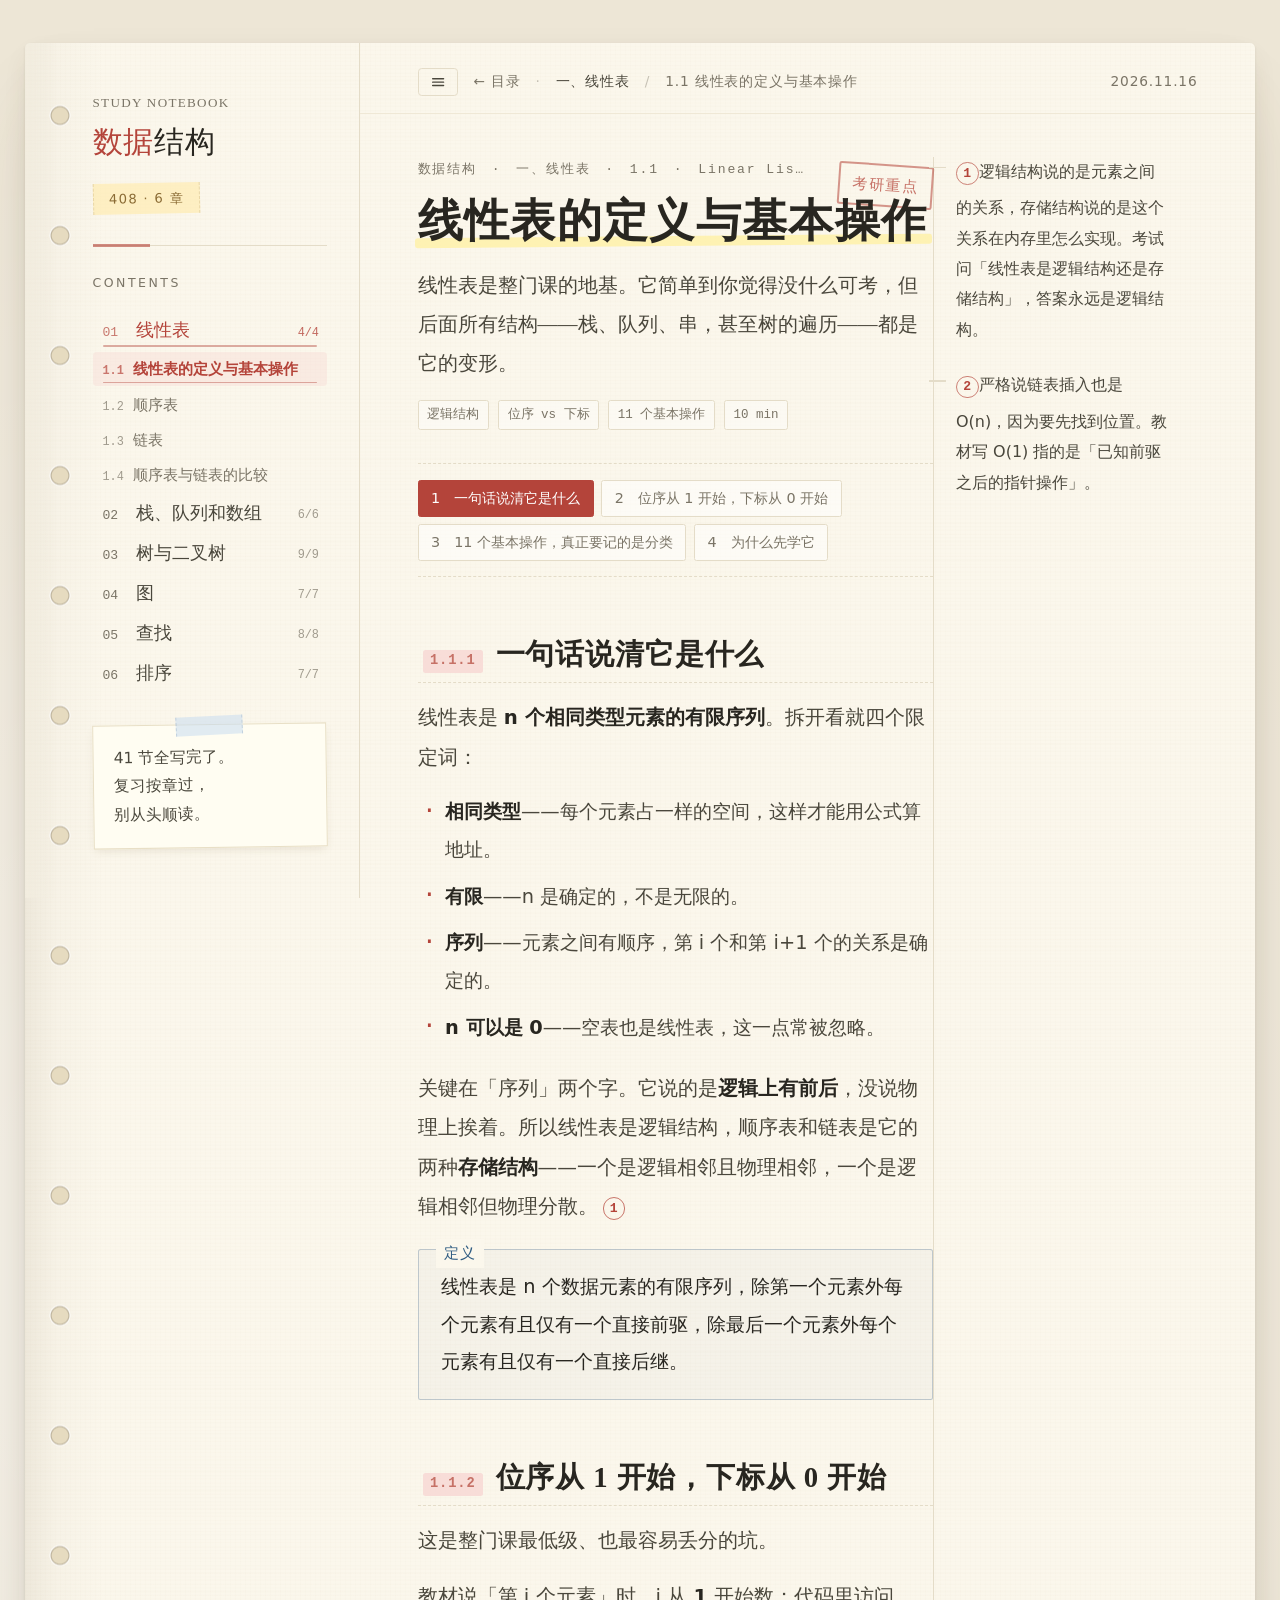
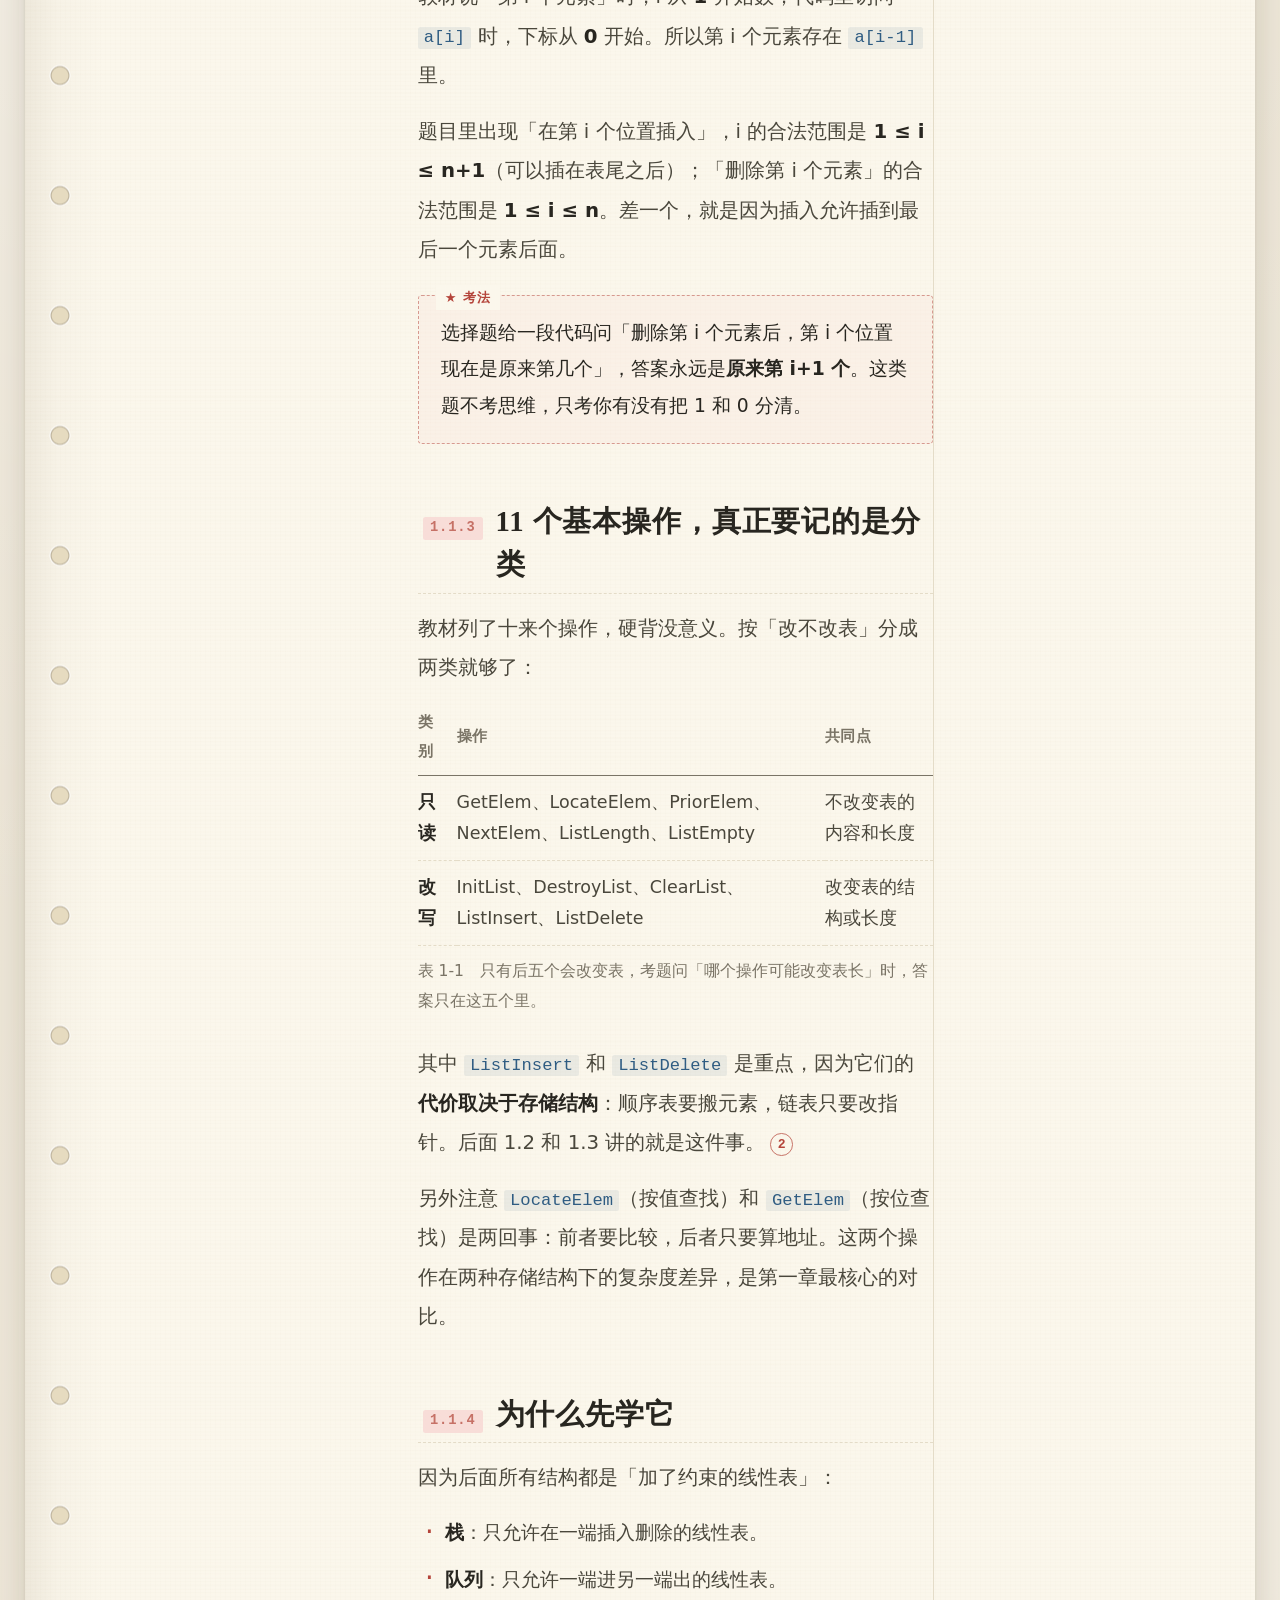
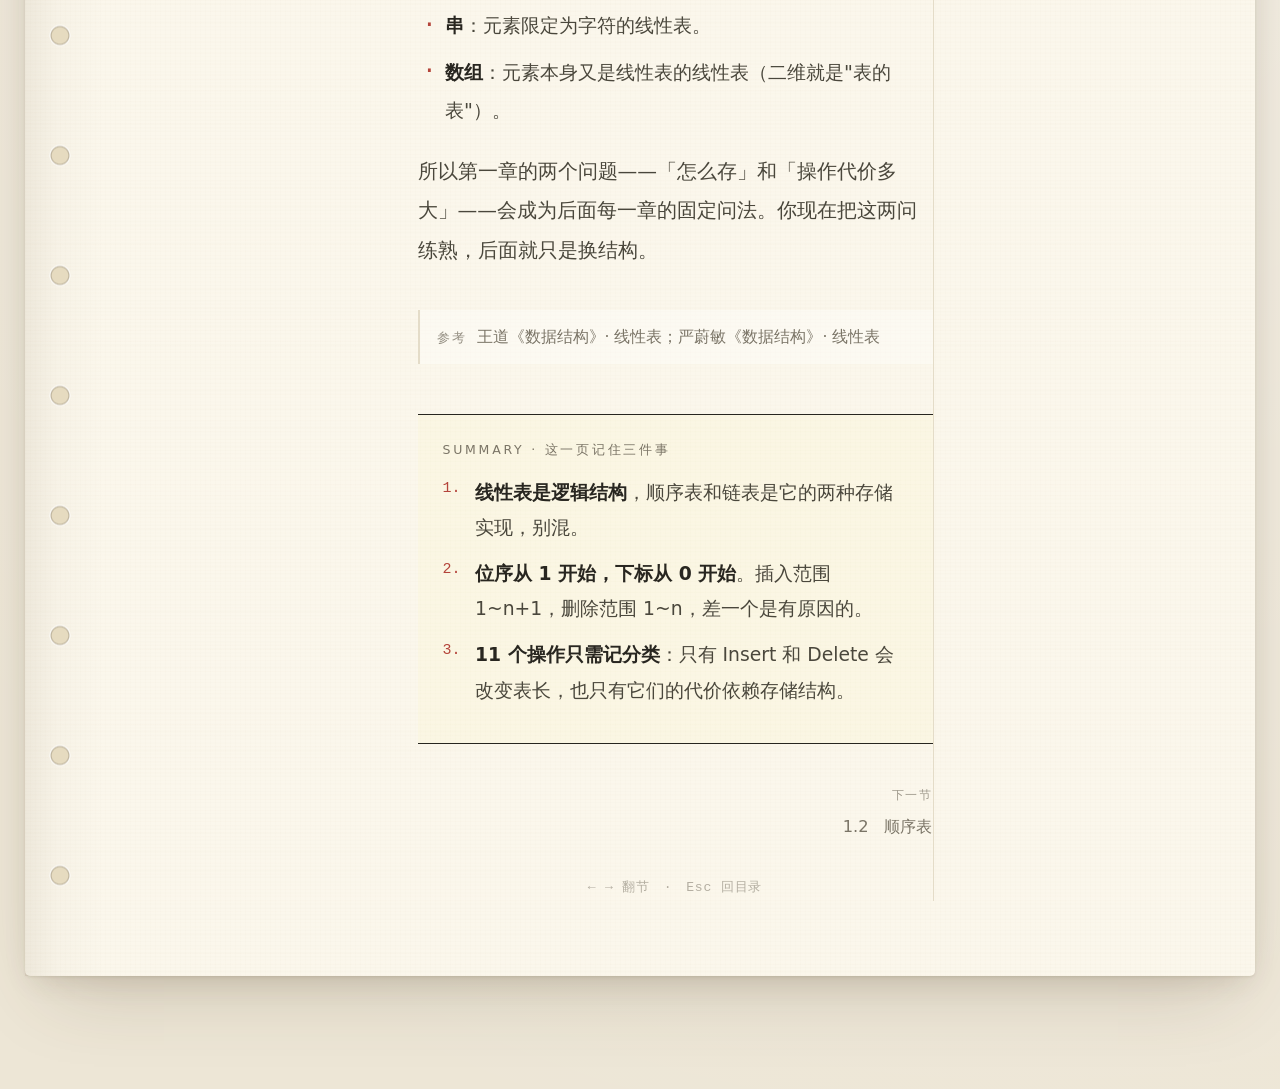
<file: note.html>
<!DOCTYPE html>
<html lang="zh-CN">
<head>
<meta charset="UTF-8">
<meta name="viewport" content="width=device-width, initial-scale=1.0">
<!--
  ============================================================
  笔记页模板
  这个文件只负责「长什么样」。所有文字都在 data.js 里。
  访问方式：note.html?id=bst
  ============================================================
-->
<title>笔记 · 数据结构</title>
<link rel="stylesheet" href="app.css?v=202611170030">
</head>
<body data-page="note">

<div class="book">
  <div class="holes"></div>

  <aside class="spine">
    <div class="hand-sub">STUDY NOTEBOOK</div>
    <div class="hand-title">考研<span>笔记</span></div>
    <div class="tape">408</div>

    <div class="rule-doodle"></div>

    <div class="toc-label">Contents</div>
    <ul class="toc" id="toc"></ul>

    <div class="memo" id="memo">加载中…</div>
  </aside>

  <div class="page">
    <div class="page-top">
      <div class="l">
        <button class="menu-btn" id="menuBtn" title="收起 / 展开目录"><svg width="13" height="13" viewBox="0 0 24 24" fill="none" stroke="currentColor" stroke-width="2.2" stroke-linecap="round"><path d="M4 7h16M4 12h16M4 17h16"/></svg><span class="mb-text">章节</span></button>
        <div id="crumb"></div>
      </div>
      <div id="date">2026.11.16</div>
    </div>
    <main id="main"></main>
  </div>
</div>

<div class="mask" id="mask"></div>

<script src="data/ds.js"></script>
<script src="data/coa.js"></script>
<script src="data/os.js"></script>
<script src="data/math.js"></script>
<script src="data/en.js"></script>
<script src="data/pol.js"></script>
<script src="data/net.js"></script>
<script src="render.js"></script>
</body>
</html>
</file>
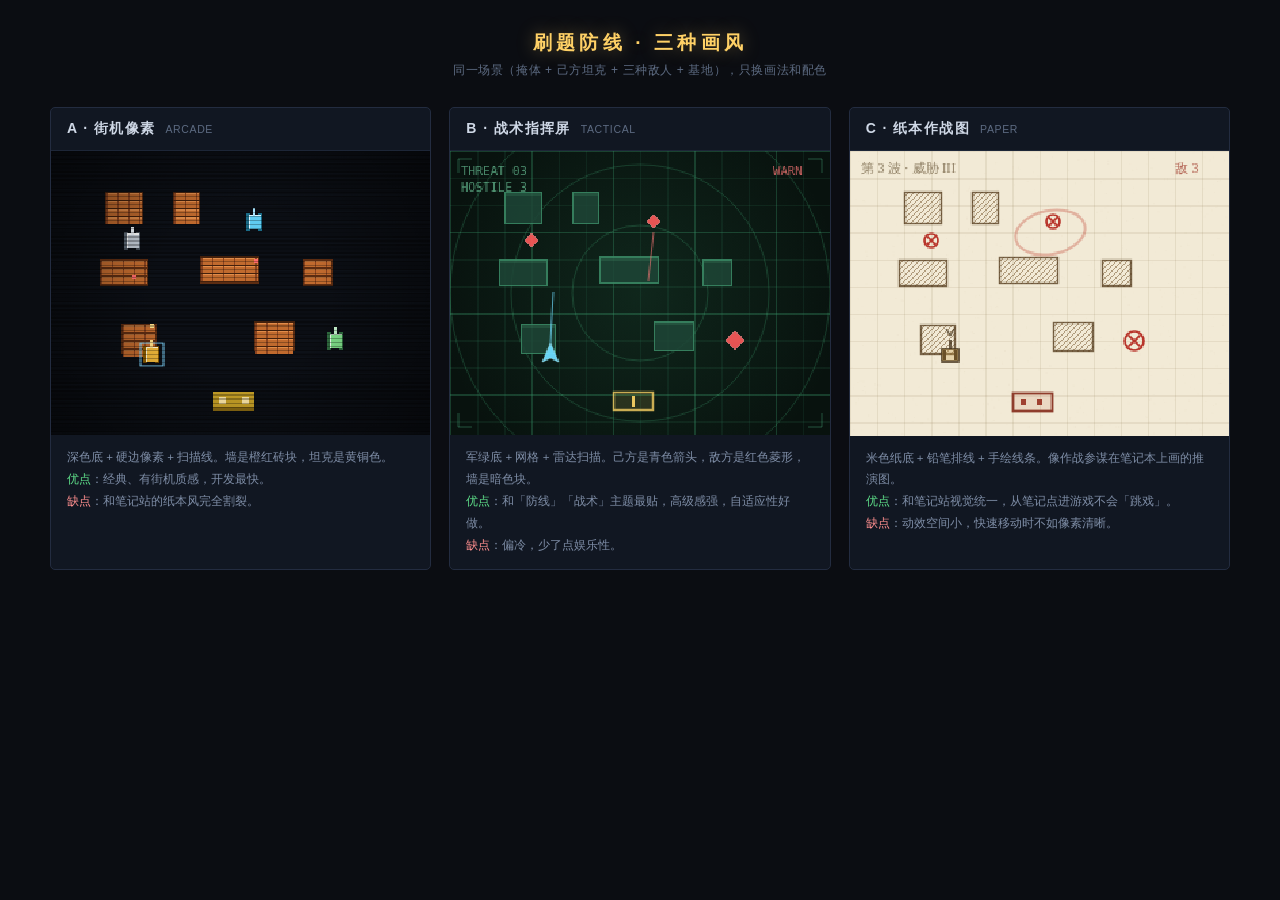
<file: style-preview.html>
<!DOCTYPE html>
<html lang="zh-CN">
<head>
<meta charset="UTF-8">
<title>刷题防线 · 画风方案</title>
<style>
*{margin:0;padding:0;box-sizing:border-box}
body{
  background:#0b0d12;color:#cfd8e6;
  font-family:-apple-system,"Segoe UI","Microsoft YaHei",sans-serif;
  padding:30px 24px 60px;
}
h1{
  font-size:19px;letter-spacing:.22em;color:#ffd166;text-align:center;
  margin-bottom:6px;text-shadow:0 0 18px rgba(255,209,102,.35);
}
.sub{text-align:center;font-size:12px;color:#5d6b82;margin-bottom:28px;letter-spacing:.05em}

.grid{display:grid;grid-template-columns:repeat(auto-fit,minmax(300px,1fr));gap:18px;max-width:1180px;margin:0 auto}
.card{
  background:#111722;border:1px solid #232c40;border-radius:5px;overflow:hidden;
  transition:.2s;
}
.card:hover{border-color:#3d5175;transform:translateY(-2px)}
.card .hd{
  padding:12px 16px;border-bottom:1px solid #1d2637;
  display:flex;align-items:baseline;gap:10px;
}
.card .hd b{font-size:14px;letter-spacing:.1em}
.card .hd span{font-size:10.5px;color:#5d6b82;letter-spacing:.06em}
.card .cv{display:block;width:100%;height:auto;image-rendering:pixelated}
.card .ft{
  padding:12px 16px;font-size:11.5px;line-height:1.9;color:#7e8da6;
}
.card .ft em{color:#a9bdd6;font-style:normal}
.card .ft .pro{color:#5fe08a}
.card .ft .con{color:#ff8f8f}
</style>
</head>
<body>

<h1>刷题防线 · 三种画风</h1>
<div class="sub">同一场景（掩体 + 己方坦克 + 三种敌人 + 基地），只换画法和配色</div>

<div class="grid">

  <div class="card">
    <div class="hd"><b>A · 街机像素</b><span>ARCADE</span></div>
    <canvas class="cv" id="a" width="280" height="210"></canvas>
    <div class="ft">
      深色底 + 硬边像素 + 扫描线。墙是橙红砖块，坦克是黄铜色。<br>
      <em class="pro">优点</em>：经典、有街机质感，开发最快。<br>
      <em class="con">缺点</em>：和笔记站的纸本风完全割裂。
    </div>
  </div>

  <div class="card">
    <div class="hd"><b>B · 战术指挥屏</b><span>TACTICAL</span></div>
    <canvas class="cv" id="b" width="280" height="210"></canvas>
    <div class="ft">
      军绿底 + 网格 + 雷达扫描。己方是青色箭头，敌方是红色菱形，墙是暗色块。<br>
      <em class="pro">优点</em>：和「防线」「战术」主题最贴，高级感强，自适应性好做。<br>
      <em class="con">缺点</em>：偏冷，少了点娱乐性。
    </div>
  </div>

  <div class="card">
    <div class="hd"><b>C · 纸本作战图</b><span>PAPER</span></div>
    <canvas class="cv" id="c" width="280" height="210"></canvas>
    <div class="ft">
      米色纸底 + 铅笔排线 + 手绘线条。像作战参谋在笔记本上画的推演图。<br>
      <em class="pro">优点</em>：和笔记站视觉统一，从笔记点进游戏不会「跳戏」。<br>
      <em class="con">缺点</em>：动效空间小，快速移动时不如像素清晰。
    </div>
  </div>

</div>

<script>
/* ---------- 公共场景数据 ---------- */
const WALLS = [
  [40,30,28,24], [90,30,20,24],
  [36,80,36,20], [110,78,44,20], [186,80,22,20],
  [52,128,26,22], [150,126,30,22],
];
const BASE = {x:120, y:178, w:30, h:14};
const PLAYER = {x:74, y:150};
const ENEMIES = [
  {x:60,  y:66,  t:'n'},
  {x:150, y:52,  t:'f'},
  {x:210, y:140, t:'a'},
];

/* ============================================================
   A · 街机像素
   ============================================================ */
(function(){
  const c = document.getElementById('a'), g = c.getContext('2d');
  const W = 280, H = 210;

  g.fillStyle = '#0b0e14'; g.fillRect(0,0,W,H);
  // 底纹
  g.fillStyle = 'rgba(80,110,160,.03)';
  for(let y=0;y<H;y+=4) g.fillRect(0,y,W,1);

  // 墙
  for(const [x,y,w,h] of WALLS){
    g.fillStyle = '#5c2c11'; g.fillRect(x,y,w,h);
    for(let by=y+1; by<y+h-1; by+=6){
      g.fillStyle = '#c06a2e'; g.fillRect(x+1,by,w-2,5);
      g.fillStyle = '#e08c4a'; g.fillRect(x+1,by,w-2,1);
      g.fillStyle = '#8a4420';
      for(let bx=x+1; bx<x+w-1; bx+=8) g.fillRect(bx,by,1,5);
    }
  }

  // 基地
  g.fillStyle = '#c9a227'; g.fillRect(BASE.x,BASE.y,BASE.w,BASE.h);
  g.fillStyle = '#ffe9a8';
  g.fillRect(BASE.x+4,BASE.y+4,5,5); g.fillRect(BASE.x+BASE.w-9,BASE.y+4,5,5);
  g.fillStyle = '#8a6a12'; g.fillRect(BASE.x,BASE.y+BASE.h-3,BASE.w,3);

  // 坦克绘制
  function tank(x,y,body,light,dark,hi){
    const T = 13;
    g.fillStyle = dark; g.fillRect(x-6,y-6,3,T); g.fillRect(x+3,y-6,3,T);
    g.fillStyle = body; g.fillRect(x-4,y-5,T-4,T-2);
    g.fillStyle = hi;   g.fillRect(x-4,y-5,T-4,1); g.fillRect(x-4,y-5,1,T-2);
    g.fillStyle = light; g.fillRect(x-1,y-10,2,6);
  }

  // 敌人
  const EC = {
    n:['#c3ccd6','#eef4fa','#5b6773','#ffffff'],
    f:['#5fcbf0','#a8e6ff','#1a6a86','#d8f4ff'],
    a:['#7fe08a','#c8f5cf','#2f6b3f','#eaffee'],
  };
  ENEMIES.forEach(e => tank(e.x, e.y, ...EC[e.t]));

  // 玩家 + 护盾
  g.strokeStyle = '#7fd6ff'; g.strokeRect(PLAYER.x-8, PLAYER.y-8, 17, 17);
  tank(PLAYER.x, PLAYER.y, '#f0b83a','#ffe08a','#8a5a00','#fff6cf');

  // 子弹
  g.fillStyle = '#ffe08a'; g.fillRect(73,128,3,3);
  g.fillStyle = '#ff6b6b'; g.fillRect(150,80,3,3); g.fillRect(60,92,3,3);

  // 扫描线 + 暗角
  g.fillStyle = 'rgba(0,0,0,.28)';
  for(let y=0;y<H;y+=3) g.fillRect(0,y,W,1);
  const vg = g.createRadialGradient(W/2,H/2,60, W/2,H/2,190);
  vg.addColorStop(0,'transparent'); vg.addColorStop(1,'rgba(0,0,0,.55)');
  g.fillStyle = vg; g.fillRect(0,0,W,H);
})();

/* ============================================================
   B · 战术指挥屏
   ============================================================ */
(function(){
  const c = document.getElementById('b'), g = c.getContext('2d');
  const W = 280, H = 210;

  g.fillStyle = '#08120e'; g.fillRect(0,0,W,H);

  // 网格
  g.strokeStyle = 'rgba(60,140,100,.13)'; g.lineWidth = 1;
  for(let x=0;x<W;x+=20){ g.beginPath(); g.moveTo(x+.5,0); g.lineTo(x+.5,H); g.stroke(); }
  for(let y=0;y<H;y+=20){ g.beginPath(); g.moveTo(0,y+.5); g.lineTo(W,y+.5); g.stroke(); }
  // 主网格
  g.strokeStyle = 'rgba(60,160,110,.22)';
  for(let x=0;x<W;x+=60){ g.beginPath(); g.moveTo(x+.5,0); g.lineTo(x+.5,H); g.stroke(); }
  for(let y=0;y<H;y+=60){ g.beginPath(); g.moveTo(0,y+.5); g.lineTo(W,y+.5); g.stroke(); }

  // 雷达扫描
  const cx=140, cy=105;
  const rg = g.createRadialGradient(cx,cy,0,cx,cy,150);
  rg.addColorStop(0,'rgba(80,220,150,.10)');
  rg.addColorStop(1,'rgba(80,220,150,0)');
  g.fillStyle = rg; g.beginPath(); g.arc(cx,cy,150,0,Math.PI*2); g.fill();
  g.strokeStyle = 'rgba(90,230,160,.18)'; g.lineWidth = 1;
  [50,95,140].forEach(r=>{ g.beginPath(); g.arc(cx,cy,r,0,Math.PI*2); g.stroke(); });

  // 墙：暗色块 + 发光边
  for(const [x,y,w,h] of WALLS){
    g.fillStyle = 'rgba(30,70,55,.85)'; g.fillRect(x,y,w,h);
    g.strokeStyle = 'rgba(90,210,150,.42)'; g.lineWidth = 1;
    g.strokeRect(x+.5,y+.5,w-1,h-1);
    g.fillStyle = 'rgba(120,230,170,.10)'; g.fillRect(x+1,y+1,w-2,2);
  }

  // 基地：方框 + 扫描
  g.strokeStyle = 'rgba(255,214,102,.75)'; g.lineWidth = 1.5;
  g.strokeRect(BASE.x+.5, BASE.y+.5, BASE.w-1, BASE.h-1);
  g.fillStyle = 'rgba(255,214,102,.12)'; g.fillRect(BASE.x,BASE.y,BASE.w,BASE.h);
  g.fillStyle = 'rgba(255,214,102,.9)';
  g.fillRect(BASE.x+BASE.w/2-1, BASE.y+3, 2, BASE.h-6);

  // 己方：青色箭头（三角 + 短尾）
  function friendly(x,y,ang){
    g.save(); g.translate(x,y); g.rotate(ang);
    g.fillStyle = 'rgba(110,220,255,.95)';
    g.beginPath(); g.moveTo(0,-8); g.lineTo(6,6); g.lineTo(0,3); g.lineTo(-6,6); g.closePath(); g.fill();
    g.strokeStyle = 'rgba(160,240,255,.5)'; g.lineWidth = 1; g.stroke();
    g.restore();
  }
  // 敌方：红色菱形
  function hostile(x,y,big){
    const r = big ? 7 : 5;
    g.save(); g.translate(x,y);
    g.fillStyle = 'rgba(255,90,90,.9)';
    g.beginPath(); g.moveTo(0,-r); g.lineTo(r,0); g.lineTo(0,r); g.lineTo(-r,0); g.closePath(); g.fill();
    g.strokeStyle = 'rgba(255,150,150,.55)'; g.lineWidth = 1; g.stroke();
    g.restore();
  }

  ENEMIES.forEach(e => hostile(e.x, e.y, e.t==='a'));
  friendly(PLAYER.x, PLAYER.y, 0);

  // 弹道
  g.strokeStyle = 'rgba(110,220,255,.7)'; g.lineWidth = 1;
  g.beginPath(); g.moveTo(PLAYER.x, PLAYER.y-8); g.lineTo(PLAYER.x+2, PLAYER.y-46); g.stroke();
  g.strokeStyle = 'rgba(255,120,120,.6)';
  g.beginPath(); g.moveTo(150,60); g.lineTo(146,96); g.stroke();

  // 四角刻度
  g.strokeStyle = 'rgba(90,210,150,.35)'; g.lineWidth = 1;
  [[6,6,1,1],[W-6,6,-1,1],[6,H-6,1,-1],[W-6,H-6,-1,-1]].forEach(([x,y,dx,dy])=>{
    g.beginPath(); g.moveTo(x,y+dy*10); g.lineTo(x,y); g.lineTo(x+dx*10,y); g.stroke();
  });

  // 文字读数
  g.font = '9px Consolas, monospace';
  g.fillStyle = 'rgba(120,220,170,.65)';
  g.fillText('THREAT 03', 8, 18);
  g.fillText('HOSTILE 3', 8, 30);
  g.fillStyle = 'rgba(255,120,120,.75)';
  g.fillText('WARN', W-42, 18);
})();

/* ============================================================
   C · 纸本作战图
   ============================================================ */
(function(){
  const c = document.getElementById('c'), g = c.getContext('2d');
  const W = 280, H = 210;

  // 纸底
  g.fillStyle = '#f2ead6'; g.fillRect(0,0,W,H);
  // 纸纹
  for(let i=0;i<900;i++){
    g.fillStyle = 'rgba(160,140,100,' + (Math.random()*0.05) + ')';
    g.fillRect(Math.random()*W, Math.random()*H, 1, 1);
  }
  // 淡格线
  g.strokeStyle = 'rgba(150,130,95,.14)'; g.lineWidth = 1;
  for(let x=0;x<W;x+=20){ g.beginPath(); g.moveTo(x+.5,0); g.lineTo(x+.5,H); g.stroke(); }
  for(let y=0;y<H;y+=20){ g.beginPath(); g.moveTo(0,y+.5); g.lineTo(W,y+.5); g.stroke(); }

  // 墙：铅笔排线
  function hatch(x,y,w,h){
    g.save();
    g.beginPath(); g.rect(x,y,w,h); g.clip();
    g.strokeStyle = 'rgba(120,90,50,.55)'; g.lineWidth = 1;
    for(let i=-h; i<w; i+=4){
      g.beginPath(); g.moveTo(x+i, y+h); g.lineTo(x+i+h, y); g.stroke();
    }
    g.restore();
    g.strokeStyle = 'rgba(90,65,35,.8)'; g.lineWidth = 1.4;
    g.strokeRect(x+.5,y+.5,w-1,h-1);
  }
  for(const [x,y,w,h] of WALLS) hatch(x,y,w,h);

  // 基地：方框 + 星
  g.strokeStyle = '#8a3a2a'; g.lineWidth = 1.8;
  g.strokeRect(BASE.x+.5, BASE.y+.5, BASE.w-1, BASE.h-1);
  g.fillStyle = 'rgba(180,80,60,.12)'; g.fillRect(BASE.x,BASE.y,BASE.w,BASE.h);
  g.fillStyle = '#a04030';
  for(let i=0;i<2;i++) g.fillRect(BASE.x+6+i*12, BASE.y+5, 4, 4);

  // 己方：深褐手绘坦克
  function tank(x,y){
    g.strokeStyle = '#4a3820'; g.lineWidth = 1.6;
    g.strokeRect(x-6, y-4, 12, 9);
    g.beginPath(); g.moveTo(x, y-4); g.lineTo(x, y-11); g.stroke();
    g.fillStyle = 'rgba(200,160,80,.35)'; g.fillRect(x-6, y-4, 12, 9);
    g.fillStyle = '#6a5028'; g.fillRect(x-5, y-3, 2, 7); g.fillRect(x+3, y-3, 2, 7);
  }
  // 敌方：红圈 + 叉
  function enemy(x,y,big){
    const r = big ? 7 : 5;
    g.strokeStyle = '#b8342a'; g.lineWidth = 1.7;
    g.beginPath(); g.arc(x,y,r,0,Math.PI*2); g.stroke();
    g.beginPath(); g.moveTo(x-r*0.6,y-r*0.6); g.lineTo(x+r*0.6,y+r*0.6);
    g.moveTo(x+r*0.6,y-r*0.6); g.lineTo(x-r*0.6,y+r*0.6); g.stroke();
  }

  ENEMIES.forEach(e => enemy(e.x, e.y, e.t==='a'));
  tank(PLAYER.x, PLAYER.y);

  // 手绘箭头（表示己方朝向）
  g.strokeStyle = 'rgba(74,56,32,.75)'; g.lineWidth = 1.4;
  g.beginPath(); g.moveTo(PLAYER.x, PLAYER.y-14);
  g.lineTo(PLAYER.x-3, PLAYER.y-19); g.moveTo(PLAYER.x, PLAYER.y-14);
  g.lineTo(PLAYER.x+3, PLAYER.y-19); g.stroke();

  // 红色铅笔圈注（敌人方向）
  g.strokeStyle = 'rgba(190,60,45,.32)'; g.lineWidth = 2;
  g.beginPath(); g.ellipse(148, 60, 26, 16, -0.2, 0, Math.PI*2); g.stroke();

  // 角落标注
  g.font = '10px Georgia, serif';
  g.fillStyle = 'rgba(90,70,40,.65)';
  g.fillText('第 3 波 · 威胁 III', 8, 16);
  g.fillStyle = 'rgba(160,60,45,.75)';
  g.fillText('敌 3', W-40, 16);
})();
</script>
</body>
</html>
</file>
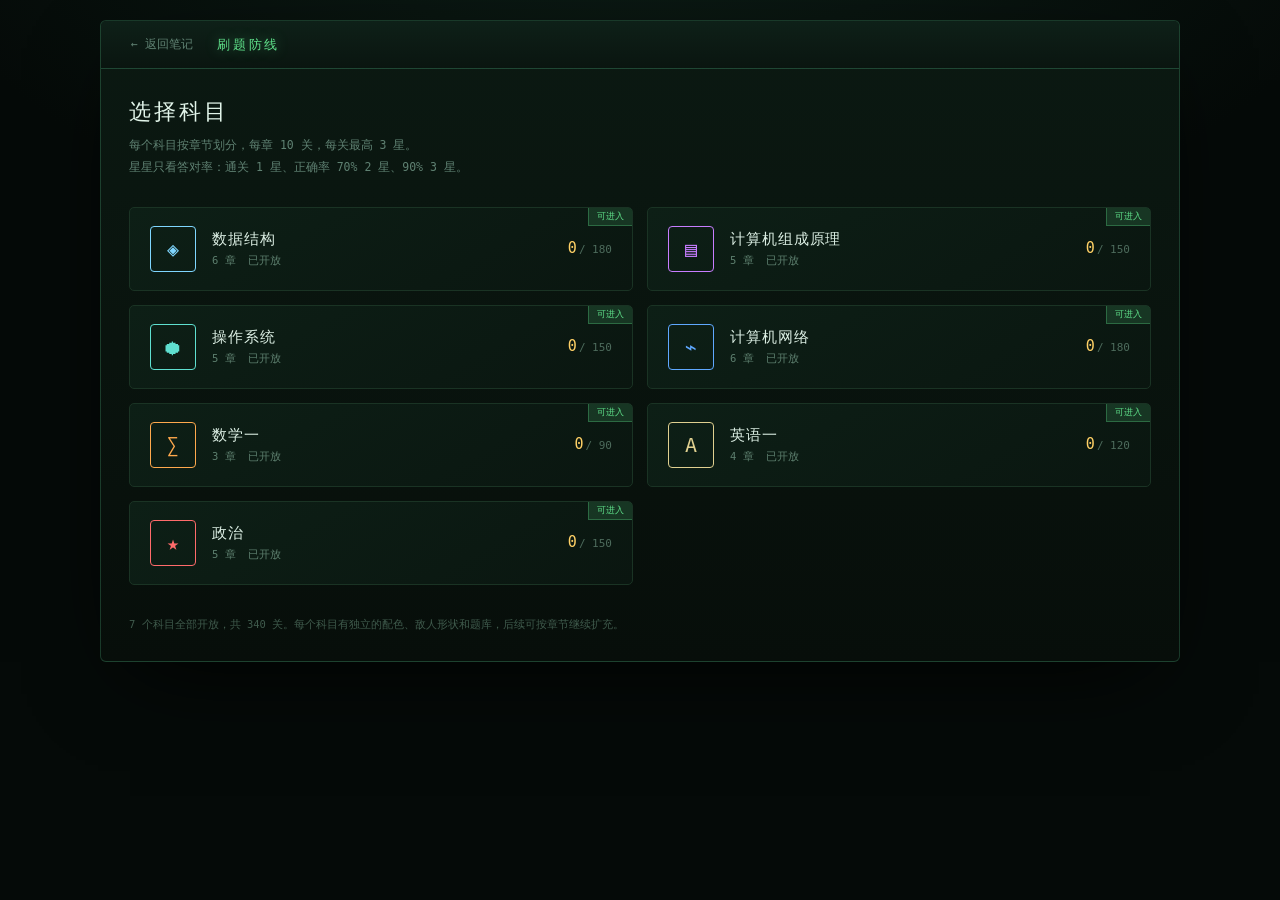
<file: subjects.html>
<!DOCTYPE html>
<html lang="zh-CN">
<head>
<meta charset="UTF-8">
<meta name="viewport" content="width=device-width, initial-scale=1.0">
<title>刷题防线 · 选择科目</title>
<style>
:root{
  --bg:#060f0b;
  --panel:#0b1a13;
  --panel2:#0e2018;
  --line:rgba(90,210,150,.22);
  --line2:rgba(90,210,150,.12);
  --ink:#c9e8d8;
  --dim:#5f8172;
  --green:#5fe08a;
  --cyan:#7fd6ff;
  --gold:#ffd166;
  --red:#ff6b6b;
}
*{margin:0;padding:0;box-sizing:border-box}
html,body{min-height:100%}
body{
  background:radial-gradient(1200px 700px at 50% -20%,#0d2018,#050a08 65%);
  color:var(--ink);
  font-family:"Cascadia Code","Consolas","Microsoft YaHei",monospace;
  padding:20px;display:flex;justify-content:center;
  min-height:100vh;align-items:flex-start;
}
.app{
  width:100%;max-width:1080px;
  background:linear-gradient(180deg,#0b1912,#070e0a);
  border:1px solid var(--line);border-radius:6px;
  box-shadow:0 30px 90px -30px #000;
  overflow:hidden;
}

.top{
  display:flex;align-items:center;gap:14px;
  padding:11px 20px;border-bottom:1px solid var(--line);
  background:linear-gradient(180deg,#0e2018,#0a1510);
}
.top a{
  color:var(--dim);text-decoration:none;font-size:11.5px;
  padding:4px 9px;border:1px solid transparent;border-radius:2px;transition:.15s;
}
.top a:hover{color:var(--green);border-color:var(--line)}
.top .name{font-size:13px;letter-spacing:.22em;color:var(--green);text-shadow:0 0 14px rgba(95,224,138,.4)}
.top .sp{flex:1}
.top .total{font-size:11px;color:var(--dim)}
.top .total b{color:var(--gold);font-size:14px}

.head{padding:28px 28px 8px}
.head h1{
  font-size:22px;letter-spacing:.14em;font-weight:400;color:#e2f5ea;
  margin-bottom:8px;
}
.head p{font-size:11.5px;color:var(--dim);line-height:1.9}

.grid{
  padding:20px 28px 30px;
  display:grid;grid-template-columns:repeat(2,1fr);gap:14px;
}
@media(max-width:760px){ .grid{grid-template-columns:1fr} }

.card{
  position:relative;
  display:flex;align-items:center;gap:16px;
  padding:18px 20px;
  background:linear-gradient(150deg,#0d1f16,#0a1610);
  border:1px solid #1a3324;border-radius:5px;
  cursor:pointer;transition:.18s;
  text-decoration:none;color:inherit;
  overflow:hidden;
}
.card:hover{border-color:rgba(95,224,138,.5);background:linear-gradient(150deg,#11291c,#0c1c14);transform:translateY(-2px);box-shadow:0 12px 28px -14px rgba(95,224,138,.35)}
.card.lock{opacity:.42;cursor:not-allowed;background:#08120d}
.card.lock:hover{transform:none;border-color:#1a3324;box-shadow:none;background:#08120d}

.card .em{
  flex:0 0 46px;height:46px;border-radius:4px;
  display:flex;align-items:center;justify-content:center;
  font-size:20px;border:1px solid currentColor;
}
.card .body{flex:1;min-width:0}
.card .nm{
  font-size:15px;letter-spacing:.06em;margin-bottom:5px;color:#dcefe4;
}
.card .meta{
  font-size:10.5px;color:#5d7f6e;display:flex;gap:12px;flex-wrap:wrap;
}
.card .meta b{color:#8fb8a2;font-weight:400}

.card .stars{
  flex:0 0 auto;text-align:right;white-space:nowrap;
  display:flex;align-items:baseline;gap:2px;
}
.card .stars .n{font-size:15px;color:var(--gold);line-height:1;font-weight:500}
.card .stars .s{font-size:11px;color:#4d6b5c}

.card .badge{
  position:absolute;top:0;right:0;
  font-size:9px;padding:2px 8px;
  background:rgba(95,224,138,.15);color:var(--green);
  border-left:1px solid rgba(95,224,138,.3);border-bottom:1px solid rgba(95,224,138,.3);
}
.card.lock .badge{background:rgba(120,140,130,.1);color:#5d7f6e;border-color:#25382d}

.foot{
  padding:0 28px 26px;font-size:10.5px;color:#3f5a4c;line-height:1.9;
}
</style>
</head>
<body>

<div class="app">
  <div class="top">
    <a href="index.html">← 返回笔记</a>
    <span class="name">刷题防线</span>
    <span class="sp"></span>
  </div>

  <div class="head">
    <h1>选择科目</h1>
    <p>每个科目按章节划分，每章 10 关，每关最高 3 星。<br>星星只看答对率：通关 1 星、正确率 70% 2 星、90% 3 星。</p>
  </div>

  <div class="grid" id="grid"></div>

  <div class="foot" id="foot"></div>
</div>

<script>
const SUBJECTS = [
  {id:'ds',  name:'数据结构',      icon:'◈', col:'#7fd6ff', chapters:6, ready:true,  desc:'线性表、栈队列、树、图、查找、排序'},
  {id:'coa', name:'计算机组成原理', icon:'▤', col:'#c77dff', chapters:5, ready:true,  desc:'数据表示、存储、指令、CPU、总线与 I/O'},
  {id:'os',  name:'操作系统',      icon:'⬢', col:'#5fe0d0', chapters:5, ready:true,  desc:'概述、进程、内存、文件、I/O（完整五章）'},
  {id:'net', name:'计算机网络',    icon:'⌁', col:'#5fa8ff', chapters:6, ready:true,  desc:'体系、物理、链路、网络、传输、应用、安全'},
  {id:'math',name:'数学一',        icon:'∑', col:'#ffa94d', chapters:3, ready:true,  desc:'高数、线代、概率统计（完整三章）'},
  {id:'en',  name:'英语一',        icon:'A', col:'#e0d090', chapters:4, ready:true,  desc:'词汇、阅读、翻译、写作、完形、语法'},
  {id:'pol', name:'政治',          icon:'★', col:'#ff6b6b', chapters:5, ready:true,  desc:'马原、毛中特、史纲、思修、时政（完整五章）'}
];

const KEY_PROG = 'qz:progress';

function loadProg(){
  try{ return JSON.parse(localStorage.getItem(KEY_PROG) || '{}'); }catch(e){ return {}; }
}

/* 某科已得星数：key 形如 ds-1-3 */
function subjectStars(prog, id){
  let sum = 0;
  for(const k in prog){
    if(k.startsWith(id + '-')) sum += prog[k].stars || 0;
  }
  return sum;
}

function render(){
  const prog = loadProg();
  let total = 0;
  const grid = document.getElementById('grid');
  grid.innerHTML = '';

  SUBJECTS.forEach(s => {
    const got = subjectStars(prog, s.id);
    total += got;
    const max = s.chapters * 30;

    const el = document.createElement(s.ready ? 'a' : 'div');
    el.className = 'card' + (s.ready ? '' : ' lock');
    if(s.ready) el.href = 'hub.html?subject=' + s.id;

    el.innerHTML =
      '<div class="em" style="color:' + s.col + '">' + s.icon + '</div>' +
      '<div class="body">' +
        '<div class="nm">' + s.name + '</div>' +
        '<div class="meta">' +
          '<span>' + s.chapters + ' 章</span>' +
          '<span>' + (s.ready ? '已开放' : '题库建设中') + '</span>' +
        '</div>' +
      '</div>' +
      '<div class="stars">' +
        '<span class="n">' + got + '</span>' +
        '<span class="s">/ ' + max + '</span>' +
      '</div>' +
      '<div class="badge">' + (s.ready ? '可进入' : '待开放') + '</div>';

    grid.appendChild(el);
  });

  // 顶部总星数已移除（只保留每个科目卡片上的星数）

  const readyN = SUBJECTS.filter(s => s.ready).length;
  document.getElementById('foot').innerHTML =
    '7 个科目全部开放，共 ' + SUBJECTS.reduce(function(a,x){ return a + x.chapters * 10; }, 0) + ' 关。' +
    '每个科目有独立的配色、敌人形状和题库，后续可按章节继续扩充。';
}

render();
</script>
</body>
</html>
</file>
<file: app.css>
/* ============================================================
   数据结构 · 考研笔记 —— 样式表（纸本手账）
   模板只引用这一个文件，改样式只改这里。
   ============================================================ */

:root{
  --paper:#FBF7EC;
  --paper-2:#F6F1E3;
  --ink:#282620;
  --ink-2:#4A473C;
  --ink-3:#7A7466;
  --rule:#E4DCC8;
  --rule-2:#EFE8D6;
  --red:#B4443A;
  --blue:#2F5C82;
  --green:#4A7A52;
  --hl-y:#FFF0A0;
  --hl-g:#CDE8CB;
  --hl-p:#F7D5D2;
  --kai:"Kaiti SC","STKaiti",KaiTi,"BiauKai",serif;
  --song:"Songti SC","Source Han Serif SC","Noto Serif SC",SimSun,serif;
  --sans:system-ui,-apple-system,"PingFang SC","Microsoft YaHei",sans-serif;
  --mono:"Cascadia Code",Consolas,"Courier New",monospace;
}

*{margin:0;padding:0;box-sizing:border-box}
html{scroll-behavior:smooth;zoom:1.25}
body{
  background:#EDE6D6;
  background-image:
    radial-gradient(circle at 20% 30%, rgba(255,255,255,.5), transparent 40%),
    radial-gradient(circle at 80% 70%, rgba(255,255,255,.35), transparent 45%);
  color:var(--ink);
  font-family:var(--sans);
  font-size:16px;
  line-height:1.95;
  -webkit-font-smoothing:auto;
  padding:34px 20px 90px;
}
a{color:inherit;text-decoration:none}
::selection{background:rgba(255,240,160,.85)}

/* ---------------- 装订外壳 ---------------- */
.book{
  max-width:1120px;margin:0 auto;
  background:var(--paper);
  border-radius:4px;
  box-shadow:
    0 1px 2px rgba(80,65,40,.10),
    0 8px 22px -6px rgba(80,65,40,.16),
    0 30px 60px -20px rgba(80,65,40,.22);
  position:relative;
  display:flex;
  min-height:calc(100vh - 124px);
}
.book::before{
  content:"";position:absolute;inset:0;pointer-events:none;z-index:0;
  border-radius:4px;
  background-image:
    repeating-linear-gradient(0deg,rgba(180,160,120,.022) 0 1px,transparent 1px 3px),
    repeating-linear-gradient(90deg,rgba(180,160,120,.018) 0 1px,transparent 1px 4px);
}
.book::after{
  content:"";position:absolute;left:0;top:0;bottom:0;width:64px;pointer-events:none;z-index:1;
  background:linear-gradient(90deg,rgba(120,100,70,.10),rgba(120,100,70,.03) 40%,transparent);
}

/* 活页孔 */
/* 活页孔：用背景重复铺满整本书，数量跟着页面高度走 */
.holes{
  position:absolute;left:16px;top:0;bottom:0;width:24px;z-index:3;
  pointer-events:none;
  background-image:radial-gradient(circle at 12px 12px,
      #E6DBC0 0 6.2px,
      rgba(110,92,55,.42) 7.1px,
      rgba(255,255,255,.85) 8.0px,
      transparent 8.8px);
  background-size:24px 96px;
  background-position:0 46px;
  background-repeat:repeat-y;
}

/* ---------------- 书脊 ---------------- */
/* 书脊：可收起 */
.spine{
  flex:0 0 268px;width:268px;position:sticky;top:34px;
  align-self:flex-start;
  z-index:2;
  padding:38px 26px 40px 54px;
  border-right:1px solid var(--rule);
  background:linear-gradient(90deg,rgba(246,241,227,.55),transparent 24px);
  overflow-y:auto;
  max-height:calc(100vh - 68px);
  transition:flex-basis .28s cubic-bezier(.2,.7,.3,1),
             width .28s cubic-bezier(.2,.7,.3,1),
             padding .28s cubic-bezier(.2,.7,.3,1),
             opacity .18s ease,
             border-color .2s;
}
/* 只在桌面端生效，窄屏是抽屉，不能收起 */
@media(min-width:981px){
  body.spine-off .spine{
    flex-basis:0;width:0;
    padding-top:38px;padding-bottom:40px;padding-left:0;padding-right:0;
    opacity:0;border-right-color:transparent;overflow:hidden;
  }
  body.spine-off .holes{opacity:0}
}
.holes{transition:opacity .2s}
.menu-btn .mb-text{display:none}
.spine::-webkit-scrollbar{width:5px}
.spine::-webkit-scrollbar-thumb{background:var(--rule);border-radius:3px}

.hand-sub{
  font-family:var(--kai);font-size:10.5px;color:var(--ink-3);letter-spacing:.1em;
  margin-bottom:4px;white-space:nowrap;
}
.hand-title{
  font-family:var(--kai);font-size:24px;line-height:1.4;color:var(--ink);
  letter-spacing:.03em;margin-bottom:6px;
}
.hand-title span{color:var(--red)}
.tape{
  display:inline-block;background:rgba(255,235,170,.62);
  border-left:1px dashed rgba(180,150,90,.28);border-right:1px dashed rgba(180,150,90,.28);
  padding:2px 12px;font-family:var(--sans);font-size:10.5px;color:#8A6B34;
  letter-spacing:.1em;transform:rotate(-1.2deg);margin-top:10px;
}
.hand-title a{color:inherit;display:inline-block;transition:.15s}
.hand-title a:hover{color:var(--red);opacity:.85}

.page-top .back.home{color:var(--ink-3);font-size:10.5px;letter-spacing:.06em}
.page-top .back.home:hover{color:var(--red)}

.rule-doodle{height:1px;background:var(--rule);margin:24px 0 20px;position:relative}
.rule-doodle::after{
  content:"";position:absolute;left:0;top:-1px;width:46px;height:2px;
  background:var(--red);opacity:.6;
}
.toc-label{
  font-family:var(--sans);font-size:10px;letter-spacing:.2em;text-transform:uppercase;
  color:var(--ink-3);margin-bottom:12px;
}
.toc{list-style:none}
.toc li{margin-bottom:1px}
.toc a{
  display:flex;align-items:baseline;gap:7px;
  font-family:var(--kai);font-size:14px;color:var(--ink-2);
  padding:5px 6px 5px 8px;border-radius:3px;transition:.16s;cursor:pointer;
  position:relative;line-height:1.5;
}
.toc a .n{font-family:var(--mono);font-size:10.5px;color:var(--ink-3);min-width:20px}
.toc a:hover{background:rgba(255,240,160,.42);color:var(--ink)}
.toc a.on{color:var(--red)}
.toc a.on::after{
  content:"";position:absolute;left:8px;right:8px;bottom:2px;height:1.5px;
  background:var(--red);opacity:.42;border-radius:2px;
}
.toc a.on .n{color:var(--red);opacity:.7}
.toc a .pct{margin-left:auto;font-family:var(--mono);font-size:9.5px;color:var(--ink-3);opacity:.7}
.toc a.on .pct{color:var(--red);opacity:.8}

/* 书脊里的当前章节目录 */
.sub-toc{list-style:none;margin-top:2px}
.sub-toc a{
  display:flex;gap:7px;align-items:baseline;
  font-family:var(--sans);font-size:12px;color:var(--ink-3);
  padding:4px 8px;border-radius:3px;transition:.15s;cursor:pointer;line-height:1.6;
}
.sub-toc a .sn{font-family:var(--mono);font-size:9.5px;opacity:.7;flex:0 0 auto}
.sub-toc a:hover{background:rgba(255,240,160,.5);color:var(--ink -2)}
.sub-toc a.on{color:var(--red);background:rgba(247,213,210,.35);font-weight:600}
.sub-toc a.todo{opacity:.5;cursor:default}
.sub-toc a.todo:hover{background:none;color:var(--ink-3)}

.memo{
  margin-top:26px;background:#FFFDF2;border:1px solid #E8DFC6;
  padding:14px 16px;position:relative;
  box-shadow:0 3px 8px -2px rgba(120,100,60,.16);
  transform:rotate(-.8deg);
  font-family:var(--sans);font-size:12.5px;line-height:1.85;color:var(--ink-2);
}
.memo::before{
  content:"";position:absolute;top:-7px;left:50%;transform:translateX(-50%) rotate(-2deg);
  width:52px;height:15px;background:rgba(200,220,240,.55);
  border-left:1px dashed rgba(120,150,180,.3);border-right:1px dashed rgba(120,150,180,.3);
}
.memo b{color:var(--red);font-weight:600}

/* ---------------- 页面 ---------------- */
.page{flex:1;min-width:0;position:relative;z-index:2;display:flex;flex-direction:column}
.page-top{
  display:flex;align-items:center;justify-content:space-between;
  padding:20px 46px 14px;border-bottom:1px solid var(--rule-2);
  font-family:var(--sans);font-size:11px;color:var(--ink-3);letter-spacing:.06em;
  line-height:1.35;
}
.page-top .l{display:flex;gap:12px;align-items:center;min-width:0}
#crumb{display:flex;gap:12px;align-items:center;min-width:0;overflow:hidden;height:20px;flex:0 0 auto}
#crumb .now{overflow:hidden;text-overflow:ellipsis;white-space:nowrap}
.page-top .back{cursor:pointer;transition:.15s;white-space:nowrap}
.page-top .back:hover{color:var(--red)}
.page-top .cr{color:var(--ink-2)}
.page-top .sep{opacity:.4}

/* ---------------- 首页：目录 ---------------- */
.home{padding:44px 46px 70px;max-width:820px;margin:0 auto}
.home-kicker{
  font-family:var(--kai);font-size:14px;color:var(--ink-3);letter-spacing:.16em;
  margin-bottom:10px;
}
.home h1{
  font-family:var(--kai);font-size:44px;line-height:1.3;color:var(--ink);
  letter-spacing:.02em;margin-bottom:6px;
}
.home h1 em{
  font-style:normal;color:var(--red);margin-left:5px;
  background:linear-gradient(180deg,transparent 62%,rgba(255,240,160,.85) 62%);
  padding:0 3px;
}
.home .intro{
  font-size:15px;color:var(--ink-2);max-width:34em;line-height:2;margin-top:16px;
}
.home .sign{
  font-family:var(--kai);font-size:13px;color:var(--ink-3);
  margin-top:12px;text-align:right;padding-right:8px;
}

/* 总进度条 */
.strip{
  margin:30px 0 8px;padding:16px 20px;
  border-top:1px solid var(--ink);border-bottom:1px solid var(--ink);
  background:rgba(255,240,160,.10);
  display:flex;align-items:center;gap:22px;flex-wrap:wrap;
}
.strip .num{
  font-family:var(--kai);font-size:26px;color:var(--ink);line-height:1;
  font-variant-numeric:tabular-nums;
}
.strip .num small{font-size:13px;color:var(--ink-3);margin-left:2px}
.strip .lbl{font-size:11px;color:var(--ink-3);letter-spacing:.1em;line-height:1.5}
.strip .bar{
  flex:1;min-width:120px;height:7px;background:rgba(170,150,110,.20);border-radius:4px;
  overflow:hidden;
}
.strip .bar i{display:block;height:100%;background:var(--red);opacity:.78;border-radius:4px}

/* 章块 */
.ch-block{margin-top:34px}
.ch-head{
  display:flex;align-items:baseline;gap:12px;
  padding-bottom:8px;border-bottom:1.5px solid var(--ink);
  margin-bottom:2px;
}
.ch-roman{
  font-family:var(--kai);font-size:26px;color:var(--red);line-height:1;
  letter-spacing:.05em;flex:0 0 auto;
}
.ch-head h2{
  font-size:20px;font-weight:700;letter-spacing:.02em;color:var(--ink);
  border:none;padding:0;margin:0;display:inline;
}
.ch-head .ch-sub{
  font-size:11.5px;color:var(--ink-3);letter-spacing:.02em;
  flex:1;min-width:0;overflow:hidden;text-overflow:ellipsis;white-space:nowrap;
}
.ch-head .cnt{
  font-family:var(--mono);font-size:10.5px;color:var(--ink-3);flex:0 0 auto;
}

.sec-list{display:grid;grid-template-columns:1fr 1fr;gap:0 30px}
.sec{
  display:grid;grid-template-columns:38px 1fr 18px;gap:8px;align-items:baseline;
  padding:9px 4px;border-bottom:1px solid var(--rule-2);
  transition:.15s;
}
.sec .no{font-family:var(--mono);font-size:10px;color:var(--ink-3);letter-spacing:.02em}
.sec .nm{font-size:13.8px;color:var(--ink-2);line-height:1.6}
.sec .st{font-family:var(--mono);font-size:11px;color:var(--rule);text-align:right}
.sec.done{cursor:pointer}
.sec.done .nm{color:var(--ink);font-weight:600}
.sec.done .no{color:var(--red);opacity:.75}
.sec.done .st{color:var(--green)}
.sec.done:hover{background:rgba(255,240,160,.4)}
.sec.done:hover .st{color:var(--red)}
.sec.todo .nm{color:var(--ink-3)}
.sec.todo .no{opacity:.55}

/* ---------------- 笔记页 ---------------- */
.note{padding:34px 46px 60px 0;display:grid;grid-template-columns:1fr 212px;gap:0;max-width:1020px;margin:0 auto}
.note-body{padding-left:46px;min-width:0}

.note-head{margin-bottom:26px;position:relative}
.note-head .stamp{
  position:absolute;right:0;top:6px;transform:rotate(4deg);
  border:2px solid rgba(180,68,58,.55);color:rgba(180,68,58,.75);
  font-family:var(--kai);font-size:12px;letter-spacing:.1em;
  padding:4px 10px;border-radius:2px;white-space:nowrap;
}
.note-head .ch{
  font-family:var(--mono);font-size:10.5px;color:var(--ink-3);letter-spacing:.14em;
  margin-bottom:8px;padding-right:96px;
  overflow:hidden;text-overflow:ellipsis;white-space:nowrap;
}
.note-head h1{
  font-family:var(--kai);font-size:36px;line-height:1.3;letter-spacing:.03em;color:var(--ink);
  display:inline-block;position:relative;
}
.note-head h1::after{
  content:"";position:absolute;left:-2px;right:-4px;bottom:4px;height:8px;
  background:rgba(255,240,160,.75);z-index:-1;transform:rotate(-.5deg);
  border-radius:2px;
}
.note-head .lead{
  font-family:var(--kai);font-size:16px;color:var(--ink-2);line-height:1.95;margin-top:12px;
  max-width:31em;
}
.note-head .tags{display:flex;gap:7px;margin-top:14px;flex-wrap:wrap}
.note-head .tags span{
  font-family:var(--mono);font-size:10px;color:var(--ink-3);
  border:1px solid var(--rule);border-radius:2px;padding:1.5px 7px;
  background:rgba(255,255,255,.4);
}

/* 正文元素 */
h2.sec{
  font-family:var(--kai);font-size:23px;line-height:1.5;color:var(--ink);
  margin:36px 0 12px;letter-spacing:.03em;
  display:flex;align-items:baseline;gap:10px;
  padding-bottom:5px;border-bottom:1px dashed var(--rule);
  scroll-margin-top:24px;
}
h2.sec .n{
  font-family:var(--mono);font-size:11px;color:var(--red);opacity:.75;
  background:var(--hl-p);padding:1px 6px;border-radius:2px;flex:0 0 auto;
}
h3{
  font-family:var(--kai);font-size:18px;color:var(--red);margin:26px 0 8px;
  letter-spacing:.03em;
}
h3::before{content:"◆ ";font-size:10px;vertical-align:2px;opacity:.7}
p{color:var(--ink-2);margin-bottom:13px;line-height:2;font-size:15.8px}
p b,li b{color:var(--ink);font-weight:700}
.hl{background:linear-gradient(180deg,transparent 52%,var(--hl-y) 52%);padding:0 2px;color:var(--ink)}
code.i{
  font-family:var(--mono);font-size:.87em;color:var(--blue);
  background:rgba(47,92,130,.08);padding:1px 5px;border-radius:2px;
}
.mk{
  display:inline-flex;align-items:center;justify-content:center;
  width:18px;height:18px;border-radius:50%;
  border:1.2px solid rgba(180,68,58,.72);color:var(--red);
  font-family:var(--mono);font-size:10.5px;font-weight:600;line-height:1;
  vertical-align:1px;margin:0 4px;flex:0 0 auto;
}

/* 定义框 */
.def{
  border:1px solid rgba(47,92,130,.28);border-radius:2px;
  background:rgba(47,92,130,.028);
  padding:14px 18px;margin:18px 0;position:relative;
}
.def::before{
  content:"定义";position:absolute;top:-9px;left:14px;
  background:var(--paper);padding:0 6px;
  font-family:var(--kai);font-size:12px;color:var(--blue);letter-spacing:.1em;
}
.def p{margin:0;font-size:15.5px;line-height:1.95;color:var(--ink)}

/* 便签 */
.sticky{
  background:#FFF9C4;padding:16px 18px;margin:22px 0;
  box-shadow:0 4px 10px -3px rgba(120,100,60,.24);
  transform:rotate(-.7deg);position:relative;
  font-size:14px;line-height:1.9;color:#4A4030;
}
.sticky::before{
  content:"";position:absolute;top:-6px;left:22px;
  width:44px;height:14px;background:rgba(200,220,240,.5);transform:rotate(-3deg);
}
.sticky b{color:var(--red);font-weight:700}
.sticky.blue{background:#DDEEF8;transform:rotate(.6deg)}
.sticky.blue::before{transform:rotate(2.5deg);background:rgba(255,235,170,.6)}

/* 考法（红框） */
.exam{
  border:1px dashed rgba(180,68,58,.5);border-radius:3px;
  background:rgba(247,213,210,.18);
  padding:15px 18px;margin:20px 0;position:relative;
}
.exam::before{
  content:"★ 考法";position:absolute;top:-9px;left:14px;
  background:var(--paper);padding:0 7px;
  font-family:var(--sans);font-size:10.5px;font-weight:700;
  color:var(--red);letter-spacing:.08em;
}
.exam p{margin:0;font-size:15px;line-height:1.95;color:var(--ink)}

/* 引文 */
.quote{
  margin:20px 0;padding:12px 0 12px 18px;
  border-left:2px solid var(--rule);
  font-family:var(--kai);font-size:15.5px;color:var(--ink-2);line-height:1.95;
}
.quote .by{
  display:block;margin-top:6px;font-family:var(--sans);
  font-size:11.5px;color:var(--ink-3);letter-spacing:.02em;
}

/* 代码纸 */
.code-sheet{
  background:#FFFDF5;border:1px solid var(--rule);
  padding:14px 16px 16px;margin:18px 0 6px;position:relative;
  background-image:repeating-linear-gradient(180deg,transparent 0 26px,rgba(200,190,160,.35) 26px 27px);
  background-position:0 12px;
}
.code-sheet .tag-line{
  position:absolute;top:-9px;left:14px;background:var(--paper);padding:0 6px;
  font-family:var(--sans);font-size:10px;letter-spacing:.12em;color:var(--ink-3);
  text-transform:uppercase;
}
.code-sheet pre{
  font-family:var(--mono);font-size:12.6px;line-height:26px;color:#3A3830;
  overflow-x:auto;
}
.code-sheet .kw{color:#9B3D6E;font-weight:600}
.code-sheet .fn{color:#2F5C82}
.code-sheet .cm{color:#9A9484;font-style:italic}
.code-sheet .num{color:#8A6B34}
.code-cap{
  font-family:var(--sans);font-size:12.5px;color:var(--ink-3);margin:6px 0 22px 2px;
}

/* 表格 */
table{width:100%;border-collapse:collapse;margin:16px 0 6px;font-size:14px}
thead th{
  text-align:left;font-family:var(--sans);font-size:12px;font-weight:600;
  color:var(--ink-3);letter-spacing:.04em;
  padding:0 10px 7px 0;border-bottom:1.5px solid var(--ink-3);
}
tbody td{padding:9px 10px 9px 0;border-bottom:1px dashed var(--rule);color:var(--ink-2);line-height:1.75}
tbody td:first-child{color:var(--ink);font-weight:600}
.tab-cap{font-family:var(--sans);font-size:12.5px;color:var(--ink-3);margin:8px 0 22px}

/* 图 */
figure{margin:18px 0 8px}
figure svg{width:100%;height:auto;display:block}
figcaption{
  font-family:var(--sans);font-size:12.5px;color:var(--ink-3);
  margin-top:8px;text-align:center;
}

/* 列表 */
ul.pen,ol.pen{list-style:none;margin:12px 0 18px}
ul.pen li{
  position:relative;padding-left:22px;margin-bottom:7px;color:var(--ink-2);line-height:1.95;
  font-size:15.5px;
}
ul.pen li::before{
  content:"·";position:absolute;left:6px;top:-2px;color:var(--red);
  font-size:22px;line-height:1.4;
}
ol.pen{counter-reset:o}
ol.pen li{
  counter-increment:o;position:relative;padding-left:28px;margin-bottom:9px;
  color:var(--ink-2);line-height:1.95;font-size:15.5px;
}
ol.pen li::before{
  content:counter(o) ".";position:absolute;left:0;top:0;
  font-family:var(--mono);font-size:12px;color:var(--red);opacity:.8;
}

/* 术语表 */
.terms{border:1px solid var(--rule);margin:20px 0}
.terms .row{
  display:grid;grid-template-columns:120px 1fr;gap:14px;
  padding:10px 14px;border-bottom:1px solid var(--rule-2);
  font-size:14px;
}
.terms .row:last-child{border-bottom:none}
.terms .row .t{font-family:var(--kai);font-size:14.5px;color:var(--red)}
.terms .row .d{color:var(--ink-2);line-height:1.8}

/* 边注 */
.margin-col{border-left:1px solid var(--rule);padding:0 24px 0 18px}
.margin-note{
  font-family:var(--sans);font-size:12.8px;color:var(--ink-2);line-height:1.9;
  margin-bottom:20px;position:relative;
}
.margin-note .no{
  display:inline-flex;align-items:center;justify-content:center;
  width:18px;height:18px;border-radius:50%;
  border:1.2px solid rgba(180,68,58,.65);color:var(--red);
  font-family:var(--mono);font-size:10.5px;font-weight:600;line-height:1;
  margin-bottom:7px;
}
.margin-note::before{
  content:"";position:absolute;left:-22px;top:8px;width:14px;height:1px;background:var(--rule);
}
.margin-note:first-child::before{group:1}

/* 小结 */
.summary{
  margin-top:40px;border-top:1.5px solid var(--ink);
  border-bottom:1.5px solid var(--ink);
  background:rgba(255,240,160,.10);
  padding:18px 20px 20px;
}
.summary .lb{
  font-family:var(--sans);font-size:10px;letter-spacing:.22em;color:var(--ink-3);
  margin-bottom:10px;
}
.summary ol{list-style:none;counter-reset:s}
.summary ol li{
  counter-increment:s;position:relative;padding-left:26px;margin-bottom:8px;
  font-size:15px;color:var(--ink-2);line-height:1.9;
}
.summary ol li::before{
  content:counter(s) ".";position:absolute;left:0;top:0;
  font-family:var(--mono);font-size:12px;color:var(--red);
}
.summary ol li b{color:var(--ink);font-weight:700}

/* 翻页 */
.pager{
  display:flex;justify-content:space-between;gap:20px;margin-top:32px;
  font-family:var(--sans);font-size:13px;color:var(--ink-3);
}
.pager a{cursor:pointer;transition:.15s;max-width:45%}
.pager a:hover{color:var(--red)}
.pager small{display:block;font-size:9.5px;letter-spacing:.14em;margin-bottom:3px;opacity:.7}
.pager .r{text-align:right}

/* 空状态 */
.empty{padding:60px 0;text-align:center;color:var(--ink-3)}
.empty .big{font-family:var(--kai);font-size:24px;color:var(--ink-2);margin-bottom:10px}
.empty p{font-size:13.5px;line-height:1.9}

/* ---------------- 继续阅读 ---------------- */
.resume{
  display:flex;align-items:center;gap:12px;
  margin:18px 0 0;padding:12px 16px;
  background:#FFFDF2;border:1px solid #E8DFC6;
  border-left:3px solid var(--red);
  box-shadow:0 2px 6px -2px rgba(120,100,60,.14);
  transition:.16s;
}
.resume:hover{background:#FFFBEA;box-shadow:0 5px 12px -4px rgba(120,100,60,.22)}
.resume .rl{
  font-family:var(--sans);font-size:10px;letter-spacing:.12em;color:var(--red);
  flex:0 0 auto;
}
.resume .rt{font-family:var(--kai);font-size:16px;color:var(--ink);flex:1;min-width:0}
.resume .ra{font-family:var(--mono);color:var(--red);opacity:.55;transition:.16s}
.resume:hover .ra{opacity:1;transform:translateX(3px)}

/* ---------------- 搜索 ---------------- */
.searchbar{
  display:flex;align-items:center;gap:10px;
  margin:24px 0 4px;padding:8px 2px;
  border-bottom:1px solid var(--rule);
  transition:.18s;
}
.searchbar:focus-within{border-bottom-color:var(--red)}
.searchbar svg{color:var(--ink-3);flex:0 0 auto}
.searchbar input{
  flex:1;min-width:0;border:0;outline:0;background:none;
  font-family:var(--sans);font-size:13.5px;color:var(--ink);padding:4px 0;
}
.searchbar input::placeholder{color:var(--ink-3);opacity:.72}
.searchbar input::-webkit-search-cancel-button{filter:grayscale(1);opacity:.4}
.searchbar .qcnt{font-family:var(--mono);font-size:11px;color:var(--red);flex:0 0 auto}
.noresult{padding:34px 0;text-align:center;font-size:13.5px;color:var(--ink-3)}
.disclaimer{margin-top:34px;font-size:12px;color:var(--ink-3);line-height:1.9}

/* ---------------- 本页小节导航 ---------------- */
.sec-nav{
  display:flex;gap:6px;flex-wrap:wrap;
  padding:13px 0 12px;margin:14px 0 4px;
  border-top:1px dashed var(--rule);
  border-bottom:1px dashed var(--rule);
}
.sec-nav a{
  flex:0 0 auto;
  font-family:var(--sans);font-size:11.5px;color:var(--ink-3);
  padding:4px 10px;border:1px solid var(--rule);border-radius:2px;
  background:rgba(255,255,255,.5);white-space:nowrap;transition:.15s;
  line-height:1.7;
}
.sec-nav a:hover{color:var(--ink);border-color:var(--ink-3)}
.sec-nav a.on{background:var(--red);color:#fff;border-color:var(--red)}

/* ---------------- 参考来源 ---------------- */
.refs{
  margin-top:32px;padding:10px 14px;
  border-left:2px solid var(--rule);
  font-size:12.5px;color:var(--ink-3);line-height:1.85;
  background:rgba(255,255,255,.35);
}
.refs .rl{
  font-family:var(--sans);font-size:10px;letter-spacing:.14em;
  color:var(--ink-3);margin-right:8px;opacity:.8;
}

/* ---------------- 快捷键提示 ---------------- */
.keys{
  margin-top:26px;text-align:center;
  font-family:var(--mono);font-size:10.5px;color:var(--ink-3);
  opacity:.55;letter-spacing:.06em;
}
.todo-tip{
  font-style:normal;font-size:10px;color:var(--ink-3);
  border:1px solid var(--rule);border-radius:2px;
  padding:0 4px;margin-left:7px;vertical-align:1px;
}

/* ---------------- 手机端菜单 ---------------- */
.menu-btn{
  display:inline-flex;align-items:center;gap:5px;
  font-family:var(--sans);font-size:12px;color:var(--ink-2);
  background:none;border:1px solid var(--rule);border-radius:3px;
  padding:4px 9px;cursor:pointer;transition:.15s;line-height:1.4;
}
.menu-btn:hover{color:var(--red);border-color:var(--red)}
.menu-btn svg{display:block}
.mask{
  display:none;position:fixed;inset:0;background:rgba(40,35,25,.38);z-index:70;
}

/* 空状态里的链接 */
.empty .ehint{margin-top:18px;display:flex;gap:20px;justify-content:center}
.empty .ehint a{color:var(--red);font-size:13.5px}
.empty .ehint a:hover{text-decoration:underline}

/* ---------------- 科目切换 ---------------- */
.subj-tabs{display:flex;gap:6px;flex-wrap:wrap;margin-bottom:24px}
.subj-tabs a{
  display:inline-flex;align-items:center;gap:6px;
  font-family:var(--sans);font-size:12px;color:var(--ink-3);
  padding:5px 11px;border:1px solid var(--rule);border-radius:2px;
  background:rgba(255,255,255,.55);transition:.15s;line-height:1.6;
}
.subj-tabs a em{
  font-style:normal;font-family:var(--mono);font-size:9.5px;
  opacity:.55;letter-spacing:.02em;
}
.subj-tabs a:hover{color:var(--ink);border-color:var(--ink-3);background:#fff}
.subj-tabs a.on{background:var(--red);color:#fff;border-color:var(--red)}
.subj-tabs a.on em{opacity:.8}

/* ---------------- 公式块 ---------------- */
.formula{
  margin:20px 0;padding:16px 20px;
  background:rgba(255,255,255,.5);border-top:1px solid var(--rule);border-bottom:1px solid var(--rule);
  text-align:center;
  font-family:var(--mono);font-size:15px;color:var(--ink);line-height:1.8;
  letter-spacing:.02em;
}
.formula .fcap{
  display:block;margin-top:8px;
  font-family:var(--sans);font-size:11.5px;color:var(--ink-3);letter-spacing:.02em;
}

/* ---------------- 全科总览 ---------------- */
.portal{padding:44px 46px 70px;max-width:880px;margin:0 auto}
.portal-sec{
  display:flex;align-items:baseline;gap:10px;
  margin:36px 0 14px;padding-bottom:8px;
  border-bottom:1.5px solid var(--ink);
  font-family:var(--sans);font-size:12px;letter-spacing:.1em;color:var(--ink-2);
}
.portal-sec .ps-num{
  font-family:var(--mono);font-size:10px;color:var(--red);
  border:1px solid rgba(180,68,58,.4);border-radius:50%;
  width:16px;height:16px;display:inline-flex;align-items:center;justify-content:center;
  flex:0 0 auto;transform:translateY(-1px);
}
.portal-sec .ps-note{
  margin-left:auto;font-family:var(--sans);font-size:10.5px;
  color:var(--ink-3);letter-spacing:.04em;
}

.subj-grid{display:grid;grid-template-columns:repeat(auto-fill,minmax(172px,1fr));gap:12px}
.subj-card{
  display:flex;flex-direction:column;
  background:rgba(255,255,255,.55);
  border:1px solid var(--rule);border-radius:3px;
  padding:15px 16px 14px;transition:.18s;min-height:132px;
}
.subj-card:hover{
  background:#fff;border-color:#D6CBAC;
  box-shadow:0 5px 16px -6px rgba(120,100,60,.28);
  transform:translateY(-2px);
}
.subj-card.full{background:rgba(255,253,242,.85);border-color:#E0D5B6}
.subj-card .sc-top{display:flex;align-items:center;justify-content:space-between;margin-bottom:8px;flex:0 0 auto}
.subj-card .sc-tag{
  font-family:var(--sans);font-size:9.5px;letter-spacing:.08em;
  color:var(--ink-3);border:1px solid var(--rule);border-radius:2px;
  padding:1px 6px;
}
.subj-card.full .sc-tag{color:var(--green);border-color:rgba(74,122,82,.35);background:rgba(205,232,203,.3)}
.subj-card .sc-num{
  font-family:var(--mono);font-size:10.5px;color:var(--ink-3);
}
.subj-card.full .sc-num{color:var(--green)}
.subj-card h3{
  font-family:var(--kai);font-size:17px;color:var(--ink);
  margin:0 0 3px;letter-spacing:0;flex:0 0 auto;line-height:1.45;
  white-space:nowrap;overflow:hidden;text-overflow:ellipsis;
}
.subj-card p{
  font-size:11.5px;color:var(--ink-3);line-height:1.65;
  margin:0 0 10px;flex:1;overflow:hidden;
  display:-webkit-box;-webkit-line-clamp:2;-webkit-box-orient:vertical;
}
.subj-card .sc-bar{
  height:4px;background:rgba(170,150,110,.18);border-radius:2px;overflow:hidden;
  flex:0 0 auto;
}
.subj-card .sc-bar i{display:block;height:100%;background:var(--red);opacity:.72;border-radius:2px}
.subj-card.full .sc-bar i{background:var(--green);opacity:.8}

/* ---------------- 例题 ---------------- */
.example{margin:20px 0;border:1px solid var(--rule);border-radius:3px;overflow:hidden}
.example .ex-q{
  padding:13px 16px;background:rgba(47,92,130,.04);
  font-size:15px;color:var(--ink);line-height:1.9;
  border-bottom:1px dashed var(--rule);
}
.example .ex-a{
  padding:13px 16px;background:rgba(255,255,255,.5);
  font-size:15px;color:var(--ink-2);line-height:1.95;
}
.example .ex-tag{
  display:inline-block;font-family:var(--sans);font-size:10px;font-weight:600;
  color:var(--blue);border:1px solid rgba(47,92,130,.35);border-radius:2px;
  padding:0 5px;margin-right:8px;vertical-align:1px;
}
.example .ex-tag.alt{color:var(--red);border-color:rgba(180,68,58,.35)}
.example .ex-cap{
  padding:7px 16px;font-family:var(--sans);font-size:11.5px;
  color:var(--ink-3);border-top:1px solid var(--rule-2);background:rgba(255,253,242,.6);
}

/* ---------------- 原文/译文对照 ---------------- */
.pair{
  display:grid;grid-template-columns:1fr 1fr;gap:0;
  margin:20px 0 4px;border:1px solid var(--rule);border-radius:3px;overflow:hidden;
}
.pair .pair-side{
  padding:13px 15px;font-size:14.5px;line-height:1.95;color:var(--ink-2);
}
.pair .pair-side:first-child{border-right:1px dashed var(--rule);background:rgba(255,255,255,.5)}
.pair .pair-side:last-child{background:rgba(255,253,242,.55)}
.pair .pair-tag{
  display:block;font-family:var(--sans);font-size:9.5px;letter-spacing:.12em;
  color:var(--ink-3);margin-bottom:6px;
}
.pair .pair-tag.alt{color:var(--red);opacity:.8}
.pair-cap{font-family:var(--sans);font-size:11.5px;color:var(--ink-3);margin:8px 0 22px}

/* ---------------- 时间线 ---------------- */
.timeline{margin:20px 0 6px;padding-left:6px}
.timeline .tl-item{
  display:grid;grid-template-columns:64px 1fr;gap:14px;
  position:relative;padding:9px 0 9px 18px;
  border-left:1.5px solid var(--rule);
}
.timeline .tl-item:last-child{border-left-color:transparent}
.timeline .tl-item::before{
  content:"";position:absolute;left:-4.5px;top:17px;
  width:7px;height:7px;border-radius:50%;
  background:var(--paper);border:1.5px solid var(--red);opacity:.65;
}
.timeline .tl-time{
  font-family:var(--mono);font-size:11.5px;color:var(--red);
  opacity:.85;letter-spacing:.02em;
}
.timeline .tl-text{font-size:14.5px;color:var(--ink-2);line-height:1.8}
.timeline .tl-text b{color:var(--ink)}

/* ---------------- 游戏入口 ---------------- */
.game-entry{
  display:flex;align-items:center;gap:18px;
  margin:38px 0 6px;padding:16px 20px;
  border:1px solid var(--rule);border-radius:4px;
  background:linear-gradient(100deg,rgba(26,34,52,.045),rgba(255,255,255,.5) 55%);
  transition:.18s;text-decoration:none;
  position:relative;overflow:hidden;
}
.game-entry::after{
  content:"";position:absolute;inset:0;
  background:radial-gradient(420px 90px at 0% 50%,rgba(255,209,102,.1),transparent 70%);
  opacity:0;transition:.25s;pointer-events:none;
}
.game-entry:hover{
  border-color:#C9BB96;background:#fff;
  box-shadow:0 8px 24px -10px rgba(120,100,60,.3);
  transform:translateY(-1px);
}
.game-entry:hover::after{opacity:1}
.ge-art{flex:0 0 auto;display:block;line-height:0}
.ge-mid{display:flex;flex-direction:column;gap:5px;min-width:0;flex:1}
.ge-title{
  font-family:var(--kai);font-size:20px;color:var(--ink);letter-spacing:.06em;
}
.ge-desc{
  font-family:var(--sans);font-size:11.5px;color:var(--ink-3);letter-spacing:.02em;
  line-height:1.6;
}
.ge-go{
  flex:0 0 auto;font-family:var(--sans);font-size:11.5px;color:var(--red);
  letter-spacing:.1em;opacity:.85;
}
@media(max-width:640px){
  .game-entry{gap:12px;padding:13px 14px}
  .ge-title{font-size:17px}
  .ge-desc{font-size:10.5px}
  .ge-go{display:none}
}

/* ---------------- 返回对比页 ---------------- */
.styleback{
  position:fixed;right:22px;bottom:22px;z-index:99;
  font-family:var(--sans);font-size:11.5px;color:#6E674F;
  background:#FFFDF2;border:1px solid #E8DFC6;
  padding:7px 13px;transform:rotate(-1.2deg);
  box-shadow:0 3px 9px -2px rgba(120,100,60,.22);transition:.2s;
}
.styleback:hover{color:var(--red);transform:rotate(-1.2deg) translateY(-1px)}

/* ---------------- 响应式 ---------------- */
@media(max-width:980px){
  body{padding:0 0 40px;overflow-x:hidden}
  .book{min-height:auto;border-radius:0;box-shadow:none}
  .book::before,.book::after{display:none}
  .holes{left:4px}

  /* 书脊改成抽屉 */
  .spine{
    display:block;
    position:fixed;left:0;top:0;bottom:0;width:280px;
    transform:translateX(-103%);
    transition:transform .26s cubic-bezier(.2,.7,.3,1);
    z-index:80;max-height:100vh;
    background:var(--paper);
    box-shadow:5px 0 26px rgba(60,50,30,.24);
  }
  .spine.open{transform:none}
  .mask.on{display:block}
  .menu-btn{display:inline-flex}
  .menu-btn .mb-text{display:inline}

  .page-top{padding:13px 16px}
  .page-top .l .sep,
  .page-top .l .tname{display:none}
  #crumb .cr, #crumb .sep, #crumb .now{display:none}
  .page-top .back.home{font-size:11.5px;color:var(--ink-3)}
  .home{padding:26px 18px 50px}
  .home h1{font-size:30px}
  .sec-list{grid-template-columns:1fr}
  .note{grid-template-columns:1fr;padding:24px 0 40px}
  .note-body{padding:0 22px}
  .margin-col{display:none}
  .note-head .stamp{position:static;display:inline-block;margin-top:10px}
  .strip{gap:14px}
  .keys{display:none}
}
</file>
